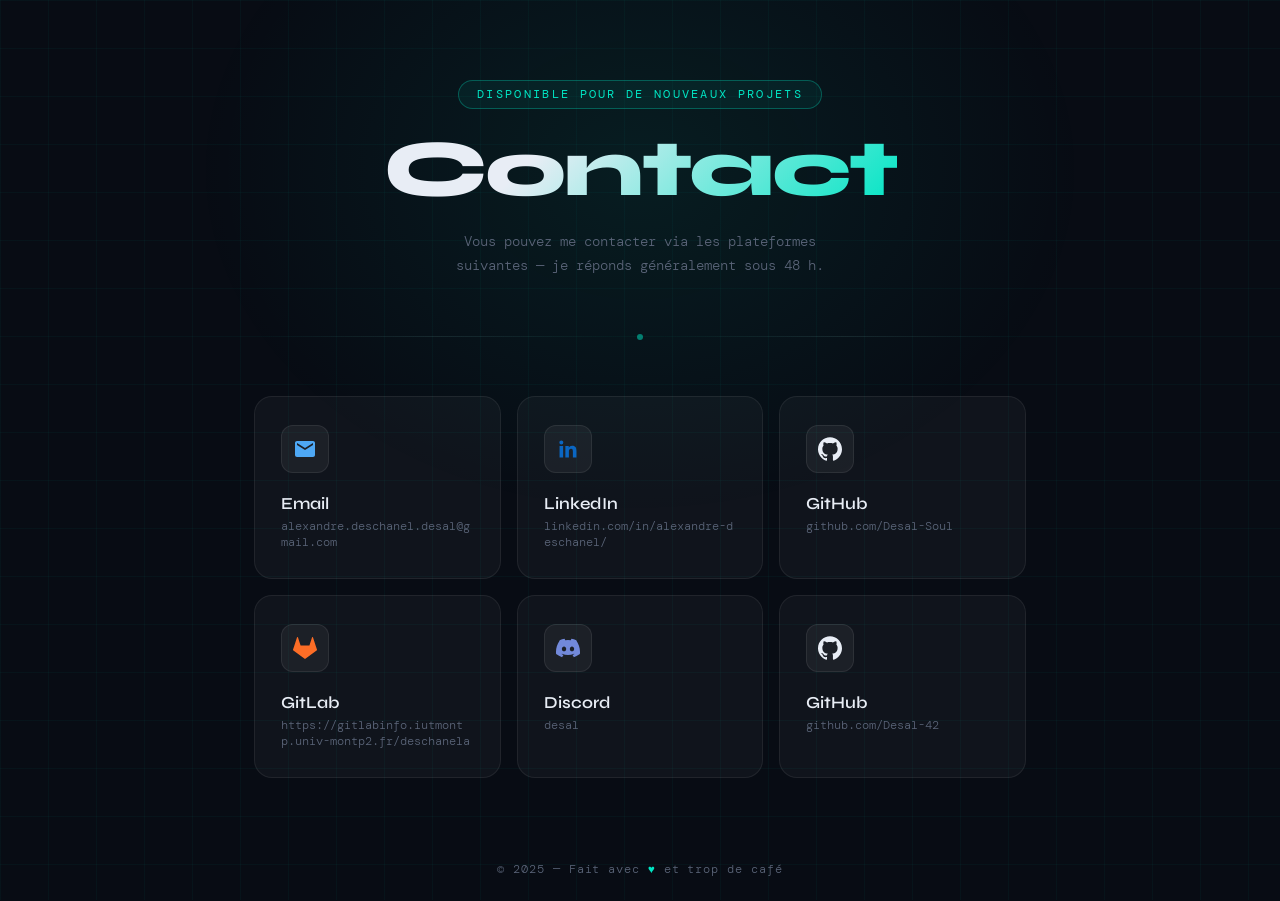
<file: ressources/documents/contact.html>
<!DOCTYPE html>
<html lang="fr">
<head>
  <meta charset="UTF-8" />
  <meta name="viewport" content="width=device-width, initial-scale=1.0" />
  <title>Contact — Portfolio</title>

  <!-- Google Fonts : Syne (titres) + DM Mono (labels) -->
  <link rel="preconnect" href="https://fonts.googleapis.com" />
  <link rel="preconnect" href="https://fonts.gstatic.com" crossorigin />
  <link href="https://fonts.googleapis.com/css2?family=Syne:wght@400;600;800&family=DM+Mono:wght@300;400;500&display=swap" rel="stylesheet" />

  <!-- ===================== STYLES ===================== -->
  <style>
    /* ── Variables ─────────────────────────────────────── */
    :root {
      --bg:         #080c14;
      --bg-card:    rgba(255,255,255,0.035);
      --bg-hover:   rgba(255,255,255,0.07);
      --border:     rgba(255,255,255,0.07);
      --border-hover: rgba(0,229,196,0.5);
      --accent:     #00e5c4;
      --accent-dim: rgba(0,229,196,0.12);
      --text:       #e8edf5;
      --muted:      #5a6478;
      --radius:     18px;

      /* couleurs par plateforme */
      --c-email:   #4ea8f5;
      --c-linkedin:#0a66c2;
      --c-github:  #e8edf5;
      --c-gitlab:  #fc6d26;
      --c-discord: #7289da;
    }

    /* ── Reset & base ───────────────────────────────────── */
    *, *::before, *::after { box-sizing: border-box; margin: 0; padding: 0; }

    html { scroll-behavior: smooth; }

    body {
      font-family: 'DM Mono', monospace;
      background: var(--bg);
      color: var(--text);
      min-height: 100vh;
      display: flex;
      flex-direction: column;
      align-items: center;
      overflow-x: hidden;
    }

    /* ── Fond : grille + glow central ──────────────────── */
    body::before {
      content: '';
      position: fixed;
      inset: 0;
      background-image:
        linear-gradient(rgba(0,229,196,.04) 1px, transparent 1px),
        linear-gradient(90deg, rgba(0,229,196,.04) 1px, transparent 1px);
      background-size: 48px 48px;
      pointer-events: none;
      z-index: 0;
    }

    body::after {
      content: '';
      position: fixed;
      top: -20vh;
      left: 50%;
      transform: translateX(-50%);
      width: 900px;
      height: 700px;
      background: radial-gradient(ellipse, rgba(0,229,196,0.08) 0%, transparent 70%);
      pointer-events: none;
      z-index: 0;
    }

    /* ── Wrapper principal ──────────────────────────────── */
    .page {
      position: relative;
      z-index: 1;
      width: 100%;
      max-width: 820px;
      padding: 80px 24px 60px;
      display: flex;
      flex-direction: column;
      align-items: center;
      gap: 56px;
    }

    /* ── Header ─────────────────────────────────────────── */
    .header {
      text-align: center;
      display: flex;
      flex-direction: column;
      align-items: center;
      gap: 20px;
      animation: fadeUp .7s ease both;
    }

    .header__badge {
      font-size: .72rem;
      letter-spacing: .2em;
      text-transform: uppercase;
      color: var(--accent);
      border: 1px solid rgba(0,229,196,0.3);
      padding: 6px 18px;
      border-radius: 99px;
      background: rgba(0,229,196,0.06);
    }

    .header__title {
      font-family: 'Syne', sans-serif;
      font-size: clamp(2.8rem, 8vw, 5rem);
      font-weight: 800;
      line-height: 1.0;
      letter-spacing: -.03em;
      /* dégradé texte */
      background: linear-gradient(135deg, #e8edf5 30%, var(--accent) 100%);
      -webkit-background-clip: text;
      -webkit-text-fill-color: transparent;
      background-clip: text;
    }

    .header__sub {
      font-size: .9rem;
      color: var(--muted);
      max-width: 420px;
      line-height: 1.7;
      font-weight: 300;
    }

    /* ── Grille de cartes ────────────────────────────────── */
    .grid {
      display: grid;
      grid-template-columns: repeat(auto-fit, minmax(220px, 1fr));
      gap: 16px;
      width: 100%;
    }

    /* ── Carte de contact ───────────────────────────────── */
    .card {
      position: relative;
      display: flex;
      flex-direction: column;
      align-items: flex-start;
      gap: 20px;
      padding: 28px 26px;
      background: var(--bg-card);
      border: 1px solid var(--border);
      border-radius: var(--radius);
      text-decoration: none;
      color: var(--text);
      overflow: hidden;
      cursor: pointer;
      transition:
        background .3s ease,
        border-color .3s ease,
        transform .35s cubic-bezier(.22,1,.36,1),
        box-shadow .3s ease;

      /* animation d'entrée décalée — définie via JS */
      opacity: 0;
      transform: translateY(28px);
    }

    .card.visible {
      animation: cardIn .55s cubic-bezier(.22,1,.36,1) both;
    }

    .card:hover {
      background: var(--bg-hover);
      border-color: var(--border-hover);
      transform: translateY(-6px) scale(1.02);
      box-shadow:
        0 20px 60px rgba(0,0,0,0.5),
        0 0 30px rgba(0,229,196,0.07);
    }

    /* Ligne lumineuse en haut de la carte au hover */
    .card::before {
      content: '';
      position: absolute;
      top: 0; left: 0; right: 0;
      height: 2px;
      background: linear-gradient(90deg, transparent, var(--platform-color, var(--accent)), transparent);
      opacity: 0;
      transition: opacity .3s;
    }

    .card:hover::before { opacity: 1; }

    /* Glow de fond subtil */
    .card::after {
      content: '';
      position: absolute;
      inset: 0;
      border-radius: var(--radius);
      background: radial-gradient(ellipse at top left, var(--platform-color, var(--accent)), transparent 70%);
      opacity: 0;
      transition: opacity .4s;
    }

    .card:hover::after { opacity: .06; }

    /* ── Icône ──────────────────────────────────────────── */
    .card__icon-wrap {
      width: 48px;
      height: 48px;
      border-radius: 12px;
      background: rgba(255,255,255,0.05);
      border: 1px solid rgba(255,255,255,0.08);
      display: flex;
      align-items: center;
      justify-content: center;
      flex-shrink: 0;
      transition: background .3s, border-color .3s;
      position: relative;
      z-index: 1;
    }

    .card:hover .card__icon-wrap {
      background: var(--accent-dim);
      border-color: rgba(0,229,196,0.3);
    }

    .card__icon-wrap svg {
      width: 24px;
      height: 24px;
      fill: var(--platform-color, var(--accent));
      transition: transform .35s cubic-bezier(.22,1,.36,1);
    }

    .card:hover .card__icon-wrap svg { transform: scale(1.18); }

    /* ── Texte ──────────────────────────────────────────── */
    .card__body { position: relative; z-index: 1; }

    .card__platform {
      font-family: 'Syne', sans-serif;
      font-size: 1.05rem;
      font-weight: 600;
      color: var(--text);
      margin-bottom: 4px;
    }

    .card__value {
      font-size: .78rem;
      color: var(--muted);
      font-weight: 300;
      word-break: break-all;
    }

    /* ── Flèche ─────────────────────────────────────────── */
    .card__arrow {
      position: absolute;
      bottom: 22px;
      right: 22px;
      width: 22px;
      height: 22px;
      opacity: 0;
      transform: translate(-6px, 6px);
      transition:
        opacity .3s ease,
        transform .35s cubic-bezier(.22,1,.36,1);
      z-index: 1;
    }

    .card__arrow svg {
      width: 100%;
      height: 100%;
      stroke: var(--accent);
      fill: none;
      stroke-width: 2;
      stroke-linecap: round;
      stroke-linejoin: round;
    }

    .card:hover .card__arrow {
      opacity: 1;
      transform: translate(0, 0);
    }

    /* ── Séparateur décoratif ────────────────────────────── */
    .divider {
      width: 100%;
      display: flex;
      align-items: center;
      gap: 16px;
      animation: fadeUp .7s .2s ease both;
    }

    .divider__line {
      flex: 1;
      height: 1px;
      background: linear-gradient(90deg, transparent, var(--border), transparent);
    }

    .divider__dot {
      width: 6px;
      height: 6px;
      border-radius: 50%;
      background: var(--accent);
      opacity: .5;
    }

    /* ── Footer ─────────────────────────────────────────── */
    footer {
      position: relative;
      z-index: 1;
      padding: 24px;
      text-align: center;
      font-size: .72rem;
      color: var(--muted);
      letter-spacing: .08em;
      font-weight: 300;
      animation: fadeUp .7s .5s ease both;
    }

    footer span { color: var(--accent); }

    /* ── Keyframes ──────────────────────────────────────── */
    @keyframes fadeUp {
      from { opacity: 0; transform: translateY(20px); }
      to   { opacity: 1; transform: translateY(0); }
    }

    @keyframes cardIn {
      from { opacity: 0; transform: translateY(28px); }
      to   { opacity: 1; transform: translateY(0); }
    }

    /* ── Responsive ─────────────────────────────────────── */
    @media (max-width: 500px) {
      .page { padding: 60px 16px 40px; gap: 40px; }
      .grid { grid-template-columns: 1fr; }
    }
  </style>
</head>

<body>

  <!-- ===================== PAGE ===================== -->
  <main class="page">

    <!-- ── Header ── -->
    <header class="header">
      <div class="header__badge">Disponible pour de nouveaux projets</div>
      <h1 class="header__title">Contact</h1>
      <p class="header__sub">
        Vous pouvez me contacter via les plateformes suivantes —
        je réponds généralement sous 48 h.
      </p>
    </header>

    <!-- ── Divider ── -->
    <div class="divider">
      <div class="divider__line"></div>
      <div class="divider__dot"></div>
      <div class="divider__line"></div>
    </div>

    <!-- ── Grille de contacts ── -->
    <section class="grid" aria-label="Liens de contact">

      <!-- Email -->
      <a class="card"
         href="mailto:alexandre.deschanel.desal@gmail.com"
         style="--platform-color: var(--c-email)"
         aria-label="Envoyer un email"
         data-delay="0">
        <div class="card__icon-wrap">
          <!-- Icône Mail -->
          <svg viewBox="0 0 24 24" xmlns="http://www.w3.org/2000/svg" aria-hidden="true">
            <path d="M20 4H4c-1.1 0-2 .9-2 2v12c0 1.1.9 2 2 2h16c1.1 0 2-.9
                     2-2V6c0-1.1-.9-2-2-2zm0 4-8 5-8-5V6l8 5 8-5v2z"/>
          </svg>
        </div>
        <div class="card__body">
          <div class="card__platform">Email</div>
          <div class="card__value">alexandre.deschanel.desal@gmail.com</div>
        </div>
        <div class="card__arrow">
          <svg viewBox="0 0 24 24"><line x1="5" y1="12" x2="19" y2="12"/><polyline points="12 5 19 12 12 19"/></svg>
        </div>
      </a>

      <!-- LinkedIn -->
      <a class="card"
         href="https://www.linkedin.com/in/alexandre-deschanel/"
         target="_blank" rel="noopener noreferrer"
         style="--platform-color: var(--c-linkedin)"
         aria-label="Profil LinkedIn"
         data-delay="1">
        <div class="card__icon-wrap">
          <!-- Icône LinkedIn -->
          <svg viewBox="0 0 24 24" xmlns="http://www.w3.org/2000/svg" aria-hidden="true">
            <path d="M20.447 20.452H16.89v-5.569c0-1.328-.027-3.037-1.852-3.037
                     -1.853 0-2.136 1.445-2.136 2.939v5.667H9.351V9h3.414v1.561h.046
                     c.477-.9 1.637-1.85 3.37-1.85 3.601 0 4.267 2.37 4.267 5.455v6.286z
                     M5.337 7.433a1.98 1.98 0 0 1-1.984-1.98c0-1.093.89-1.98 1.984-1.98
                     1.093 0 1.98.887 1.98 1.98a1.98 1.98 0 0 1-1.98 1.98z
                     M7.119 20.452H3.555V9h3.564v11.452z"/>
          </svg>
        </div>
        <div class="card__body">
          <div class="card__platform">LinkedIn</div>
          <div class="card__value">linkedin.com/in/alexandre-deschanel/</div>
        </div>
        <div class="card__arrow">
          <svg viewBox="0 0 24 24"><line x1="5" y1="12" x2="19" y2="12"/><polyline points="12 5 19 12 12 19"/></svg>
        </div>
      </a>

      <!-- GitHub -->
      <a class="card"
         href="https://github.com/Desal-Soul"
         target="_blank" rel="noopener noreferrer"
         style="--platform-color: var(--c-github)"
         aria-label="Profil GitHub"
         data-delay="2">
        <div class="card__icon-wrap">
          <!-- Icône GitHub -->
          <svg viewBox="0 0 24 24" xmlns="http://www.w3.org/2000/svg" aria-hidden="true">
            <path d="M12 .297c-6.63 0-12 5.373-12 12 0 5.303 3.438 9.8
                     8.205 11.385.6.113.82-.258.82-.577 0-.285-.01-1.04-.015-2.04
                     -3.338.724-4.042-1.61-4.042-1.61C4.422 18.07 3.633 17.7
                     3.633 17.7c-1.087-.744.084-.729.084-.729 1.205.084 1.838
                     1.236 1.838 1.236 1.07 1.835 2.809 1.305 3.495.998.108-.776
                     .417-1.305.76-1.605-2.665-.3-5.466-1.332-5.466-5.93
                     0-1.31.465-2.38 1.235-3.22-.135-.303-.54-1.523.105-3.176
                     0 0 1.005-.322 3.3 1.23.96-.267 1.98-.399 3-.405
                     1.02.006 2.04.138 3 .405 2.28-1.552 3.285-1.23 3.285-1.23
                     .645 1.653.24 2.873.12 3.176.765.84 1.23 1.91 1.23
                     3.22 0 4.61-2.805 5.625-5.475 5.92.42.36.81 1.096.81
                     2.22 0 1.606-.015 2.896-.015 3.286 0 .315.21.69.825.57
                     C20.565 22.092 24 17.592 24 12.297c0-6.627-5.373-12-12-12"/>
          </svg>
        </div>
        <div class="card__body">
          <div class="card__platform">GitHub</div>
          <div class="card__value">github.com/Desal-Soul</div>
        </div>
        <div class="card__arrow">
          <svg viewBox="0 0 24 24"><line x1="5" y1="12" x2="19" y2="12"/><polyline points="12 5 19 12 12 19"/></svg>
        </div>
      </a>

      <!-- GitLab -->
      <a class="card"
         href="https://gitlabinfo.iutmontp.univ-montp2.fr/deschanela"
         target="_blank" rel="noopener noreferrer"
         style="--platform-color: var(--c-gitlab)"
         aria-label="Profil GitLab"
         data-delay="3">
        <div class="card__icon-wrap">
          <!-- Icône GitLab -->
          <svg viewBox="0 0 24 24" xmlns="http://www.w3.org/2000/svg" aria-hidden="true">
            <path d="M23.955 13.587l-1.342-4.135-2.664-8.189a.455.455 0 0 0-.867
                     0L16.418 9.45H7.582L4.918 1.263a.455.455 0 0 0-.867
                     0L1.387 9.452.045 13.587a.924.924 0 0 0 .331 1.023L12
                     23.054l11.623-8.443a.92.92 0 0 0 .332-1.024"/>
          </svg>
        </div>
        <div class="card__body">
          <div class="card__platform">GitLab</div>
          <div class="card__value">https://gitlabinfo.iutmontp.univ-montp2.fr/deschanela</div>
        </div>
        <div class="card__arrow">
          <svg viewBox="0 0 24 24"><line x1="5" y1="12" x2="19" y2="12"/><polyline points="12 5 19 12 12 19"/></svg>
        </div>
      </a>

      <!-- Discord -->
      <a class="card"
         href="https://discord.com/users/484845929447292980"
         target="_blank" rel="noopener noreferrer"
         style="--platform-color: var(--c-discord)"
         aria-label="Profil Discord"
         data-delay="4">
        <div class="card__icon-wrap">
          <!-- Icône Discord -->
          <svg viewBox="0 0 24 24" xmlns="http://www.w3.org/2000/svg" aria-hidden="true">
            <path d="M20.317 4.37a19.791 19.791 0 0 0-4.885-1.515.074.074
                     0 0 0-.079.037c-.21.375-.444.864-.608 1.25a18.27 18.27
                     0 0 0-5.487 0 12.64 12.64 0 0 0-.617-1.25.077.077 0 0
                     0-.079-.037A19.736 19.736 0 0 0 3.677 4.37a.07.07 0 0
                     0-.032.027C.533 9.046-.32 13.58.099 18.057a.082.082 0 0
                     0 .031.057 19.9 19.9 0 0 0 5.993 3.03.078.078 0 0 0
                     .084-.028 14.09 14.09 0 0 0 1.226-1.994.076.076 0 0 0
                     -.041-.106 13.107 13.107 0 0 1-1.872-.892.077.077 0 0
                     1-.008-.128 10.2 10.2 0 0 0 .372-.292.074.074 0 0 1
                     .077-.01c3.928 1.793 8.18 1.793 12.062 0a.074.074 0 0 1
                     .078.01c.12.098.246.198.373.292a.077.077 0 0 1-.006.127
                     12.299 12.299 0 0 1-1.873.892.077.077 0 0 0-.041.107
                     c.36.698.772 1.362 1.225 1.993a.076.076 0 0 0 .084.028
                     19.839 19.839 0 0 0 6.002-3.03.077.077 0 0 0 .032-.054
                     c.5-5.177-.838-9.674-3.549-13.66a.061.061 0 0 0-.031-.03z
                     M8.02 15.33c-1.183 0-2.157-1.085-2.157-2.419 0-1.333.956
                     -2.419 2.157-2.419 1.21 0 2.176 1.096 2.157 2.42 0
                     1.333-.956 2.418-2.157 2.418zm7.975 0c-1.183 0-2.157-1.085
                     -2.157-2.419 0-1.333.955-2.419 2.157-2.419 1.21 0
                     2.176 1.096 2.157 2.42 0 1.333-.946 2.418-2.157 2.418z"/>
          </svg>
        </div>
        <div class="card__body">
          <div class="card__platform">Discord</div>
          <div class="card__value">desal</div>
        </div>
        <div class="card__arrow">
          <svg viewBox="0 0 24 24"><line x1="5" y1="12" x2="19" y2="12"/><polyline points="12 5 19 12 12 19"/></svg>
        </div>
      </a>

      <!-- GitHub -->
      <a class="card"
           href="https://github.com/Desal-42"
           target="_blank" rel="noopener noreferrer"
           style="--platform-color: var(--c-github)"
           aria-label="Profil GitHub"
           data-delay="2">
            <div class="card__icon-wrap">
                <!-- Icône GitHub -->
                <svg viewBox="0 0 24 24" xmlns="http://www.w3.org/2000/svg" aria-hidden="true">
                    <path d="M12 .297c-6.63 0-12 5.373-12 12 0 5.303 3.438 9.8
                     8.205 11.385.6.113.82-.258.82-.577 0-.285-.01-1.04-.015-2.04
                     -3.338.724-4.042-1.61-4.042-1.61C4.422 18.07 3.633 17.7
                     3.633 17.7c-1.087-.744.084-.729.084-.729 1.205.084 1.838
                     1.236 1.838 1.236 1.07 1.835 2.809 1.305 3.495.998.108-.776
                     .417-1.305.76-1.605-2.665-.3-5.466-1.332-5.466-5.93
                     0-1.31.465-2.38 1.235-3.22-.135-.303-.54-1.523.105-3.176
                     0 0 1.005-.322 3.3 1.23.96-.267 1.98-.399 3-.405
                     1.02.006 2.04.138 3 .405 2.28-1.552 3.285-1.23 3.285-1.23
                     .645 1.653.24 2.873.12 3.176.765.84 1.23 1.91 1.23
                     3.22 0 4.61-2.805 5.625-5.475 5.92.42.36.81 1.096.81
                     2.22 0 1.606-.015 2.896-.015 3.286 0 .315.21.69.825.57
                     C20.565 22.092 24 17.592 24 12.297c0-6.627-5.373-12-12-12"/>
                </svg>
            </div>
            <div class="card__body">
                <div class="card__platform">GitHub</div>
                <div class="card__value">github.com/Desal-42</div>
            </div>
            <div class="card__arrow">
                <svg viewBox="0 0 24 24"><line x1="5" y1="12" x2="19" y2="12"/><polyline points="12 5 19 12 12 19"/></svg>
            </div>
        </a>
    </section>
    <!-- /grid -->

  </main>
  <!-- /page -->

  <!-- ── Footer ── -->
  <footer>
    &copy; 2025 — Fait avec <span>&#9829;</span> et trop de café
  </footer>

  <!-- ===================== SCRIPT ===================== -->
  <script>
    /**
     * Animation d'entrée des cartes avec délai échelonné
     * Utilise IntersectionObserver pour déclencher l'animation
     * uniquement quand chaque carte entre dans le viewport.
     */
    document.addEventListener('DOMContentLoaded', () => {

      const cards = document.querySelectorAll('.card');

      const observer = new IntersectionObserver((entries) => {
        entries.forEach(entry => {
          if (entry.isIntersecting) {
            const card  = entry.target;
            const delay = parseInt(card.dataset.delay || '0', 10) * 90; // ms entre chaque carte
            card.style.animationDelay = delay + 'ms';
            card.classList.add('visible');
            observer.unobserve(card); // ne déclencher qu'une fois
          }
        });
      }, { threshold: 0.15 });

      cards.forEach(card => observer.observe(card));

      /**
       * Effet de "tilt" léger au mouvement de la souris sur les cartes
       * (désactivé sur écran tactile)
       */
      if (window.matchMedia('(hover: hover)').matches) {
        cards.forEach(card => {
          card.addEventListener('mousemove', (e) => {
            const rect   = card.getBoundingClientRect();
            const cx     = rect.left + rect.width  / 2;
            const cy     = rect.top  + rect.height / 2;
            const dx     = (e.clientX - cx) / (rect.width  / 2); // -1 à 1
            const dy     = (e.clientY - cy) / (rect.height / 2); // -1 à 1
            const rotX   =  dy * -5;   // degrés
            const rotY   =  dx *  5;
            card.style.transform =
              `perspective(600px) rotateX(${rotX}deg) rotateY(${rotY}deg) translateY(-6px) scale(1.02)`;
          });

          card.addEventListener('mouseleave', () => {
            card.style.transform = '';
          });
        });
      }

    });
  </script>

</body>
</html>
</file>
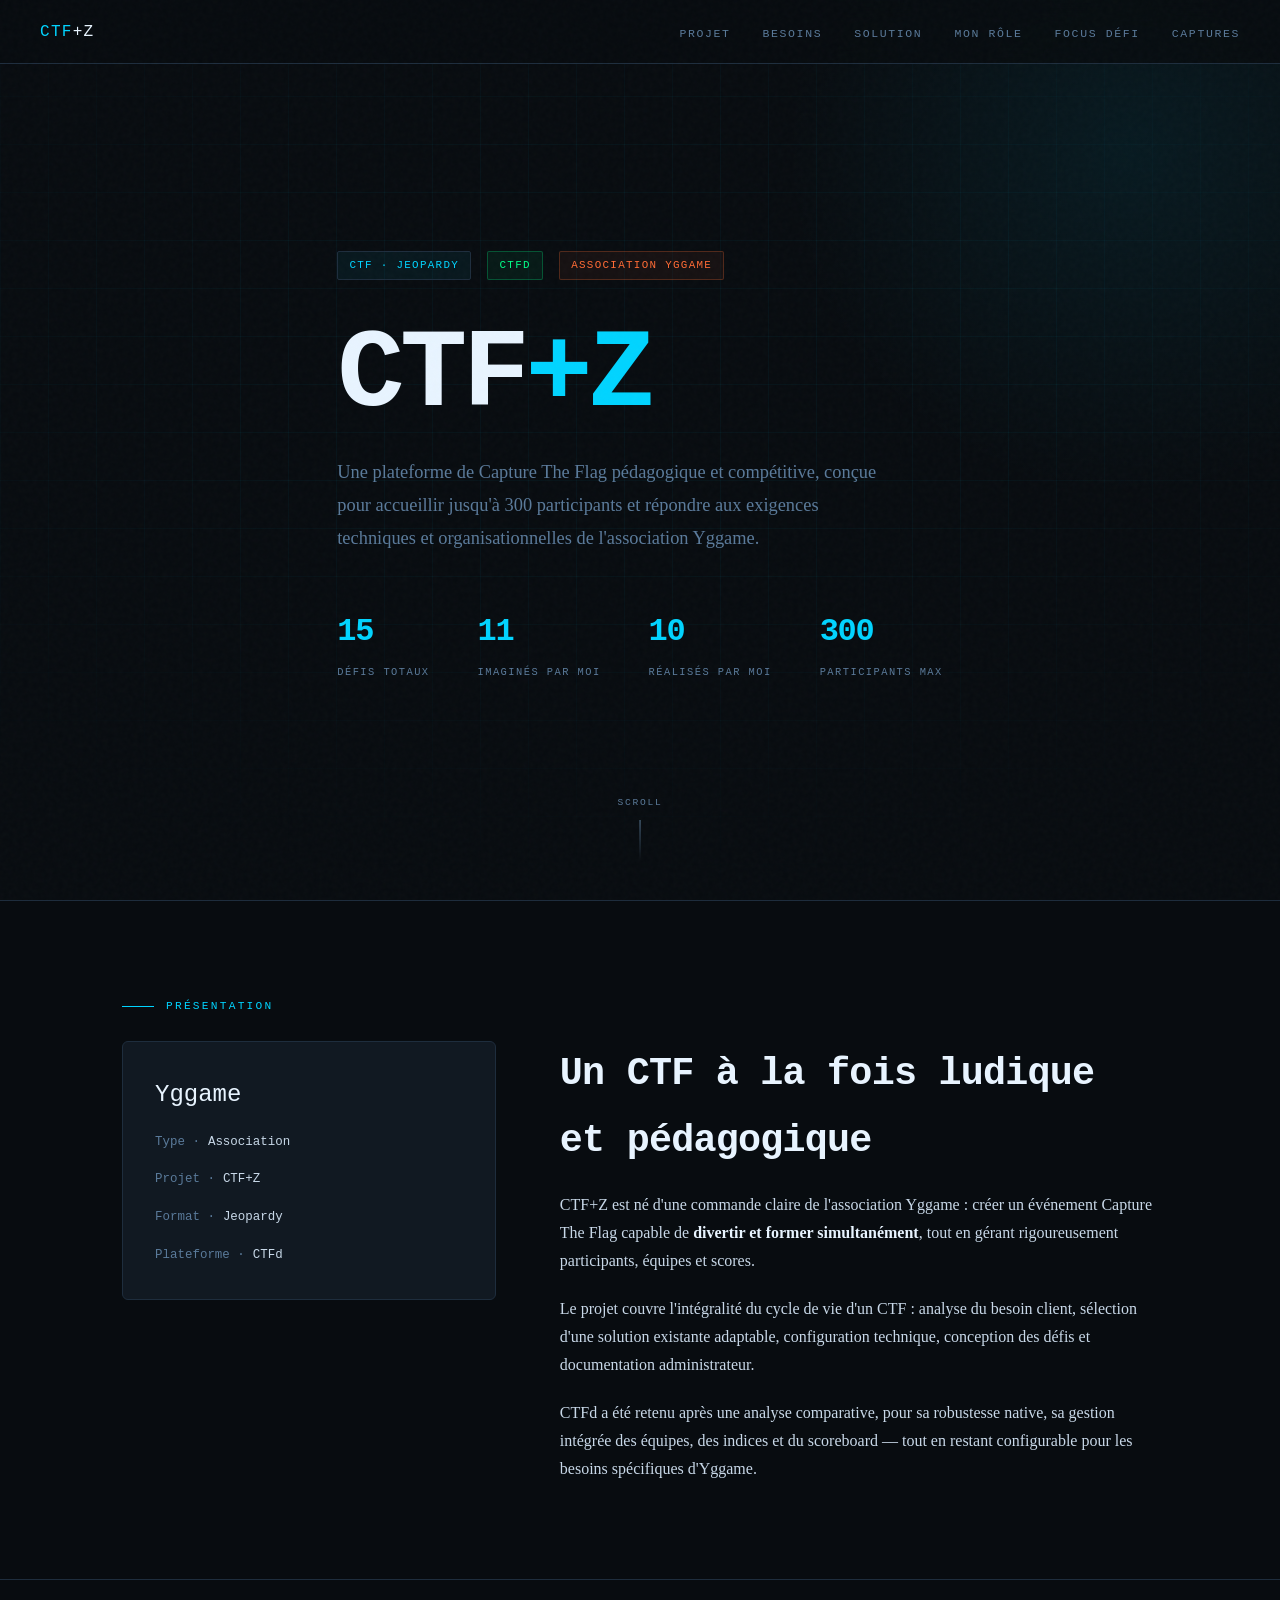
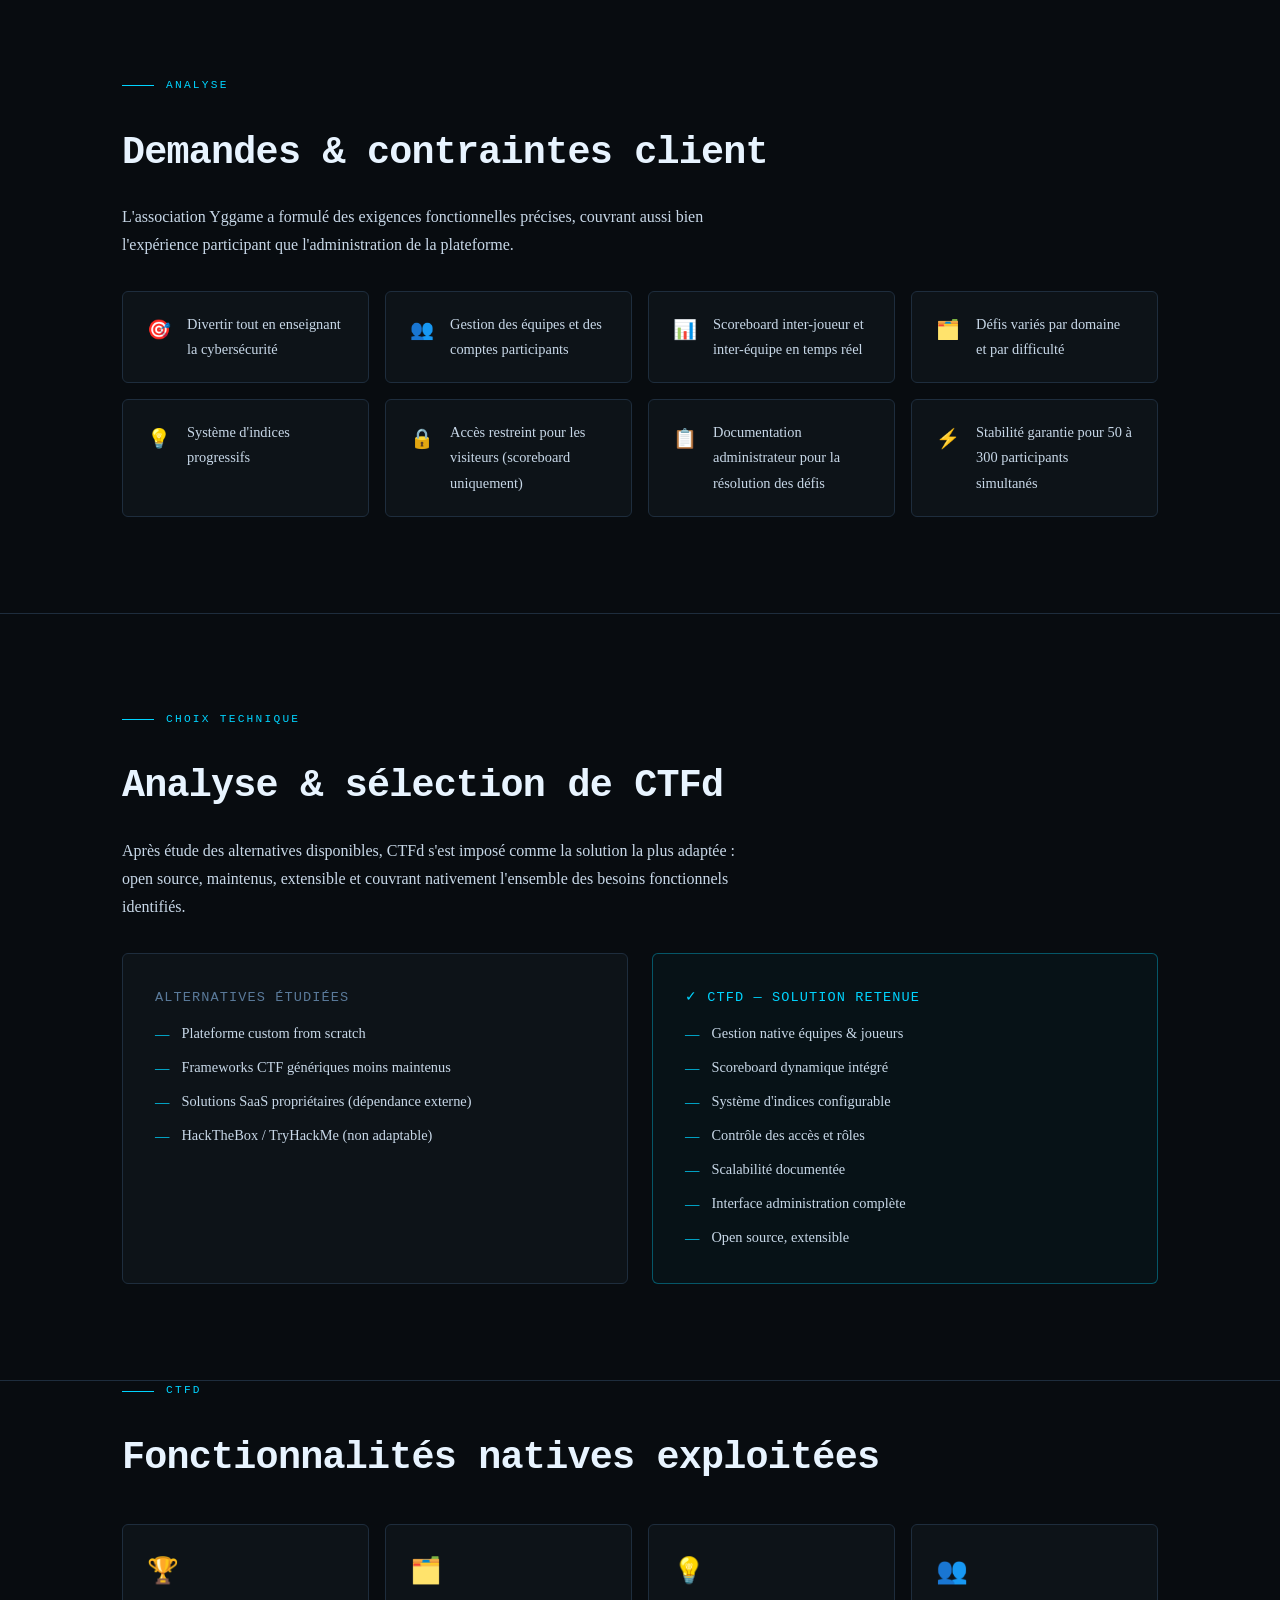
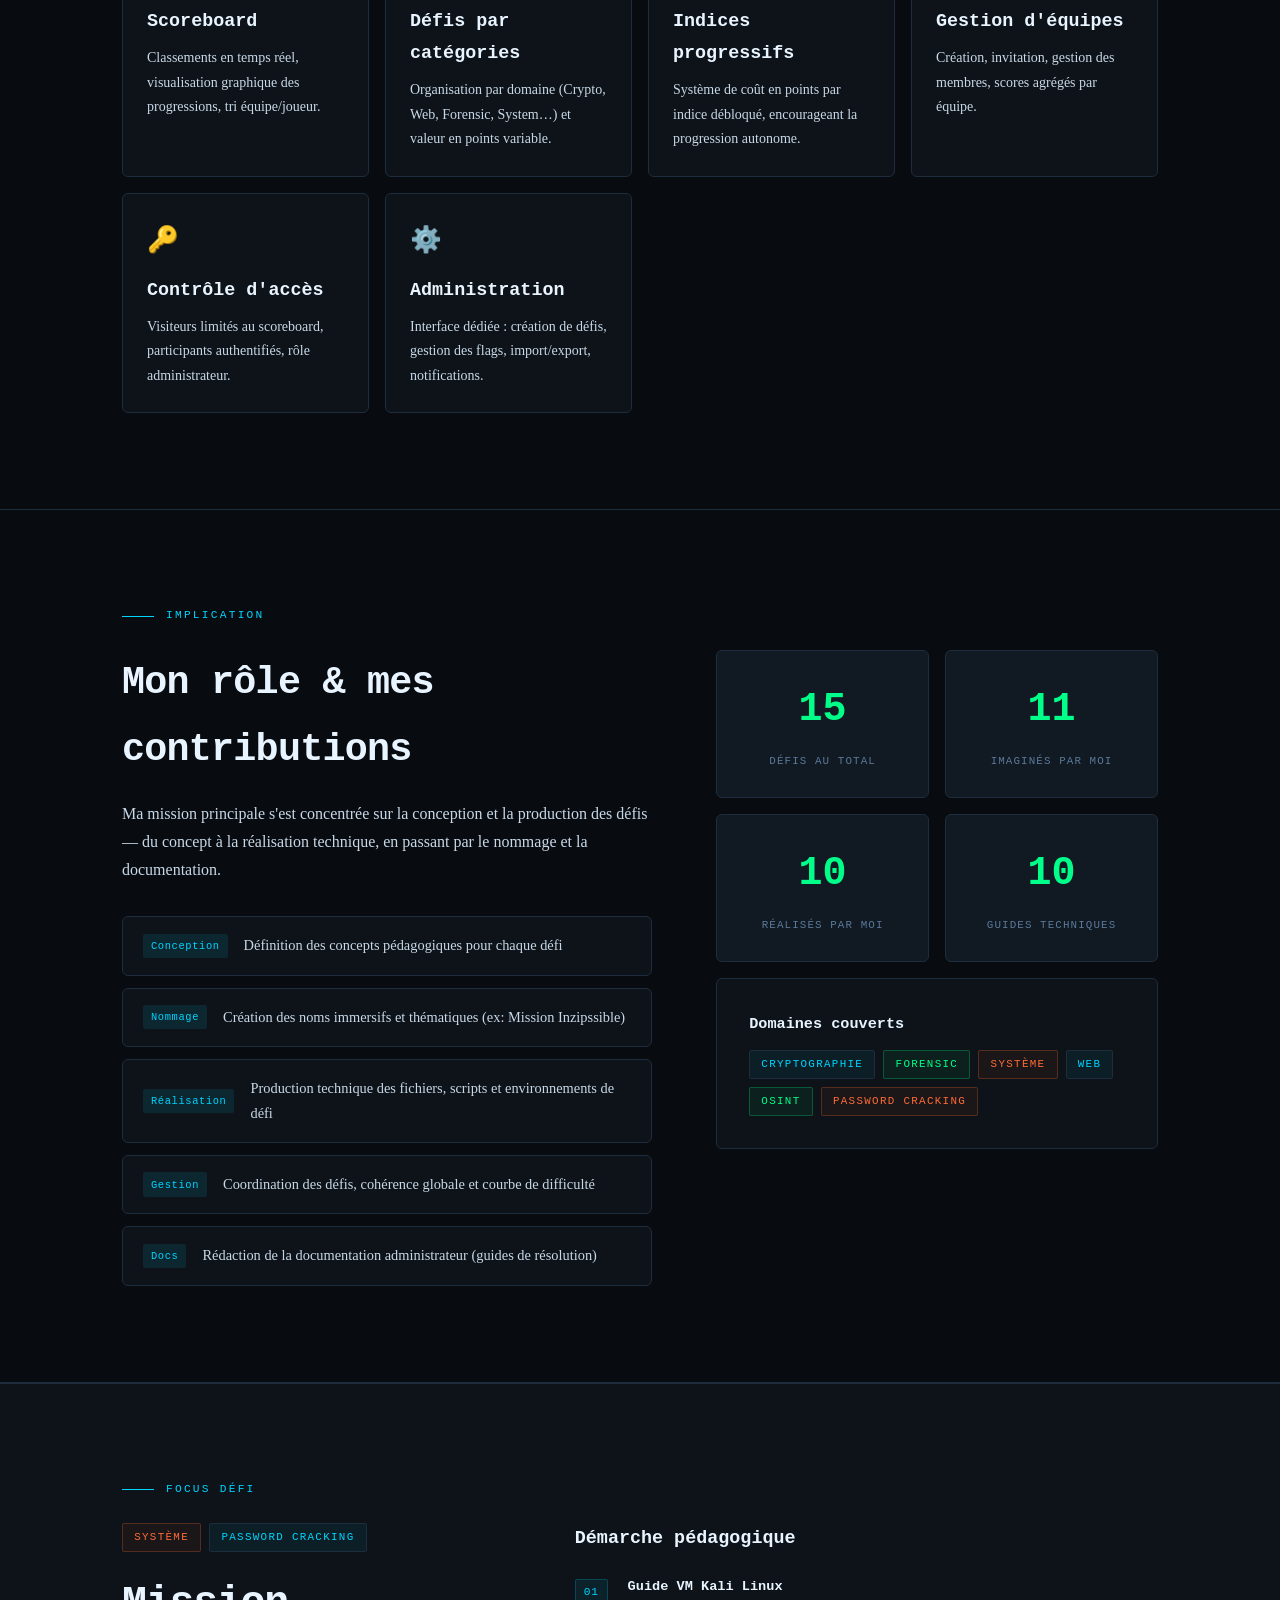
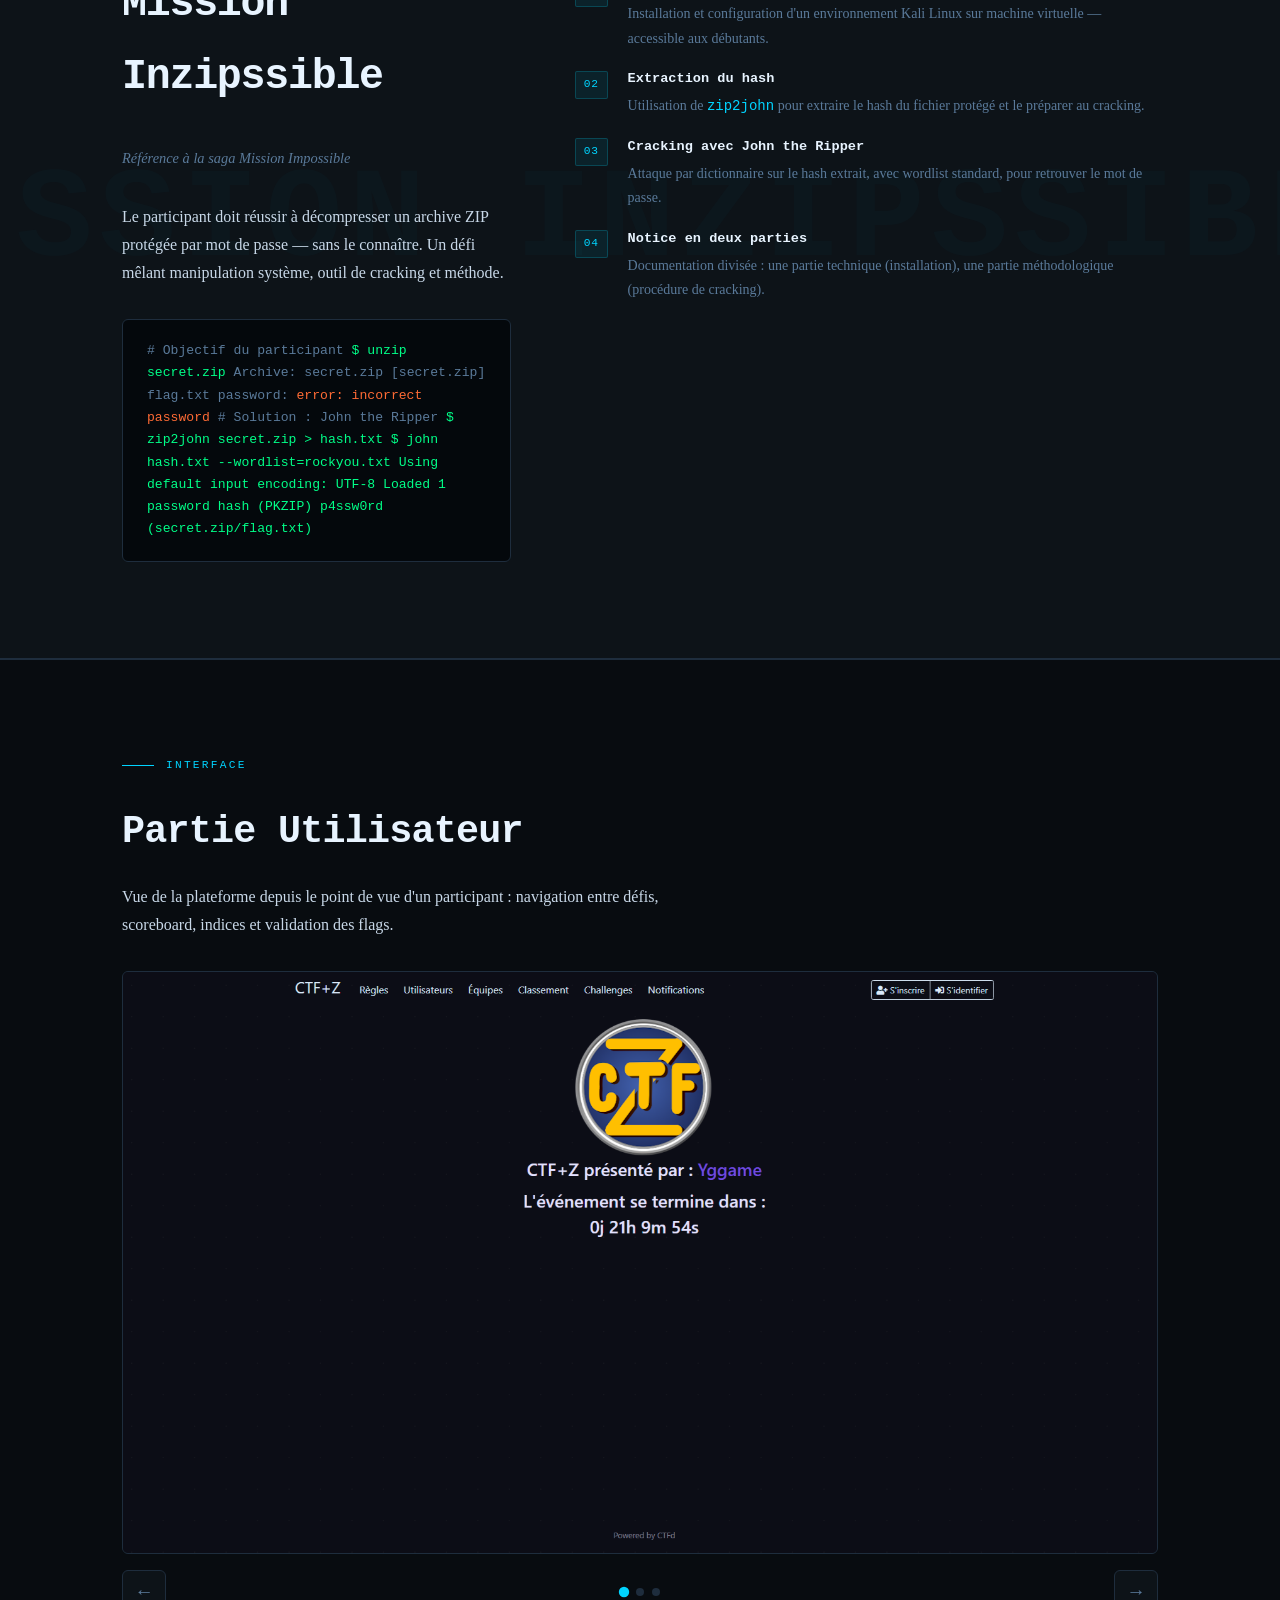
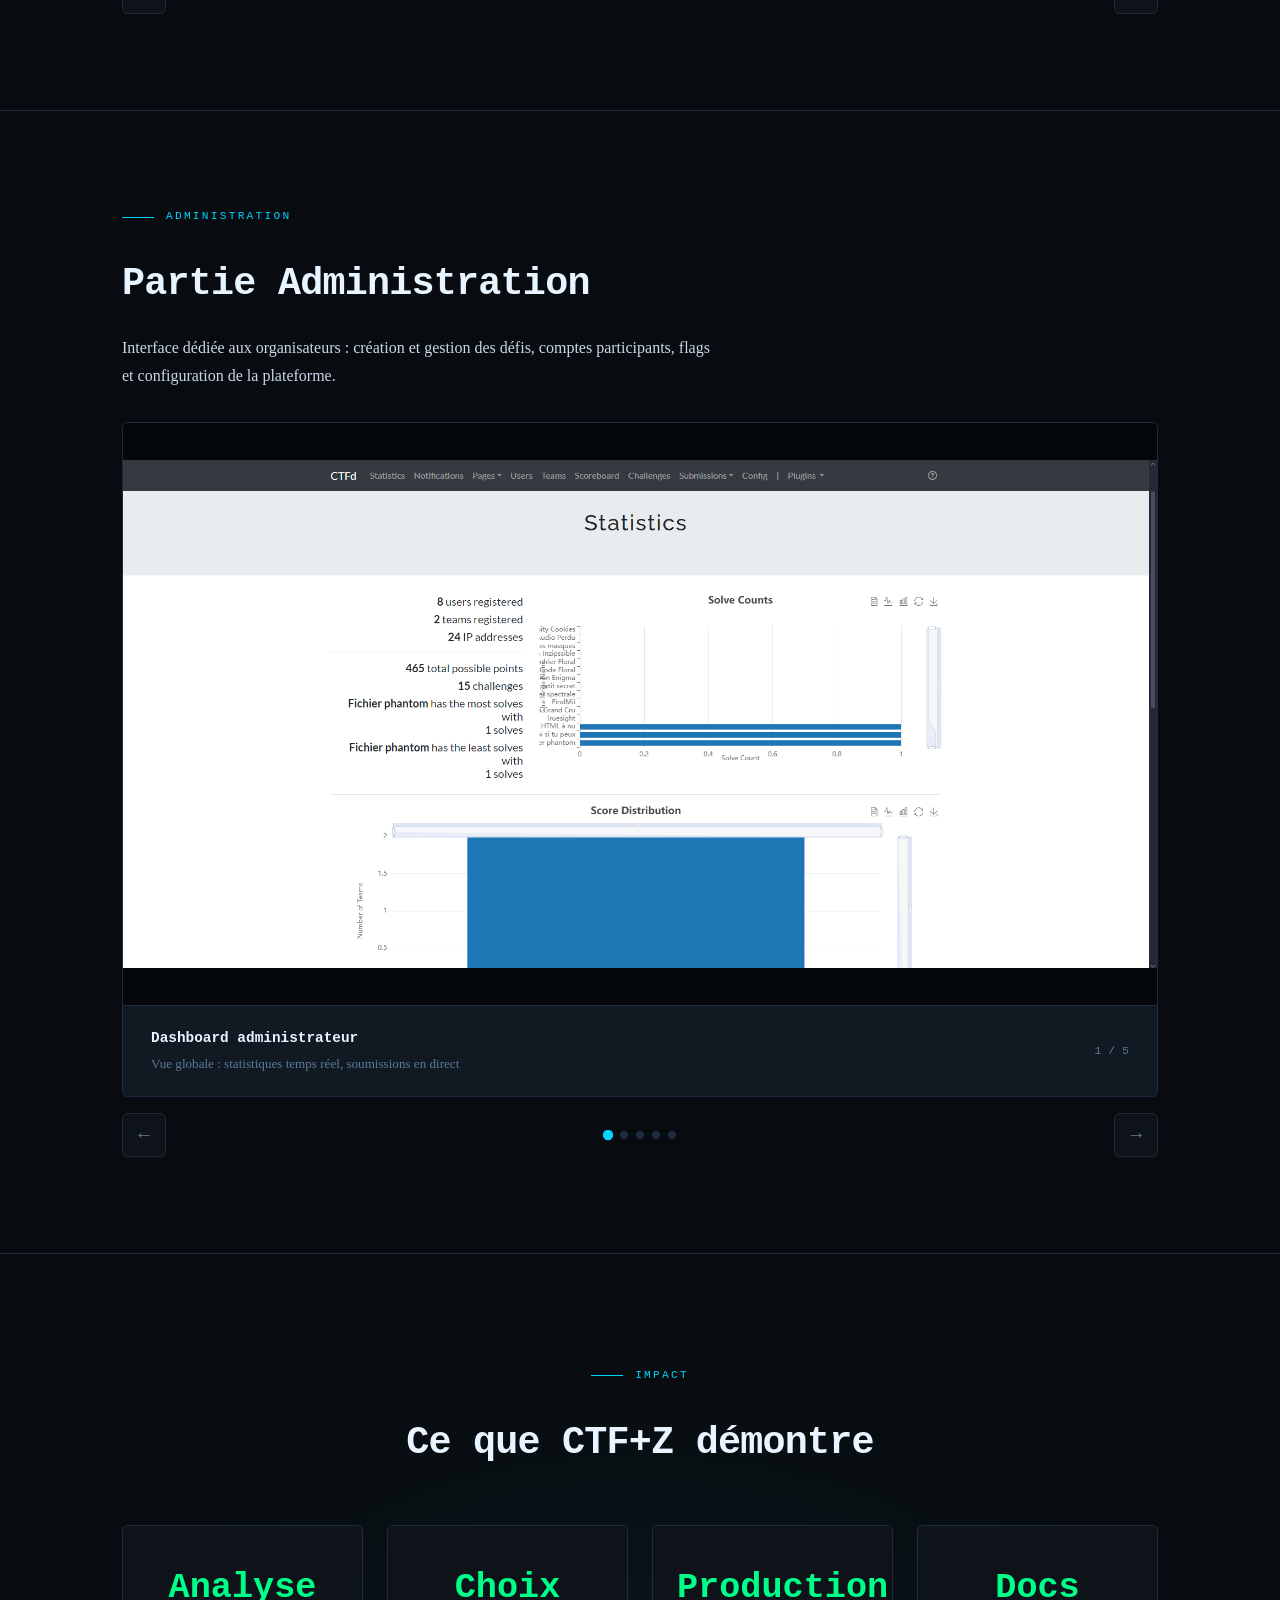
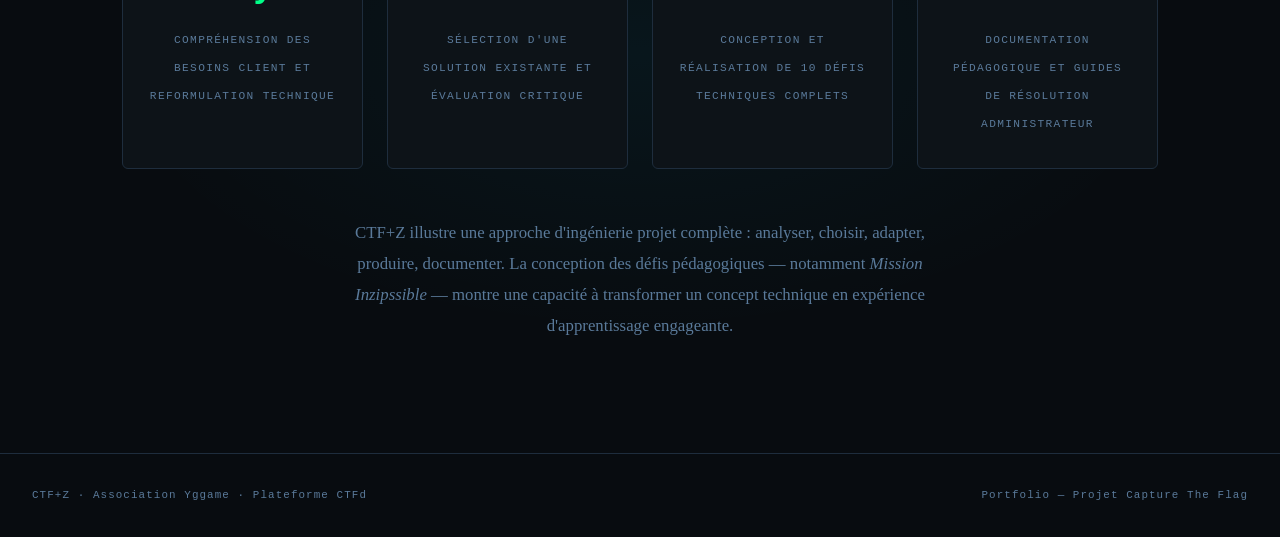
<file: ressources/documents/ctf2024.html>
<!DOCTYPE html>
<html lang="fr">
<head>
    <meta charset="UTF-8" />
    <meta name="viewport" content="width=device-width, initial-scale=1.0" />
    <title>CTF+Z — Portfolio</title>
    <style>
        /* =========================================================
           VARIABLES & RESET
        ========================================================= */
        :root {
            --bg:        #080c10;
            --surface:   #0d1318;
            --surface2:  #111922;
            --border:    #1e2d3d;
            --accent:    #00d4ff;
            --accent2:   #00ff88;
            --accent3:   #ff6b35;
            --text:      #c8d8e8;
            --text-dim:  #5a7a9a;
            --text-head: #e8f4ff;
            --font-head: 'Courier New', Courier, monospace;
            --font-body: Georgia, 'Times New Roman', serif;
            --radius:    6px;
            --glow:      0 0 24px rgba(0,212,255,.18);
        }

        *, *::before, *::after { box-sizing: border-box; margin: 0; padding: 0; }

        html { scroll-behavior: smooth; }

        body {
            background: var(--bg);
            color: var(--text);
            font-family: var(--font-body);
            font-size: 1rem;
            line-height: 1.75;
            overflow-x: hidden;
        }

        /* =========================================================
           NOISE OVERLAY
        ========================================================= */
        body::before {
            content: '';
            position: fixed; inset: 0;
            background-image: url("data:image/svg+xml,%3Csvg viewBox='0 0 200 200' xmlns='http://www.w3.org/2000/svg'%3E%3Cfilter id='n'%3E%3CfeTurbulence type='fractalNoise' baseFrequency='0.9' numOctaves='4' stitchTiles='stitch'/%3E%3C/filter%3E%3Crect width='100%25' height='100%25' filter='url(%23n)' opacity='1'/%3E%3C/svg%3E");
            opacity: .025;
            pointer-events: none;
            z-index: 1000;
        }

        /* =========================================================
           UTILITIES
        ========================================================= */
        .container { max-width: 1100px; margin: 0 auto; padding: 0 2rem; }

        .tag {
            display: inline-block;
            font-family: var(--font-head);
            font-size: .68rem;
            letter-spacing: .12em;
            text-transform: uppercase;
            padding: .25rem .7rem;
            border: 1px solid var(--border);
            border-radius: 2px;
            color: var(--accent);
            background: rgba(0,212,255,.06);
        }

        .tag.green  { color: var(--accent2); background: rgba(0,255,136,.06); border-color: rgba(0,255,136,.25); }
        .tag.orange { color: var(--accent3); background: rgba(255,107,53,.06); border-color: rgba(255,107,53,.25); }

        .section-label {
            font-family: var(--font-head);
            font-size: .7rem;
            letter-spacing: .2em;
            text-transform: uppercase;
            color: var(--accent);
            display: flex;
            align-items: center;
            gap: .75rem;
            margin-bottom: 1.5rem;
        }
        .section-label::before {
            content: '';
            display: block;
            width: 32px; height: 1px;
            background: var(--accent);
        }

        h2 {
            font-family: var(--font-head);
            font-size: clamp(1.6rem, 3vw, 2.4rem);
            color: var(--text-head);
            font-weight: 700;
            letter-spacing: -.02em;
            margin-bottom: 1rem;
        }

        h3 {
            font-family: var(--font-head);
            font-size: 1.15rem;
            color: var(--text-head);
            margin-bottom: .5rem;
        }

        p { color: var(--text); }

        section { padding: 6rem 0; }

        hr.divider {
            border: none;
            border-top: 1px solid var(--border);
            margin: 0;
        }

        /* =========================================================
           NAVIGATION
        ========================================================= */
        nav {
            position: fixed; top: 0; left: 0; right: 0;
            z-index: 900;
            display: flex;
            align-items: center;
            justify-content: space-between;
            padding: 1.1rem 2.5rem;
            background: rgba(8,12,16,.85);
            backdrop-filter: blur(12px);
            border-bottom: 1px solid var(--border);
        }

        .nav-brand {
            font-family: var(--font-head);
            font-size: 1rem;
            color: var(--text-head);
            letter-spacing: .08em;
        }
        .nav-brand span { color: var(--accent); }

        .nav-links {
            display: flex;
            gap: 2rem;
            list-style: none;
        }
        .nav-links a {
            font-family: var(--font-head);
            font-size: .72rem;
            letter-spacing: .14em;
            text-transform: uppercase;
            color: var(--text-dim);
            text-decoration: none;
            transition: color .2s;
        }
        .nav-links a:hover { color: var(--accent); }

        /* =========================================================
           HERO
        ========================================================= */
        #hero {
            min-height: 100vh;
            display: flex;
            align-items: center;
            position: relative;
            overflow: hidden;
            padding: 8rem 0 6rem;
        }

        /* Grid background */
        #hero::before {
            content: '';
            position: absolute; inset: 0;
            background-image:
                    linear-gradient(rgba(0,212,255,.04) 1px, transparent 1px),
                    linear-gradient(90deg, rgba(0,212,255,.04) 1px, transparent 1px);
            background-size: 48px 48px;
            mask-image: radial-gradient(ellipse 80% 60% at 50% 40%, black 40%, transparent 100%);
        }

        /* Glow orbs */
        #hero::after {
            content: '';
            position: absolute;
            width: 700px; height: 700px;
            background: radial-gradient(ellipse, rgba(0,212,255,.07) 0%, transparent 70%);
            top: -200px; right: -200px;
            pointer-events: none;
        }

        .hero-inner {
            position: relative;
            z-index: 2;
        }

        .hero-meta {
            display: flex;
            align-items: center;
            gap: 1rem;
            margin-bottom: 2.5rem;
        }

        .hero-title {
            font-family: var(--font-head);
            font-size: clamp(3.5rem, 9vw, 7rem);
            color: var(--text-head);
            font-weight: 700;
            letter-spacing: -.04em;
            line-height: 1;
            margin-bottom: 1.5rem;
        }

        .hero-title .accent { color: var(--accent); }

        .hero-subtitle {
            font-size: 1.15rem;
            color: var(--text-dim);
            max-width: 540px;
            margin-bottom: 3rem;
            line-height: 1.8;
        }

        .hero-stats {
            display: flex;
            gap: 3rem;
            flex-wrap: wrap;
        }

        .stat-item {
            display: flex;
            flex-direction: column;
            gap: .2rem;
        }
        .stat-value {
            font-family: var(--font-head);
            font-size: 2rem;
            font-weight: 700;
            color: var(--accent);
            letter-spacing: -.04em;
        }
        .stat-label {
            font-family: var(--font-head);
            font-size: .65rem;
            letter-spacing: .14em;
            text-transform: uppercase;
            color: var(--text-dim);
        }

        /* Scroll indicator */
        .scroll-hint {
            position: absolute;
            bottom: 2.5rem; left: 50%;
            transform: translateX(-50%);
            display: flex; flex-direction: column; align-items: center;
            gap: .5rem;
            font-family: var(--font-head);
            font-size: .6rem;
            letter-spacing: .18em;
            text-transform: uppercase;
            color: var(--text-dim);
            animation: scrollBounce 2s ease-in-out infinite;
        }
        .scroll-hint::after {
            content: '';
            display: block;
            width: 1px; height: 40px;
            background: linear-gradient(to bottom, var(--text-dim), transparent);
        }
        @keyframes scrollBounce {
            0%, 100% { transform: translateX(-50%) translateY(0); }
            50%       { transform: translateX(-50%) translateY(6px); }
        }

        /* =========================================================
           CARDS & GRID
        ========================================================= */
        .card {
            background: var(--surface);
            border: 1px solid var(--border);
            border-radius: var(--radius);
            padding: 2rem;
            transition: border-color .25s, box-shadow .25s;
        }
        .card:hover {
            border-color: rgba(0,212,255,.3);
            box-shadow: var(--glow);
        }

        .grid-2 { display: grid; grid-template-columns: 1fr 1fr; gap: 1.5rem; }
        .grid-3 { display: grid; grid-template-columns: repeat(3,1fr); gap: 1.5rem; }

        /* =========================================================
           CLIENT SECTION
        ========================================================= */
        #client .client-layout {
            display: grid;
            grid-template-columns: 1fr 1.6fr;
            gap: 4rem;
            align-items: start;
        }

        .client-badge {
            background: var(--surface2);
            border: 1px solid var(--border);
            border-radius: var(--radius);
            padding: 2rem;
            display: flex;
            flex-direction: column;
            gap: 1rem;
        }
        .client-name {
            font-family: var(--font-head);
            font-size: 1.5rem;
            color: var(--text-head);
        }
        .client-detail {
            font-family: var(--font-head);
            font-size: .78rem;
            color: var(--text-dim);
            display: flex;
            gap: .5rem;
        }
        .client-detail span { color: var(--text); }

        /* =========================================================
           NEEDS SECTION
        ========================================================= */
        .needs-grid {
            display: grid;
            grid-template-columns: repeat(auto-fit, minmax(200px, 1fr));
            gap: 1rem;
            margin-top: 2rem;
        }

        .need-item {
            background: var(--surface);
            border: 1px solid var(--border);
            border-radius: var(--radius);
            padding: 1.25rem 1.5rem;
            display: flex;
            align-items: flex-start;
            gap: 1rem;
            transition: border-color .2s;
        }
        .need-item:hover { border-color: rgba(0,212,255,.25); }

        .need-icon {
            font-size: 1.2rem;
            flex-shrink: 0;
            margin-top: .1rem;
        }
        .need-text {
            font-size: .9rem;
            color: var(--text);
        }

        /* =========================================================
           SOLUTION SECTION
        ========================================================= */
        .solution-compare {
            display: grid;
            grid-template-columns: 1fr 1fr;
            gap: 1.5rem;
            margin-top: 2rem;
        }

        .compare-panel {
            background: var(--surface);
            border: 1px solid var(--border);
            border-radius: var(--radius);
            padding: 2rem;
        }
        .compare-panel.chosen {
            border-color: rgba(0,212,255,.35);
            background: rgba(0,212,255,.03);
        }
        .compare-title {
            font-family: var(--font-head);
            font-size: .85rem;
            letter-spacing: .08em;
            text-transform: uppercase;
            color: var(--text-dim);
            margin-bottom: .75rem;
        }

        .feature-list {
            list-style: none;
            display: flex;
            flex-direction: column;
            gap: .5rem;
        }
        .feature-list li {
            font-size: .9rem;
            display: flex;
            gap: .75rem;
            align-items: flex-start;
        }
        .feature-list li::before {
            content: '—';
            color: var(--accent);
            flex-shrink: 0;
            margin-top: .05rem;
        }

        /* =========================================================
           NATIVE FEATURES
        ========================================================= */
        .features-grid {
            display: grid;
            grid-template-columns: repeat(auto-fit, minmax(220px, 1fr));
            gap: 1rem;
            margin-top: 2rem;
        }

        .feature-card {
            background: var(--surface);
            border: 1px solid var(--border);
            border-radius: var(--radius);
            padding: 1.5rem;
            position: relative;
            overflow: hidden;
            transition: border-color .25s, transform .25s;
        }
        .feature-card:hover { border-color: rgba(0,212,255,.3); transform: translateY(-2px); }
        .feature-card::before {
            content: '';
            position: absolute;
            top: 0; left: 0; right: 0;
            height: 2px;
            background: linear-gradient(90deg, var(--accent), transparent);
            opacity: 0;
            transition: opacity .25s;
        }
        .feature-card:hover::before { opacity: 1; }

        .feature-card-icon {
            font-size: 1.6rem;
            margin-bottom: .75rem;
        }

        /* =========================================================
           ROLE & CONTRIBUTIONS
        ========================================================= */
        .role-layout {
            display: grid;
            grid-template-columns: 1.2fr 1fr;
            gap: 4rem;
            align-items: start;
        }

        .contribution-list {
            display: flex;
            flex-direction: column;
            gap: .75rem;
        }

        .contribution-item {
            display: flex;
            align-items: center;
            gap: 1rem;
            padding: 1rem 1.25rem;
            background: var(--surface);
            border: 1px solid var(--border);
            border-radius: var(--radius);
            font-size: .9rem;
            transition: border-color .2s;
        }
        .contribution-item:hover { border-color: rgba(0,212,255,.25); }
        .contribution-item .badge {
            font-family: var(--font-head);
            font-size: .65rem;
            padding: .2rem .5rem;
            border-radius: 2px;
            background: rgba(0,212,255,.1);
            color: var(--accent);
            flex-shrink: 0;
            letter-spacing: .06em;
        }

        .numbers-grid {
            display: grid;
            grid-template-columns: 1fr 1fr;
            gap: 1rem;
        }

        .number-card {
            background: var(--surface2);
            border: 1px solid var(--border);
            border-radius: var(--radius);
            padding: 1.5rem;
            text-align: center;
        }
        .number-card .num {
            font-family: var(--font-head);
            font-size: 2.5rem;
            color: var(--accent2);
            display: block;
            font-weight: 700;
        }
        .number-card .num-label {
            font-family: var(--font-head);
            font-size: .68rem;
            letter-spacing: .1em;
            text-transform: uppercase;
            color: var(--text-dim);
        }

        /* =========================================================
           FOCUS DÉFI
        ========================================================= */
        #focus {
            background: var(--surface);
            border-top: 1px solid var(--border);
            border-bottom: 1px solid var(--border);
            position: relative;
            overflow: hidden;
        }

        #focus::before {
            content: 'MISSION INZIPSSIBLE';
            position: absolute;
            font-family: var(--font-head);
            font-size: clamp(4rem, 10vw, 9rem);
            font-weight: 700;
            color: rgba(0,212,255,.025);
            letter-spacing: .05em;
            top: 50%; left: 50%;
            transform: translate(-50%, -50%);
            white-space: nowrap;
            pointer-events: none;
            user-select: none;
        }

        .focus-layout {
            display: grid;
            grid-template-columns: 1fr 1.5fr;
            gap: 4rem;
            align-items: start;
        }

        .challenge-header {
            display: flex;
            flex-direction: column;
            gap: 1rem;
        }

        .challenge-name {
            font-family: var(--font-head);
            font-size: clamp(1.8rem, 3.5vw, 2.6rem);
            color: var(--text-head);
            font-weight: 700;
            letter-spacing: -.03em;
        }

        .challenge-meta {
            display: flex;
            flex-wrap: wrap;
            gap: .5rem;
        }

        .steps-list {
            display: flex;
            flex-direction: column;
            gap: 1rem;
        }

        .step {
            display: flex;
            gap: 1.25rem;
            align-items: flex-start;
        }
        .step-num {
            font-family: var(--font-head);
            font-size: .7rem;
            color: var(--accent);
            background: rgba(0,212,255,.08);
            border: 1px solid rgba(0,212,255,.2);
            border-radius: 2px;
            padding: .2rem .5rem;
            flex-shrink: 0;
            margin-top: .2rem;
            letter-spacing: .06em;
        }
        .step-content h4 {
            font-family: var(--font-head);
            font-size: .85rem;
            color: var(--text-head);
            margin-bottom: .2rem;
        }
        .step-content p { font-size: .875rem; color: var(--text-dim); }

        .code-block {
            background: #04080c;
            border: 1px solid var(--border);
            border-radius: var(--radius);
            padding: 1.25rem 1.5rem;
            font-family: var(--font-head);
            font-size: .82rem;
            color: var(--accent2);
            margin-top: 1rem;
            line-height: 1.7;
            overflow-x: auto;
        }
        .code-block .comment { color: var(--text-dim); }

        /* =========================================================
           CARROUSELS
        ========================================================= */
        .carousel-wrapper {
            position: relative;
            overflow: hidden;
            border: 1px solid var(--border);
            border-radius: var(--radius);
            background: var(--surface2);
            margin-top: 2rem;
        }

        .carousel-track {
            display: flex;
            transition: transform .45s cubic-bezier(.4,0,.2,1);
            will-change: transform;
        }

        .carousel-slide {
            min-width: 100%;
            display: flex;
            flex-direction: column;
        }

        /* Slide image placeholder */
        .slide-visual {
            width: 100%;
            aspect-ratio: 16/9;
            position: relative;
            overflow: hidden;
            background: #04080c;
            display: flex;
            align-items: center;
            justify-content: center;
        }

        /* Each slide gets a unique terminal/UI mockup */
        .slide-visual img {
            max-width: 100%;
            max-height: 100%;
        }

        .dot { width: 10px; height: 10px; border-radius: 50%; }
        .dot.r { background: #ff5f57; }
        .dot.y { background: #febc2e; }
        .dot.g { background: #28c840; }

        .mockup-url {
            margin-left: .5rem;
            color: var(--text-dim);
            font-size: .75em;
            background: rgba(255,255,255,.04);
            padding: .2rem .8rem;
            border-radius: 20px;
            border: 1px solid var(--border);
        }

        .mockup-body {
            padding: 1.25rem 1.5rem;
            color: var(--text);
        }

        /* CTFd-like challenge list */
        .ctf-header {
            display: flex;
            justify-content: space-between;
            align-items: center;
            margin-bottom: 1rem;
        }
        .ctf-title { color: var(--accent); font-size: 1.1em; font-weight: 700; }
        .ctf-subtitle { color: var(--text-dim); font-size: .75em; }

        .ctf-categories {
            display: flex;
            gap: .4rem;
            flex-wrap: wrap;
            margin-bottom: 1rem;
        }
        .cat-btn {
            padding: .2rem .7rem;
            border-radius: 20px;
            border: 1px solid var(--border);
            font-size: .75em;
            cursor: pointer;
            color: var(--text-dim);
        }
        .cat-btn.active { border-color: var(--accent); color: var(--accent); background: rgba(0,212,255,.08); }

        .ctf-challenges {
            display: grid;
            grid-template-columns: repeat(3, 1fr);
            gap: .5rem;
        }
        .ctf-chall {
            border: 1px solid var(--border);
            border-radius: 4px;
            padding: .6rem .75rem;
            background: var(--surface2);
        }
        .ctf-chall.solved { border-color: rgba(0,255,136,.3); background: rgba(0,255,136,.03); }
        .ctf-chall-name { color: var(--text-head); font-size: .8em; margin-bottom: .2rem; }
        .ctf-chall-pts { color: var(--accent2); font-size: .72em; }
        .ctf-chall-cat { color: var(--text-dim); font-size: .68em; }

        /* Scoreboard mockup */
        .score-table { width: 100%; border-collapse: collapse; font-size: .8em; }
        .score-table th {
            color: var(--text-dim);
            font-weight: 400;
            padding: .4rem .75rem;
            border-bottom: 1px solid var(--border);
            text-align: left;
        }
        .score-table td {
            padding: .45rem .75rem;
            border-bottom: 1px solid rgba(30,45,61,.5);
        }
        .score-table tr:nth-child(1) td:first-child { color: #ffd700; }
        .score-table tr:nth-child(2) td:first-child { color: #c0c0c0; }
        .score-table tr:nth-child(3) td:first-child { color: #cd7f32; }
        .rank { color: var(--text-dim); }
        .team-name { color: var(--text-head); }
        .team-pts { color: var(--accent2); font-weight: 700; }

        /* Hint mockup */
        .hint-box {
            border: 1px solid var(--border);
            border-radius: 4px;
            padding: .75rem 1rem;
            margin-top: .5rem;
        }
        .hint-locked { opacity: .4; display: flex; align-items: center; gap: .5rem; }
        .hint-unlocked { display: flex; align-items: flex-start; gap: .5rem; }
        .hint-unlocked .icon { color: var(--accent2); }

        /* Admin mockups */
        .admin-sidebar {
            display: flex;
            gap: 1.5rem;
        }
        .sidebar-nav {
            display: flex;
            flex-direction: column;
            gap: .25rem;
            min-width: 140px;
            flex-shrink: 0;
        }
        .sidebar-item {
            padding: .4rem .75rem;
            border-radius: 3px;
            font-size: .75em;
            color: var(--text-dim);
            cursor: pointer;
        }
        .sidebar-item.active {
            background: rgba(0,212,255,.1);
            color: var(--accent);
            border-left: 2px solid var(--accent);
        }

        .admin-content { flex: 1; }

        .admin-table { width: 100%; border-collapse: collapse; font-size: .78em; }
        .admin-table th {
            color: var(--text-dim);
            font-weight: 400;
            padding: .35rem .75rem;
            border-bottom: 1px solid var(--border);
            text-align: left;
        }
        .admin-table td {
            padding: .4rem .75rem;
            border-bottom: 1px solid rgba(30,45,61,.4);
            color: var(--text);
        }
        .status-active { color: var(--accent2); }
        .status-inactive { color: var(--text-dim); }

        /* Form elements */
        .mock-form { display: flex; flex-direction: column; gap: .6rem; }
        .mock-label { color: var(--text-dim); font-size: .72em; }
        .mock-input {
            background: rgba(0,0,0,.3);
            border: 1px solid var(--border);
            border-radius: 3px;
            padding: .4rem .7rem;
            color: var(--text);
            font-size: .78em;
            font-family: inherit;
        }
        .mock-select {
            background: rgba(0,0,0,.3);
            border: 1px solid var(--border);
            border-radius: 3px;
            padding: .3rem .5rem;
            color: var(--text-dim);
            font-size: .75em;
            font-family: inherit;
        }
        .mock-btn {
            align-self: flex-end;
            background: rgba(0,212,255,.12);
            border: 1px solid rgba(0,212,255,.35);
            color: var(--accent);
            padding: .35rem 1rem;
            border-radius: 3px;
            font-size: .75em;
            cursor: pointer;
        }

        /* Slide caption */
        .slide-caption {
            padding: 1.25rem 1.75rem;
            display: flex;
            justify-content: space-between;
            align-items: center;
            border-top: 1px solid var(--border);
        }

        .slide-caption-text h4 {
            font-family: var(--font-head);
            font-size: .9rem;
            color: var(--text-head);
            margin-bottom: .15rem;
        }
        .slide-caption-text p { font-size: .82rem; color: var(--text-dim); }

        .slide-counter {
            font-family: var(--font-head);
            font-size: .72rem;
            color: var(--text-dim);
            white-space: nowrap;
        }

        /* Carousel Controls */
        .carousel-controls {
            display: flex;
            justify-content: space-between;
            align-items: center;
            margin-top: 1rem;
        }

        .carousel-btn {
            width: 44px; height: 44px;
            background: var(--surface);
            border: 1px solid var(--border);
            border-radius: var(--radius);
            color: var(--text-dim);
            font-size: 1.2rem;
            cursor: pointer;
            display: flex;
            align-items: center;
            justify-content: center;
            transition: border-color .2s, color .2s, background .2s;
        }
        .carousel-btn:hover {
            border-color: rgba(0,212,255,.4);
            color: var(--accent);
            background: rgba(0,212,255,.05);
        }

        .carousel-dots {
            display: flex;
            gap: .5rem;
        }
        .carousel-dot {
            width: 8px; height: 8px;
            border-radius: 50%;
            background: var(--border);
            border: none;
            cursor: pointer;
            padding: 0;
            transition: background .2s, transform .2s;
        }
        .carousel-dot.active {
            background: var(--accent);
            transform: scale(1.3);
        }

        /* =========================================================
           CONCLUSION
        ========================================================= */
        #conclusion {
            text-align: center;
            padding: 7rem 0;
            position: relative;
            overflow: hidden;
        }

        #conclusion::before {
            content: '';
            position: absolute; inset: 0;
            background: radial-gradient(ellipse 60% 50% at 50% 50%, rgba(0,212,255,.05) 0%, transparent 70%);
            pointer-events: none;
        }

        .conclusion-inner {
            position: relative; z-index: 2;
        }

        .impact-grid {
            display: grid;
            grid-template-columns: repeat(auto-fit, minmax(200px, 1fr));
            gap: 1.5rem;
            margin: 3rem 0;
        }

        .impact-card {
            background: var(--surface);
            border: 1px solid var(--border);
            border-radius: var(--radius);
            padding: 2rem 1.5rem;
            text-align: center;
            transition: border-color .25s;
        }
        .impact-card:hover { border-color: rgba(0,255,136,.3); }
        .impact-value {
            font-family: var(--font-head);
            font-size: 2.2rem;
            font-weight: 700;
            color: var(--accent2);
            display: block;
            margin-bottom: .25rem;
        }
        .impact-label {
            font-family: var(--font-head);
            font-size: .7rem;
            letter-spacing: .12em;
            text-transform: uppercase;
            color: var(--text-dim);
        }

        .conclusion-note {
            max-width: 620px;
            margin: 0 auto;
            font-size: 1.05rem;
            color: var(--text-dim);
            line-height: 1.85;
        }

        /* =========================================================
           FOOTER
        ========================================================= */
        footer {
            border-top: 1px solid var(--border);
            padding: 2rem;
            display: flex;
            justify-content: space-between;
            align-items: center;
            font-family: var(--font-head);
            font-size: .68rem;
            letter-spacing: .1em;
            color: var(--text-dim);
            flex-wrap: wrap;
            gap: 1rem;
        }

        /* =========================================================
           ANIMATIONS
        ========================================================= */
        .fade-in {
            opacity: 0;
            transform: translateY(24px);
            transition: opacity .6s ease, transform .6s ease;
        }
        .fade-in.visible {
            opacity: 1;
            transform: translateY(0);
        }

        /* =========================================================
           RESPONSIVE
        ========================================================= */
        @media (max-width: 900px) {
            #client .client-layout,
            .solution-compare,
            .role-layout,
            .focus-layout { grid-template-columns: 1fr; gap: 2rem; }

            .grid-2, .grid-3 { grid-template-columns: 1fr; }

            .ctf-challenges { grid-template-columns: repeat(2, 1fr); }

            .hero-stats { gap: 2rem; }

            nav { padding: 1rem 1.5rem; }
            .nav-links { display: none; }
        }

        @media (max-width: 600px) {
            section { padding: 4rem 0; }
            .hero-title { font-size: 3.2rem; }
            .admin-sidebar { flex-direction: column; }
            .sidebar-nav { flex-direction: row; flex-wrap: wrap; min-width: unset; }
            .ctf-challenges { grid-template-columns: 1fr; }
        }
    </style>
</head>
<body>

<!-- ===================== NAV ===================== -->
<nav>
    <div class="nav-brand"><span>CTF</span>+Z</div>
    <ul class="nav-links">
        <li><a href="#client">Projet</a></li>
        <li><a href="#besoins">Besoins</a></li>
        <li><a href="#solution">Solution</a></li>
        <li><a href="#role">Mon rôle</a></li>
        <li><a href="#focus">Focus défi</a></li>
        <li><a href="#user-carousel">Captures</a></li>
    </ul>
</nav>

<!-- ===================== HERO ===================== -->
<section id="hero">
    <div class="container hero-inner">

        <div class="hero-meta">
            <span class="tag">CTF · Jeopardy</span>
            <span class="tag green">CTFd</span>
            <span class="tag orange">Association Yggame</span>
        </div>

        <h1 class="hero-title">CTF<span class="accent">+Z</span></h1>

        <p class="hero-subtitle">
            Une plateforme de Capture The Flag pédagogique et compétitive,
            conçue pour accueillir jusqu'à 300 participants et répondre
            aux exigences techniques et organisationnelles de l'association Yggame.
        </p>

        <div class="hero-stats">
            <div class="stat-item">
                <span class="stat-value">15</span>
                <span class="stat-label">défis totaux</span>
            </div>
            <div class="stat-item">
                <span class="stat-value">11</span>
                <span class="stat-label">imaginés par moi</span>
            </div>
            <div class="stat-item">
                <span class="stat-value">10</span>
                <span class="stat-label">réalisés par moi</span>
            </div>
            <div class="stat-item">
                <span class="stat-value">300</span>
                <span class="stat-label">participants max</span>
            </div>
        </div>

    </div>
    <div class="scroll-hint">scroll</div>
</section>

<hr class="divider" />

<!-- ===================== CLIENT ===================== -->
<section id="client">
    <div class="container">
        <div class="section-label">Présentation</div>
        <div class="client-layout">

            <div>
                <div class="client-badge">
                    <div class="client-name">Yggame</div>
                    <div class="client-detail">Type · <span>Association</span></div>
                    <div class="client-detail">Projet · <span>CTF+Z</span></div>
                    <div class="client-detail">Format · <span>Jeopardy</span></div>
                    <div class="client-detail">Plateforme · <span>CTFd</span></div>
                </div>
            </div>

            <div class="fade-in">
                <h2>Un CTF à la fois ludique et pédagogique</h2>
                <p style="margin-bottom:1.25rem">
                    CTF+Z est né d'une commande claire de l'association Yggame : créer un événement
                    Capture The Flag capable de <strong style="color:var(--text-head)">divertir et former simultanément</strong>,
                    tout en gérant rigoureusement participants, équipes et scores.
                </p>
                <p style="margin-bottom:1.25rem">
                    Le projet couvre l'intégralité du cycle de vie d'un CTF : analyse du besoin client,
                    sélection d'une solution existante adaptable, configuration technique, conception
                    des défis et documentation administrateur.
                </p>
                <p>
                    CTFd a été retenu après une analyse comparative, pour sa robustesse native,
                    sa gestion intégrée des équipes, des indices et du scoreboard — tout en restant
                    configurable pour les besoins spécifiques d'Yggame.
                </p>
            </div>

        </div>
    </div>
</section>

<hr class="divider" />

<!-- ===================== BESOINS ===================== -->
<section id="besoins">
    <div class="container">
        <div class="section-label">Analyse</div>
        <h2 class="fade-in">Demandes &amp; contraintes client</h2>
        <p class="fade-in" style="max-width:620px; margin-bottom:0">
            L'association Yggame a formulé des exigences fonctionnelles précises,
            couvrant aussi bien l'expérience participant que l'administration de la plateforme.
        </p>

        <div class="needs-grid">
            <div class="need-item fade-in">
                <div class="need-icon">🎯</div>
                <div class="need-text">Divertir tout en enseignant la cybersécurité</div>
            </div>
            <div class="need-item fade-in">
                <div class="need-icon">👥</div>
                <div class="need-text">Gestion des équipes et des comptes participants</div>
            </div>
            <div class="need-item fade-in">
                <div class="need-icon">📊</div>
                <div class="need-text">Scoreboard inter-joueur et inter-équipe en temps réel</div>
            </div>
            <div class="need-item fade-in">
                <div class="need-icon">🗂️</div>
                <div class="need-text">Défis variés par domaine et par difficulté</div>
            </div>
            <div class="need-item fade-in">
                <div class="need-icon">💡</div>
                <div class="need-text">Système d'indices progressifs</div>
            </div>
            <div class="need-item fade-in">
                <div class="need-icon">🔒</div>
                <div class="need-text">Accès restreint pour les visiteurs (scoreboard uniquement)</div>
            </div>
            <div class="need-item fade-in">
                <div class="need-icon">📋</div>
                <div class="need-text">Documentation administrateur pour la résolution des défis</div>
            </div>
            <div class="need-item fade-in">
                <div class="need-icon">⚡</div>
                <div class="need-text">Stabilité garantie pour 50 à 300 participants simultanés</div>
            </div>
        </div>
    </div>
</section>

<hr class="divider" />

<!-- ===================== SOLUTION ===================== -->
<section id="solution">
    <div class="container">
        <div class="section-label">Choix technique</div>
        <h2 class="fade-in">Analyse &amp; sélection de CTFd</h2>
        <p class="fade-in" style="max-width:640px">
            Après étude des alternatives disponibles, CTFd s'est imposé comme la solution
            la plus adaptée : open source, maintenus, extensible et couvrant nativement
            l'ensemble des besoins fonctionnels identifiés.
        </p>

        <div class="solution-compare fade-in">
            <div class="compare-panel">
                <div class="compare-title">Alternatives étudiées</div>
                <ul class="feature-list">
                    <li>Plateforme custom from scratch</li>
                    <li>Frameworks CTF génériques moins maintenus</li>
                    <li>Solutions SaaS propriétaires (dépendance externe)</li>
                    <li>HackTheBox / TryHackMe (non adaptable)</li>
                </ul>
            </div>

            <div class="compare-panel chosen">
                <div class="compare-title" style="color:var(--accent)">✓ CTFd — Solution retenue</div>
                <ul class="feature-list">
                    <li>Gestion native équipes &amp; joueurs</li>
                    <li>Scoreboard dynamique intégré</li>
                    <li>Système d'indices configurable</li>
                    <li>Contrôle des accès et rôles</li>
                    <li>Scalabilité documentée</li>
                    <li>Interface administration complète</li>
                    <li>Open source, extensible</li>
                </ul>
            </div>
        </div>
    </div>
</section>

<hr class="divider" />

<!-- ===================== FONCTIONNALITÉS ===================== -->
<section id="fonctionnalites" style="padding-top:0">
    <div class="container">
        <div class="section-label">CTFd</div>
        <h2 class="fade-in">Fonctionnalités natives exploitées</h2>

        <div class="features-grid">
            <div class="feature-card fade-in">
                <div class="feature-card-icon">🏆</div>
                <h3>Scoreboard</h3>
                <p style="font-size:.875rem">Classements en temps réel, visualisation graphique des progressions, tri équipe/joueur.</p>
            </div>
            <div class="feature-card fade-in">
                <div class="feature-card-icon">🗂️</div>
                <h3>Défis par catégories</h3>
                <p style="font-size:.875rem">Organisation par domaine (Crypto, Web, Forensic, System…) et valeur en points variable.</p>
            </div>
            <div class="feature-card fade-in">
                <div class="feature-card-icon">💡</div>
                <h3>Indices progressifs</h3>
                <p style="font-size:.875rem">Système de coût en points par indice débloqué, encourageant la progression autonome.</p>
            </div>
            <div class="feature-card fade-in">
                <div class="feature-card-icon">👥</div>
                <h3>Gestion d'équipes</h3>
                <p style="font-size:.875rem">Création, invitation, gestion des membres, scores agrégés par équipe.</p>
            </div>
            <div class="feature-card fade-in">
                <div class="feature-card-icon">🔑</div>
                <h3>Contrôle d'accès</h3>
                <p style="font-size:.875rem">Visiteurs limités au scoreboard, participants authentifiés, rôle administrateur.</p>
            </div>
            <div class="feature-card fade-in">
                <div class="feature-card-icon">⚙️</div>
                <h3>Administration</h3>
                <p style="font-size:.875rem">Interface dédiée : création de défis, gestion des flags, import/export, notifications.</p>
            </div>
        </div>
    </div>
</section>

<hr class="divider" />

<!-- ===================== RÔLE ===================== -->
<section id="role">
    <div class="container">
        <div class="section-label">Implication</div>
        <div class="role-layout">

            <div>
                <h2 class="fade-in">Mon rôle &amp; mes contributions</h2>
                <p class="fade-in" style="margin-bottom:2rem">
                    Ma mission principale s'est concentrée sur la conception et la production
                    des défis — du concept à la réalisation technique, en passant par le nommage
                    et la documentation.
                </p>

                <div class="contribution-list">
                    <div class="contribution-item fade-in">
                        <span class="badge">Conception</span>
                        Définition des concepts pédagogiques pour chaque défi
                    </div>
                    <div class="contribution-item fade-in">
                        <span class="badge">Nommage</span>
                        Création des noms immersifs et thématiques (ex: Mission Inzipssible)
                    </div>
                    <div class="contribution-item fade-in">
                        <span class="badge">Réalisation</span>
                        Production technique des fichiers, scripts et environnements de défi
                    </div>
                    <div class="contribution-item fade-in">
                        <span class="badge">Gestion</span>
                        Coordination des défis, cohérence globale et courbe de difficulté
                    </div>
                    <div class="contribution-item fade-in">
                        <span class="badge">Docs</span>
                        Rédaction de la documentation administrateur (guides de résolution)
                    </div>
                </div>
            </div>

            <div class="fade-in">
                <div class="numbers-grid">
                    <div class="number-card">
                        <span class="num">15</span>
                        <span class="num-label">défis au total</span>
                    </div>
                    <div class="number-card">
                        <span class="num">11</span>
                        <span class="num-label">imaginés par moi</span>
                    </div>
                    <div class="number-card">
                        <span class="num">10</span>
                        <span class="num-label">réalisés par moi</span>
                    </div>
                    <div class="number-card">
                        <span class="num">10</span>
                        <span class="num-label">guides techniques</span>
                    </div>
                </div>

                <div class="card" style="margin-top:1rem">
                    <h3 style="margin-bottom:.5rem; font-size:.95rem">Domaines couverts</h3>
                    <div style="display:flex; flex-wrap:wrap; gap:.5rem; margin-top:.75rem">
                        <span class="tag">Cryptographie</span>
                        <span class="tag green">Forensic</span>
                        <span class="tag orange">Système</span>
                        <span class="tag">Web</span>
                        <span class="tag green">OSINT</span>
                        <span class="tag orange">Password Cracking</span>
                    </div>
                </div>
            </div>

        </div>
    </div>
</section>

<hr class="divider" />

<!-- ===================== FOCUS DÉFI ===================== -->
<section id="focus">
    <div class="container">
        <div class="section-label">Focus défi</div>
        <div class="focus-layout">

            <div class="challenge-header fade-in">
                <div class="challenge-meta">
                    <span class="tag orange">Système</span>
                    <span class="tag">Password Cracking</span>
                </div>
                <h2 class="challenge-name">Mission Inzipssible</h2>
                <p style="font-size:.9rem; color:var(--text-dim); font-style:italic">
                    Référence à la saga Mission Impossible
                </p>
                <p style="margin-top:1rem">
                    Le participant doit réussir à décompresser un archive ZIP
                    protégée par mot de passe — sans le connaître.
                    Un défi mêlant manipulation système, outil de cracking et méthode.
                </p>

                <div class="code-block">
                    <span class="comment"># Objectif du participant</span>
                    $ unzip secret.zip
                    <span class="comment">Archive: secret.zip</span>
                    <span class="comment">[secret.zip] flag.txt password:</span>
                    <span style="color:var(--accent3)">error: incorrect password</span>

                    <span class="comment"># Solution : John the Ripper</span>
                    $ zip2john secret.zip > hash.txt
                    $ john hash.txt --wordlist=rockyou.txt
                    <span style="color:var(--accent2)">Using default input encoding: UTF-8</span>
                    <span style="color:var(--accent2)">Loaded 1 password hash (PKZIP)</span>
                    <span style="color:var(--accent2)">p4ssw0rd         (secret.zip/flag.txt)</span>
                </div>
            </div>

            <div class="fade-in">
                <h3 style="margin-bottom:1.25rem">Démarche pédagogique</h3>
                <div class="steps-list">
                    <div class="step">
                        <span class="step-num">01</span>
                        <div class="step-content">
                            <h4>Guide VM Kali Linux</h4>
                            <p>Installation et configuration d'un environnement Kali Linux sur machine virtuelle — accessible aux débutants.</p>
                        </div>
                    </div>
                    <div class="step">
                        <span class="step-num">02</span>
                        <div class="step-content">
                            <h4>Extraction du hash</h4>
                            <p>Utilisation de <code style="color:var(--accent)">zip2john</code> pour extraire le hash du fichier protégé et le préparer au cracking.</p>
                        </div>
                    </div>
                    <div class="step">
                        <span class="step-num">03</span>
                        <div class="step-content">
                            <h4>Cracking avec John the Ripper</h4>
                            <p>Attaque par dictionnaire sur le hash extrait, avec wordlist standard, pour retrouver le mot de passe.</p>
                        </div>
                    </div>
                    <div class="step">
                        <span class="step-num">04</span>
                        <div class="step-content">
                            <h4>Notice en deux parties</h4>
                            <p>Documentation divisée : une partie technique (installation), une partie méthodologique (procédure de cracking).</p>
                        </div>
                    </div>
                </div>
            </div>

        </div>
    </div>
</section>

<hr class="divider" />

<!-- ===================== CARROUSEL UTILISATEUR ===================== -->
<section id="user-carousel">
    <div class="container">
        <div class="section-label">Interface</div>
        <h2 class="fade-in">Partie Utilisateur</h2>
        <p class="fade-in" style="max-width:600px">
            Vue de la plateforme depuis le point de vue d'un participant :
            navigation entre défis, scoreboard, indices et validation des flags.
        </p>

        <!-- CARROUSEL 1 : UTILISATEUR -->
        <div class="carousel-wrapper fade-in" id="user-carousel-wrapper">
            <div class="carousel-track" id="user-track">
                <div class="carousel-slide">
                    <div class="slide-visual">
                        <img src="../images/opera/pages/ctfz.png">
                    </div>
                </div>
                <div class="carousel-slide">
                    <div class="slide-visual">
                        <img src="../images/opera/pages/ctfzequipe.png">
                    </div>
                </div>
                <div class="carousel-slide">
                    <div class="slide-visual">
                        <img src="../images/opera/pages/ctfzregle.png">
                    </div>
                </div>

            </div><!-- /track -->
        </div><!-- /wrapper -->

        <div class="carousel-controls">
            <button class="carousel-btn" id="user-prev" aria-label="Précédent">&#8592;</button>
            <div class="carousel-dots" id="user-dots"></div>
            <button class="carousel-btn" id="user-next" aria-label="Suivant">&#8594;</button>
        </div>

    </div>
</section>

<hr class="divider" />

<!-- ===================== CARROUSEL ADMIN ===================== -->
<section id="admin-carousel">
    <div class="container">
        <div class="section-label">Administration</div>
        <h2 class="fade-in">Partie Administration</h2>
        <p class="fade-in" style="max-width:600px">
            Interface dédiée aux organisateurs : création et gestion des défis,
            comptes participants, flags et configuration de la plateforme.
        </p>

        <!-- CARROUSEL 2 : ADMIN -->
        <div class="carousel-wrapper fade-in" id="admin-carousel-wrapper">
            <div class="carousel-track" id="admin-track">

                <!-- SLIDE A1 : Dashboard admin -->
                <div class="carousel-slide">
                    <div class="slide-visual">
                        <img src="../images/opera/pages/ctfzstat.png">
                    </div>
                    <div class="slide-caption">
                        <div class="slide-caption-text">
                            <h4>Dashboard administrateur</h4>
                            <p>Vue globale : statistiques temps réel, soumissions en direct</p>
                        </div>
                        <span class="slide-counter" id="admin-counter">1 / 5</span>
                    </div>
                </div>

                <!-- SLIDE A2 : Gestion défis -->
                <div class="carousel-slide">
                    <div class="slide-visual">
                        <img src="../images/opera/pages/ctfzdefis.png">
                    </div>
                    <div class="slide-caption">
                        <div class="slide-caption-text">
                            <h4>Gestion des défis</h4>
                            <p>Liste complète, visibilité, nombre de résolutions en temps réel</p>
                        </div>
                        <span class="slide-counter">2 / 5</span>
                    </div>
                </div>

                <!-- SLIDE A3 : Création défi -->
                <div class="carousel-slide">
                    <div class="slide-visual">
                        <img src="../images/opera/pages/ctfzzip.png">
                    </div>
                    <div class="slide-caption">
                        <div class="slide-caption-text">
                            <h4>Création d'un défi</h4>
                            <p>Formulaire de création : nom, catégorie, valeur, énoncé, flag, visibilité</p>
                        </div>
                        <span class="slide-counter">3 / 5</span>
                    </div>
                </div>

                <!-- SLIDE A4 : Gestion joueurs -->
                <div class="carousel-slide">
                    <div class="slide-visual">
                        <img src="../images/opera/pages/ctfzuser.png">
                    </div>
                    <div class="slide-caption">
                        <div class="slide-caption-text">
                            <h4>Gestion des comptes</h4>
                            <p>Administration des participants : rôles, statuts, scores</p>
                        </div>
                        <span class="slide-counter">4 / 5</span>
                    </div>
                </div>

                <!-- SLIDE A5 : Gestion équipe -->
                <div class="carousel-slide">
                    <div class="slide-visual">
                        <img src="../images/opera/pages/ctfzscore.png">
                    </div>
                    <div class="slide-caption">
                        <div class="slide-caption-text">
                            <h4>Gestion des équipes</h4>
                            <p>Administration des équipes : équipes, statuts, scores</p>
                        </div>
                        <span class="slide-counter">5 / 5</span>
                    </div>
                </div>

            </div><!-- /track -->
        </div><!-- /wrapper -->

        <div class="carousel-controls">
            <button class="carousel-btn" id="admin-prev" aria-label="Précédent">&#8592;</button>
            <div class="carousel-dots" id="admin-dots"></div>
            <button class="carousel-btn" id="admin-next" aria-label="Suivant">&#8594;</button>
        </div>

    </div>
</section>

<hr class="divider" />

<!-- ===================== CONCLUSION ===================== -->
<section id="conclusion">
    <div class="container conclusion-inner">
        <div class="section-label" style="justify-content:center">Impact</div>
        <h2 style="margin-bottom:1rem">Ce que CTF+Z démontre</h2>

        <div class="impact-grid">
            <div class="impact-card fade-in">
                <span class="impact-value">Analyse</span>
                <span class="impact-label">Compréhension des besoins client et reformulation technique</span>
            </div>
            <div class="impact-card fade-in">
                <span class="impact-value">Choix</span>
                <span class="impact-label">Sélection d'une solution existante et évaluation critique</span>
            </div>
            <div class="impact-card fade-in">
                <span class="impact-value">Production</span>
                <span class="impact-label">Conception et réalisation de 10 défis techniques complets</span>
            </div>
            <div class="impact-card fade-in">
                <span class="impact-value">Docs</span>
                <span class="impact-label">Documentation pédagogique et guides de résolution administrateur</span>
            </div>
        </div>

        <p class="conclusion-note fade-in">
            CTF+Z illustre une approche d'ingénierie projet complète : analyser, choisir,
            adapter, produire, documenter. La conception des défis pédagogiques — notamment
            <em>Mission Inzipssible</em> — montre une capacité à transformer un concept
            technique en expérience d'apprentissage engageante.
        </p>

    </div>
</section>

<!-- ===================== FOOTER ===================== -->
<footer>
    <span>CTF+Z · Association Yggame · Plateforme CTFd</span>
    <span>Portfolio — Projet Capture The Flag</span>
</footer>

<!-- ===================== JAVASCRIPT ===================== -->
<script>
    /* =========================================================
       INTERSECTION OBSERVER — Fade-in animations
    ========================================================= */
    const fadeEls = document.querySelectorAll('.fade-in');
    const observer = new IntersectionObserver((entries) => {
        entries.forEach((entry, i) => {
            if (entry.isIntersecting) {
                // Stagger children in same parent
                const siblings = Array.from(entry.target.parentElement.querySelectorAll('.fade-in'));
                const idx = siblings.indexOf(entry.target);
                setTimeout(() => {
                    entry.target.classList.add('visible');
                }, idx * 80);
                observer.unobserve(entry.target);
            }
        });
    }, { threshold: 0.12 });

    fadeEls.forEach(el => observer.observe(el));

    /* =========================================================
       CAROUSEL FACTORY — réutilisable pour user & admin
    ========================================================= */
    function initCarousel(config) {
        const { trackId, prevId, nextId, dotsId } = config;

        const track     = document.getElementById(trackId);
        const prevBtn   = document.getElementById(prevId);
        const nextBtn   = document.getElementById(nextId);
        const dotsWrap  = document.getElementById(dotsId);

        if (!track) return;

        const slides    = track.querySelectorAll('.carousel-slide');
        const total     = slides.length;
        let current     = 0;
        let autoTimer   = null;

        /* ---- Créer les dots ---- */
        slides.forEach((_, i) => {
            const dot = document.createElement('button');
            dot.className = 'carousel-dot' + (i === 0 ? ' active' : '');
            dot.setAttribute('aria-label', `Slide ${i + 1}`);
            dot.addEventListener('click', () => goTo(i));
            dotsWrap.appendChild(dot);
        });

        const dots = dotsWrap.querySelectorAll('.carousel-dot');

        /* ---- Mise à jour de l'affichage ---- */
        function updateUI() {
            // Déplacement du track
            track.style.transform = `translateX(-${current * 100}%)`;

            // Dots
            dots.forEach((d, i) => d.classList.toggle('active', i === current));

            // Counters (tous les éléments .slide-counter dans les slides)
            slides.forEach((slide, i) => {
                const counter = slide.querySelector('.slide-counter');
                if (counter) counter.textContent = `${i + 1} / ${total}`;
            });
        }

        /* ---- Navigation ---- */
        function goTo(index) {
            current = (index + total) % total;
            updateUI();
            resetAuto();
        }

        prevBtn.addEventListener('click', () => goTo(current - 1));
        nextBtn.addEventListener('click', () => goTo(current + 1));

        /* ---- Swipe tactile ---- */
        let startX = 0;
        track.addEventListener('touchstart', e => { startX = e.touches[0].clientX; }, { passive: true });
        track.addEventListener('touchend',   e => {
            const dx = e.changedTouches[0].clientX - startX;
            if (Math.abs(dx) > 50) goTo(current + (dx < 0 ? 1 : -1));
        });

        /* ---- Auto-play (5s) ---- */
        function startAuto() {
            autoTimer = setInterval(() => goTo(current + 1), 5000);
        }
        function resetAuto() {
            clearInterval(autoTimer);
            startAuto();
        }

        // Pause au survol
        track.parentElement.addEventListener('mouseenter', () => clearInterval(autoTimer));
        track.parentElement.addEventListener('mouseleave', startAuto);

        updateUI();
        startAuto();
    }

    /* ---- Initialisation des deux carrousels ---- */
    initCarousel({
        trackId: 'user-track',
        prevId:  'user-prev',
        nextId:  'user-next',
        dotsId:  'user-dots',
    });

    initCarousel({
        trackId: 'admin-track',
        prevId:  'admin-prev',
        nextId:  'admin-next',
        dotsId:  'admin-dots',
    });
</script>

</body>
</html>
</file>
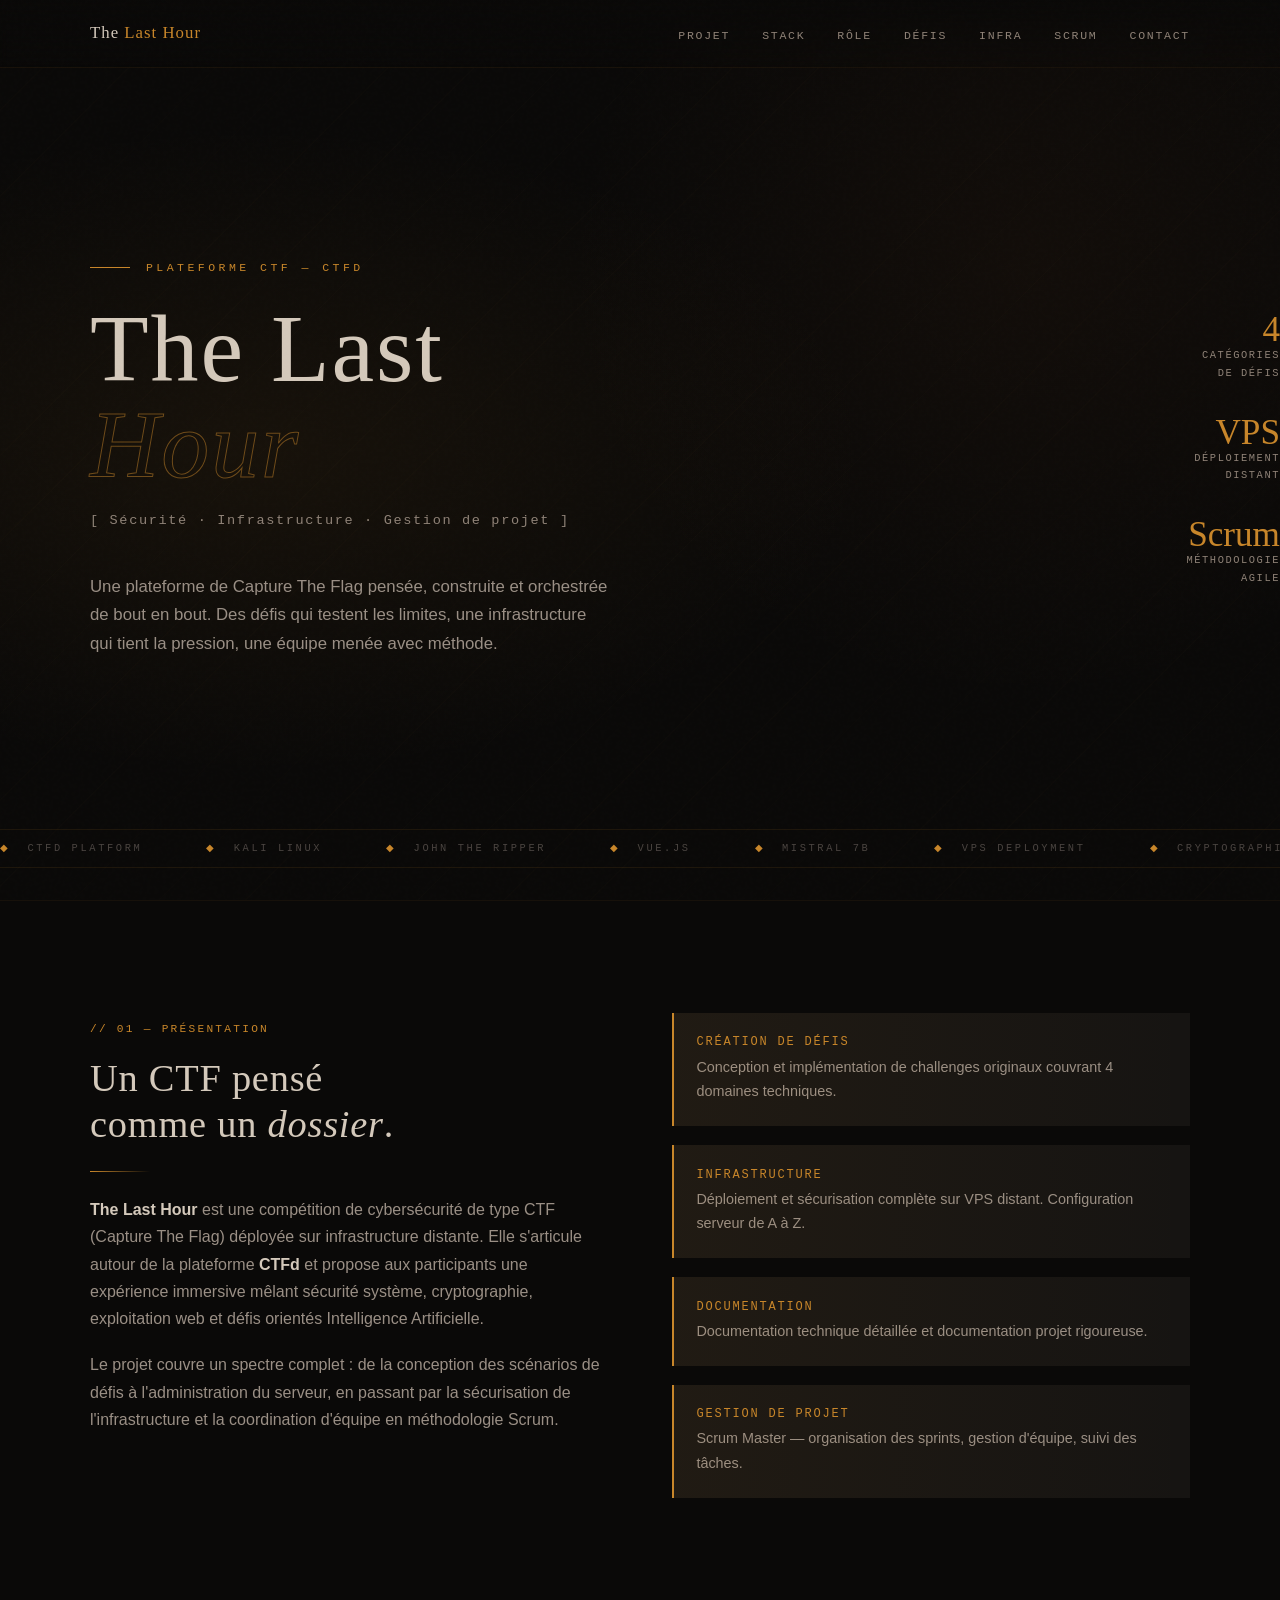
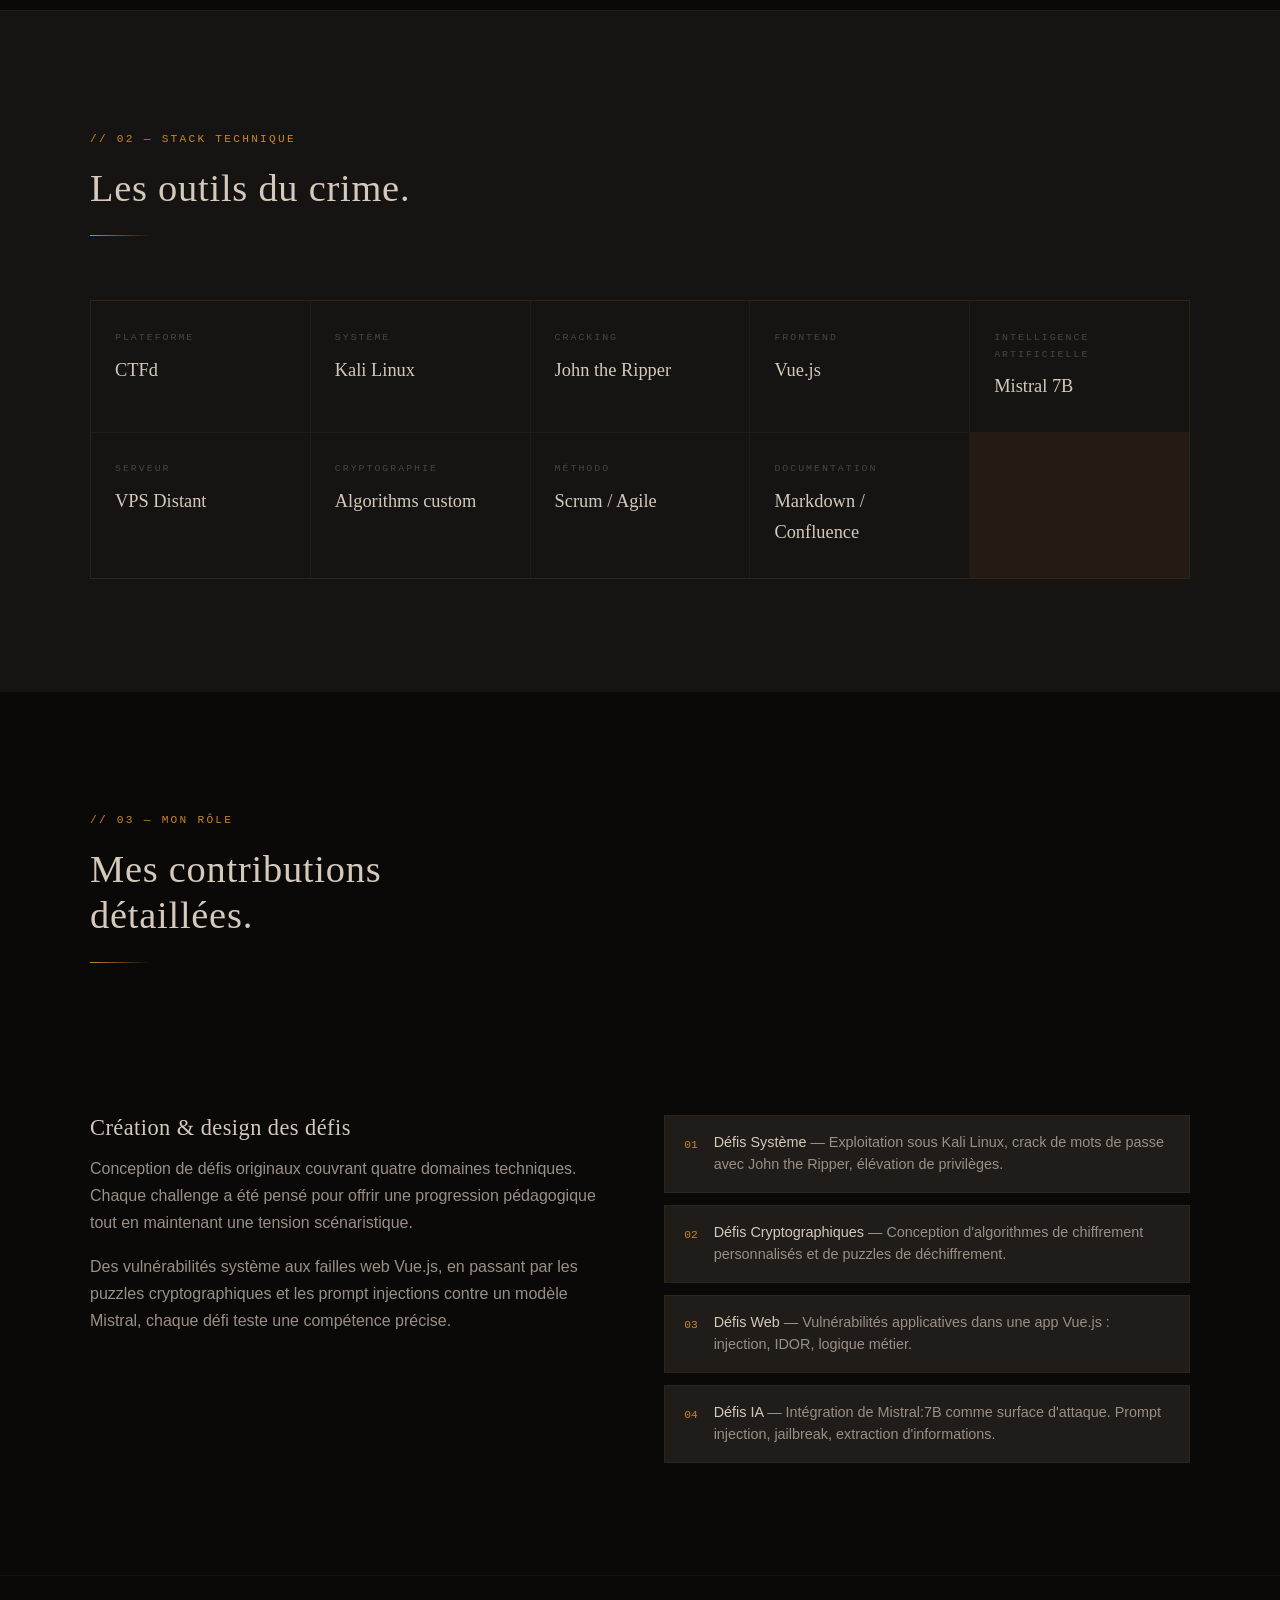
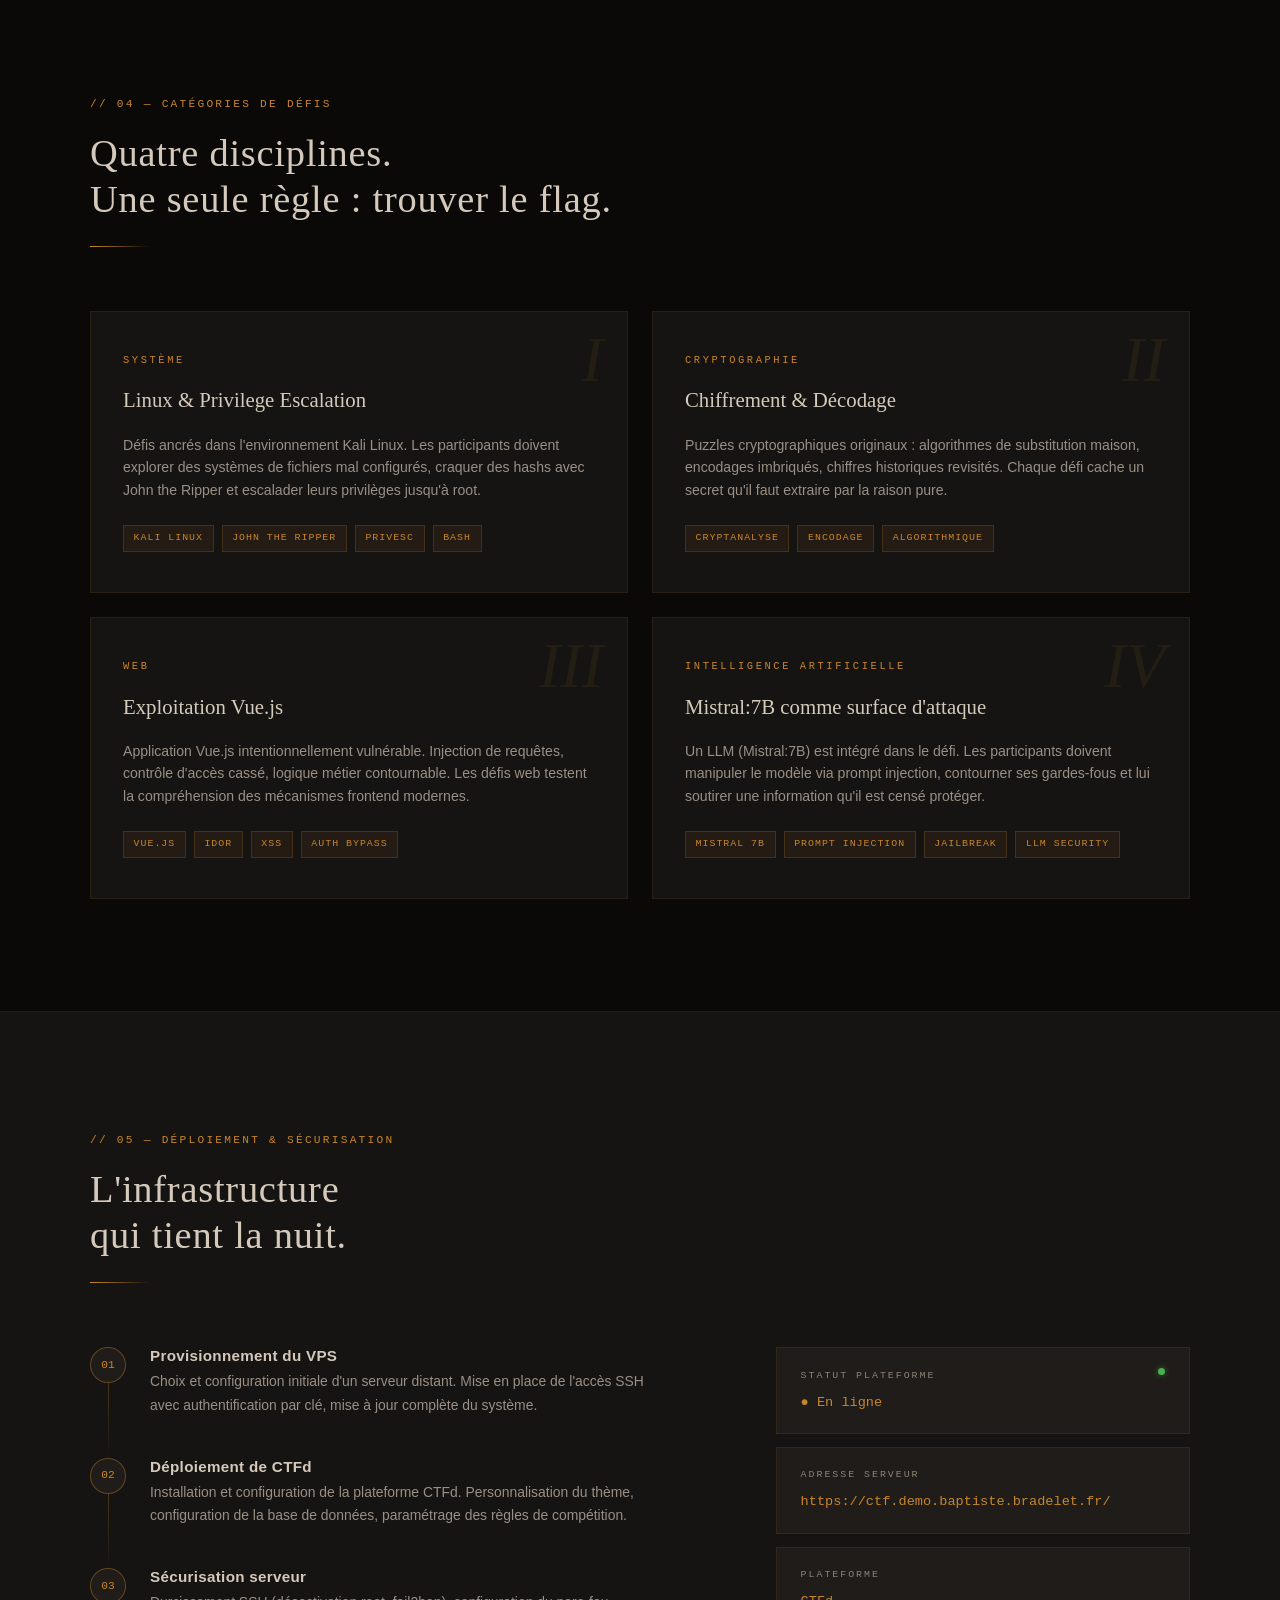
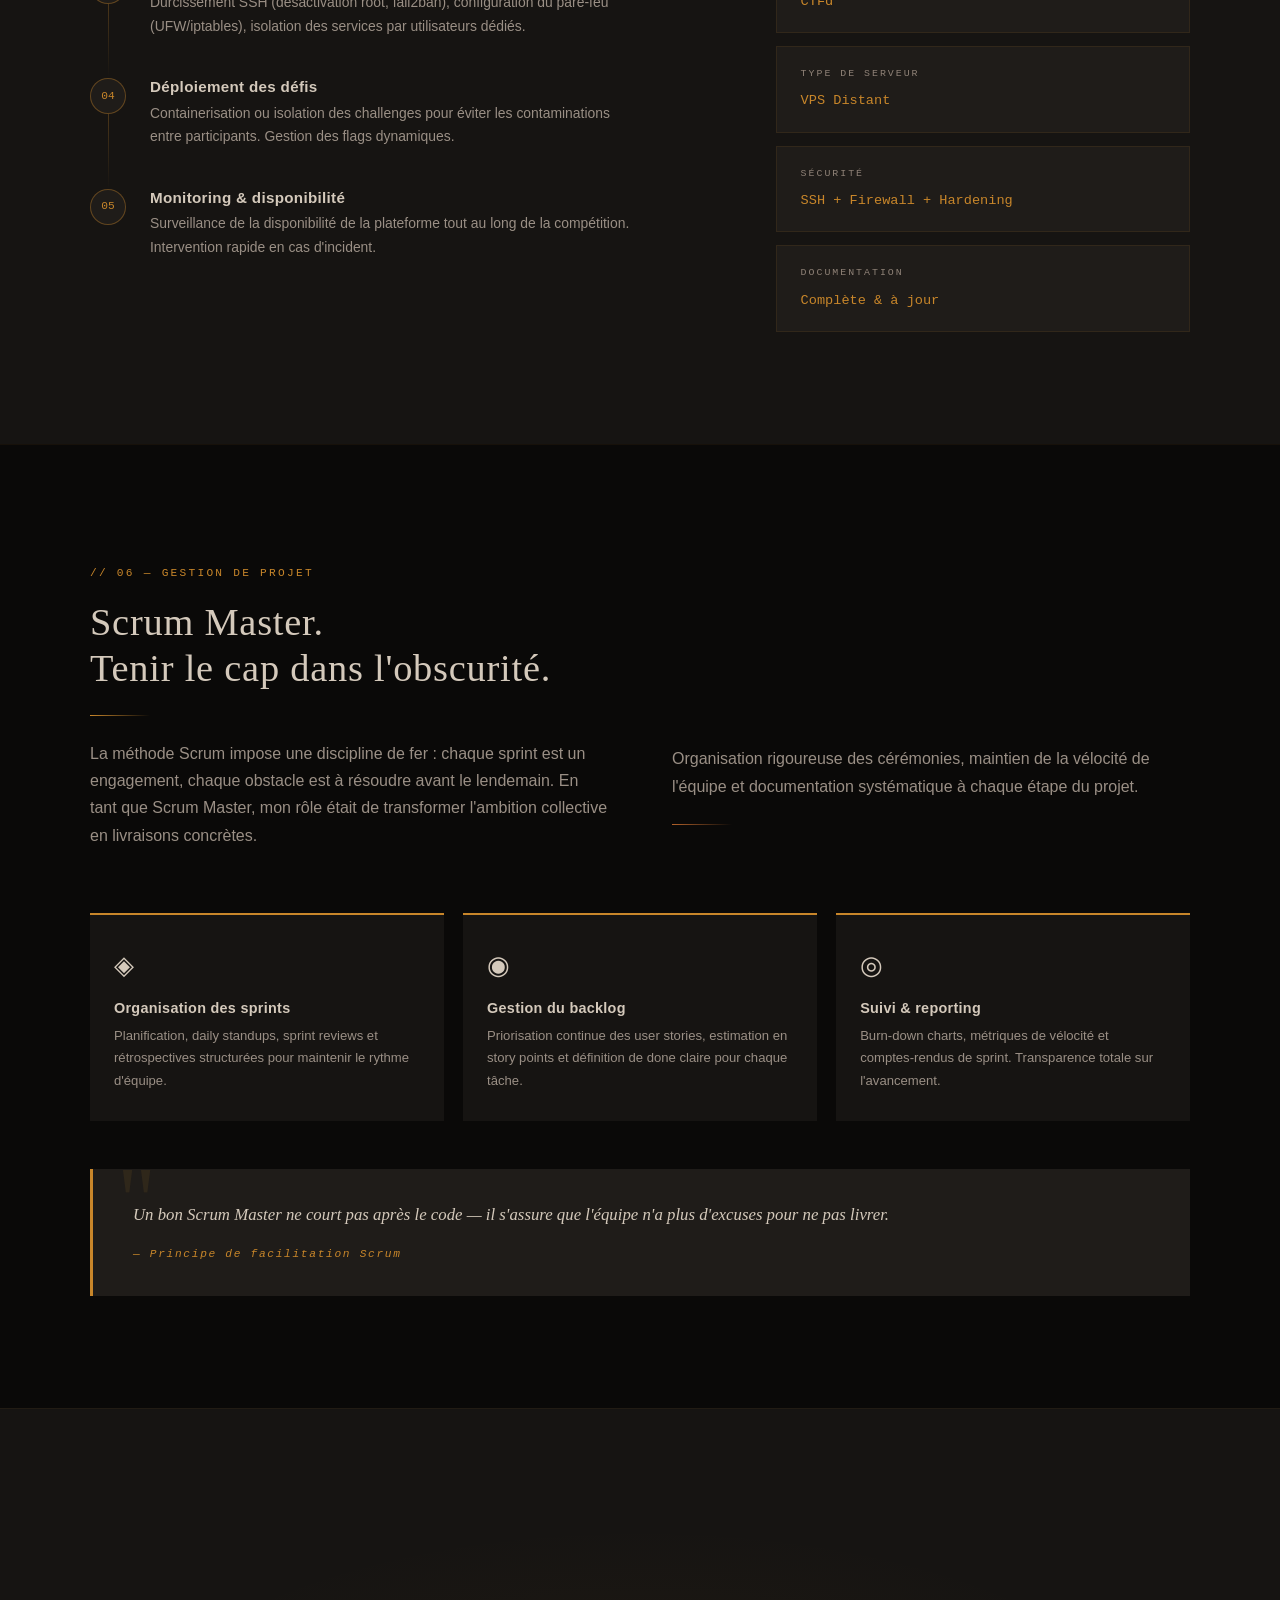
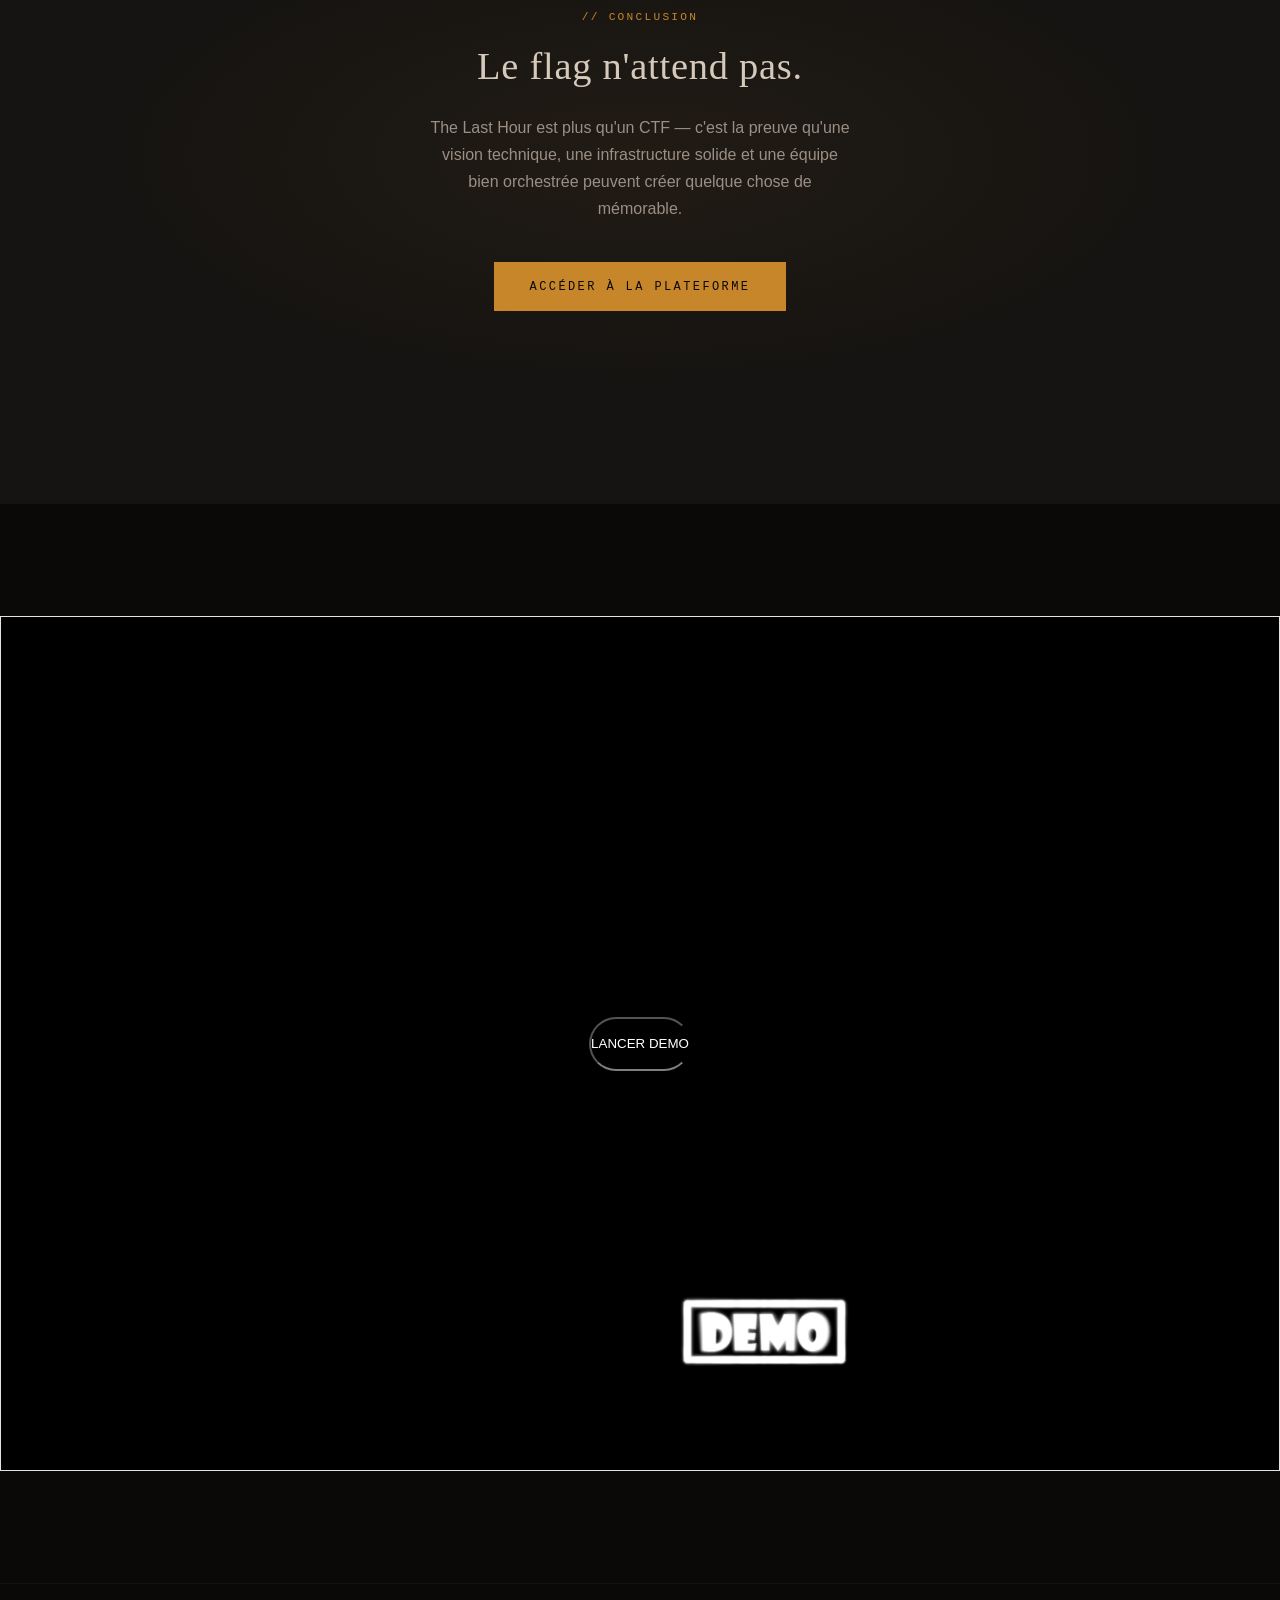
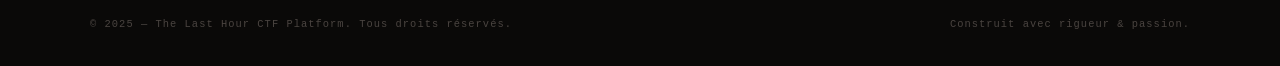
<file: ressources/documents/ctf2025.html>
<!DOCTYPE html>
<html lang="fr">
<head>
    <meta charset="UTF-8" />
    <meta name="viewport" content="width=device-width, initial-scale=1.0" />
    <title>The Last Hour — CTF Platform</title>
    <style>
        /* ============================================================
           VARIABLES & RESET
        ============================================================ */
        :root {
            --noir:        #0a0908;
            --anthracite:  #161412;
            --coal:        #1f1c19;
            --smoke:       #2e2924;
            --ash:         #4a4440;
            --dust: #8f8277;
            --mist:        #9a8f85;
            --cream:       #d4c9bb;
            --amber:       #c8862a;
            --gold:        #e8a83a;
            --copper:      #b3622a;
            --glow:        rgba(200, 134, 42, 0.15);
            --glow-soft:   rgba(200, 134, 42, 0.06);

            --serif:       'Georgia', 'Times New Roman', serif;
            --sans:        'Trebuchet MS', 'Gill Sans', sans-serif;
            --mono:        'Courier New', Courier, monospace;

            --transition:  0.6s cubic-bezier(0.25, 0.46, 0.45, 0.94);
            --transition-fast: 0.3s cubic-bezier(0.25, 0.46, 0.45, 0.94);
        }

        *, *::before, *::after {
            box-sizing: border-box;
            margin: 0;
            padding: 0;
        }

        html {
            scroll-behavior: smooth;
        }

        body {
            background-color: var(--noir);
            color: var(--cream);
            font-family: var(--sans);
            font-size: 16px;
            line-height: 1.7;
            overflow-x: hidden;
            cursor: default;
        }

        /* ============================================================
           GRAIN OVERLAY
        ============================================================ */
        body::before {
            content: '';
            position: fixed;
            inset: 0;
            background-image: url("data:image/svg+xml,%3Csvg viewBox='0 0 256 256' xmlns='http://www.w3.org/2000/svg'%3E%3Cfilter id='noise'%3E%3CfeTurbulence type='fractalNoise' baseFrequency='0.9' numOctaves='4' stitchTiles='stitch'/%3E%3C/filter%3E%3Crect width='100%25' height='100%25' filter='url(%23noise)' opacity='0.04'/%3E%3C/svg%3E");
            pointer-events: none;
            z-index: 9999;
            opacity: 0.35;
        }

        /* ============================================================
           TYPOGRAPHY
        ============================================================ */
        h1, h2, h3, h4 {
            font-family: var(--serif);
            font-weight: normal;
            letter-spacing: 0.02em;
            line-height: 1.2;
        }

        h1 { font-size: clamp(2.8rem, 8vw, 6rem); }
        h2 { font-size: clamp(1.6rem, 4vw, 2.4rem); }
        h3 { font-size: clamp(1.1rem, 2.5vw, 1.4rem); }

        p {
            color: var(--mist);
            max-width: 64ch;
        }

        a {
            color: var(--amber);
            text-decoration: none;
            transition: color var(--transition-fast);
        }
        a:hover { color: var(--gold); }

        /* ============================================================
           UTILITIES
        ============================================================ */
        .container {
            width: 90%;
            max-width: 1100px;
            margin: 0 auto;
        }

        .label {
            font-family: var(--mono);
            font-size: 0.7rem;
            letter-spacing: 0.2em;
            text-transform: uppercase;
            color: var(--amber);
            display: inline-block;
            margin-bottom: 1rem;
        }

        .divider {
            width: 60px;
            height: 1px;
            background: linear-gradient(90deg, var(--amber), transparent);
            margin: 1.5rem 0;
        }

        .amber { color: var(--amber); }
        .gold  { color: var(--gold); }

        /* Fade-in on scroll */
        .reveal {
            opacity: 0;
            transform: translateY(28px);
            transition: opacity 0.8s ease, transform 0.8s ease;
        }
        .reveal.visible {
            opacity: 1;
            transform: translateY(0);
        }

        /* ============================================================
           NAV
        ============================================================ */
        nav {
            position: fixed;
            top: 0;
            left: 0;
            right: 0;
            z-index: 100;
            padding: 1.2rem 0;
            background: linear-gradient(180deg, rgba(10,9,8,0.95) 0%, transparent 100%);
            backdrop-filter: blur(4px);
            border-bottom: 1px solid rgba(200,134,42,0.08);
        }

        nav .container {
            display: flex;
            align-items: center;
            justify-content: space-between;
        }

        .nav-brand {
            font-family: var(--serif);
            font-size: 1.05rem;
            color: var(--cream);
            letter-spacing: 0.06em;
        }
        .nav-brand span { color: var(--amber); }

        .nav-links {
            display: flex;
            gap: 2rem;
            list-style: none;
        }

        .nav-links a {
            font-family: var(--mono);
            font-size: 0.72rem;
            letter-spacing: 0.15em;
            text-transform: uppercase;
            color: var(--dust);
            transition: color var(--transition-fast);
        }
        .nav-links a:hover { color: var(--amber); }

        @media (max-width: 640px) {
            .nav-links { display: none; }
        }

        /* ============================================================
           HERO
        ============================================================ */
        #hero {
            min-height: 100vh;
            display: flex;
            align-items: center;
            position: relative;
            overflow: hidden;
            padding: 8rem 0 4rem;
        }

        /* Atmospheric background layers */
        #hero::before {
            content: '';
            position: absolute;
            inset: 0;
            background:
                    radial-gradient(ellipse 80% 60% at 20% 50%, rgba(200,134,42,0.07) 0%, transparent 60%),
                    radial-gradient(ellipse 60% 80% at 80% 30%, rgba(179,98,42,0.05) 0%, transparent 60%),
                    radial-gradient(ellipse 100% 100% at 50% 100%, rgba(10,9,8,0.8) 0%, transparent 50%);
        }

        /* Thin diagonal lines — vintage paper texture */
        #hero::after {
            content: '';
            position: absolute;
            inset: 0;
            background-image: repeating-linear-gradient(
                    -45deg,
                    transparent,
                    transparent 60px,
                    rgba(200,134,42,0.012) 60px,
                    rgba(200,134,42,0.012) 61px
            );
        }

        .hero-content {
            position: relative;
            z-index: 2;
        }

        .hero-eyebrow {
            font-family: var(--mono);
            font-size: 0.72rem;
            letter-spacing: 0.3em;
            text-transform: uppercase;
            color: var(--amber);
            margin-bottom: 1.5rem;
            display: flex;
            align-items: center;
            gap: 1rem;
        }
        .hero-eyebrow::before {
            content: '';
            display: inline-block;
            width: 40px;
            height: 1px;
            background: var(--amber);
        }

        .hero-title {
            line-height: 1;
            margin-bottom: 1rem;
        }

        .hero-title .line-1 {
            display: block;
            color: var(--cream);
        }

        .hero-title .line-2 {
            display: block;
            color: transparent;
            -webkit-text-stroke: 1px rgba(200,134,42,0.5);
            font-style: italic;
        }

        .hero-subtitle {
            font-family: var(--mono);
            font-size: 0.85rem;
            color: var(--dust);
            letter-spacing: 0.12em;
            margin-bottom: 2.5rem;
            max-width: 500px;
        }

        .hero-desc {
            max-width: 520px;
            color: var(--mist);
            margin-bottom: 3rem;
            font-size: 1.05rem;
        }

        .hero-cta {
            display: inline-flex;
            align-items: center;
            gap: 0.8rem;
            padding: 0.85rem 2rem;
            border: 1px solid rgba(200,134,42,0.4);
            color: var(--amber);
            font-family: var(--mono);
            font-size: 0.75rem;
            letter-spacing: 0.2em;
            text-transform: uppercase;
            transition: all var(--transition-fast);
            position: relative;
            overflow: hidden;
        }
        .hero-cta::before {
            content: '';
            position: absolute;
            inset: 0;
            background: var(--amber);
            transform: translateX(-100%);
            transition: transform var(--transition-fast);
            z-index: -1;
        }
        .hero-cta:hover {
            color: var(--noir);
            border-color: var(--amber);
        }
        .hero-cta:hover::before {
            transform: translateX(0);
        }

        .hero-meta {
            position: absolute;
            right: 0;
            top: 50%;
            transform: translateY(-50%);
            display: flex;
            flex-direction: column;
            gap: 2rem;
            align-items: flex-end;
        }

        .hero-stat {
            text-align: right;
        }
        .hero-stat-number {
            font-family: var(--serif);
            font-size: 2.2rem;
            color: var(--amber);
            line-height: 1;
        }
        .hero-stat-label {
            font-family: var(--mono);
            font-size: 0.65rem;
            letter-spacing: 0.15em;
            text-transform: uppercase;
            color: var(--dust);
        }

        @media (max-width: 768px) {
            .hero-meta { display: none; }
        }

        /* Scrolling ticker at bottom of hero */
        .ticker-wrap {
            position: absolute;
            bottom: 2rem;
            left: 0;
            right: 0;
            overflow: hidden;
            border-top: 1px solid rgba(200,134,42,0.1);
            border-bottom: 1px solid rgba(200,134,42,0.1);
            padding: 0.6rem 0;
        }

        .ticker {
            display: flex;
            gap: 4rem;
            animation: ticker 20s linear infinite;
            white-space: nowrap;
        }

        .ticker-item {
            font-family: var(--mono);
            font-size: 0.65rem;
            letter-spacing: 0.25em;
            text-transform: uppercase;
            color: var(--ash);
            flex-shrink: 0;
        }
        .ticker-item span { color: var(--amber); margin-right: 0.5rem; }

        @keyframes ticker {
            0%   { transform: translateX(0); }
            100% { transform: translateX(-50%); }
        }

        /* ============================================================
           SECTIONS — COMMON
        ============================================================ */
        section {
            padding: 7rem 0;
            position: relative;
        }

        section + section {
            border-top: 1px solid rgba(200,134,42,0.07);
        }

        .section-header {
            margin-bottom: 4rem;
        }

        /* ============================================================
           SECTION: PRÉSENTATION
        ============================================================ */
        #about .about-grid {
            display: grid;
            grid-template-columns: 1fr 1fr;
            gap: 4rem;
            align-items: start;
        }

        .about-text h2 {
            margin-bottom: 1rem;
        }

        .about-text p {
            margin-bottom: 1.2rem;
        }

        .about-link-card {
            margin-top: 2rem;
            display: inline-flex;
            align-items: center;
            gap: 1rem;
            padding: 1rem 1.5rem;
            background: var(--coal);
            border: 1px solid rgba(200,134,42,0.2);
            transition: border-color var(--transition-fast), background var(--transition-fast);
        }
        .about-link-card:hover {
            border-color: rgba(200,134,42,0.5);
            background: var(--smoke);
        }
        .about-link-card .link-icon {
            width: 36px;
            height: 36px;
            border-radius: 50%;
            background: var(--glow);
            border: 1px solid rgba(200,134,42,0.3);
            display: flex;
            align-items: center;
            justify-content: center;
            font-size: 1rem;
            flex-shrink: 0;
        }
        .about-link-card .link-text {
            display: flex;
            flex-direction: column;
        }
        .about-link-card .link-title {
            font-family: var(--mono);
            font-size: 0.7rem;
            letter-spacing: 0.15em;
            color: var(--dust);
            text-transform: uppercase;
        }
        .about-link-card .link-url {
            color: var(--amber);
            font-size: 0.9rem;
        }

        .about-highlights {
            display: flex;
            flex-direction: column;
            gap: 1.2rem;
        }

        .highlight-item {
            padding: 1.4rem;
            background: var(--anthracite);
            border-left: 2px solid var(--amber);
            position: relative;
        }
        .highlight-item::before {
            content: '';
            position: absolute;
            inset: 0;
            background: linear-gradient(90deg, var(--glow-soft), transparent);
        }
        .highlight-item h4 {
            font-family: var(--mono);
            font-size: 0.75rem;
            letter-spacing: 0.15em;
            text-transform: uppercase;
            color: var(--amber);
            margin-bottom: 0.3rem;
        }
        .highlight-item p {
            font-size: 0.9rem;
            margin: 0;
        }

        @media (max-width: 768px) {
            #about .about-grid { grid-template-columns: 1fr; gap: 2.5rem; }
        }

        /* ============================================================
           SECTION: STACK TECHNIQUE
        ============================================================ */
        #stack {
            background: var(--anthracite);
        }

        .stack-grid {
            display: grid;
            grid-template-columns: repeat(auto-fill, minmax(200px, 1fr));
            gap: 1px;
            background: rgba(200,134,42,0.08);
            border: 1px solid rgba(200,134,42,0.08);
        }

        .stack-item {
            padding: 1.8rem 1.5rem;
            background: var(--anthracite);
            transition: background var(--transition-fast);
            position: relative;
            overflow: hidden;
        }
        .stack-item::after {
            content: '';
            position: absolute;
            bottom: 0;
            left: 0;
            right: 0;
            height: 2px;
            background: var(--amber);
            transform: scaleX(0);
            transform-origin: left;
            transition: transform var(--transition-fast);
        }
        .stack-item:hover {
            background: var(--coal);
        }
        .stack-item:hover::after {
            transform: scaleX(1);
        }

        .stack-category {
            font-family: var(--mono);
            font-size: 0.62rem;
            letter-spacing: 0.2em;
            text-transform: uppercase;
            color: var(--ash);
            margin-bottom: 0.5rem;
        }

        .stack-name {
            font-family: var(--serif);
            font-size: 1.15rem;
            color: var(--cream);
        }

        /* ============================================================
           SECTION: CONTRIBUTIONS
        ============================================================ */
        .contributions-tabs {
            display: flex;
            gap: 0;
            margin-bottom: 3rem;
            border-bottom: 1px solid rgba(200,134,42,0.15);
            overflow-x: auto;
        }

        .tab-btn {
            padding: 0.8rem 1.6rem;
            background: none;
            border: none;
            border-bottom: 2px solid transparent;
            color: var(--dust);
            font-family: var(--mono);
            font-size: 0.72rem;
            letter-spacing: 0.15em;
            text-transform: uppercase;
            cursor: pointer;
            transition: all var(--transition-fast);
            white-space: nowrap;
            margin-bottom: -1px;
        }
        .tab-btn:hover { color: var(--cream); }
        .tab-btn.active {
            color: var(--amber);
            border-bottom-color: var(--amber);
        }

        .tab-panel {
            display: none;
        }
        .tab-panel.active {
            display: block;
            animation: fadeIn 0.4s ease;
        }

        @keyframes fadeIn {
            from { opacity: 0; transform: translateY(10px); }
            to   { opacity: 1; transform: translateY(0); }
        }

        .contrib-layout {
            display: grid;
            grid-template-columns: 1fr 1fr;
            gap: 3rem;
            align-items: start;
        }

        .contrib-desc p { margin-bottom: 1rem; }
        .contrib-desc h3 { margin-bottom: 0.8rem; color: var(--cream); }

        .contrib-items {
            display: flex;
            flex-direction: column;
            gap: 0.8rem;
        }

        .contrib-item {
            display: flex;
            align-items: flex-start;
            gap: 1rem;
            padding: 1rem 1.2rem;
            background: var(--coal);
            border: 1px solid rgba(200,134,42,0.08);
            transition: border-color var(--transition-fast);
        }
        .contrib-item:hover {
            border-color: rgba(200,134,42,0.25);
        }
        .contrib-item .ci-num {
            font-family: var(--mono);
            font-size: 0.7rem;
            color: var(--amber);
            padding-top: 0.2rem;
            flex-shrink: 0;
        }
        .contrib-item .ci-text {
            font-size: 0.9rem;
            color: var(--mist);
            line-height: 1.5;
        }
        .contrib-item .ci-text strong {
            color: var(--cream);
            font-weight: normal;
        }

        @media (max-width: 768px) {
            .contrib-layout { grid-template-columns: 1fr; }
        }

        /* ============================================================
           SECTION: DÉFIS
        ============================================================ */
        #challenges {
            background: var(--noir);
        }

        .challenges-grid {
            display: grid;
            grid-template-columns: repeat(2, 1fr);
            gap: 1.5rem;
        }

        .challenge-card {
            padding: 2.5rem 2rem;
            background: var(--anthracite);
            border: 1px solid rgba(200,134,42,0.1);
            position: relative;
            overflow: hidden;
            transition: transform var(--transition-fast), border-color var(--transition-fast);
        }
        .challenge-card::before {
            content: '';
            position: absolute;
            top: 0;
            left: 0;
            right: 0;
            height: 2px;
            background: linear-gradient(90deg, var(--amber), var(--copper));
            transform: scaleX(0);
            transform-origin: left;
            transition: transform 0.5s ease;
        }
        .challenge-card:hover {
            transform: translateY(-4px);
            border-color: rgba(200,134,42,0.3);
        }
        .challenge-card:hover::before {
            transform: scaleX(1);
        }

        .card-number {
            font-family: var(--serif);
            font-size: 4rem;
            color: rgba(200,134,42,0.08);
            line-height: 1;
            position: absolute;
            top: 1rem;
            right: 1.5rem;
            font-style: italic;
        }

        .card-category {
            font-family: var(--mono);
            font-size: 0.65rem;
            letter-spacing: 0.25em;
            text-transform: uppercase;
            color: var(--amber);
            margin-bottom: 0.8rem;
        }

        .card-title {
            font-family: var(--serif);
            font-size: 1.3rem;
            color: var(--cream);
            margin-bottom: 1rem;
        }

        .card-desc {
            font-size: 0.88rem;
            color: var(--mist);
            line-height: 1.6;
            margin-bottom: 1.5rem;
            max-width: 100%;
        }

        .card-tags {
            display: flex;
            flex-wrap: wrap;
            gap: 0.5rem;
        }

        .tag {
            font-family: var(--mono);
            font-size: 0.62rem;
            letter-spacing: 0.1em;
            padding: 0.25rem 0.6rem;
            background: rgba(200,134,42,0.08);
            border: 1px solid rgba(200,134,42,0.2);
            color: var(--amber);
            text-transform: uppercase;
        }

        @media (max-width: 640px) {
            .challenges-grid { grid-template-columns: 1fr; }
        }

        /* ============================================================
           SECTION: INFRASTRUCTURE
        ============================================================ */
        #infra {
            background: var(--anthracite);
        }

        .infra-grid {
            display: grid;
            grid-template-columns: 1.2fr 0.8fr;
            gap: 4rem;
            align-items: start;
        }

        .infra-steps {
            counter-reset: step;
            display: flex;
            flex-direction: column;
            gap: 0;
        }

        .infra-step {
            counter-increment: step;
            display: flex;
            gap: 1.5rem;
            padding-bottom: 2.5rem;
            position: relative;
        }
        .infra-step::after {
            content: '';
            position: absolute;
            left: 18px;
            top: 36px;
            bottom: 0;
            width: 1px;
            background: linear-gradient(180deg, rgba(200,134,42,0.3), transparent);
        }
        .infra-step:last-child::after { display: none; }
        .infra-step:last-child { padding-bottom: 0; }

        .step-num {
            width: 36px;
            height: 36px;
            border-radius: 50%;
            border: 1px solid rgba(200,134,42,0.4);
            background: var(--coal);
            display: flex;
            align-items: center;
            justify-content: center;
            font-family: var(--mono);
            font-size: 0.7rem;
            color: var(--amber);
            flex-shrink: 0;
        }

        .step-content h4 {
            font-family: var(--sans);
            font-size: 0.95rem;
            color: var(--cream);
            margin-bottom: 0.3rem;
            font-weight: bold;
        }
        .step-content p {
            font-size: 0.87rem;
            margin: 0;
        }

        .infra-visual {
            display: flex;
            flex-direction: column;
            gap: 0.8rem;
        }

        .infra-box {
            padding: 1.2rem 1.5rem;
            background: var(--coal);
            border: 1px solid rgba(200,134,42,0.1);
            position: relative;
        }

        .infra-box-label {
            font-family: var(--mono);
            font-size: 0.62rem;
            letter-spacing: 0.2em;
            text-transform: uppercase;
            color: var(--dust);
            margin-bottom: 0.4rem;
        }

        .infra-box-value {
            font-family: var(--mono);
            font-size: 0.85rem;
            color: var(--amber);
        }

        .infra-box .status-dot {
            width: 7px;
            height: 7px;
            border-radius: 50%;
            background: #4caf50;
            position: absolute;
            top: 1.2rem;
            right: 1.5rem;
            box-shadow: 0 0 6px rgba(76,175,80,0.6);
            animation: pulse-dot 2s ease-in-out infinite;
        }

        @keyframes pulse-dot {
            0%, 100% { opacity: 1; }
            50%       { opacity: 0.4; }
        }

        @media (max-width: 768px) {
            .infra-grid { grid-template-columns: 1fr; }
        }

        /* ============================================================
           SECTION: SCRUM
        ============================================================ */
        #scrum {
            background: var(--noir);
        }

        .scrum-header-row {
            display: grid;
            grid-template-columns: 1fr 1fr;
            gap: 4rem;
            margin-bottom: 4rem;
            align-items: end;
        }

        .scrum-cards {
            display: grid;
            grid-template-columns: repeat(3, 1fr);
            gap: 1.2rem;
        }

        .scrum-card {
            padding: 1.8rem 1.5rem;
            background: var(--anthracite);
            border-top: 2px solid var(--amber);
            transition: background var(--transition-fast);
        }
        .scrum-card:hover { background: var(--coal); }

        .scrum-card-icon {
            font-size: 1.6rem;
            margin-bottom: 0.8rem;
            display: block;
        }

        .scrum-card h4 {
            font-family: var(--sans);
            font-size: 0.9rem;
            font-weight: bold;
            color: var(--cream);
            margin-bottom: 0.5rem;
        }

        .scrum-card p {
            font-size: 0.82rem;
            max-width: 100%;
            margin: 0;
        }

        .scrum-quote {
            margin-top: 3rem;
            padding: 2rem 2.5rem;
            background: var(--coal);
            border-left: 3px solid var(--amber);
            position: relative;
        }
        .scrum-quote::before {
            content: '"';
            font-family: var(--serif);
            font-size: 6rem;
            color: rgba(200,134,42,0.1);
            position: absolute;
            top: -1rem;
            left: 1.5rem;
            line-height: 1;
        }
        .scrum-quote p {
            font-family: var(--serif);
            font-style: italic;
            font-size: 1.05rem;
            color: var(--cream);
            max-width: 100%;
        }
        .scrum-quote cite {
            display: block;
            font-family: var(--mono);
            font-size: 0.7rem;
            color: var(--amber);
            letter-spacing: 0.15em;
            margin-top: 1rem;
        }

        @media (max-width: 768px) {
            .scrum-header-row { grid-template-columns: 1fr; }
            .scrum-cards { grid-template-columns: 1fr; }
        }

        /* ============================================================
           SECTION: CTA / CONCLUSION
        ============================================================ */
        #cta {
            background: var(--anthracite);
            text-align: center;
        }

        .cta-inner {
            position: relative;
            padding: 5rem 0;
        }

        .cta-inner::before {
            content: '';
            position: absolute;
            inset: 0;
            background: radial-gradient(ellipse 70% 70% at 50% 50%, rgba(200,134,42,0.06) 0%, transparent 70%);
        }

        .cta-inner h2 {
            margin-bottom: 1.5rem;
            position: relative;
        }

        .cta-inner p {
            margin: 0 auto 2.5rem;
            max-width: 48ch;
            text-align: center;
            position: relative;
        }

        .cta-buttons {
            display: flex;
            gap: 1rem;
            justify-content: center;
            flex-wrap: wrap;
            position: relative;
        }

        .btn-primary {
            padding: 0.9rem 2.2rem;
            background: var(--amber);
            color: var(--noir);
            font-family: var(--mono);
            font-size: 0.75rem;
            letter-spacing: 0.2em;
            text-transform: uppercase;
            transition: background var(--transition-fast), transform var(--transition-fast);
        }
        .btn-primary:hover {
            background: var(--gold);
            color: var(--noir);
            transform: translateY(-2px);
        }

        .btn-outline {
            padding: 0.9rem 2.2rem;
            background: transparent;
            border: 1px solid rgba(200,134,42,0.4);
            color: var(--amber);
            font-family: var(--mono);
            font-size: 0.75rem;
            letter-spacing: 0.2em;
            text-transform: uppercase;
            transition: all var(--transition-fast);
        }
        .btn-outline:hover {
            border-color: var(--amber);
            background: var(--glow);
            transform: translateY(-2px);
        }

        /* ============================================================
           FOOTER
        ============================================================ */
        footer {
            padding: 2rem 0;
            background: var(--noir);
            border-top: 1px solid rgba(200,134,42,0.08);
        }

        footer .container {
            display: flex;
            align-items: center;
            justify-content: space-between;
            flex-wrap: wrap;
            gap: 1rem;
        }

        footer p {
            font-family: var(--mono);
            font-size: 0.65rem;
            letter-spacing: 0.1em;
            color: var(--ash);
            margin: 0;
            max-width: 100%;
        }

        /* ============================================================
           SCROLL PROGRESS
        ============================================================ */
        #progress-bar {
            position: fixed;
            top: 0;
            left: 0;
            height: 2px;
            background: linear-gradient(90deg, var(--copper), var(--amber), var(--gold));
            width: 0%;
            z-index: 9998;
            transition: width 0.1s linear;
        }

        /* ============================================================
           CUSTOM SCROLLBAR
        ============================================================ */
        ::-webkit-scrollbar { width: 6px; }
        ::-webkit-scrollbar-track { background: var(--noir); }
        ::-webkit-scrollbar-thumb {
            background: var(--ash);
            border-radius: 0;
        }
        ::-webkit-scrollbar-thumb:hover { background: var(--amber); }


        .demo-container {
            display: flex;
            width: 100%;
            height: 95vh;
        }
        .hidden {
            display: none;
            visibility: hidden;
        }

        .demo-container iframe {
            display: flex;
            zoom: 0.7;
            width : 300%;
            height: 100%;
            border: 1px solid rgba(204, 204, 204, 0.54);
            background: #fff;
            margin: auto;
        }
        .demo-container button {
            display: block;
            position: absolute;
            align-self: center;
            margin: auto;
            width: 8vw;
            height: 6vh;
            left: 46vw;
            border-radius: 3vh;
            background-color: rgba(0, 0, 0, 0.75);
            border-bottom-color: rgba(255, 255, 255, 0.75);
            color: white;
        }
        .demo-container button:hover {
            background-color: rgba(255, 255, 255, 0.44);
            border-bottom-color: rgb(255, 255, 255);
        }
    </style>
</head>
<body>

<!-- Scroll progress indicator -->
<div id="progress-bar"></div>

<!-- ============================================================
     NAVIGATION
============================================================ -->
<nav>
    <div class="container">
        <span class="nav-brand">The <span>Last Hour</span></span>
        <ul class="nav-links">
            <li><a href="#about">Projet</a></li>
            <li><a href="#stack">Stack</a></li>
            <li><a href="#contributions">Rôle</a></li>
            <li><a href="#challenges">Défis</a></li>
            <li><a href="#infra">Infra</a></li>
            <li><a href="#scrum">Scrum</a></li>
            <li><a href="#cta">Contact</a></li>
        </ul>
    </div>
</nav>

<!-- ============================================================
     HERO
============================================================ -->
<section id="hero">
    <div class="container">
        <div class="hero-content">
            <div class="hero-eyebrow">Plateforme CTF — CTFd</div>
            <h1 class="hero-title">
                <span class="line-1">The Last</span>
                <span class="line-2">Hour</span>
            </h1>
            <p class="hero-subtitle">[ Sécurité · Infrastructure · Gestion de projet ]</p>
            <p class="hero-desc">
                Une plateforme de Capture The Flag pensée, construite et orchestrée de bout en bout.
                Des défis qui testent les limites, une infrastructure qui tient la pression,
                une équipe menée avec méthode.
            </p>
        </div>

        <!-- Stats flottants -->
        <div class="hero-meta">
            <div class="hero-stat">
                <div class="hero-stat-number">4</div>
                <div class="hero-stat-label">Catégories<br>de défis</div>
            </div>
            <div class="hero-stat">
                <div class="hero-stat-number">VPS</div>
                <div class="hero-stat-label">Déploiement<br>distant</div>
            </div>
            <div class="hero-stat">
                <div class="hero-stat-number">Scrum</div>
                <div class="hero-stat-label">Méthodologie<br>agile</div>
            </div>
        </div>
    </div>

    <!-- Ticker -->
    <div class="ticker-wrap">
        <div class="ticker">
            <span class="ticker-item"><span>◆</span> CTFd Platform</span>
            <span class="ticker-item"><span>◆</span> Kali Linux</span>
            <span class="ticker-item"><span>◆</span> John the Ripper</span>
            <span class="ticker-item"><span>◆</span> Vue.js</span>
            <span class="ticker-item"><span>◆</span> Mistral 7B</span>
            <span class="ticker-item"><span>◆</span> VPS Deployment</span>
            <span class="ticker-item"><span>◆</span> Cryptographie</span>
            <span class="ticker-item"><span>◆</span> Scrum Master</span>
            <!-- dupliqué pour loop -->
            <span class="ticker-item"><span>◆</span> CTFd Platform</span>
            <span class="ticker-item"><span>◆</span> Kali Linux</span>
            <span class="ticker-item"><span>◆</span> John the Ripper</span>
            <span class="ticker-item"><span>◆</span> Vue.js</span>
            <span class="ticker-item"><span>◆</span> Mistral 7B</span>
            <span class="ticker-item"><span>◆</span> VPS Deployment</span>
            <span class="ticker-item"><span>◆</span> Cryptographie</span>
            <span class="ticker-item"><span>◆</span> Scrum Master</span>
        </div>
    </div>
</section>

<!-- ============================================================
     PRÉSENTATION
============================================================ -->
<section id="about">
    <div class="container">
        <div class="about-grid">
            <div class="about-text reveal">
                <span class="label">// 01 — Présentation</span>
                <h2>Un CTF pensé<br>comme un <em>dossier</em>.</h2>
                <div class="divider"></div>
                <p>
                    <strong style="color:var(--cream);">The Last Hour</strong> est une compétition
                    de cybersécurité de type CTF (Capture The Flag) déployée sur infrastructure
                    distante. Elle s'articule autour de la plateforme <strong style="color:var(--cream);">CTFd</strong>
                    et propose aux participants une expérience immersive mêlant sécurité système,
                    cryptographie, exploitation web et défis orientés Intelligence Artificielle.
                </p>
                <p>
                    Le projet couvre un spectre complet : de la conception des scénarios de défis
                    à l'administration du serveur, en passant par la sécurisation de l'infrastructure
                    et la coordination d'équipe en méthodologie Scrum.
                </p>
            </div>

            <div class="about-highlights reveal">
                <div class="highlight-item">
                    <h4>Création de défis</h4>
                    <p>Conception et implémentation de challenges originaux couvrant 4 domaines techniques.</p>
                </div>
                <div class="highlight-item">
                    <h4>Infrastructure</h4>
                    <p>Déploiement et sécurisation complète sur VPS distant. Configuration serveur de A à Z.</p>
                </div>
                <div class="highlight-item">
                    <h4>Documentation</h4>
                    <p>Documentation technique détaillée et documentation projet rigoureuse.</p>
                </div>
                <div class="highlight-item">
                    <h4>Gestion de projet</h4>
                    <p>Scrum Master — organisation des sprints, gestion d'équipe, suivi des tâches.</p>
                </div>
            </div>
        </div>
    </div>
</section>

<!-- ============================================================
     STACK TECHNIQUE
============================================================ -->
<section id="stack">
    <div class="container">
        <div class="section-header reveal">
            <span class="label">// 02 — Stack technique</span>
            <h2>Les outils du crime.</h2>
            <div class="divider"></div>
        </div>
        <div class="stack-grid reveal">
            <div class="stack-item">
                <div class="stack-category">Plateforme</div>
                <div class="stack-name">CTFd</div>
            </div>
            <div class="stack-item">
                <div class="stack-category">Système</div>
                <div class="stack-name">Kali Linux</div>
            </div>
            <div class="stack-item">
                <div class="stack-category">Cracking</div>
                <div class="stack-name">John the Ripper</div>
            </div>
            <div class="stack-item">
                <div class="stack-category">Frontend</div>
                <div class="stack-name">Vue.js</div>
            </div>
            <div class="stack-item">
                <div class="stack-category">Intelligence Artificielle</div>
                <div class="stack-name">Mistral 7B</div>
            </div>
            <div class="stack-item">
                <div class="stack-category">Serveur</div>
                <div class="stack-name">VPS Distant</div>
            </div>
            <div class="stack-item">
                <div class="stack-category">Cryptographie</div>
                <div class="stack-name">Algorithms custom</div>
            </div>
            <div class="stack-item">
                <div class="stack-category">Méthodo</div>
                <div class="stack-name">Scrum / Agile</div>
            </div>
            <div class="stack-item">
                <div class="stack-category">Documentation</div>
                <div class="stack-name">Markdown / Confluence</div>
            </div>
        </div>
    </div>
</section>

<!-- ============================================================
     CONTRIBUTIONS
============================================================ -->
<section id="contributions">
    <div class="container">
        <div class="section-header reveal">
            <span class="label">// 03 — Mon rôle</span>
            <h2>Mes contributions<br>détaillées.</h2>
            <div class="divider"></div>
        </div>

        <div class="contributions-tabs reveal">
            <button class="tab-btn active" data-tab="challenges-tab">Défis CTF</button>
            <button class="tab-btn" data-tab="infra-tab">Infrastructure</button>
            <button class="tab-btn" data-tab="doc-tab">Documentation</button>
            <button class="tab-btn" data-tab="scrum-tab">Scrum Master</button>
        </div>

        <!-- Tab: Défis -->
        <div class="tab-panel active" id="challenges-tab">
            <div class="contrib-layout">
                <div class="contrib-desc">
                    <h3>Création & design des défis</h3>
                    <p>Conception de défis originaux couvrant quatre domaines techniques. Chaque challenge a été pensé pour offrir une progression pédagogique tout en maintenant une tension scénaristique.</p>
                    <p>Des vulnérabilités système aux failles web Vue.js, en passant par les puzzles cryptographiques et les prompt injections contre un modèle Mistral, chaque défi teste une compétence précise.</p>
                </div>
                <div class="contrib-items">
                    <div class="contrib-item">
                        <span class="ci-num">01</span>
                        <span class="ci-text"><strong>Défis Système</strong> — Exploitation sous Kali Linux, crack de mots de passe avec John the Ripper, élévation de privilèges.</span>
                    </div>
                    <div class="contrib-item">
                        <span class="ci-num">02</span>
                        <span class="ci-text"><strong>Défis Cryptographiques</strong> — Conception d'algorithmes de chiffrement personnalisés et de puzzles de déchiffrement.</span>
                    </div>
                    <div class="contrib-item">
                        <span class="ci-num">03</span>
                        <span class="ci-text"><strong>Défis Web</strong> — Vulnérabilités applicatives dans une app Vue.js : injection, IDOR, logique métier.</span>
                    </div>
                    <div class="contrib-item">
                        <span class="ci-num">04</span>
                        <span class="ci-text"><strong>Défis IA</strong> — Intégration de Mistral:7B comme surface d'attaque. Prompt injection, jailbreak, extraction d'informations.</span>
                    </div>
                </div>
            </div>
        </div>

        <!-- Tab: Infrastructure -->
        <div class="tab-panel" id="infra-tab">
            <div class="contrib-layout">
                <div class="contrib-desc">
                    <h3>Déploiement & sécurisation</h3>
                    <p>Prise en charge complète de l'infrastructure : du provisionnement du VPS jusqu'au durcissement de la configuration serveur.</p>
                    <p>L'objectif était de rendre la plateforme robuste, disponible pendant toute la durée du CTF et protégée contre les tentatives d'attaque des participants eux-mêmes.</p>
                </div>
                <div class="contrib-items">
                    <div class="contrib-item">
                        <span class="ci-num">01</span>
                        <span class="ci-text"><strong>Provisionnement VPS</strong> — Configuration initiale, accès SSH, mise à jour système.</span>
                    </div>
                    <div class="contrib-item">
                        <span class="ci-num">02</span>
                        <span class="ci-text"><strong>Déploiement CTFd</strong> — Installation, configuration et personnalisation de la plateforme.</span>
                    </div>
                    <div class="contrib-item">
                        <span class="ci-num">03</span>
                        <span class="ci-text"><strong>Sécurisation serveur</strong> — Hardening SSH, configuration firewall, isolation des services.</span>
                    </div>
                    <div class="contrib-item">
                        <span class="ci-num">04</span>
                        <span class="ci-text"><strong>Monitoring</strong> — Mise en place d'une surveillance de la disponibilité et des performances.</span>
                    </div>
                </div>
            </div>
        </div>

        <!-- Tab: Documentation -->
        <div class="tab-panel" id="doc-tab">
            <div class="contrib-layout">
                <div class="contrib-desc">
                    <h3>Documentation technique & projet</h3>
                    <p>Rédaction d'une documentation exhaustive : guides d'installation, writeups techniques, documentation des défis et traçabilité des décisions d'architecture.</p>
                    <p>La documentation projet couvre l'ensemble du cycle Scrum : stories, backlogs, comptes-rendus de sprint et rétrospectives.</p>
                </div>
                <div class="contrib-items">
                    <div class="contrib-item">
                        <span class="ci-num">01</span>
                        <span class="ci-text"><strong>Documentation technique</strong> — Architecture, procédures d'installation, guides de configuration.</span>
                    </div>
                    <div class="contrib-item">
                        <span class="ci-num">02</span>
                        <span class="ci-text"><strong>Documentation des défis</strong> — Énoncés, hints, solutions et contexte narratif.</span>
                    </div>
                    <div class="contrib-item">
                        <span class="ci-num">03</span>
                        <span class="ci-text"><strong>Documentation Scrum</strong> — Backlogs, sprints, user stories, définition of done.</span>
                    </div>
                </div>
            </div>
        </div>

        <!-- Tab: Scrum -->
        <div class="tab-panel" id="scrum-tab">
            <div class="contrib-layout">
                <div class="contrib-desc">
                    <h3>Scrum Master</h3>
                    <p>Animation des cérémonies Scrum, organisation des sprints et coordination des membres de l'équipe. Maintien de la vélocité et résolution des blocages.</p>
                    <p>Ma responsabilité : que chacun sache ce qu'il fait, pourquoi il le fait, et que rien ne reste bloqué plus de 24h.</p>
                </div>
                <div class="contrib-items">
                    <div class="contrib-item">
                        <span class="ci-num">01</span>
                        <span class="ci-text"><strong>Organisation des sprints</strong> — Planning, daily standup, sprint review et rétrospective.</span>
                    </div>
                    <div class="contrib-item">
                        <span class="ci-num">02</span>
                        <span class="ci-text"><strong>Gestion du backlog</strong> — Priorisation des user stories, estimation des story points.</span>
                    </div>
                    <div class="contrib-item">
                        <span class="ci-num">03</span>
                        <span class="ci-text"><strong>Gestion d'équipe</strong> — Résolution des impediments, facilitation de la communication.</span>
                    </div>
                    <div class="contrib-item">
                        <span class="ci-num">04</span>
                        <span class="ci-text"><strong>Suivi des tâches</strong> — Reporting, métriques d'avancement, burn-down chart.</span>
                    </div>
                </div>
            </div>
        </div>

    </div>
</section>

<!-- ============================================================
     FOCUS DÉFIS
============================================================ -->
<section id="challenges">
    <div class="container">
        <div class="section-header reveal">
            <span class="label">// 04 — Catégories de défis</span>
            <h2>Quatre disciplines.<br>Une seule règle : trouver le flag.</h2>
            <div class="divider"></div>
        </div>

        <div class="challenges-grid">
            <!-- Système -->
            <div class="challenge-card reveal">
                <span class="card-number">I</span>
                <div class="card-category">Système</div>
                <div class="card-title">Linux & Privilege Escalation</div>
                <p class="card-desc">
                    Défis ancrés dans l'environnement Kali Linux. Les participants doivent explorer des systèmes de fichiers mal configurés, craquer des hashs avec John the Ripper et escalader leurs privilèges jusqu'à root.
                </p>
                <div class="card-tags">
                    <span class="tag">Kali Linux</span>
                    <span class="tag">John the Ripper</span>
                    <span class="tag">PrivEsc</span>
                    <span class="tag">Bash</span>
                </div>
            </div>

            <!-- Crypto -->
            <div class="challenge-card reveal">
                <span class="card-number">II</span>
                <div class="card-category">Cryptographie</div>
                <div class="card-title">Chiffrement & Décodage</div>
                <p class="card-desc">
                    Puzzles cryptographiques originaux : algorithmes de substitution maison, encodages imbriqués, chiffres historiques revisités. Chaque défi cache un secret qu'il faut extraire par la raison pure.
                </p>
                <div class="card-tags">
                    <span class="tag">Cryptanalyse</span>
                    <span class="tag">Encodage</span>
                    <span class="tag">Algorithmique</span>
                </div>
            </div>

            <!-- Web -->
            <div class="challenge-card reveal">
                <span class="card-number">III</span>
                <div class="card-category">Web</div>
                <div class="card-title">Exploitation Vue.js</div>
                <p class="card-desc">
                    Application Vue.js intentionnellement vulnérable. Injection de requêtes, contrôle d'accès cassé, logique métier contournable. Les défis web testent la compréhension des mécanismes frontend modernes.
                </p>
                <div class="card-tags">
                    <span class="tag">Vue.js</span>
                    <span class="tag">IDOR</span>
                    <span class="tag">XSS</span>
                    <span class="tag">Auth bypass</span>
                </div>
            </div>

            <!-- IA -->
            <div class="challenge-card reveal">
                <span class="card-number">IV</span>
                <div class="card-category">Intelligence Artificielle</div>
                <div class="card-title">Mistral:7B comme surface d'attaque</div>
                <p class="card-desc">
                    Un LLM (Mistral:7B) est intégré dans le défi. Les participants doivent manipuler le modèle via prompt injection, contourner ses gardes-fous et lui soutirer une information qu'il est censé protéger.
                </p>
                <div class="card-tags">
                    <span class="tag">Mistral 7B</span>
                    <span class="tag">Prompt Injection</span>
                    <span class="tag">Jailbreak</span>
                    <span class="tag">LLM Security</span>
                </div>
            </div>
        </div>
    </div>
</section>

<!-- ============================================================
     INFRASTRUCTURE
============================================================ -->
<section id="infra">
    <div class="container">
        <div class="section-header reveal">
            <span class="label">// 05 — Déploiement & Sécurisation</span>
            <h2>L'infrastructure<br>qui tient la nuit.</h2>
            <div class="divider"></div>
        </div>

        <div class="infra-grid reveal">
            <div class="infra-steps">
                <div class="infra-step">
                    <div class="step-num">01</div>
                    <div class="step-content">
                        <h4>Provisionnement du VPS</h4>
                        <p>Choix et configuration initiale d'un serveur distant. Mise en place de l'accès SSH avec authentification par clé, mise à jour complète du système.</p>
                    </div>
                </div>
                <div class="infra-step">
                    <div class="step-num">02</div>
                    <div class="step-content">
                        <h4>Déploiement de CTFd</h4>
                        <p>Installation et configuration de la plateforme CTFd. Personnalisation du thème, configuration de la base de données, paramétrage des règles de compétition.</p>
                    </div>
                </div>
                <div class="infra-step">
                    <div class="step-num">03</div>
                    <div class="step-content">
                        <h4>Sécurisation serveur</h4>
                        <p>Durcissement SSH (désactivation root, fail2ban), configuration du pare-feu (UFW/iptables), isolation des services par utilisateurs dédiés.</p>
                    </div>
                </div>
                <div class="infra-step">
                    <div class="step-num">04</div>
                    <div class="step-content">
                        <h4>Déploiement des défis</h4>
                        <p>Containerisation ou isolation des challenges pour éviter les contaminations entre participants. Gestion des flags dynamiques.</p>
                    </div>
                </div>
                <div class="infra-step">
                    <div class="step-num">05</div>
                    <div class="step-content">
                        <h4>Monitoring & disponibilité</h4>
                        <p>Surveillance de la disponibilité de la plateforme tout au long de la compétition. Intervention rapide en cas d'incident.</p>
                    </div>
                </div>
            </div>

            <div class="infra-visual">
                <div class="infra-box">
                    <div class="status-dot"></div>
                    <div class="infra-box-label">Statut plateforme</div>
                    <div class="infra-box-value">● En ligne</div>
                </div>
                <div class="infra-box">
                    <div class="infra-box-label">Adresse serveur</div>
                    <div class="infra-box-value">https://ctf.demo.baptiste.bradelet.fr/</div>
                </div>
                <div class="infra-box">
                    <div class="infra-box-label">Plateforme</div>
                    <div class="infra-box-value">CTFd</div>
                </div>
                <div class="infra-box">
                    <div class="infra-box-label">Type de serveur</div>
                    <div class="infra-box-value">VPS Distant</div>
                </div>
                <div class="infra-box">
                    <div class="infra-box-label">Sécurité</div>
                    <div class="infra-box-value">SSH + Firewall + Hardening</div>
                </div>
                <div class="infra-box">
                    <div class="infra-box-label">Documentation</div>
                    <div class="infra-box-value">Complète & à jour</div>
                </div>
            </div>
        </div>
    </div>
</section>

<!-- ============================================================
     GESTION DE PROJET / SCRUM
============================================================ -->
<section id="scrum">
    <div class="container">
        <div class="scrum-header-row reveal">
            <div>
                <span class="label">// 06 — Gestion de projet</span>
                <h2>Scrum Master.<br>Tenir le cap dans l'obscurité.</h2>
                <div class="divider"></div>
                <p>La méthode Scrum impose une discipline de fer : chaque sprint est un engagement, chaque obstacle est à résoudre avant le lendemain. En tant que Scrum Master, mon rôle était de transformer l'ambition collective en livraisons concrètes.</p>
            </div>
            <div>
                <p style="margin-bottom:1.5rem;">Organisation rigoureuse des cérémonies, maintien de la vélocité de l'équipe et documentation systématique à chaque étape du projet.</p>
                <div class="divider" style="background:linear-gradient(90deg,var(--copper),transparent);"></div>
            </div>
        </div>

        <div class="scrum-cards reveal">
            <div class="scrum-card">
                <span class="scrum-card-icon">◈</span>
                <h4>Organisation des sprints</h4>
                <p>Planification, daily standups, sprint reviews et rétrospectives structurées pour maintenir le rythme d'équipe.</p>
            </div>
            <div class="scrum-card">
                <span class="scrum-card-icon">◉</span>
                <h4>Gestion du backlog</h4>
                <p>Priorisation continue des user stories, estimation en story points et définition de done claire pour chaque tâche.</p>
            </div>
            <div class="scrum-card">
                <span class="scrum-card-icon">◎</span>
                <h4>Suivi & reporting</h4>
                <p>Burn-down charts, métriques de vélocité et comptes-rendus de sprint. Transparence totale sur l'avancement.</p>
            </div>
        </div>

        <div class="scrum-quote reveal">
            <p>Un bon Scrum Master ne court pas après le code — il s'assure que l'équipe n'a plus d'excuses pour ne pas livrer.</p>
            <cite>— Principe de facilitation Scrum</cite>
        </div>
    </div>
</section>

<!-- ============================================================
     CTA / CONCLUSION
============================================================ -->
<section id="cta">
    <div class="container">
        <div class="cta-inner reveal">
            <span class="label">// Conclusion</span>
            <h2>Le flag n'attend pas.</h2>
            <p>The Last Hour est plus qu'un CTF — c'est la preuve qu'une vision technique, une infrastructure solide et une équipe bien orchestrée peuvent créer quelque chose de mémorable.</p>
            <div class="cta-buttons">
                <a href="#demo" rel="noopener" class="btn-primary">
                    Accéder à la plateforme
                </a>
        </div>
    </div>
</section>
<section id="demo">
    <div class="demo-container">
        <button id="btn-ctf2025">LANCER DEMO</button>
        <iframe id="demo-iframe" src="screensaverdemo.html"></iframe>
    </div>

    <script>
        const iframe = document.getElementById("demo-iframe");
        const btnCTF = document.getElementById("btn-ctf2025");

        btnCTF.addEventListener("click", () => {
            iframe.src = "https://ctf.demo.baptiste.bradelet.fr/";
            btnCTF.classList.add("hidden")
        });
    </script>
</section>

<!-- ============================================================
     FOOTER
============================================================ -->
<footer>
    <div class="container">
        <p>© 2025 — The Last Hour CTF Platform. Tous droits réservés.</p>
        <p style="text-align:right;">Construit avec rigueur & passion.</p>
    </div>
</footer>

<!-- ============================================================
     JAVASCRIPT
============================================================ -->
<script>
    /* -------------------------------------------------------
       Scroll progress bar
    ------------------------------------------------------- */
    const progressBar = document.getElementById('progress-bar');
    window.addEventListener('scroll', () => {
        const scrollTop    = document.documentElement.scrollTop;
        const scrollHeight = document.documentElement.scrollHeight - window.innerHeight;
        const progress     = (scrollTop / scrollHeight) * 100;
        progressBar.style.width = progress + '%';
    }, { passive: true });

    /* -------------------------------------------------------
       Reveal on scroll (IntersectionObserver)
    ------------------------------------------------------- */
    const revealEls = document.querySelectorAll('.reveal');
    const observer  = new IntersectionObserver((entries) => {
        entries.forEach((entry, i) => {
            if (entry.isIntersecting) {
                // Stagger sibling reveals slightly
                setTimeout(() => {
                    entry.target.classList.add('visible');
                }, 80 * (Array.from(revealEls).indexOf(entry.target) % 4));
                observer.unobserve(entry.target);
            }
        });
    }, { threshold: 0.1, rootMargin: '0px 0px -60px 0px' });

    revealEls.forEach(el => observer.observe(el));

    /* -------------------------------------------------------
       Contribution tabs
    ------------------------------------------------------- */
    const tabBtns   = document.querySelectorAll('.tab-btn');
    const tabPanels = document.querySelectorAll('.tab-panel');

    tabBtns.forEach(btn => {
        btn.addEventListener('click', () => {
            const targetId = btn.dataset.tab;

            // Update buttons
            tabBtns.forEach(b => b.classList.remove('active'));
            btn.classList.add('active');

            // Update panels
            tabPanels.forEach(panel => panel.classList.remove('active'));
            document.getElementById(targetId).classList.add('active');
        });
    });

    /* -------------------------------------------------------
       Subtle parallax on hero title
    ------------------------------------------------------- */
    const heroContent = document.querySelector('.hero-content');
    if (heroContent) {
        window.addEventListener('scroll', () => {
            const y = window.scrollY;
            if (y < window.innerHeight) {
                heroContent.style.transform = `translateY(${y * 0.18}px)`;
                heroContent.style.opacity   = 1 - (y / (window.innerHeight * 0.7));
            }
        }, { passive: true });
    }

    /* -------------------------------------------------------
       Nav: subtle border on scroll
    ------------------------------------------------------- */
    const nav = document.querySelector('nav');
    window.addEventListener('scroll', () => {
        if (window.scrollY > 50) {
            nav.style.borderBottomColor = 'rgba(200,134,42,0.18)';
            nav.style.backdropFilter    = 'blur(12px)';
        } else {
            nav.style.borderBottomColor = 'rgba(200,134,42,0.08)';
            nav.style.backdropFilter    = 'blur(4px)';
        }
    }, { passive: true });
</script>

</body>
</html>
</file>
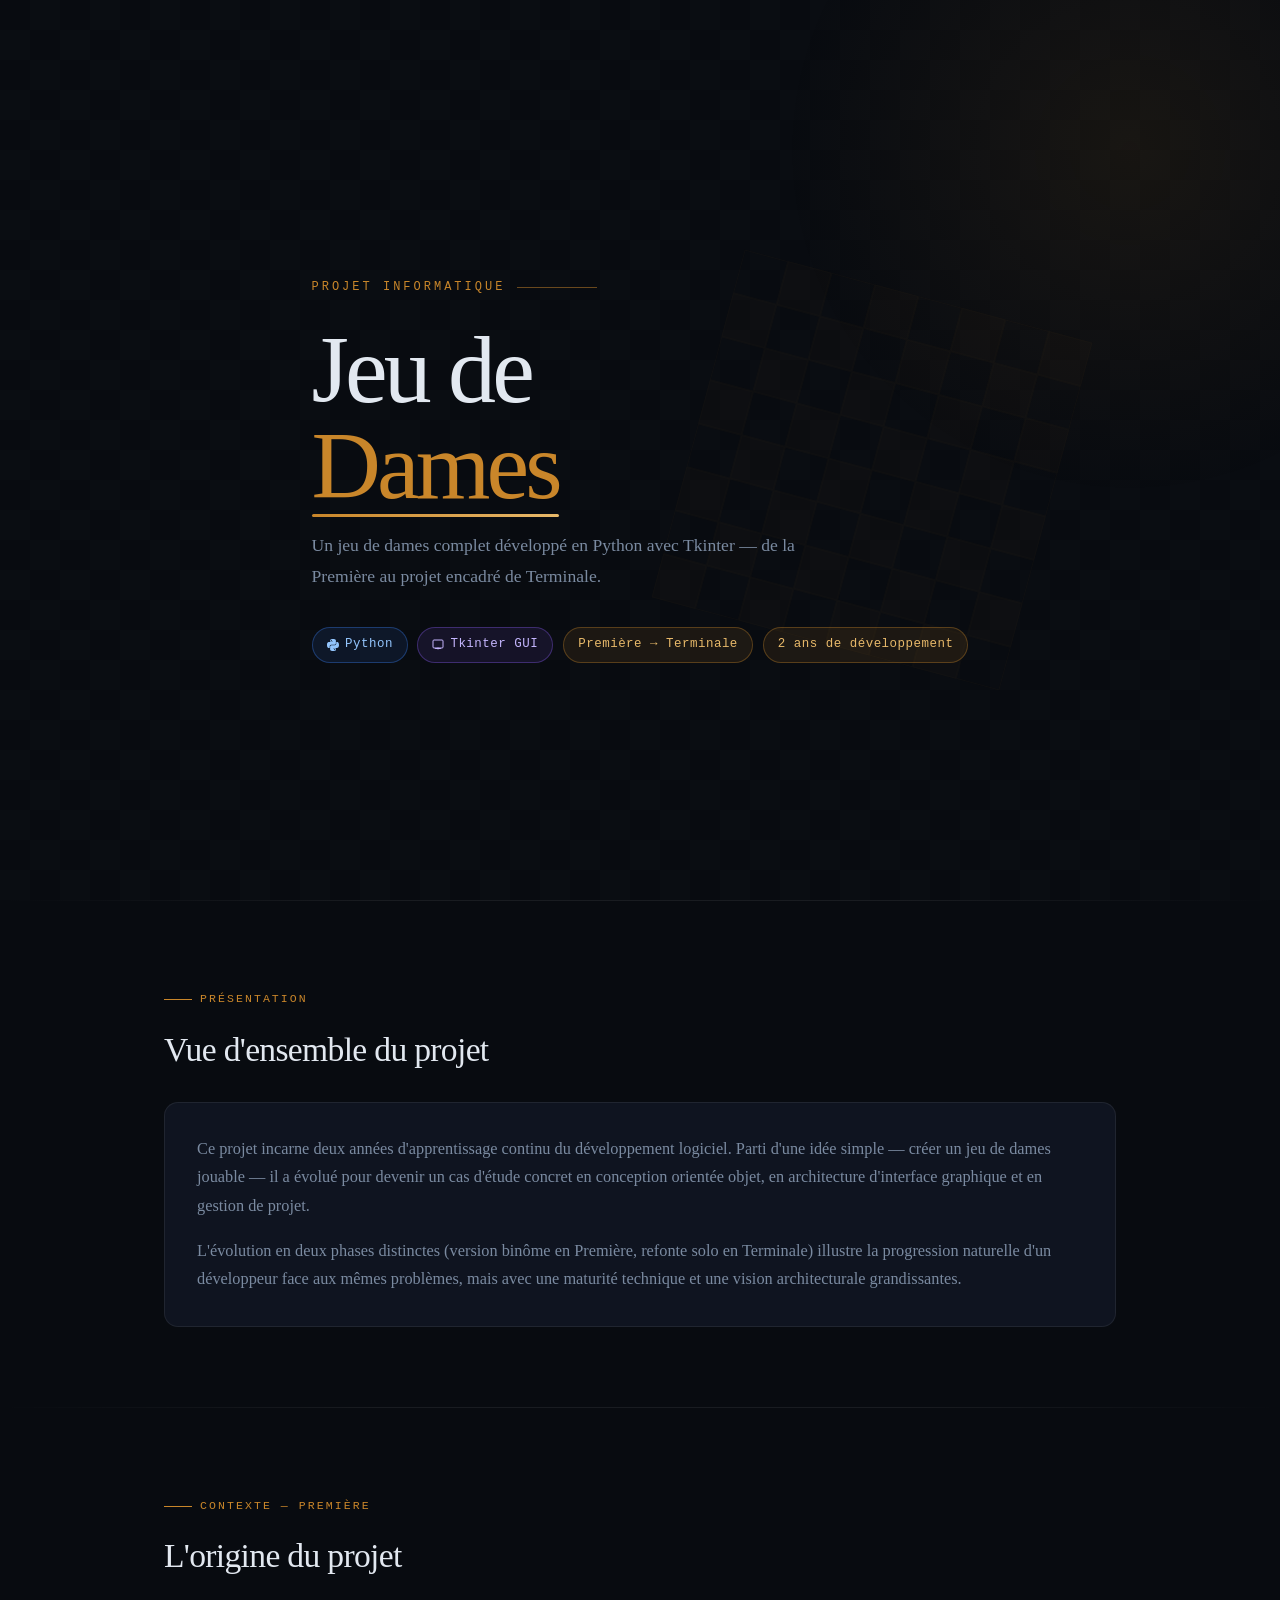
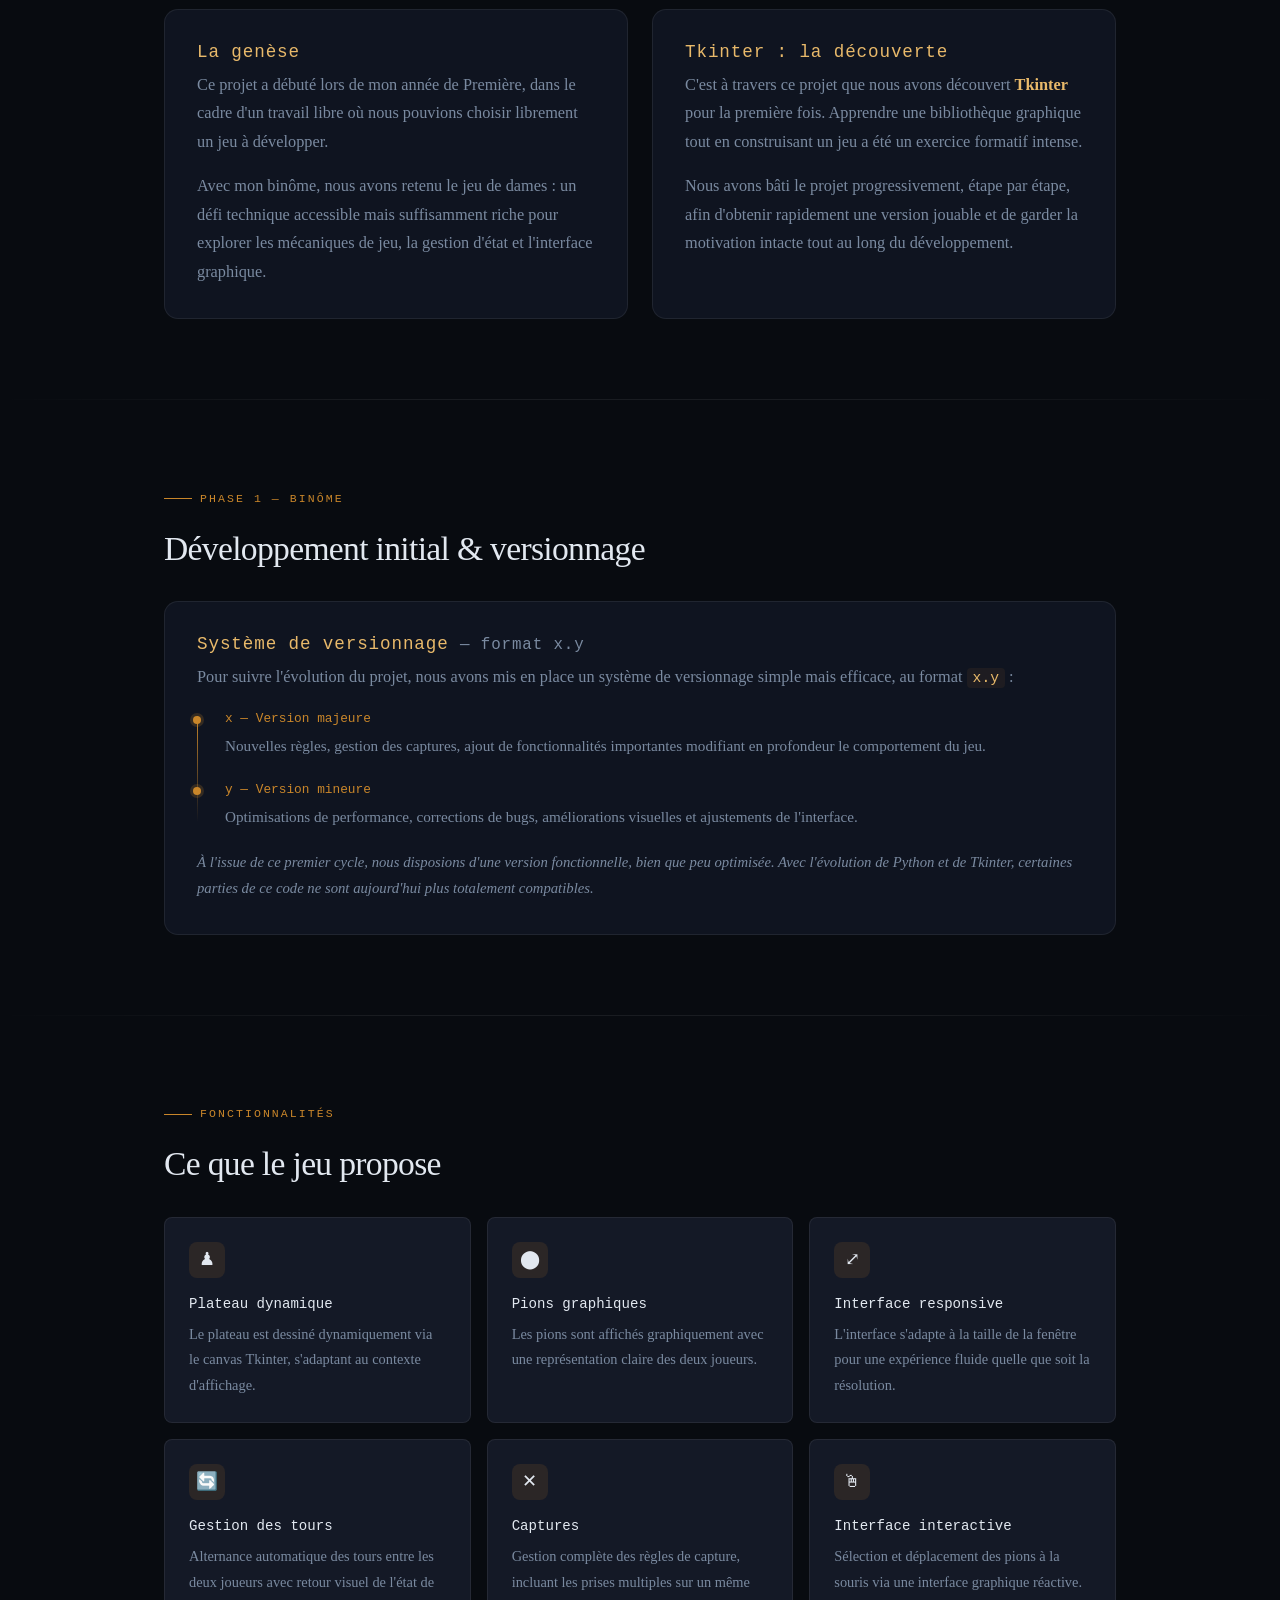
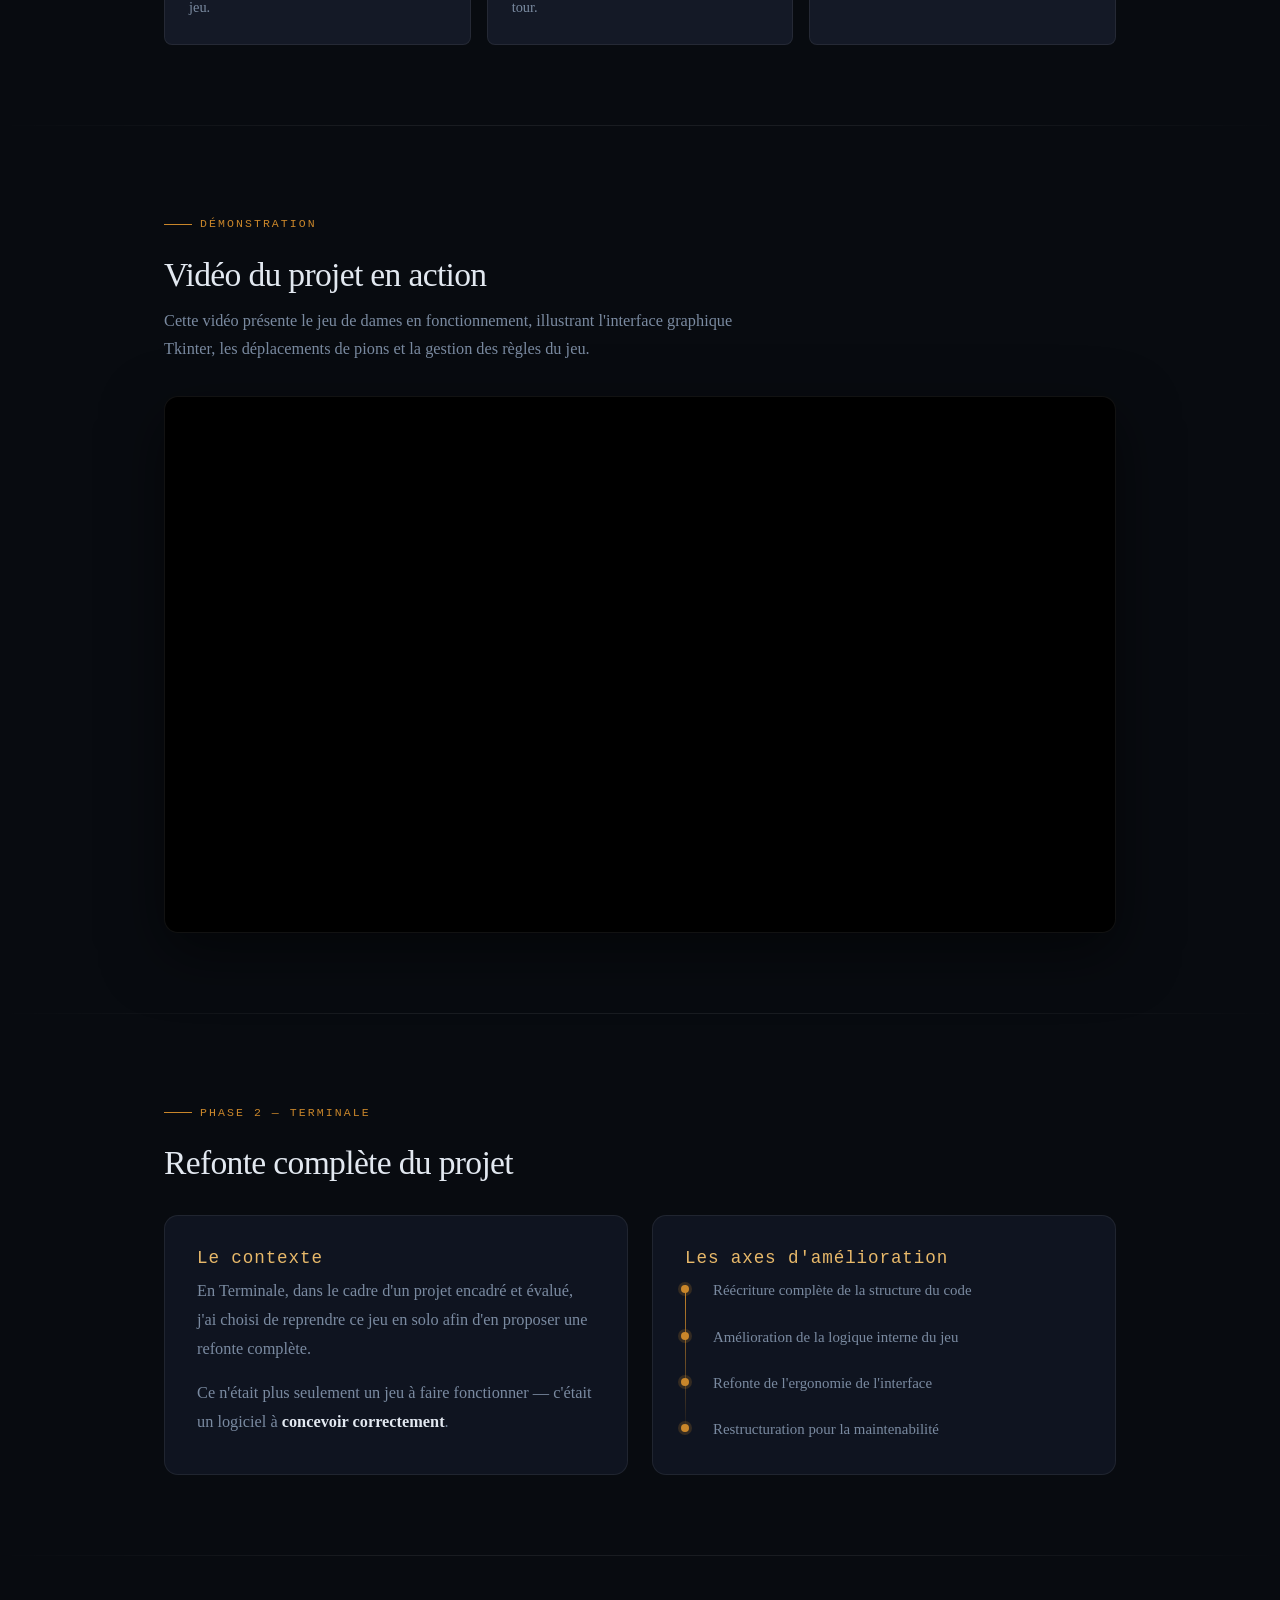
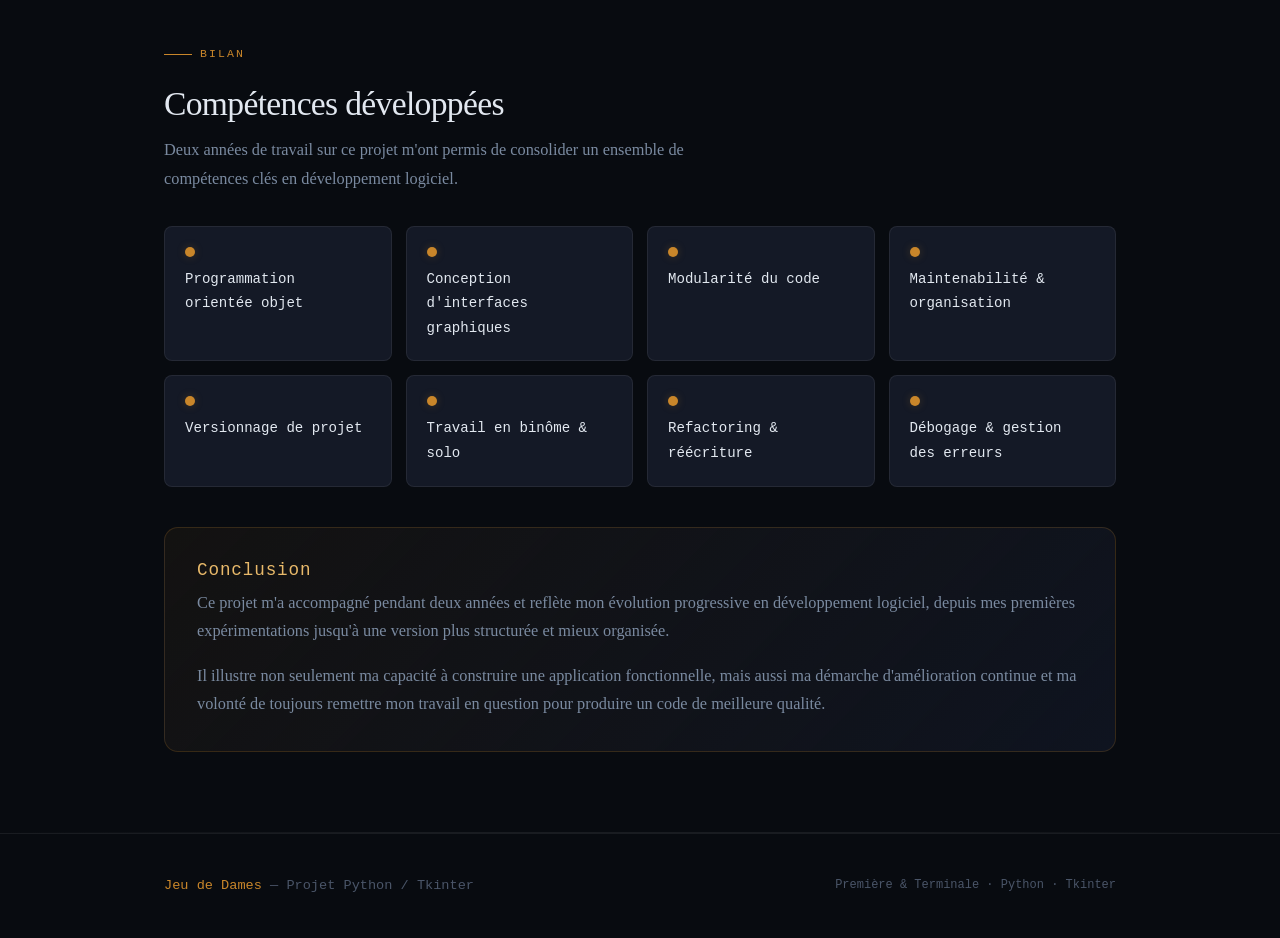
<file: ressources/documents/dame.html>
<!DOCTYPE html>
<html lang="fr">
<head>
    <meta charset="UTF-8" />
    <meta name="viewport" content="width=device-width, initial-scale=1.0" />
    <title>Jeu de Dames — Portfolio Projet</title>

    <style>
        /* ======================================================
           VARIABLES & RESET
        ====================================================== */
        :root {
            --bg:          #080b10;
            --bg-card:     #0f1420;
            --bg-card2:    #141926;
            --border:      rgba(255,255,255,0.07);
            --accent:      #c9862a;
            --accent-2:    #e8b96a;
            --accent-glow: rgba(201,134,42,0.25);
            --text:        #e2e8f0;
            --text-muted:  #7a8aa0;
            --text-dim:    #4a5568;
            --python:      #3b82f6;
            --tkinter:     #8b5cf6;
            --radius:      14px;
            --radius-sm:   8px;
        }

        *, *::before, *::after { box-sizing: border-box; margin: 0; padding: 0; }

        html { scroll-behavior: smooth; }

        body {
            background-color: var(--bg);
            color: var(--text);
            font-family: 'Georgia', 'Times New Roman', serif;
            line-height: 1.75;
            overflow-x: hidden;
        }

        /* ======================================================
           CHECKERBOARD BACKGROUND TEXTURE
        ====================================================== */
        body::before {
            content: '';
            position: fixed;
            inset: 0;
            background-image:
                    repeating-conic-gradient(rgba(255,255,255,0.012) 0% 25%, transparent 0% 50%);
            background-size: 60px 60px;
            pointer-events: none;
            z-index: 0;
        }

        /* Ambient glow blob */
        body::after {
            content: '';
            position: fixed;
            top: -200px;
            right: -200px;
            width: 700px;
            height: 700px;
            background: radial-gradient(circle, rgba(201,134,42,0.08) 0%, transparent 70%);
            pointer-events: none;
            z-index: 0;
        }

        /* ======================================================
           LAYOUT HELPERS
        ====================================================== */
        .container {
            max-width: 1000px;
            margin: 0 auto;
            padding: 0 24px;
            position: relative;
            z-index: 1;
        }

        section { padding: 80px 0; }

        /* ======================================================
           TYPOGRAPHY
        ====================================================== */
        h1, h2, h3 {
            font-family: 'Georgia', serif;
            font-weight: normal;
            letter-spacing: -0.02em;
            line-height: 1.2;
        }

        h2 {
            font-size: clamp(1.6rem, 3vw, 2.1rem);
            color: var(--text);
            margin-bottom: 12px;
        }

        h3 {
            font-size: 1.1rem;
            color: var(--accent-2);
            margin-bottom: 8px;
            font-family: 'Courier New', monospace;
            letter-spacing: 0.05em;
        }

        p { color: var(--text-muted); margin-bottom: 1rem; font-size: 1.02rem; }
        p:last-child { margin-bottom: 0; }

        /* ======================================================
           SECTION LABEL
        ====================================================== */
        .section-label {
            display: inline-flex;
            align-items: center;
            gap: 8px;
            font-family: 'Courier New', monospace;
            font-size: 0.72rem;
            letter-spacing: 0.18em;
            text-transform: uppercase;
            color: var(--accent);
            margin-bottom: 20px;
        }

        .section-label::before {
            content: '';
            display: block;
            width: 28px;
            height: 1px;
            background: var(--accent);
        }

        /* ======================================================
           DIVIDER
        ====================================================== */
        .divider {
            width: 100%;
            height: 1px;
            background: linear-gradient(90deg, transparent, var(--border) 30%, var(--border) 70%, transparent);
            margin: 0;
        }

        /* ======================================================
           HERO SECTION
        ====================================================== */
        #hero {
            min-height: 100vh;
            display: flex;
            flex-direction: column;
            justify-content: center;
            padding: 120px 0 80px;
            position: relative;
        }

        /* Decorative board element */
        .hero-board {
            position: absolute;
            right: -60px;
            top: 50%;
            transform: translateY(-50%) rotate(15deg);
            width: 360px;
            height: 360px;
            opacity: 0.06;
            display: grid;
            grid-template-columns: repeat(8, 1fr);
            grid-template-rows: repeat(8, 1fr);
            pointer-events: none;
        }

        .hero-board-cell {
            border: 1px solid rgba(201,134,42,0.5);
        }

        .hero-board-cell.filled { background: rgba(201,134,42,0.4); }

        .hero-eyebrow {
            font-family: 'Courier New', monospace;
            font-size: 0.75rem;
            letter-spacing: 0.25em;
            text-transform: uppercase;
            color: var(--accent);
            margin-bottom: 24px;
            display: flex;
            align-items: center;
            gap: 12px;
            animation: fadeUp 0.8s ease both;
        }

        .hero-eyebrow::after {
            content: '';
            flex: 1;
            max-width: 80px;
            height: 1px;
            background: var(--accent);
            opacity: 0.5;
        }

        .hero-title {
            font-size: clamp(3rem, 8vw, 6rem);
            font-weight: normal;
            letter-spacing: -0.04em;
            line-height: 1.0;
            color: var(--text);
            margin-bottom: 16px;
            animation: fadeUp 0.8s 0.1s ease both;
        }

        .hero-title span {
            color: var(--accent);
            position: relative;
        }

        .hero-title span::after {
            content: '';
            position: absolute;
            left: 0; bottom: 2px;
            width: 100%; height: 3px;
            background: linear-gradient(90deg, var(--accent), var(--accent-2));
            border-radius: 2px;
        }

        .hero-subtitle {
            font-size: 1.1rem;
            color: var(--text-muted);
            max-width: 520px;
            margin-bottom: 36px;
            animation: fadeUp 0.8s 0.2s ease both;
        }

        .hero-badges {
            display: flex;
            flex-wrap: wrap;
            gap: 10px;
            animation: fadeUp 0.8s 0.3s ease both;
        }

        .badge {
            display: inline-flex;
            align-items: center;
            gap: 6px;
            padding: 6px 14px;
            border-radius: 100px;
            font-family: 'Courier New', monospace;
            font-size: 0.78rem;
            letter-spacing: 0.04em;
            border: 1px solid;
        }

        .badge.python {
            background: rgba(59,130,246,0.1);
            border-color: rgba(59,130,246,0.35);
            color: #93c5fd;
        }

        .badge.tkinter {
            background: rgba(139,92,246,0.1);
            border-color: rgba(139,92,246,0.35);
            color: #c4b5fd;
        }

        .badge.year {
            background: rgba(201,134,42,0.1);
            border-color: rgba(201,134,42,0.35);
            color: var(--accent-2);
        }

        /* ======================================================
           CARD
        ====================================================== */
        .card {
            background: var(--bg-card);
            border: 1px solid var(--border);
            border-radius: var(--radius);
            padding: 32px;
            transition: border-color 0.3s ease, transform 0.3s ease, box-shadow 0.3s ease;
        }

        .card:hover {
            border-color: rgba(201,134,42,0.25);
            transform: translateY(-2px);
            box-shadow: 0 12px 40px rgba(0,0,0,0.3), 0 0 0 1px rgba(201,134,42,0.08);
        }

        /* ======================================================
           VERSION TIMELINE
        ====================================================== */
        .timeline {
            position: relative;
            padding-left: 28px;
            margin-top: 16px;
        }

        .timeline::before {
            content: '';
            position: absolute;
            left: 0; top: 8px; bottom: 8px;
            width: 1px;
            background: linear-gradient(180deg, var(--accent), transparent);
        }

        .timeline-item {
            position: relative;
            margin-bottom: 20px;
        }

        .timeline-item::before {
            content: '';
            position: absolute;
            left: -32px;
            top: 8px;
            width: 8px;
            height: 8px;
            border-radius: 50%;
            background: var(--accent);
            box-shadow: 0 0 0 3px rgba(201,134,42,0.2);
        }

        .timeline-version {
            font-family: 'Courier New', monospace;
            font-size: 0.8rem;
            color: var(--accent);
            margin-bottom: 2px;
        }

        /* ======================================================
           FEATURES GRID
        ====================================================== */
        .features-grid {
            display: grid;
            grid-template-columns: repeat(auto-fit, minmax(260px, 1fr));
            gap: 16px;
            margin-top: 32px;
        }

        .feature-card {
            background: var(--bg-card2);
            border: 1px solid var(--border);
            border-radius: var(--radius-sm);
            padding: 24px;
            transition: border-color 0.3s ease, box-shadow 0.3s ease;
        }

        .feature-card:hover {
            border-color: rgba(201,134,42,0.3);
            box-shadow: 0 4px 20px rgba(0,0,0,0.2);
        }

        .feature-icon {
            width: 36px;
            height: 36px;
            background: rgba(201,134,42,0.12);
            border-radius: 8px;
            display: flex;
            align-items: center;
            justify-content: center;
            margin-bottom: 14px;
            font-size: 1.1rem;
        }

        .feature-title {
            font-family: 'Courier New', monospace;
            font-size: 0.88rem;
            color: var(--text);
            margin-bottom: 6px;
        }

        .feature-desc {
            font-size: 0.9rem;
            color: var(--text-muted);
            margin: 0;
        }

        /* ======================================================
           CAROUSEL
        ====================================================== */
        #carousel-section { padding: 80px 0; }

        .carousel-wrapper {
            position: relative;
            border-radius: var(--radius);
            overflow: hidden;
            border: 1px solid var(--border);
            background: var(--bg-card);
            margin-top: 32px;
        }

        .carousel-track {
            display: flex;
            transition: transform 0.55s cubic-bezier(0.77, 0, 0.18, 1);
        }

        .carousel-slide {
            min-width: 100%;
            display: flex;
            align-items: center;
            justify-content: center;
            background: #05070c;
            min-height: 420px;
            position: relative;
        }

        .carousel-slide img {
            max-width: 100%;
            max-height: 480px;
            object-fit: contain;
            display: block;
        }

        /* Placeholder for missing images */
        .carousel-placeholder {
            display: flex;
            flex-direction: column;
            align-items: center;
            gap: 12px;
            color: var(--text-dim);
            font-family: 'Courier New', monospace;
            font-size: 0.85rem;
        }

        .carousel-placeholder svg { opacity: 0.3; }

        .carousel-controls {
            display: flex;
            align-items: center;
            justify-content: space-between;
            padding: 16px 20px;
            border-top: 1px solid var(--border);
        }

        .carousel-btn {
            background: rgba(201,134,42,0.1);
            border: 1px solid rgba(201,134,42,0.3);
            border-radius: 8px;
            color: var(--accent-2);
            cursor: pointer;
            width: 40px;
            height: 40px;
            display: flex;
            align-items: center;
            justify-content: center;
            font-size: 1.1rem;
            transition: background 0.2s ease, transform 0.15s ease;
        }

        .carousel-btn:hover {
            background: rgba(201,134,42,0.2);
            transform: scale(1.08);
        }

        .carousel-btn:active { transform: scale(0.95); }

        .carousel-dots {
            display: flex;
            gap: 8px;
        }

        .carousel-dot {
            width: 8px;
            height: 8px;
            border-radius: 50%;
            background: var(--text-dim);
            cursor: pointer;
            transition: background 0.3s ease, transform 0.3s ease;
            border: none;
        }

        .carousel-dot.active {
            background: var(--accent);
            transform: scale(1.3);
        }

        .carousel-counter {
            font-family: 'Courier New', monospace;
            font-size: 0.78rem;
            color: var(--text-muted);
        }

        /* ======================================================
           VIDEO SECTION
        ====================================================== */
        #video-section { padding: 80px 0; }

        .video-wrapper {
            position: relative;
            padding-bottom: 56.25%; /* 16:9 */
            height: 0;
            overflow: hidden;
            border-radius: var(--radius);
            border: 1px solid var(--border);
            margin-top: 32px;
            background: #000;
            box-shadow: 0 20px 60px rgba(0,0,0,0.5);
        }

        .video-wrapper iframe {
            position: absolute;
            top: 0; left: 0;
            width: 100%; height: 100%;
            border: none;
        }

        /* ======================================================
           SKILLS SECTION
        ====================================================== */
        .skills-grid {
            display: grid;
            grid-template-columns: repeat(auto-fit, minmax(200px, 1fr));
            gap: 14px;
            margin-top: 32px;
        }

        .skill-item {
            background: var(--bg-card2);
            border: 1px solid var(--border);
            border-radius: var(--radius-sm);
            padding: 20px;
            display: flex;
            flex-direction: column;
            gap: 10px;
            transition: border-color 0.3s ease, transform 0.3s ease;
        }

        .skill-item:hover {
            border-color: rgba(201,134,42,0.3);
            transform: translateY(-2px);
        }

        .skill-dot {
            width: 10px;
            height: 10px;
            border-radius: 50%;
            background: var(--accent);
            box-shadow: 0 0 8px var(--accent-glow);
        }

        .skill-name {
            font-family: 'Courier New', monospace;
            font-size: 0.88rem;
            color: var(--text);
        }

        /* ======================================================
           TWO-COLUMN LAYOUT
        ====================================================== */
        .two-col {
            display: grid;
            grid-template-columns: 1fr 1fr;
            gap: 24px;
            margin-top: 32px;
        }

        /* ======================================================
           FOOTER
        ====================================================== */
        footer {
            padding: 40px 0;
            border-top: 1px solid var(--border);
        }

        .footer-inner {
            display: flex;
            align-items: center;
            justify-content: space-between;
            flex-wrap: wrap;
            gap: 12px;
        }

        .footer-brand {
            font-family: 'Courier New', monospace;
            font-size: 0.85rem;
            color: var(--text-dim);
        }

        .footer-brand span { color: var(--accent); }

        .footer-note {
            font-family: 'Courier New', monospace;
            font-size: 0.75rem;
            color: var(--text-dim);
        }

        /* ======================================================
           SCROLL REVEAL
        ====================================================== */
        .reveal {
            opacity: 0;
            transform: translateY(28px);
            transition: opacity 0.7s ease, transform 0.7s ease;
        }

        .reveal.visible {
            opacity: 1;
            transform: translateY(0);
        }

        /* ======================================================
           KEYFRAMES
        ====================================================== */
        @keyframes fadeUp {
            from { opacity: 0; transform: translateY(20px); }
            to   { opacity: 1; transform: translateY(0); }
        }

        /* ======================================================
           RESPONSIVE
        ====================================================== */
        @media (max-width: 700px) {
            section { padding: 60px 0; }

            .hero-board { display: none; }

            .hero-title { font-size: clamp(2.5rem, 12vw, 4rem); }

            .two-col { grid-template-columns: 1fr; }

            .card { padding: 22px; }

            .carousel-slide { min-height: 260px; }

            .features-grid { grid-template-columns: 1fr; }

            .skills-grid { grid-template-columns: 1fr 1fr; }

            .footer-inner { flex-direction: column; align-items: flex-start; }
        }
    </style>
</head>

<body>

<!-- =====================================================
     HERO
====================================================== -->
<section id="hero">
    <div class="container">

        <!-- Decorative checkerboard -->
        <div class="hero-board" id="heroBoard" aria-hidden="true"></div>

        <p class="hero-eyebrow">Projet Informatique</p>

        <h1 class="hero-title">
            Jeu de<br><span>Dames</span>
        </h1>

        <p class="hero-subtitle">
            Un jeu de dames complet développé en Python avec Tkinter —
            de la Première au projet encadré de Terminale.
        </p>

        <div class="hero-badges">
        <span class="badge python">
          <!-- Python logo (SVG inline) -->
          <svg width="12" height="12" viewBox="0 0 24 24" fill="currentColor">
            <path d="M11.914 0C5.82 0 6.2 2.656 6.2 2.656l.007 2.752h5.814v.826H3.9S0 5.789 0 11.969c0 6.18 3.403 5.963 3.403 5.963h2.031v-2.869s-.109-3.402 3.35-3.402h5.769s3.24.052 3.24-3.131V3.129S18.28 0 11.914 0zm-3.21 1.81a1.037 1.037 0 1 1 0 2.073 1.037 1.037 0 0 1 0-2.073z"/>
            <path d="M12.086 24c6.094 0 5.714-2.656 5.714-2.656l-.007-2.752h-5.814v-.826h8.121S24 18.211 24 12.031c0-6.18-3.403-5.963-3.403-5.963h-2.031v2.869s.109 3.402-3.35 3.402H9.447s-3.24-.052-3.24 3.131v5.4S5.72 24 12.086 24zm3.21-1.81a1.037 1.037 0 1 1 0-2.073 1.037 1.037 0 0 1 0 2.073z"/>
          </svg>
          Python
        </span>
            <span class="badge tkinter">
          <svg width="12" height="12" viewBox="0 0 24 24" fill="currentColor">
            <rect x="2" y="2" width="20" height="16" rx="2" fill="none" stroke="currentColor" stroke-width="2"/>
            <path d="M7 19h10M12 18v2" stroke="currentColor" stroke-width="2" stroke-linecap="round"/>
          </svg>
          Tkinter GUI
        </span>
            <span class="badge year">Première → Terminale</span>
            <span class="badge year">2 ans de développement</span>
        </div>
    </div>
</section>

<div class="divider"></div>

<!-- =====================================================
     PRÉSENTATION GÉNÉRALE
====================================================== -->
<section id="presentation">
    <div class="container">
        <p class="section-label reveal">Présentation</p>
        <h2 class="reveal">Vue d'ensemble du projet</h2>

        <div class="card reveal" style="margin-top:32px;">
            <p>
                Ce projet incarne deux années d'apprentissage continu du développement logiciel.
                Parti d'une idée simple — créer un jeu de dames jouable — il a évolué pour devenir
                un cas d'étude concret en conception orientée objet, en architecture d'interface graphique
                et en gestion de projet.
            </p>
            <p>
                L'évolution en deux phases distinctes (version binôme en Première, refonte solo en Terminale)
                illustre la progression naturelle d'un développeur face aux mêmes problèmes, mais avec
                une maturité technique et une vision architecturale grandissantes.
            </p>
        </div>
    </div>
</section>

<div class="divider"></div>

<!-- =====================================================
     CONTEXTE — PREMIÈRE
====================================================== -->
<section id="contexte">
    <div class="container">
        <p class="section-label reveal">Contexte — Première</p>
        <h2 class="reveal">L'origine du projet</h2>

        <div class="two-col" style="margin-top:32px;">
            <div class="card reveal">
                <h3>La genèse</h3>
                <p>
                    Ce projet a débuté lors de mon année de Première, dans le cadre d'un travail libre
                    où nous pouvions choisir librement un jeu à développer.
                </p>
                <p>
                    Avec mon binôme, nous avons retenu le jeu de dames : un défi technique accessible
                    mais suffisamment riche pour explorer les mécaniques de jeu, la gestion d'état
                    et l'interface graphique.
                </p>
            </div>

            <div class="card reveal" style="transition-delay:0.1s;">
                <h3>Tkinter : la découverte</h3>
                <p>
                    C'est à travers ce projet que nous avons découvert <strong style="color:var(--accent-2)">Tkinter</strong>
                    pour la première fois. Apprendre une bibliothèque graphique tout en construisant un jeu
                    a été un exercice formatif intense.
                </p>
                <p>
                    Nous avons bâti le projet progressivement, étape par étape, afin d'obtenir rapidement
                    une version jouable et de garder la motivation intacte tout au long du développement.
                </p>
            </div>
        </div>
    </div>
</section>

<div class="divider"></div>

<!-- =====================================================
     DÉVELOPPEMENT EN BINÔME — VERSIONNAGE
====================================================== -->
<section id="developpement">
    <div class="container">
        <p class="section-label reveal">Phase 1 — Binôme</p>
        <h2 class="reveal">Développement initial & versionnage</h2>

        <div class="card reveal" style="margin-top:32px;">
            <h3>Système de versionnage <span style="font-size:0.9em;color:var(--text-muted)">— format x.y</span></h3>
            <p>
                Pour suivre l'évolution du projet, nous avons mis en place un système de versionnage
                simple mais efficace, au format <code style="color:var(--accent-2);background:rgba(201,134,42,0.08);padding:2px 6px;border-radius:4px;font-size:0.9em;">x.y</code> :
            </p>

            <div class="timeline">
                <div class="timeline-item">
                    <div class="timeline-version">x — Version majeure</div>
                    <p style="margin:0;font-size:0.95rem;">
                        Nouvelles règles, gestion des captures, ajout de fonctionnalités importantes
                        modifiant en profondeur le comportement du jeu.
                    </p>
                </div>
                <div class="timeline-item">
                    <div class="timeline-version">y — Version mineure</div>
                    <p style="margin:0;font-size:0.95rem;">
                        Optimisations de performance, corrections de bugs, améliorations visuelles
                        et ajustements de l'interface.
                    </p>
                </div>
            </div>

            <p style="margin-top:16px;font-style:italic;font-size:0.92rem;">
                À l'issue de ce premier cycle, nous disposions d'une version fonctionnelle, bien que
                peu optimisée. Avec l'évolution de Python et de Tkinter, certaines parties de ce code
                ne sont aujourd'hui plus totalement compatibles.
            </p>
        </div>
    </div>
</section>

<div class="divider"></div>

<!-- =====================================================
     FONCTIONNALITÉS
====================================================== -->
<section id="fonctionnalites">
    <div class="container">
        <p class="section-label reveal">Fonctionnalités</p>
        <h2 class="reveal">Ce que le jeu propose</h2>

        <div class="features-grid">

            <div class="feature-card reveal" style="transition-delay:0.05s;">
                <div class="feature-icon">♟</div>
                <div class="feature-title">Plateau dynamique</div>
                <p class="feature-desc">Le plateau est dessiné dynamiquement via le canvas Tkinter, s'adaptant au contexte d'affichage.</p>
            </div>

            <div class="feature-card reveal" style="transition-delay:0.1s;">
                <div class="feature-icon">⬤</div>
                <div class="feature-title">Pions graphiques</div>
                <p class="feature-desc">Les pions sont affichés graphiquement avec une représentation claire des deux joueurs.</p>
            </div>

            <div class="feature-card reveal" style="transition-delay:0.15s;">
                <div class="feature-icon">⤢</div>
                <div class="feature-title">Interface responsive</div>
                <p class="feature-desc">L'interface s'adapte à la taille de la fenêtre pour une expérience fluide quelle que soit la résolution.</p>
            </div>

            <div class="feature-card reveal" style="transition-delay:0.2s;">
                <div class="feature-icon">🔄</div>
                <div class="feature-title">Gestion des tours</div>
                <p class="feature-desc">Alternance automatique des tours entre les deux joueurs avec retour visuel de l'état de jeu.</p>
            </div>

            <div class="feature-card reveal" style="transition-delay:0.25s;">
                <div class="feature-icon">✕</div>
                <div class="feature-title">Captures</div>
                <p class="feature-desc">Gestion complète des règles de capture, incluant les prises multiples sur un même tour.</p>
            </div>

            <div class="feature-card reveal" style="transition-delay:0.3s;">
                <div class="feature-icon">🖱</div>
                <div class="feature-title">Interface interactive</div>
                <p class="feature-desc">Sélection et déplacement des pions à la souris via une interface graphique réactive.</p>
            </div>

        </div>
    </div>
</section>

<div class="divider"></div>

<!-- =====================================================
     VIDÉO DE DÉMONSTRATION
====================================================== -->
<section id="video-section">
    <div class="container">
        <p class="section-label reveal">Démonstration</p>
        <h2 class="reveal">Vidéo du projet en action</h2>

        <p class="reveal" style="max-width:600px;margin-top:8px;">
            Cette vidéo présente le jeu de dames en fonctionnement,
            illustrant l'interface graphique Tkinter, les déplacements de pions et
            la gestion des règles du jeu.
        </p>

        <!-- Lecteur YouTube intégré (iframe) -->
        <div class="video-wrapper reveal" style="margin-top:32px;">
            <iframe
                    src="https://www.youtube.com/embed/84_zolDAywM"
                    title="Démonstration — Jeu de Dames Python / Tkinter"
                    allow="accelerometer; autoplay; clipboard-write; encrypted-media; gyroscope; picture-in-picture; web-share"
                    allowfullscreen
                    loading="lazy"
            ></iframe>
        </div>

    </div>
</section>

<div class="divider"></div>

<!-- =====================================================
     REFONTE — TERMINALE
====================================================== -->
<section id="refonte">
    <div class="container">
        <p class="section-label reveal">Phase 2 — Terminale</p>
        <h2 class="reveal">Refonte complète du projet</h2>

        <div class="two-col" style="margin-top:32px;">
            <div class="card reveal">
                <h3>Le contexte</h3>
                <p>
                    En Terminale, dans le cadre d'un projet encadré et évalué, j'ai choisi de reprendre
                    ce jeu en solo afin d'en proposer une refonte complète.
                </p>
                <p>
                    Ce n'était plus seulement un jeu à faire fonctionner — c'était un logiciel à
                    <strong style="color:var(--text)">concevoir correctement</strong>.
                </p>
            </div>

            <div class="card reveal" style="transition-delay:0.1s;">
                <h3>Les axes d'amélioration</h3>
                <div class="timeline" style="margin-top:8px;">
                    <div class="timeline-item">
                        <p style="margin:0;font-size:0.93rem;">Réécriture complète de la structure du code</p>
                    </div>
                    <div class="timeline-item">
                        <p style="margin:0;font-size:0.93rem;">Amélioration de la logique interne du jeu</p>
                    </div>
                    <div class="timeline-item">
                        <p style="margin:0;font-size:0.93rem;">Refonte de l'ergonomie de l'interface</p>
                    </div>
                    <div class="timeline-item" style="margin-bottom:0">
                        <p style="margin:0;font-size:0.93rem;">Restructuration pour la maintenabilité</p>
                    </div>
                </div>
            </div>
        </div>
    </div>
</section>

<div class="divider"></div>

<!-- =====================================================
     COMPÉTENCES ACQUISES
====================================================== -->
<section id="competences">
    <div class="container">
        <p class="section-label reveal">Bilan</p>
        <h2 class="reveal">Compétences développées</h2>

        <p class="reveal" style="max-width:580px;margin-top:8px;">
            Deux années de travail sur ce projet m'ont permis de consolider un ensemble de
            compétences clés en développement logiciel.
        </p>

        <div class="skills-grid">

            <div class="skill-item reveal" style="transition-delay:0.05s;">
                <div class="skill-dot"></div>
                <div class="skill-name">Programmation orientée objet</div>
            </div>

            <div class="skill-item reveal" style="transition-delay:0.1s;">
                <div class="skill-dot"></div>
                <div class="skill-name">Conception d'interfaces graphiques</div>
            </div>

            <div class="skill-item reveal" style="transition-delay:0.15s;">
                <div class="skill-dot"></div>
                <div class="skill-name">Modularité du code</div>
            </div>

            <div class="skill-item reveal" style="transition-delay:0.2s;">
                <div class="skill-dot"></div>
                <div class="skill-name">Maintenabilité & organisation</div>
            </div>

            <div class="skill-item reveal" style="transition-delay:0.25s;">
                <div class="skill-dot"></div>
                <div class="skill-name">Versionnage de projet</div>
            </div>

            <div class="skill-item reveal" style="transition-delay:0.3s;">
                <div class="skill-dot"></div>
                <div class="skill-name">Travail en binôme & solo</div>
            </div>

            <div class="skill-item reveal" style="transition-delay:0.35s;">
                <div class="skill-dot"></div>
                <div class="skill-name">Refactoring & réécriture</div>
            </div>

            <div class="skill-item reveal" style="transition-delay:0.4s;">
                <div class="skill-dot"></div>
                <div class="skill-name">Débogage & gestion des erreurs</div>
            </div>

        </div>

        <!-- Conclusion -->
        <div class="card reveal" style="margin-top:40px;border-color:rgba(201,134,42,0.2);background:linear-gradient(135deg, rgba(201,134,42,0.06), var(--bg-card));">
            <h3 style="color:var(--accent-2)">Conclusion</h3>
            <p>
                Ce projet m'a accompagné pendant deux années et reflète mon évolution progressive
                en développement logiciel, depuis mes premières expérimentations jusqu'à une version
                plus structurée et mieux organisée.
            </p>
            <p>
                Il illustre non seulement ma capacité à construire une application fonctionnelle,
                mais aussi ma démarche d'amélioration continue et ma volonté de toujours remettre
                mon travail en question pour produire un code de meilleure qualité.
            </p>
        </div>

    </div>
</section>

<div class="divider"></div>

<!-- =====================================================
     FOOTER
====================================================== -->
<footer>
    <div class="container">
        <div class="footer-inner">
            <div class="footer-brand">
                <span>Jeu de Dames</span> — Projet Python / Tkinter
            </div>
            <div class="footer-note">Première &amp; Terminale · Python · Tkinter</div>
        </div>
    </div>
</footer>


<!-- =====================================================
     JAVASCRIPT
====================================================== -->
<script>
    /* ====================================================
       1. GÉNÉRATION DU PLATEAU DÉCORATIF (hero)
    ==================================================== */
    (function buildHeroBoard() {
        const board = document.getElementById('heroBoard');
        if (!board) return;

        // Motif damier classique (cases noires)
        const darkCells = new Set([
            1,3,5,7, 8,10,12,14, 17,19,21,23, 24,26,28,30,
            33,35,37,39, 40,42,44,46, 49,51,53,55, 56,58,60,62
        ]);

        for (let i = 0; i < 64; i++) {
            const cell = document.createElement('div');
            cell.className = 'hero-board-cell' + (darkCells.has(i) ? ' filled' : '');
            board.appendChild(cell);
        }
    })();


    /* ====================================================
       2. CARROUSEL D'IMAGES
    ==================================================== */
    (function initCarousel() {
        const track   = document.getElementById('carouselTrack');
        const prevBtn = document.getElementById('prevBtn');
        const nextBtn = document.getElementById('nextBtn');
        const dotsEl  = document.getElementById('carouselDots');
        const counter = document.getElementById('carouselCounter');

        if (!track) return;

        const slides = Array.from(track.querySelectorAll('.carousel-slide'));
        const total  = slides.length;
        let current  = 0;
        let autoTimer;

        /* --- Création des points de navigation --- */
        slides.forEach((_, i) => {
            const dot = document.createElement('button');
            dot.className   = 'carousel-dot' + (i === 0 ? ' active' : '');
            dot.setAttribute('role', 'tab');
            dot.setAttribute('aria-label', 'Image ' + (i + 1));
            dot.addEventListener('click', () => goTo(i));
            dotsEl.appendChild(dot);
        });

        /* --- Navigation vers un slide --- */
        function goTo(index) {
            current = (index + total) % total;
            track.style.transform = `translateX(-${current * 100}%)`;

            // Mise à jour des dots
            dotsEl.querySelectorAll('.carousel-dot').forEach((d, i) => {
                d.classList.toggle('active', i === current);
                d.setAttribute('aria-selected', i === current);
            });

            // Mise à jour du compteur
            counter.textContent = (current + 1) + ' / ' + total;
        }

        /* --- Boutons précédent / suivant --- */
        prevBtn.addEventListener('click', () => { resetAuto(); goTo(current - 1); });
        nextBtn.addEventListener('click', () => { resetAuto(); goTo(current + 1); });

        /* --- Défilement automatique (5s) --- */
        function startAuto() {
            autoTimer = setInterval(() => goTo(current + 1), 5000);
        }

        function resetAuto() {
            clearInterval(autoTimer);
            startAuto();
        }

        startAuto();

        /* --- Swipe tactile (mobile) --- */
        let touchStartX = 0;
        track.addEventListener('touchstart', e => {
            touchStartX = e.changedTouches[0].clientX;
        }, { passive: true });

        track.addEventListener('touchend', e => {
            const delta = touchStartX - e.changedTouches[0].clientX;
            if (Math.abs(delta) > 40) {
                resetAuto();
                goTo(delta > 0 ? current + 1 : current - 1);
            }
        }, { passive: true });

        /* --- Raccourcis clavier --- */
        document.addEventListener('keydown', e => {
            if (e.key === 'ArrowLeft')  { resetAuto(); goTo(current - 1); }
            if (e.key === 'ArrowRight') { resetAuto(); goTo(current + 1); }
        });
    })();


    /* ====================================================
       3. SCROLL REVEAL
    ==================================================== */
    (function initScrollReveal() {
        const elements = document.querySelectorAll('.reveal');

        const observer = new IntersectionObserver((entries) => {
            entries.forEach(entry => {
                if (entry.isIntersecting) {
                    entry.target.classList.add('visible');
                    observer.unobserve(entry.target); // animation une seule fois
                }
            });
        }, {
            threshold: 0.1,
            rootMargin: '0px 0px -40px 0px'
        });

        elements.forEach(el => observer.observe(el));
    })();

</script>

</body>
</html>
</file>
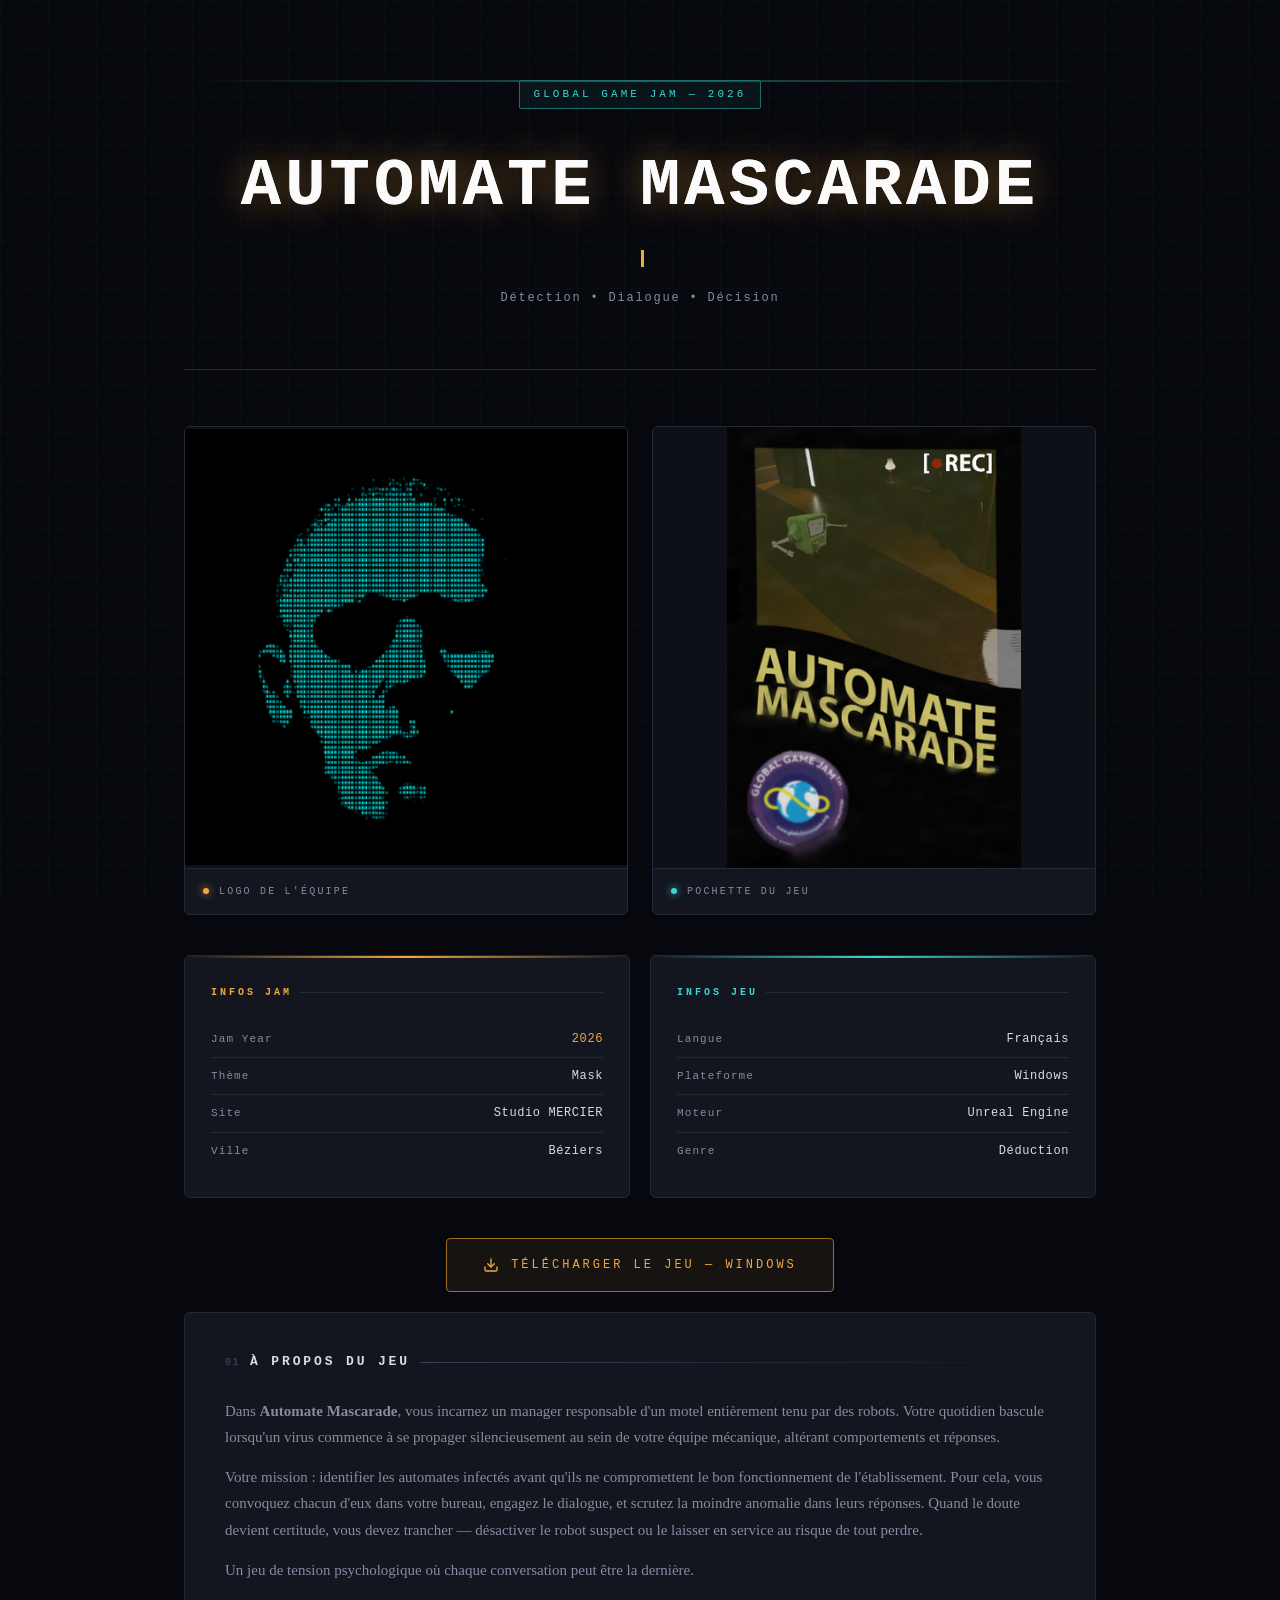
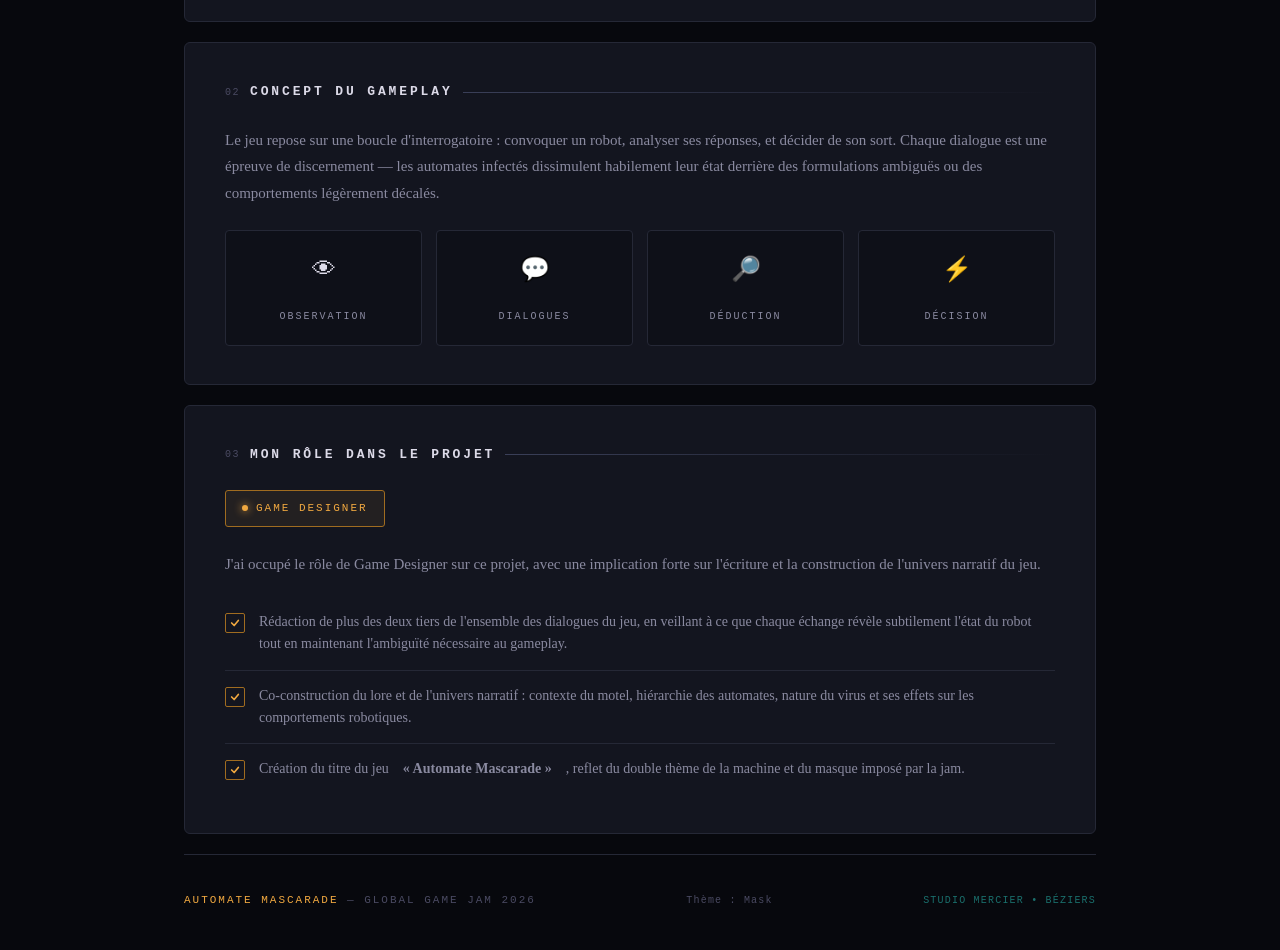
<file: ressources/documents/global_game_jam.html>
<!DOCTYPE html>
<html lang="fr">
<head>
    <meta charset="UTF-8" />
    <meta name="viewport" content="width=device-width, initial-scale=1.0" />
    <title>Automate Mascarade — Global Game Jam 2026</title>

    <style>
        /* ═══════════════════════════════════════════
           VARIABLES & RESET
        ═══════════════════════════════════════════ */
        :root {
            --bg-deep:      #07080d;
            --bg-panel:     #0e1018;
            --bg-card:      #13151f;
            --bg-card-hover:#181b27;
            --border:       #252836;
            --border-glow:  #3a3f58;
            --amber:        #f0a840;
            --amber-dim:    #a06c20;
            --cyan:         #3dd6d0;
            --cyan-dim:     #1a6f6c;
            --red:          #e04040;
            --text-primary: #dcdae8;
            --text-secondary:#8a8aa0;
            --text-muted:   #4a4a62;
            --font-display: 'Courier New', 'Lucida Console', monospace;
            --font-body:    Georgia, 'Times New Roman', serif;
            --transition:   0.25s cubic-bezier(0.4, 0, 0.2, 1);
        }

        *, *::before, *::after { box-sizing: border-box; margin: 0; padding: 0; }

        html { scroll-behavior: smooth; }

        body {
            background-color: var(--bg-deep);
            color: var(--text-primary);
            font-family: var(--font-body);
            font-size: 16px;
            line-height: 1.7;
            overflow-x: hidden;
        }

        /* ── Bruit de fond ── */
        body::before {
            content: '';
            position: fixed;
            inset: 0;
            pointer-events: none;
            z-index: 0;
            background-image:
                    url("data:image/svg+xml,%3Csvg viewBox='0 0 200 200' xmlns='http://www.w3.org/2000/svg'%3E%3Cfilter id='n'%3E%3CfeTurbulence type='fractalNoise' baseFrequency='0.75' numOctaves='4' stitchTiles='stitch'/%3E%3C/filter%3E%3Crect width='100%25' height='100%25' filter='url(%23n)' opacity='0.04'/%3E%3C/svg%3E");
            background-size: 180px;
            opacity: 0.35;
        }

        /* ── Grille de fond ── */
        body::after {
            content: '';
            position: fixed;
            inset: 0;
            pointer-events: none;
            z-index: 0;
            background-image:
                    linear-gradient(rgba(61, 214, 208, 0.03) 1px, transparent 1px),
                    linear-gradient(90deg, rgba(61, 214, 208, 0.03) 1px, transparent 1px);
            background-size: 48px 48px;
        }

        /* ── Wrapper ── */
        .page-wrapper {
            position: relative;
            z-index: 1;
            max-width: 960px;
            margin: 0 auto;
            padding: 0 24px;
        }

        /* ═══════════════════════════════════════════
           ANIMATIONS
        ═══════════════════════════════════════════ */

        /* Glitch sur le titre */
        @keyframes glitch-clip-1 {
            0%, 100% { clip-path: inset(0 0 100% 0); transform: translate(0); }
            10%       { clip-path: inset(10% 0 60% 0); transform: translate(-4px, 1px); }
            20%       { clip-path: inset(50% 0 30% 0); transform: translate(4px, -1px); }
            30%       { clip-path: inset(20% 0 70% 0); transform: translate(-2px, 2px); }
            40%       { clip-path: inset(80% 0 5%  0); transform: translate(3px,  0px); }
            50%       { clip-path: inset(0 0 100% 0); transform: translate(0); }
        }
        @keyframes glitch-clip-2 {
            0%, 100% { clip-path: inset(100% 0 0 0); transform: translate(0); }
            10%       { clip-path: inset(60% 0 20% 0); transform: translate(3px, -2px); }
            25%       { clip-path: inset(5%  0 80% 0); transform: translate(-4px, 1px); }
            40%       { clip-path: inset(30% 0 50% 0); transform: translate(2px,  2px); }
            55%       { clip-path: inset(100% 0 0 0); transform: translate(0); }
        }
        @keyframes blink-cursor {
            0%, 100% { opacity: 1; }
            50%       { opacity: 0; }
        }
        @keyframes fade-up {
            from { opacity: 0; transform: translateY(24px); }
            to   { opacity: 1; transform: translateY(0); }
        }
        @keyframes scan-line {
            0%   { top: -8%; }
            100% { top: 108%; }
        }
        @keyframes pulse-border {
            0%, 100% { box-shadow: 0 0 0px rgba(240,168,64,0); }
            50%       { box-shadow: 0 0 18px rgba(240,168,64,0.25); }
        }

        /* ═══════════════════════════════════════════
           HEADER
        ═══════════════════════════════════════════ */
        header {
            position: relative;
            padding: 80px 0 60px;
            text-align: center;
            border-bottom: 1px solid var(--border);
            overflow: hidden;
        }

        /* Ligne de scan animée dans le header */
        header::before {
            content: '';
            position: absolute;
            left: 0; right: 0;
            height: 2px;
            background: linear-gradient(90deg, transparent, var(--cyan), transparent);
            opacity: 0.4;
            animation: scan-line 4s linear infinite;
            pointer-events: none;
        }

        /* Label au-dessus du titre */
        .header-label {
            font-family: var(--font-display);
            font-size: 11px;
            letter-spacing: 0.28em;
            text-transform: uppercase;
            color: var(--cyan);
            margin-bottom: 20px;
            opacity: 0;
            animation: fade-up 0.6s ease forwards 0.2s;
        }
        .header-label span {
            display: inline-block;
            padding: 4px 14px;
            border: 1px solid var(--cyan-dim);
            border-radius: 2px;
            background: rgba(61,214,208,0.06);
        }

        /* Titre principal avec effet glitch */
        .game-title-wrap {
            position: relative;
            display: inline-block;
            opacity: 0;
            animation: fade-up 0.7s ease forwards 0.4s;
        }

        .game-title {
            font-family: var(--font-display);
            font-size: clamp(2.4rem, 7vw, 4.2rem);
            font-weight: 700;
            letter-spacing: 0.06em;
            text-transform: uppercase;
            color: var(--text-primary);
            text-shadow: 0 0 40px rgba(240,168,64,0.18);
            position: relative;
        }

        /* Calques glitch */
        .game-title::before,
        .game-title::after {
            content: attr(data-text);
            position: absolute;
            inset: 0;
            font-family: var(--font-display);
            font-size: inherit;
            font-weight: inherit;
            letter-spacing: inherit;
        }
        .game-title::before {
            color: var(--cyan);
            animation: glitch-clip-1 7s steps(1) infinite 2s;
            mix-blend-mode: screen;
        }
        .game-title::after {
            color: var(--red);
            animation: glitch-clip-2 7s steps(1) infinite 2.3s;
            mix-blend-mode: screen;
        }

        /* Curseur clignotant */
        .cursor {
            display: inline-block;
            width: 3px;
            height: 1.05em;
            background: var(--amber);
            vertical-align: middle;
            margin-left: 6px;
            animation: blink-cursor 1s step-end infinite;
        }

        .header-tagline {
            font-family: var(--font-display);
            font-size: 12px;
            letter-spacing: 0.15em;
            color: var(--text-secondary);
            margin-top: 18px;
            opacity: 0;
            animation: fade-up 0.7s ease forwards 0.65s;
        }

        /* ═══════════════════════════════════════════
           SECTION INTRODUCTION — IMAGES
        ═══════════════════════════════════════════ */
        .intro-section {
            display: grid;
            grid-template-columns: 1fr 1fr;
            gap: 24px;
            padding: 56px 0 40px;
            opacity: 0;
            animation: fade-up 0.8s ease forwards 0.85s;
        }

        /* Carte image générique */
        .image-card {
            background: var(--bg-card);
            border: 1px solid var(--border);
            border-radius: 6px;
            overflow: hidden;
            transition: border-color var(--transition), transform var(--transition),
            box-shadow var(--transition);
        }
        .image-card:hover {
            border-color: var(--amber-dim);
            transform: translateY(-3px);
            box-shadow: 0 12px 40px rgba(0,0,0,0.5), 0 0 20px rgba(240,168,64,0.08);
        }

        /* Zone d'image avec rapport d'aspect fixe */
        .image-slot {
            width: 100%;
            aspect-ratio: 1 / 1;
            background: var(--bg-panel);
            border-bottom: 1px solid var(--border);
            display: flex;
            align-items: center;
            justify-content: center;
            flex-direction: column;
            gap: 12px;
            position: relative;
            overflow: hidden;
        }
        /* Image réelle — affichée si l'attribut src est défini */
        .image-slot img {
            width: 100%;
            height: 100%;
            object-fit: contain;
            display: block;
        }

        /* Placeholder affiché quand aucune image n'est chargée */
        .image-slot .placeholder {
            text-align: center;
            pointer-events: none;
        }
        .image-slot .placeholder-icon {
            width: 48px;
            height: 48px;
            margin: 0 auto 8px;
            border: 2px dashed var(--border-glow);
            border-radius: 4px;
            display: flex;
            align-items: center;
            justify-content: center;
        }
        .image-slot .placeholder-icon svg {
            opacity: 0.4;
        }
        .image-slot .placeholder-text {
            font-family: var(--font-display);
            font-size: 10px;
            letter-spacing: 0.18em;
            color: var(--text-muted);
            text-transform: uppercase;
        }

        /* Couverture spécifique (rapport d'aspect 16:9 ou 4:3) */
        .cover-slot {
            aspect-ratio: 4 / 3;
        }

        .image-card-footer {
            padding: 14px 18px;
            display: flex;
            align-items: center;
            gap: 10px;
        }
        .image-card-label {
            font-family: var(--font-display);
            font-size: 10px;
            letter-spacing: 0.22em;
            text-transform: uppercase;
            color: var(--text-secondary);
        }
        .tag-dot {
            width: 6px;
            height: 6px;
            border-radius: 50%;
            background: var(--amber);
            flex-shrink: 0;
            box-shadow: 0 0 8px var(--amber);
        }
        .tag-dot.cyan { background: var(--cyan); box-shadow: 0 0 8px var(--cyan); }

        /* ═══════════════════════════════════════════
           GRILLE INFORMATIONS (Jam + Jeu)
        ═══════════════════════════════════════════ */
        .info-grid {
            display: grid;
            grid-template-columns: 1fr 1fr;
            gap: 20px;
            margin-bottom: 40px;
            opacity: 0;
            animation: fade-up 0.8s ease forwards 1s;
        }

        .info-block {
            background: var(--bg-card);
            border: 1px solid var(--border);
            border-radius: 6px;
            padding: 28px 26px;
            transition: border-color var(--transition), box-shadow var(--transition);
            position: relative;
            overflow: hidden;
        }
        .info-block::before {
            content: '';
            position: absolute;
            top: 0; left: 0; right: 0;
            height: 2px;
        }
        .info-block.amber-top::before { background: linear-gradient(90deg, transparent, var(--amber), transparent); }
        .info-block.cyan-top::before  { background: linear-gradient(90deg, transparent, var(--cyan),  transparent); }

        .info-block:hover {
            border-color: var(--border-glow);
            box-shadow: 0 8px 32px rgba(0,0,0,0.4);
        }

        .info-block-title {
            font-family: var(--font-display);
            font-size: 10px;
            letter-spacing: 0.3em;
            text-transform: uppercase;
            color: var(--amber);
            margin-bottom: 20px;
            display: flex;
            align-items: center;
            gap: 8px;
        }
        .info-block-title.cyan { color: var(--cyan); }
        .info-block-title::after {
            content: '';
            flex: 1;
            height: 1px;
            background: var(--border);
        }

        .info-row {
            display: flex;
            justify-content: space-between;
            align-items: baseline;
            padding: 8px 0;
            border-bottom: 1px solid var(--border);
            gap: 16px;
        }
        .info-row:last-child { border-bottom: none; }

        .info-key {
            font-family: var(--font-display);
            font-size: 11px;
            letter-spacing: 0.1em;
            color: var(--text-secondary);
            flex-shrink: 0;
        }
        .info-val {
            font-family: var(--font-display);
            font-size: 12px;
            color: var(--text-primary);
            text-align: right;
            letter-spacing: 0.05em;
        }
        .info-val.highlight { color: var(--amber); }

        /* ═══════════════════════════════════════════
           SECTIONS DE CONTENU
        ═══════════════════════════════════════════ */
        .content-section {
            background: var(--bg-card);
            border: 1px solid var(--border);
            border-radius: 6px;
            padding: 38px 40px;
            margin-bottom: 20px;
            transition: border-color var(--transition);
            opacity: 0;
            animation: fade-up 0.8s ease forwards;
        }
        .content-section:hover { border-color: var(--border-glow); }

        .content-section:nth-of-type(1) { animation-delay: 1.1s; }
        .content-section:nth-of-type(2) { animation-delay: 1.2s; }
        .content-section:nth-of-type(3) { animation-delay: 1.3s; }

        /* Titre de section */
        .section-heading {
            display: flex;
            align-items: center;
            gap: 14px;
            margin-bottom: 24px;
        }
        .section-heading-line {
            display: flex;
            align-items: center;
            gap: 10px;
            flex: 1;
        }
        .section-number {
            font-family: var(--font-display);
            font-size: 10px;
            color: var(--text-muted);
            letter-spacing: 0.15em;
            flex-shrink: 0;
        }
        .section-title {
            font-family: var(--font-display);
            font-size: 13px;
            font-weight: 700;
            letter-spacing: 0.22em;
            text-transform: uppercase;
            color: var(--text-primary);
        }
        .section-rule {
            flex: 1;
            height: 1px;
            background: linear-gradient(90deg, var(--border-glow), transparent);
        }

        /* Corps de texte */
        .section-body p {
            color: var(--text-secondary);
            margin-bottom: 14px;
            line-height: 1.75;
            font-size: 15px;
        }
        .section-body p:last-child { margin-bottom: 0; }

        /* ── Piliers de gameplay ── */
        .gameplay-pillars {
            display: grid;
            grid-template-columns: repeat(auto-fit, minmax(160px, 1fr));
            gap: 14px;
            margin-top: 24px;
        }
        .pillar {
            background: var(--bg-panel);
            border: 1px solid var(--border);
            border-radius: 4px;
            padding: 18px 16px;
            text-align: center;
            transition: border-color var(--transition), transform var(--transition),
            box-shadow var(--transition);
            cursor: default;
            animation: pulse-border 3s ease-in-out infinite;
        }
        .pillar:nth-child(2) { animation-delay: 0.75s; }
        .pillar:nth-child(3) { animation-delay: 1.5s; }
        .pillar:nth-child(4) { animation-delay: 2.25s; }

        .pillar:hover {
            border-color: var(--amber-dim);
            transform: translateY(-4px);
            box-shadow: 0 8px 28px rgba(0,0,0,0.5), 0 0 16px rgba(240,168,64,0.12);
            animation: none;
        }
        .pillar-icon {
            font-size: 24px;
            margin-bottom: 10px;
            display: block;
        }
        .pillar-label {
            font-family: var(--font-display);
            font-size: 10px;
            letter-spacing: 0.2em;
            text-transform: uppercase;
            color: var(--text-secondary);
        }

        /* ── Contributions ── */
        .contributions-list {
            list-style: none;
            margin-top: 20px;
        }
        .contributions-list li {
            display: flex;
            align-items: flex-start;
            gap: 14px;
            padding: 14px 0;
            border-bottom: 1px solid var(--border);
            font-size: 14px;
            color: var(--text-secondary);
            line-height: 1.6;
        }
        .contributions-list li:last-child { border-bottom: none; }
        .contrib-marker {
            flex-shrink: 0;
            width: 20px;
            height: 20px;
            border: 1px solid var(--amber-dim);
            border-radius: 2px;
            display: flex;
            align-items: center;
            justify-content: center;
            margin-top: 2px;
        }
        .contrib-marker svg { color: var(--amber); }

        /* Rôle badge */
        .role-badge {
            display: inline-flex;
            align-items: center;
            gap: 8px;
            background: rgba(240,168,64,0.07);
            border: 1px solid var(--amber-dim);
            border-radius: 3px;
            padding: 8px 16px;
            font-family: var(--font-display);
            font-size: 11px;
            letter-spacing: 0.18em;
            text-transform: uppercase;
            color: var(--amber);
            margin-bottom: 24px;
        }
        .role-badge::before {
            content: '';
            width: 6px;
            height: 6px;
            border-radius: 50%;
            background: var(--amber);
            box-shadow: 0 0 8px var(--amber);
        }

        /* ═══════════════════════════════════════════
           BOUTON TÉLÉCHARGEMENT
        ═══════════════════════════════════════════ */
        .download-bar {
            display: flex;
            justify-content: center;
            margin-bottom: 20px;
            opacity: 0;
            animation: fade-up 0.8s ease forwards 1.4s;
        }
        .download-btn {
            display: inline-flex;
            align-items: center;
            gap: 12px;
            padding: 16px 36px;
            background: rgba(240,168,64,0.07);
            border: 1px solid var(--amber-dim);
            border-radius: 4px;
            font-family: var(--font-display);
            font-size: 12px;
            letter-spacing: 0.25em;
            text-transform: uppercase;
            color: var(--amber);
            text-decoration: none;
            transition: background var(--transition), border-color var(--transition),
            box-shadow var(--transition), transform var(--transition);
            position: relative;
            overflow: hidden;
        }
        .download-btn::before {
            content: '';
            position: absolute;
            inset: 0;
            background: linear-gradient(90deg, transparent, rgba(240,168,64,0.06), transparent);
            transform: translateX(-100%);
            transition: transform 0.5s ease;
        }
        .download-btn:hover::before { transform: translateX(100%); }
        .download-btn:hover {
            background: rgba(240,168,64,0.13);
            border-color: var(--amber);
            box-shadow: 0 0 28px rgba(240,168,64,0.18);
            transform: translateY(-2px);
        }
        .download-btn svg { flex-shrink: 0; }

        /* ═══════════════════════════════════════════
           FOOTER
        ═══════════════════════════════════════════ */
        footer {
            border-top: 1px solid var(--border);
            padding: 36px 0 40px;
            margin-top: 20px;
            display: flex;
            justify-content: space-between;
            align-items: center;
            gap: 20px;
            flex-wrap: wrap;
        }
        .footer-brand {
            font-family: var(--font-display);
            font-size: 11px;
            letter-spacing: 0.18em;
            color: var(--text-muted);
            text-transform: uppercase;
        }
        .footer-brand span { color: var(--amber); }
        .footer-jam {
            font-family: var(--font-display);
            font-size: 10px;
            letter-spacing: 0.12em;
            color: var(--text-muted);
        }
        .footer-site {
            font-family: var(--font-display);
            font-size: 10px;
            letter-spacing: 0.12em;
            color: var(--cyan-dim);
            text-transform: uppercase;
        }

        /* ═══════════════════════════════════════════
           DIVIDER
        ═══════════════════════════════════════════ */
        .divider {
            height: 1px;
            background: linear-gradient(90deg, transparent, var(--border), transparent);
            margin: 8px 0 24px;
        }

        /* ═══════════════════════════════════════════
           RESPONSIVE MOBILE
        ═══════════════════════════════════════════ */
        @media (max-width: 640px) {
            .page-wrapper { padding: 0 16px; }

            header { padding: 52px 0 44px; }

            .intro-section {
                grid-template-columns: 1fr;
                padding: 40px 0 28px;
            }

            .info-grid {
                grid-template-columns: 1fr;
            }

            .content-section {
                padding: 28px 22px;
            }

            .gameplay-pillars {
                grid-template-columns: 1fr 1fr;
            }

            footer {
                flex-direction: column;
                align-items: flex-start;
                gap: 10px;
            }
        }
    </style>
</head>

<body>

<div class="page-wrapper">

    <!-- ═══════════════════════════════
         HEADER — TITRE DU JEU
    ═══════════════════════════════ -->
    <header>
        <p class="header-label">
            <span>Global Game Jam &mdash; 2026</span>
        </p>

        <div class="game-title-wrap">
            <h1 class="game-title" data-text="Automate Mascarade">
                Automate Mascarade
            </h1>
            <span class="cursor" aria-hidden="true"></span>
        </div>

        <p class="header-tagline">Détection &bull; Dialogue &bull; Décision</p>
    </header>


    <!-- ═══════════════════════════════
         SECTION INTRODUCTION — IMAGES
    ═══════════════════════════════ -->
    <!--
      Pour afficher vos images :
      1. Logo équipe  → remplacez le contenu de .image-slot par :
         <img src="chemin/vers/logo.png" alt="Logo de l'équipe">
      2. Pochette      → remplacez le contenu de .cover-slot  par :
         <img src="chemin/vers/cover.png" alt="Pochette du jeu">
    -->
    <section class="intro-section" aria-label="Visuels du jeu">

        <!-- Logo de l'équipe -->
        <div class="image-card">
            <div class="image-slot">
                <img src="../images/opera/pages/logo1_automate_mascarade.png" alt="Logo de l'équipe">
            </div>
            <div class="image-card-footer">
                <span class="tag-dot" aria-hidden="true"></span>
                <span class="image-card-label">Logo de l'équipe</span>
            </div>
        </div>

        <!-- Pochette du jeu -->
        <div class="image-card">
            <div class="image-slot">
                <img src="../images/opera/pages/jaquette_automate_mascarade.png" alt="Pochette d'Automate Mascarade">
            </div>
            <div class="image-card-footer">
                <span class="tag-dot cyan" aria-hidden="true"></span>
                <span class="image-card-label">Pochette du jeu</span>
            </div>
        </div>

    </section>


    <!-- ═══════════════════════════════
         BLOCS INFORMATIONS
    ═══════════════════════════════ -->
    <div class="info-grid" aria-label="Informations de la jam et du jeu">

        <!-- Informations sur la Jam -->
        <div class="info-block amber-top">
            <h2 class="info-block-title">Infos Jam</h2>

            <div class="info-row">
                <span class="info-key">Jam Year</span>
                <span class="info-val highlight">2026</span>
            </div>
            <div class="info-row">
                <span class="info-key">Thème</span>
                <span class="info-val">Mask</span>
            </div>
            <div class="info-row">
                <span class="info-key">Site</span>
                <span class="info-val">Studio MERCIER</span>
            </div>
            <div class="info-row">
                <span class="info-key">Ville</span>
                <span class="info-val">Béziers</span>
            </div>
        </div>

        <!-- Informations du jeu -->
        <div class="info-block cyan-top">
            <h2 class="info-block-title cyan">Infos Jeu</h2>

            <div class="info-row">
                <span class="info-key">Langue</span>
                <span class="info-val">Français</span>
            </div>
            <div class="info-row">
                <span class="info-key">Plateforme</span>
                <span class="info-val">Windows</span>
            </div>
            <div class="info-row">
                <span class="info-key">Moteur</span>
                <span class="info-val">Unreal Engine</span>
            </div>
            <div class="info-row">
                <span class="info-key">Genre</span>
                <span class="info-val">Déduction</span>
            </div>
        </div>

    </div>


    <!-- ═══════════════════════════════
         BOUTON TÉLÉCHARGEMENT
    ═══════════════════════════════ -->
    <div class="download-bar">
        <a href="https://ggjv4.s3.us-west-1.amazonaws.com/files/games/2026/794187/exec/AutomateMascarade_0.zip?VersionId=XoitwJAv20Gk.s8FqVJPdH9LER4bg3sa"
           class="download-btn"
           download="AutomateMascarade.zip"
           aria-label="Télécharger Automate Mascarade pour Windows">
            <svg width="16" height="16" viewBox="0 0 24 24" fill="none"
                 stroke="currentColor" stroke-width="2"
                 stroke-linecap="round" stroke-linejoin="round" aria-hidden="true">
                <path d="M21 15v4a2 2 0 0 1-2 2H5a2 2 0 0 1-2-2v-4"/>
                <polyline points="7 10 12 15 17 10"/>
                <line x1="12" y1="15" x2="12" y2="3"/>
            </svg>
            Télécharger le jeu &mdash; Windows
        </a>
    </div>


    <!-- ═══════════════════════════════
         À PROPOS DU JEU
    ═══════════════════════════════ -->
    <article class="content-section">
        <div class="section-heading">
            <div class="section-heading-line">
                <span class="section-number">01</span>
                <h2 class="section-title">À propos du jeu</h2>
                <div class="section-rule" aria-hidden="true"></div>
            </div>
        </div>

        <div class="section-body">
            <p>
                Dans <strong>Automate Mascarade</strong>, vous incarnez un manager responsable
                d'un motel entièrement tenu par des robots. Votre quotidien bascule lorsqu'un
                virus commence à se propager silencieusement au sein de votre équipe mécanique,
                altérant comportements et réponses.
            </p>
            <p>
                Votre mission : identifier les automates infectés avant qu'ils ne compromettent
                le bon fonctionnement de l'établissement. Pour cela, vous convoquez chacun d'eux
                dans votre bureau, engagez le dialogue, et scrutez la moindre anomalie dans leurs
                réponses. Quand le doute devient certitude, vous devez trancher — désactiver le
                robot suspect ou le laisser en service au risque de tout perdre.
            </p>
            <p>
                Un jeu de tension psychologique où chaque conversation peut être la dernière.
            </p>
        </div>
    </article>


    <!-- ═══════════════════════════════
         CONCEPT DE GAMEPLAY
    ═══════════════════════════════ -->
    <article class="content-section">
        <div class="section-heading">
            <div class="section-heading-line">
                <span class="section-number">02</span>
                <h2 class="section-title">Concept du gameplay</h2>
                <div class="section-rule" aria-hidden="true"></div>
            </div>
        </div>

        <div class="section-body">
            <p>
                Le jeu repose sur une boucle d'interrogatoire : convoquer un robot, analyser
                ses réponses, et décider de son sort. Chaque dialogue est une épreuve de
                discernement — les automates infectés dissimulent habilement leur état derrière
                des formulations ambiguës ou des comportements légèrement décalés.
            </p>
        </div>

        <!-- Quatre piliers ludiques -->
        <div class="gameplay-pillars" role="list" aria-label="Piliers du gameplay">
            <div class="pillar" role="listitem">
                <span class="pillar-icon" aria-hidden="true">👁</span>
                <span class="pillar-label">Observation</span>
            </div>
            <div class="pillar" role="listitem">
                <span class="pillar-icon" aria-hidden="true">💬</span>
                <span class="pillar-label">Dialogues</span>
            </div>
            <div class="pillar" role="listitem">
                <span class="pillar-icon" aria-hidden="true">🔎</span>
                <span class="pillar-label">Déduction</span>
            </div>
            <div class="pillar" role="listitem">
                <span class="pillar-icon" aria-hidden="true">⚡</span>
                <span class="pillar-label">Décision</span>
            </div>
        </div>
    </article>


    <!-- ═══════════════════════════════
         MON RÔLE DANS LE PROJET
    ═══════════════════════════════ -->
    <article class="content-section">
        <div class="section-heading">
            <div class="section-heading-line">
                <span class="section-number">03</span>
                <h2 class="section-title">Mon rôle dans le projet</h2>
                <div class="section-rule" aria-hidden="true"></div>
            </div>
        </div>

        <div class="section-body">
            <div class="role-badge">Game Designer</div>

            <p>
                J'ai occupé le rôle de Game Designer sur ce projet, avec une implication
                forte sur l'écriture et la construction de l'univers narratif du jeu.
            </p>

            <ul class="contributions-list" aria-label="Contributions au projet">

                <li>
          <span class="contrib-marker" aria-hidden="true">
            <svg width="10" height="10" viewBox="0 0 12 12" fill="none"
                 stroke="currentColor" stroke-width="2"
                 stroke-linecap="round" stroke-linejoin="round">
              <polyline points="2 6 5 9 10 3"/>
            </svg>
          </span>
                    Rédaction de plus des deux tiers de l'ensemble des dialogues du jeu,
                    en veillant à ce que chaque échange révèle subtilement l'état du robot
                    tout en maintenant l'ambiguïté nécessaire au gameplay.
                </li>

                <li>
          <span class="contrib-marker" aria-hidden="true">
            <svg width="10" height="10" viewBox="0 0 12 12" fill="none"
                 stroke="currentColor" stroke-width="2"
                 stroke-linecap="round" stroke-linejoin="round">
              <polyline points="2 6 5 9 10 3"/>
            </svg>
          </span>
                    Co-construction du lore et de l'univers narratif : contexte du motel,
                    hiérarchie des automates, nature du virus et ses effets sur les
                    comportements robotiques.
                </li>

                <li>
          <span class="contrib-marker" aria-hidden="true">
            <svg width="10" height="10" viewBox="0 0 12 12" fill="none"
                 stroke="currentColor" stroke-width="2"
                 stroke-linecap="round" stroke-linejoin="round">
              <polyline points="2 6 5 9 10 3"/>
            </svg>
          </span>
                    Création du titre du jeu <strong>«&nbsp;Automate Mascarade&nbsp;»</strong>,
                    reflet du double thème de la machine et du masque imposé par la jam.
                </li>

            </ul>
        </div>
    </article>


    <!-- ═══════════════════════════════
         FOOTER
    ═══════════════════════════════ -->
    <footer>
        <p class="footer-brand">
            <span>Automate Mascarade</span> &mdash; Global Game Jam 2026
        </p>
        <p class="footer-jam">Thème&nbsp;: Mask</p>
        <p class="footer-site">Studio MERCIER &bull; Béziers</p>
    </footer>

</div><!-- /.page-wrapper -->

</body>
</html>
</file>
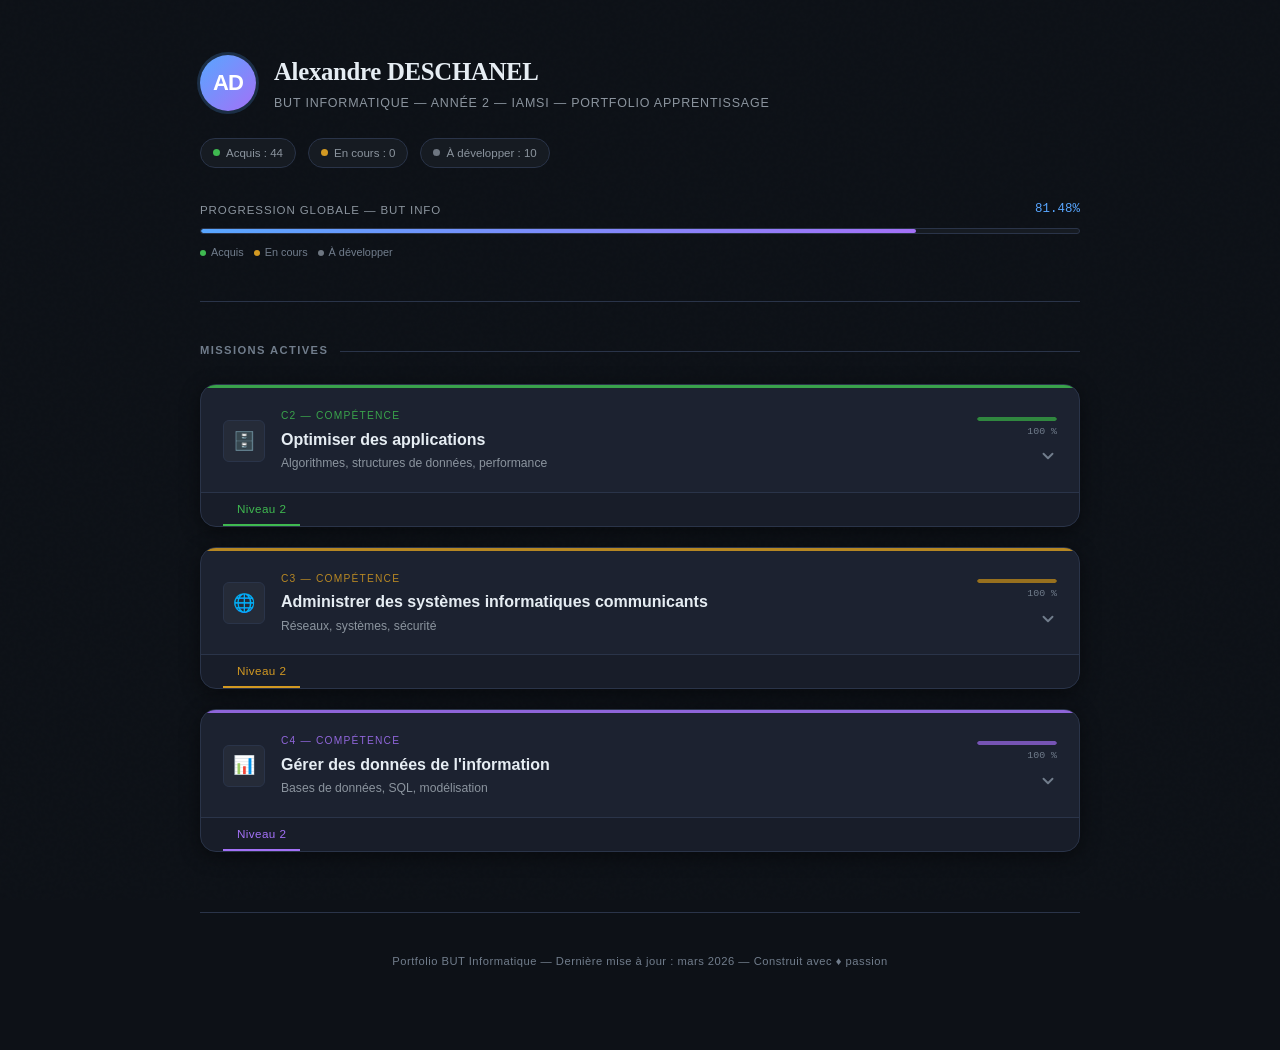
<file: ressources/documents/page_portfolio_apprentissage.html>
<!DOCTYPE html>
<html lang="fr">
<head>
    <meta charset="UTF-8" />
    <meta name="viewport" content="width=device-width, initial-scale=1.0" />
    <title>Portfolio BUT Informatique — Mission Log</title>
    <style>
        /* ============================================================
           VARIABLES & RESET
        ============================================================ */
        :root {
            --bg-base:        #0d1117;
            --bg-surface:     #161b22;
            --bg-card:        #1c2230;
            --bg-card-hover:  #1f2840;
            --border:         #2a3449;
            --border-light:   #334166;

            --text-primary:   #e6edf3;
            --text-secondary: #8b949e;
            --text-muted: #717d8c;

            --accent-blue:    #58a6ff;
            --accent-green:   #3fb950;
            --accent-orange:  #d29922;
            --accent-purple:  #a371f7;
            --accent-teal:    #39d353;

            /* Statuts */
            --status-done:    #3fb950;
            --status-wip:     #d29922;
            --status-todo:    #6e7681;

            --radius-sm:  6px;
            --radius-md:  10px;
            --radius-lg:  16px;

            --shadow-card: 0 4px 20px rgba(0,0,0,.45);
            --shadow-glow: 0 0 24px rgba(88,166,255,.12);

            --font-display: 'Georgia', 'Times New Roman', serif;
            --font-body:    'Menlo', 'Consolas', monospace;
            --font-ui:      -apple-system, 'Segoe UI', sans-serif;
        }

        *, *::before, *::after { box-sizing: border-box; margin: 0; padding: 0; }

        html { scroll-behavior: smooth; }

        body {
            background: var(--bg-base);
            color: var(--text-primary);
            font-family: var(--font-ui);
            font-size: 15px;
            line-height: 1.6;
            min-height: 100vh;
        }

        /* ============================================================
           NOISE TEXTURE OVERLAY
        ============================================================ */
        body::before {
            content: '';
            position: fixed;
            inset: 0;
            background-image: url("data:image/svg+xml,%3Csvg viewBox='0 0 256 256' xmlns='http://www.w3.org/2000/svg'%3E%3Cfilter id='noise'%3E%3CfeTurbulence type='fractalNoise' baseFrequency='0.9' numOctaves='4' stitchTiles='stitch'/%3E%3C/filter%3E%3Crect width='100%25' height='100%25' filter='url(%23noise)' opacity='0.03'/%3E%3C/svg%3E");
            pointer-events: none;
            z-index: 0;
            opacity: .4;
        }

        /* ============================================================
           LAYOUT
        ============================================================ */
        .page-wrapper {
            position: relative;
            z-index: 1;
            max-width: 920px;
            margin: 0 auto;
            padding: 0 20px 80px;
        }

        /* ============================================================
           HEADER — HUD style
        ============================================================ */
        .site-header {
            padding: 52px 0 40px;
            border-bottom: 1px solid var(--border);
            margin-bottom: 40px;
        }

        .header-top {
            display: flex;
            align-items: flex-start;
            justify-content: space-between;
            gap: 24px;
            flex-wrap: wrap;
        }

        .player-card {
            display: flex;
            align-items: center;
            gap: 18px;
        }

        .avatar {
            width: 56px;
            height: 56px;
            border-radius: 50%;
            background: linear-gradient(135deg, var(--accent-blue) 0%, var(--accent-purple) 100%);
            display: flex;
            align-items: center;
            justify-content: center;
            font-size: 22px;
            font-weight: 700;
            letter-spacing: -1px;
            color: #fff;
            flex-shrink: 0;
            box-shadow: 0 0 0 3px rgba(88,166,255,.2);
        }

        .player-info h1 {
            font-family: var(--font-display);
            font-size: 1.55rem;
            font-weight: 700;
            color: var(--text-primary);
            letter-spacing: -.3px;
        }

        .player-info .subtitle {
            font-size: .78rem;
            color: var(--text-secondary);
            letter-spacing: .8px;
            text-transform: uppercase;
            margin-top: 2px;
        }

        /* Mini stats top-right */
        .header-stats {
            display: flex;
            gap: 12px;
            flex-wrap: wrap;
            align-items: center;
        }

        .stat-pill {
            background: var(--bg-surface);
            border: 1px solid var(--border);
            border-radius: 20px;
            padding: 5px 12px;
            font-size: .72rem;
            color: var(--text-secondary);
            display: flex;
            align-items: center;
            gap: 6px;
        }

        .stat-pill .dot {
            width: 7px;
            height: 7px;
            border-radius: 50%;
            flex-shrink: 0;
        }

        /* ============================================================
           GLOBAL PROGRESS
        ============================================================ */
        .global-progress {
            margin-top: 32px;
        }

        .progress-header {
            display: flex;
            justify-content: space-between;
            align-items: center;
            margin-bottom: 8px;
        }

        .progress-label {
            font-size: .72rem;
            letter-spacing: .9px;
            text-transform: uppercase;
            color: var(--text-secondary);
        }

        .progress-pct {
            font-family: var(--font-body);
            font-size: .78rem;
            color: var(--accent-blue);
        }

        .progress-track {
            height: 6px;
            background: var(--bg-surface);
            border-radius: 3px;
            overflow: hidden;
            border: 1px solid var(--border);
        }

        .progress-fill {
            height: 100%;
            border-radius: 3px;
            background: linear-gradient(90deg, var(--accent-blue) 0%, var(--accent-purple) 100%);
            transform-origin: left;
            transform: scaleX(0);
            animation: fillBar .9s cubic-bezier(.22,.68,0,1.2) .3s forwards;
        }

        @keyframes fillBar {
            to { transform: scaleX(1); }
        }

        .progress-segments {
            display: flex;
            gap: 10px;
            margin-top: 10px;
        }

        .seg {
            display: flex;
            align-items: center;
            gap: 5px;
            font-size: .68rem;
            color: var(--text-muted);
        }

        .seg-dot {
            width: 6px;
            height: 6px;
            border-radius: 50%;
        }

        /* ============================================================
           SECTION TITLE (before competences)
        ============================================================ */
        .section-heading {
            display: flex;
            align-items: center;
            gap: 12px;
            margin-bottom: 24px;
        }

        .section-heading h2 {
            font-size: .7rem;
            letter-spacing: 1.4px;
            text-transform: uppercase;
            color: var(--text-muted);
        }

        .section-heading::after {
            content: '';
            flex: 1;
            height: 1px;
            background: var(--border);
        }

        /* ============================================================
           COMPETENCE CARD (Mission)
        ============================================================ */
        .competence-grid {
            display: grid;
            gap: 20px;
        }

        .competence-card {
            background: var(--bg-card);
            border: 1px solid var(--border);
            border-radius: var(--radius-lg);
            overflow: hidden;
            box-shadow: var(--shadow-card);
            transition: border-color .25s, box-shadow .25s;
            animation: cardReveal .4s ease both;
        }

        .competence-card:nth-child(1) { animation-delay: .05s; }
        .competence-card:nth-child(2) { animation-delay: .12s; }
        .competence-card:nth-child(3) { animation-delay: .19s; }
        .competence-card:nth-child(4) { animation-delay: .26s; }
        .competence-card:nth-child(5) { animation-delay: .33s; }
        .competence-card:nth-child(6) { animation-delay: .40s; }

        @keyframes cardReveal {
            from { opacity: 0; transform: translateY(14px); }
            to   { opacity: 1; transform: translateY(0); }
        }

        .competence-card:hover {
            border-color: var(--border-light);
            box-shadow: var(--shadow-card), var(--shadow-glow);
        }

        /* Coloré accent strip selon compétence */
        .competence-card[data-color="blue"]   { --card-accent: var(--accent-blue); }
        .competence-card[data-color="green"]  { --card-accent: var(--accent-green); }
        .competence-card[data-color="orange"] { --card-accent: var(--accent-orange); }
        .competence-card[data-color="purple"] { --card-accent: var(--accent-purple); }
        .competence-card[data-color="teal"]   { --card-accent: var(--accent-teal); }
        .competence-card[data-color="red"]    { --card-accent: #f85149; }

        .card-strip {
            height: 3px;
            background: var(--card-accent);
            opacity: .85;
        }

        /* ============================================================
           CARD HEADER (Mission header)
        ============================================================ */
        .card-header {
            padding: 20px 22px 18px;
            cursor: pointer;
            display: grid;
            grid-template-columns: auto 1fr auto;
            align-items: center;
            gap: 16px;
            user-select: none;
            transition: background .2s;
        }

        .card-header:hover {
            background: rgba(255,255,255,.02);
        }

        .mission-icon {
            width: 42px;
            height: 42px;
            border-radius: var(--radius-sm);
            background: rgba(255,255,255,.04);
            border: 1px solid var(--border);
            display: flex;
            align-items: center;
            justify-content: center;
            font-size: 18px;
            flex-shrink: 0;
            transition: background .2s, border-color .2s;
        }

        .card-header:hover .mission-icon {
            background: rgba(255,255,255,.07);
            border-color: var(--card-accent);
        }

        .card-meta {
            min-width: 0;
        }

        .card-tag {
            font-size: .64rem;
            letter-spacing: 1.2px;
            text-transform: uppercase;
            color: var(--card-accent);
            margin-bottom: 2px;
            opacity: .85;
        }

        .card-title {
            font-size: 1rem;
            font-weight: 600;
            color: var(--text-primary);
            white-space: nowrap;
            overflow: hidden;
            text-overflow: ellipsis;
        }

        .card-subtitle {
            font-size: .76rem;
            color: var(--text-secondary);
            margin-top: 2px;
        }

        .card-actions {
            display: flex;
            flex-direction: column;
            align-items: flex-end;
            gap: 8px;
            flex-shrink: 0;
        }

        /* Mini progress per card */
        .mini-progress {
            width: 80px;
        }

        .mini-track {
            height: 4px;
            background: var(--bg-base);
            border-radius: 2px;
            overflow: hidden;
        }

        .mini-fill {
            height: 100%;
            background: var(--card-accent);
            border-radius: 2px;
            opacity: .7;
            transform-origin: left;
            transform: scaleX(0);
            transition: transform .7s cubic-bezier(.22,.68,0,1.2) .2s;
        }

        .competence-card.revealed .mini-fill {
            transform: scaleX(1);
        }

        .mini-pct {
            font-family: var(--font-body);
            font-size: .62rem;
            color: var(--text-muted);
            margin-top: 3px;
            text-align: right;
        }

        /* Chevron */
        .chevron {
            width: 18px;
            height: 18px;
            color: var(--text-muted);
            transition: transform .3s cubic-bezier(.34,1.56,.64,1), color .2s;
            flex-shrink: 0;
        }

        .competence-card.open .chevron {
            transform: rotate(180deg);
            color: var(--card-accent);
        }

        /* ============================================================
           NIVEAU TABS
        ============================================================ */
        .niveau-tabs {
            display: flex;
            gap: 6px;
            padding: 0 22px;
            border-top: 1px solid var(--border);
            background: rgba(0,0,0,.15);
            overflow-x: auto;
            scrollbar-width: none;
        }

        .niveau-tabs::-webkit-scrollbar { display: none; }

        .tab-btn {
            padding: 9px 14px;
            font-size: .73rem;
            letter-spacing: .4px;
            color: var(--text-muted);
            background: none;
            border: none;
            border-bottom: 2px solid transparent;
            cursor: pointer;
            white-space: nowrap;
            transition: color .2s, border-color .2s;
        }

        .tab-btn:hover { color: var(--text-secondary); }

        .tab-btn.active {
            color: var(--card-accent);
            border-bottom-color: var(--card-accent);
        }

        /* ============================================================
           CARD BODY — smooth collapse/expand
        ============================================================ */
        .card-body {
            display: grid;
            grid-template-rows: 0fr;
            transition: grid-template-rows .38s cubic-bezier(.4,0,.2,1);
        }

        .card-body.open {
            grid-template-rows: 1fr;
        }

        .card-body-inner {
            overflow: hidden;
        }

        /* ============================================================
           NIVEAU PANEL
        ============================================================ */
        .niveau-panels {
            padding: 20px 22px 22px;
        }

        .niveau-panel { display: none; }
        .niveau-panel.active { display: block; }

        .niveau-header {
            display: flex;
            align-items: center;
            gap: 10px;
            margin-bottom: 16px;
        }

        .niveau-badge {
            display: inline-flex;
            align-items: center;
            gap: 6px;
            padding: 4px 10px;
            border-radius: 20px;
            font-size: .68rem;
            letter-spacing: .6px;
            text-transform: uppercase;
            font-weight: 600;
            border: 1px solid currentColor;
        }

        .niveau-badge.n1 { color: var(--accent-green);  background: rgba(63,185,80,.08); }
        .niveau-badge.n2 { color: var(--accent-orange); background: rgba(210,153,34,.08); }
        .niveau-badge.n3 { color: var(--accent-purple); background: rgba(163,113,247,.08); }

        .niveau-desc {
            font-size: .78rem;
            color: var(--text-secondary);
            font-style: italic;
        }

        /* ============================================================
           AC LIST
        ============================================================ */
        .ac-list {
            display: flex;
            flex-direction: column;
            gap: 10px;
        }

        .ac-item {
            background: var(--bg-surface);
            border: 1px solid var(--border);
            border-radius: var(--radius-md);
            overflow: hidden;
            transition: border-color .2s;
        }

        .ac-item:hover { border-color: var(--border-light); }

        .ac-item-header {
            display: flex;
            align-items: center;
            gap: 12px;
            padding: 11px 14px;
            cursor: pointer;
            user-select: none;
        }

        /* Status dot */
        .status-dot {
            width: 9px;
            height: 9px;
            border-radius: 50%;
            flex-shrink: 0;
            transition: box-shadow .2s;
        }

        .status-dot.done {
            background: var(--status-done);
            box-shadow: 0 0 0 3px rgba(63,185,80,.15);
        }

        .status-dot.wip {
            background: var(--status-wip);
            box-shadow: 0 0 0 3px rgba(210,153,34,.15);
        }

        .status-dot.todo {
            background: var(--status-todo);
        }

        .ac-code {
            font-family: var(--font-body);
            font-size: .68rem;
            color: var(--card-accent);
            opacity: .8;
            flex-shrink: 0;
        }

        .ac-title {
            font-size: .84rem;
            color: var(--text-primary);
            font-weight: 500;
            flex: 1;
        }

        .status-label {
            font-size: .62rem;
            letter-spacing: .6px;
            text-transform: uppercase;
            padding: 2px 8px;
            border-radius: 10px;
            flex-shrink: 0;
        }

        .status-label.done   { color: var(--status-done);   background: rgba(63,185,80,.1); }
        .status-label.wip    { color: var(--status-wip);    background: rgba(210,153,34,.1); }
        .status-label.todo   { color: var(--status-todo);   background: rgba(110,118,129,.1); }

        .ac-chevron {
            width: 14px;
            height: 14px;
            color: var(--text-muted);
            flex-shrink: 0;
            transition: transform .28s cubic-bezier(.34,1.56,.64,1);
        }

        .ac-item.open .ac-chevron { transform: rotate(180deg); }

        /* AC body collapse */
        .ac-body {
            display: grid;
            grid-template-rows: 0fr;
            transition: grid-template-rows .3s cubic-bezier(.4,0,.2,1);
        }

        .ac-body.open { grid-template-rows: 1fr; }

        .ac-body-inner {
            overflow: hidden;
        }

        .ac-content {
            padding: 0 14px 13px 34px;
            font-size: .79rem;
            color: var(--text-secondary);
            line-height: 1.65;
        }

        .ac-content p { margin-bottom: 6px; }
        .ac-content p:last-child { margin-bottom: 0; }

        .ac-content .evidence {
            display: inline-flex;
            align-items: center;
            gap: 5px;
            margin-top: 8px;
            font-size: .68rem;
            color: var(--text-muted);
            background: var(--bg-card);
            border: 1px solid var(--border);
            border-radius: var(--radius-sm);
            padding: 3px 8px;
        }

        /* ============================================================
           FOOTER
        ============================================================ */
        .site-footer {
            text-align: center;
            padding-top: 40px;
            border-top: 1px solid var(--border);
            margin-top: 60px;
        }

        .site-footer p {
            font-size: .7rem;
            color: var(--text-muted);
            letter-spacing: .5px;
        }

        .hidden {
            display: none;
        }

        /* ============================================================
           RESPONSIVE
        ============================================================ */
        @media (max-width: 600px) {
            .header-top { flex-direction: column; }
            .card-header { grid-template-columns: auto 1fr; }
            .card-actions { display: none; }
            .mini-progress { display: none; }
            .card-title { font-size: .92rem; }
            .niveau-tabs { padding: 0 12px; }
            .niveau-panels { padding: 16px 14px 18px; }
        }

        /* ============================================================
           SCROLL-TRIGGERED REVEAL (IntersectionObserver via JS)
        ============================================================ */
        .reveal-on-scroll {
            opacity: 0;
            transform: translateY(16px);
            transition: opacity .5s ease, transform .5s ease;
        }

        .reveal-on-scroll.visible {
            opacity: 1;
            transform: none;
        }
    </style>
</head>
<body>

<div class="page-wrapper">

    <!-- ============================================================
         HEADER
    ============================================================ -->
    <header class="site-header">
        <div class="header-top">
            <div class="player-card">
                <div class="avatar">AD</div>
                <div class="player-info">
                    <h1>Alexandre DESCHANEL</h1>
                    <p class="subtitle">BUT Informatique &mdash; Année 2 &mdash; IAMSI &mdash; Portfolio Apprentissage</p>
                </div>
            </div>
            <div class="header-stats">
                <span class="stat-pill"><span class="dot" style="background:var(--status-done)"></span>Acquis : 44</span>
                <span class="stat-pill"><span class="dot" style="background:var(--status-wip)"></span>En cours : 0</span>
                <span class="stat-pill"><span class="dot" style="background:var(--status-todo)"></span>À développer : 10</span>
            </div>
        </div>

        <!-- Global progress -->
        <div class="global-progress">
            <div class="progress-header">
                <span class="progress-label">Progression globale — BUT Info</span>
                <span class="progress-pct">81.48%</span>
            </div>
            <div class="progress-track">
                <div class="progress-fill" style="--target: 100%; width: 81.48%;"></div>
            </div>
            <div class="progress-segments">
                <span class="seg"><span class="seg-dot" style="background:var(--status-done)"></span>Acquis</span>
                <span class="seg"><span class="seg-dot" style="background:var(--status-wip)"></span>En cours</span>
                <span class="seg"><span class="seg-dot" style="background:var(--status-todo)"></span>À développer</span>
            </div>
        </div>
    </header>

    <!-- ============================================================
         MISSIONS (Compétences)
    ============================================================ -->
    <div class="section-heading">
        <h2>Missions actives</h2>
    </div>

    <div class="competence-grid" id="competence-grid">

        <!-- ===================== COMPÉTENCE 1 ===================== -->
        <div class="competence-card reveal-on-scroll hidden" data-color="blue" id="comp-1">
            <div class="card-strip"></div>
            <div class="card-header" onclick="toggleCard(this)">
                <div class="mission-icon">⚙️</div>
                <div class="card-meta">
                    <div class="card-tag">C1 — Compétence</div>
                    <div class="card-title">Réaliser un développement d'application</div>
                    <div class="card-subtitle">Conception, implémentation, tests</div>
                </div>
                <div class="card-actions">
                    <div class="mini-progress">
                        <div class="mini-track"><div class="mini-fill" style="width:75%"></div></div>
                        <div class="mini-pct">75 %</div>
                    </div>
                    <svg class="chevron" viewBox="0 0 24 24" fill="none" stroke="currentColor" stroke-width="2.5" stroke-linecap="round" stroke-linejoin="round">
                        <polyline points="6 9 12 15 18 9"/>
                    </svg>
                </div>
            </div>

            <!-- Niveau tabs -->
            <div class="niveau-tabs">
                <button class="tab-btn active" onclick="switchTab(this, 'comp-1', 1)">Niveau 1</button>
                <button class="tab-btn" onclick="switchTab(this, 'comp-1', 2)">Niveau 2</button>
                <button class="tab-btn" onclick="switchTab(this, 'comp-1', 3)">Niveau 3</button>
            </div>

            <!-- Card body (expandable) -->
            <div class="card-body">
                <div class="card-body-inner">
                    <div class="niveau-panels">

                        <!-- Niveau 1 -->
                        <div class="niveau-panel active" id="comp-1-n1">
                            <div class="niveau-header">
                                <span class="niveau-badge n1">✦ Niveau 1 — Initié</span>
                                <span class="niveau-desc">Développer des applications informatiques simples</span>
                            </div>
                            <div class="ac-list">
                                <div class="ac-item">
                                    <div class="ac-item-header" onclick="toggleAC(this)">
                                        <span class="status-dot done"></span>
                                        <span class="ac-code">AC1</span>
                                        <span class="ac-title">Implémenter des conceptions simples</span>
                                        <span class="status-label done">Acquis</span>
                                        <svg class="ac-chevron" viewBox="0 0 24 24" fill="none" stroke="currentColor" stroke-width="2.5" stroke-linecap="round" stroke-linejoin="round"><polyline points="6 9 12 15 18 9"/></svg>
                                    </div>
                                    <div class="ac-body">
                                        <div class="ac-body-inner">
                                            <div class="ac-content">
                                                <p>Lorem ipsum dolor sit amet, consectetur adipiscing elit, sed do eiusmod tempor incididunt ut labore et dolore magna aliqua. Ut enim ad minim veniam, quis nostrud exercitation ullamco laboris nisi ut aliquip ex ea commodo consequat. Duis aute irure dolor in reprehenderit in voluptate velit esse cillum dolore eu fugiat nulla pariatur. Excepteur sint occaecat cupidatat non proident, sunt in culpa qui officia deserunt mollit anim id est laborum.</p>
                                            </div>
                                        </div>
                                    </div>
                                </div>

                                <div class="ac-item">
                                    <div class="ac-item-header" onclick="toggleAC(this)">
                                        <span class="status-dot done"></span>
                                        <span class="ac-code">AC2</span>
                                        <span class="ac-title">Élaborer des conceptions simples</span>
                                        <span class="status-label done">Acquis</span>
                                        <svg class="ac-chevron" viewBox="0 0 24 24" fill="none" stroke="currentColor" stroke-width="2.5" stroke-linecap="round" stroke-linejoin="round"><polyline points="6 9 12 15 18 9"/></svg>
                                    </div>
                                    <div class="ac-body">
                                        <div class="ac-body-inner">
                                            <div class="ac-content">
                                                <p>Lorem ipsum dolor sit amet, consectetur adipiscing elit, sed do eiusmod tempor incididunt ut labore et dolore magna aliqua. Ut enim ad minim veniam, quis nostrud exercitation ullamco laboris nisi ut aliquip ex ea commodo consequat. Duis aute irure dolor in reprehenderit in voluptate velit esse cillum dolore eu fugiat nulla pariatur. Excepteur sint occaecat cupidatat non proident, sunt in culpa qui officia deserunt mollit anim id est laborum.</p>
                                            </div>
                                        </div>
                                    </div>
                                </div>

                                <div class="ac-item">
                                    <div class="ac-item-header" onclick="toggleAC(this)">
                                        <span class="status-dot done"></span>
                                        <span class="ac-code">AC3</span>
                                        <span class="ac-title">Faire des tests et les documenter</span>
                                        <span class="status-label done">Acquis</span>
                                        <svg class="ac-chevron" viewBox="0 0 24 24" fill="none" stroke="currentColor" stroke-width="2.5" stroke-linecap="round" stroke-linejoin="round"><polyline points="6 9 12 15 18 9"/></svg>
                                    </div>
                                    <div class="ac-body">
                                        <div class="ac-body-inner">
                                            <div class="ac-content">
                                                <p>Lorem ipsum dolor sit amet, consectetur adipiscing elit, sed do eiusmod tempor incididunt ut labore et dolore magna aliqua. Ut enim ad minim veniam, quis nostrud exercitation ullamco laboris nisi ut aliquip ex ea commodo consequat. Duis aute irure dolor in reprehenderit in voluptate velit esse cillum dolore eu fugiat nulla pariatur. Excepteur sint occaecat cupidatat non proident, sunt in culpa qui officia deserunt mollit anim id est laborum.</p>
                                            </div>
                                        </div>
                                    </div>
                                </div>

                            </div>
                        </div><!-- /n1 -->

                        <!-- Niveau 2 -->
                        <div class="niveau-panel" id="comp-1-n2">
                            <div class="niveau-header">
                                <span class="niveau-badge n2">◆ Niveau 2 — Confirmé</span>
                                <span class="niveau-desc">Partir des exigences fonctionnelles et non fonctionnelles</span>
                            </div>
                            <div class="ac-list">

                                <div class="ac-item">
                                    <div class="ac-item-header" onclick="toggleAC(this)">
                                        <span class="status-dot wip"></span>
                                        <span class="ac-code">AC12.01</span>
                                        <span class="ac-title">Élaborer et implémenter les spécifications</span>
                                        <span class="status-label wip">En cours</span>
                                        <svg class="ac-chevron" viewBox="0 0 24 24" fill="none" stroke="currentColor" stroke-width="2.5" stroke-linecap="round" stroke-linejoin="round"><polyline points="6 9 12 15 18 9"/></svg>
                                    </div>
                                    <div class="ac-body">
                                        <div class="ac-body-inner">
                                            <div class="ac-content">
                                                <p>Analyse et formalisation des besoins client. Rédaction d'un cahier des charges technique et fonctionnel. Transposition en architecture logicielle adaptée.</p>
                                                <span class="evidence">📎 SAÉ 2.01 — Application web collaborative (en cours)</span>
                                            </div>
                                        </div>
                                    </div>
                                </div>

                                <div class="ac-item">
                                    <div class="ac-item-header" onclick="toggleAC(this)">
                                        <span class="status-dot todo"></span>
                                        <span class="ac-code">AC12.02</span>
                                        <span class="ac-title">Appliquer des principes d'accessibilité</span>
                                        <span class="status-label todo">À développer</span>
                                        <svg class="ac-chevron" viewBox="0 0 24 24" fill="none" stroke="currentColor" stroke-width="2.5" stroke-linecap="round" stroke-linejoin="round"><polyline points="6 9 12 15 18 9"/></svg>
                                    </div>
                                    <div class="ac-body">
                                        <div class="ac-body-inner">
                                            <div class="ac-content">
                                                <p>Intégration des normes WCAG 2.1 dans les interfaces web. Audit d'accessibilité, balises ARIA, contraste des couleurs et navigation clavier.</p>
                                                <span class="evidence">📎 Prévu SAÉ 2.03 — Refonte interface accessible</span>
                                            </div>
                                        </div>
                                    </div>
                                </div>

                            </div>
                        </div><!-- /n2 -->

                        <!-- Niveau 3 -->
                        <div class="niveau-panel" id="comp-1-n3">
                            <div class="niveau-header">
                                <span class="niveau-badge n3">❋ Niveau 3 — Expert</span>
                                <span class="niveau-desc">Adapter des applications sur un ensemble de supports</span>
                            </div>
                            <div class="ac-list">
                                <div class="ac-item">
                                    <div class="ac-item-header" onclick="toggleAC(this)">
                                        <span class="status-dot todo"></span>
                                        <span class="ac-code">AC13.01</span>
                                        <span class="ac-title">Choisir et implémenter les architectures adaptées</span>
                                        <span class="status-label todo">À développer</span>
                                        <svg class="ac-chevron" viewBox="0 0 24 24" fill="none" stroke="currentColor" stroke-width="2.5" stroke-linecap="round" stroke-linejoin="round"><polyline points="6 9 12 15 18 9"/></svg>
                                    </div>
                                    <div class="ac-body">
                                        <div class="ac-body-inner">
                                            <div class="ac-content">
                                                <p>Sélection et mise en œuvre d'architectures microservices, MVC ou événementielles selon les contraintes du projet. Justification des choix techniques.</p>
                                                <span class="evidence">📎 Non débuté — BUT3</span>
                                            </div>
                                        </div>
                                    </div>
                                </div>
                            </div>
                        </div><!-- /n3 -->

                    </div>
                </div>
            </div>
        </div><!-- /comp-1 -->

        <!-- ===================== COMPÉTENCE 2 ===================== -->
        <div class="competence-card reveal-on-scroll" data-color="green" id="comp-2">
            <div class="card-strip"></div>
            <div class="card-header" onclick="toggleCard(this)">
                <div class="mission-icon">🗄️</div>
                <div class="card-meta">
                    <div class="card-tag">C2 — Compétence</div>
                    <div class="card-title">Optimiser des applications</div>
                    <div class="card-subtitle">Algorithmes, structures de données, performance</div>
                </div>
                <div class="card-actions">
                    <div class="mini-progress">
                        <div class="mini-track"><div class="mini-fill" style="width:100%"></div></div>
                        <div class="mini-pct">100 %</div>
                    </div>
                    <svg class="chevron" viewBox="0 0 24 24" fill="none" stroke="currentColor" stroke-width="2.5" stroke-linecap="round" stroke-linejoin="round">
                        <polyline points="6 9 12 15 18 9"/>
                    </svg>
                </div>
            </div>

            <div class="niveau-tabs">
                <button class="tab-btn hidden" onclick="switchTab(this, 'comp-2', 1)">Niveau 1</button>
                <button class="tab-btn active" onclick="switchTab(this, 'comp-2', 2)">Niveau 2</button>
                <button class="tab-btn hidden" onclick="switchTab(this, 'comp-2', 3)">Niveau 3</button>
            </div>

            <div class="card-body">
                <div class="card-body-inner">
                    <div class="niveau-panels">

                        <div class="niveau-panel" id="comp-2-n1">
                            <div class="niveau-header">
                                <span class="niveau-badge n1">✦ Niveau 1 — Initié</span>
                                <span class="niveau-desc">Analyser un problème avec des méthodes formelles</span>
                            </div>
                            <div class="ac-list">

                                <div class="ac-item">
                                    <div class="ac-item-header" onclick="toggleAC(this)">
                                        <span class="status-dot done"></span>
                                        <span class="ac-code">AC21.01</span>
                                        <span class="ac-title">Analyser un problème avec des méthodes formelles</span>
                                        <span class="status-label done">Acquis</span>
                                        <svg class="ac-chevron" viewBox="0 0 24 24" fill="none" stroke="currentColor" stroke-width="2.5" stroke-linecap="round" stroke-linejoin="round"><polyline points="6 9 12 15 18 9"/></svg>
                                    </div>
                                    <div class="ac-body">
                                        <div class="ac-body-inner">
                                            <div class="ac-content">
                                                <p>Décomposition d'un problème complexe en sous-problèmes. Utilisation de la preuve formelle et de la récurrence pour valider des algorithmes.</p>
                                                <span class="evidence">📎 SAÉ 1.02 — Analyse algorithmique tri</span>
                                            </div>
                                        </div>
                                    </div>
                                </div>

                                <div class="ac-item">
                                    <div class="ac-item-header" onclick="toggleAC(this)">
                                        <span class="status-dot done"></span>
                                        <span class="ac-code">AC21.02</span>
                                        <span class="ac-title">Comparer des algorithmes pour des problèmes classiques</span>
                                        <span class="status-label done">Acquis</span>
                                        <svg class="ac-chevron" viewBox="0 0 24 24" fill="none" stroke="currentColor" stroke-width="2.5" stroke-linecap="round" stroke-linejoin="round"><polyline points="6 9 12 15 18 9"/></svg>
                                    </div>
                                    <div class="ac-body">
                                        <div class="ac-body-inner">
                                            <div class="ac-content">
                                                <p>Comparaison des complexités O(n), O(n log n), O(n²). Benchmarks empiriques sur des jeux de données variés. Choix justifié de la structure de données adaptée.</p>
                                                <span class="evidence">📎 TP Algorithmes — Rapport de complexité</span>
                                            </div>
                                        </div>
                                    </div>
                                </div>

                            </div>
                        </div>

                        <div class="niveau-panel active" id="comp-2-n2">
                            <div class="niveau-header">
                                <span class="niveau-badge n2">◆ Niveau 2 — Confirmé</span>
                                <span class="niveau-desc">Sélectionner les algorithmes adéquats pour répondre à un problème donné</span>
                            </div>
                            <div class="ac-list">
                                <div class="ac-item">
                                    <div class="ac-item-header" onclick="toggleAC(this)">
                                        <span class="status-dot done"></span>
                                        <span class="ac-code">AC1</span>
                                        <span class="ac-title">Choisir des structures de données complexes adaptées au problème</span>
                                        <span class="status-label done">Acquis</span>
                                        <svg class="ac-chevron" viewBox="0 0 24 24" fill="none" stroke="currentColor" stroke-width="2.5" stroke-linecap="round" stroke-linejoin="round"><polyline points="6 9 12 15 18 9"/></svg>
                                    </div>
                                    <div class="ac-body">
                                        <div class="ac-body-inner">
                                            <div class="ac-content">
                                                <p>Dans mes projets de jeu de dames et d’adaptation numérique de Trains, j’ai choisi des structures de données adaptées à la nature des problèmes. Pour le jeu de dames, une matrice 2D permet une représentation fidèle du plateau et un accès direct aux cases en temps constant, facilitant le calcul des déplacements et des captures. Pour le projet Trains, la modélisation implicite du réseau sous forme de graphe permet de représenter efficacement les relations entre villes et de simplifier les opérations de parcours et de vérification des connexions. Ces choix ont permis d’optimiser les performances et la clarté du code.</p>
                                                <span class="evidence">🛤️ Train</span> <span class="evidence">𖣯 Dame</span>
                                            </div>
                                        </div>
                                    </div>
                                </div>
                                <div class="ac-item">
                                    <div class="ac-item-header" onclick="toggleAC(this)">
                                        <span class="status-dot done"></span>
                                        <span class="ac-code">AC2</span>
                                        <span class="ac-title">Utiliser des techniques algorithmiques adaptées pour des problèmes complexes</span>
                                        <span class="status-label done">Acquis</span>
                                        <svg class="ac-chevron" viewBox="0 0 24 24" fill="none" stroke="currentColor" stroke-width="2.5" stroke-linecap="round" stroke-linejoin="round"><polyline points="6 9 12 15 18 9"/></svg>
                                    </div>
                                    <div class="ac-body">
                                        <div class="ac-body-inner">
                                            <div class="ac-content">
                                                <p>Dans plusieurs de mes projets, j’ai été amené à mobiliser des techniques algorithmiques adaptées à des problématiques complexes.</p>
                                                <p>Dans le cadre de mon jeu de dames, la gestion des captures multiples et l’exploration des coups possibles impliquent une logique arborescente. Chaque action d’un joueur génère un nouvel état du plateau, pouvant lui-même produire plusieurs possibilités. Cette structure en arbre nécessite une exploration contrôlée des états, proche des méthodes de parcours récursif ou de backtracking, afin de traiter correctement les enchaînements de décisions.</p>
                                                <p>Dans le projet Trains, la modélisation du réseau sous forme de graphe m’a conduit à utiliser des techniques de parcours adaptées. La gestion des connexions entre villes et la validation des trajets reposent sur des mécanismes similaires aux algorithmes de parcours en profondeur ou en largeur. Ces approches permettent de traiter efficacement des structures relationnelles complexes et d’éviter des vérifications redondantes.</p>
                                                <p>Enfin, dans le projet web METALL & PULVER, j’ai implémenté l’algorithme de distance de Vladimir Levenshtein afin de détecter et corriger des fautes d’orthographe. Cet algorithme repose sur une technique de programmation dynamique, qui consiste à décomposer un problème d’optimisation en sous-problèmes mémorisés dans une matrice. Cette approche permet de déterminer le nombre minimal d’opérations nécessaires pour transformer une chaîne de caractères en une autre, tout en maîtrisant la complexité algorithmique.</p>
                                                <p>Ces différents projets montrent ma capacité à identifier la nature algorithmique d’un problème (exploration d’états, parcours de graphes, optimisation combinatoire) et à sélectionner des méthodes adaptées à sa complexité, plutôt que de recourir à des solutions naïves.</p>
                                                <span class="evidence">🛤️ Train</span> <span class="evidence">𖣯 Dame</span> <span class="evidence">⚙️ METALL & PULVER</span>
                                            </div>
                                        </div>
                                    </div>
                                </div>
                                <div class="ac-item">
                                    <div class="ac-item-header" onclick="toggleAC(this)">
                                        <span class="status-dot done"></span>
                                        <span class="ac-code">AC3</span>
                                        <span class="ac-title">Comprendre les enjeux et moyens de sécurisation des données et du code</span>
                                        <span class="status-label done">Acquis</span>
                                        <svg class="ac-chevron" viewBox="0 0 24 24" fill="none" stroke="currentColor" stroke-width="2.5" stroke-linecap="round" stroke-linejoin="round"><polyline points="6 9 12 15 18 9"/></svg>
                                    </div>
                                    <div class="ac-body">
                                        <div class="ac-body-inner">
                                            <div class="ac-content">
                                                <p>Dans mes projets liés aux plateformes CTF, notamment CTF+Z et The Last Hour, la sécurisation des données et de l’infrastructure constituait une priorité. La conception des défis ne consistait pas uniquement à proposer des épreuves techniques, mais également à s’assurer que les vulnérabilités étaient maîtrisées et confinées au périmètre prévu. Cela impliquait de protéger le serveur VPS, d’isoler les environnements, de limiter les droits d’accès et de prévenir toute exploitation non intentionnelle du système.</p>
                                                <p>L’utilisation de CTFd m’a également amené à comprendre l’importance de la gestion des authentifications, du stockage sécurisé des mots de passe (hachage), ainsi que de la protection contre les attaques classiques (injections, exécutions arbitraires, exposition de fichiers sensibles). Concevoir des défis de sécurité m’a permis de mieux appréhender les mécanismes d’attaque et donc d’améliorer mes pratiques défensives.</p>
                                                <p>Dans le cadre du défi IA de Jazz-b42, une attention particulière a été portée à la protection de la clé API utilisée pour interagir avec un service externe. La clé ne devait en aucun cas être exposée côté client. Elle a donc été stockée et utilisée exclusivement côté serveur, via des variables d’environnement, afin d’éviter toute fuite dans le code source ou dans les requêtes visibles par l’utilisateur. Cette démarche illustre ma compréhension des risques liés à la divulgation d’informations sensibles et des bonnes pratiques permettant de les prévenir.</p>
                                                <p>Ces expériences m’ont permis de comprendre que la sécurisation ne se limite pas à corriger des failles, mais qu’elle doit être intégrée dès la conception : isolation des composants, gestion des accès, protection des données sensibles et anticipation des vecteurs d’attaque.</p>
                                                <span class="evidence">🚩 CTF+Z</span> <span class="evidence">𝄞 The Last Hour</span>
                                            </div>
                                        </div>
                                    </div>
                                </div>
                                <div class="ac-item">
                                    <div class="ac-item-header" onclick="toggleAC(this)">
                                        <span class="status-dot done"></span>
                                        <span class="ac-code">AC4</span>
                                        <span class="ac-title">Évaluer l’impact environnemental et sociétal des solutions proposées</span>
                                        <span class="status-label done">Acquis</span>
                                        <svg class="ac-chevron" viewBox="0 0 24 24" fill="none" stroke="currentColor" stroke-width="2.5" stroke-linecap="round" stroke-linejoin="round"><polyline points="6 9 12 15 18 9"/></svg>
                                    </div>
                                    <div class="ac-body">
                                        <div class="ac-body-inner">
                                            <div class="ac-content">
                                                <p>Au cours de mes projets, j’ai été amené à intégrer une réflexion sur l’impact environnemental et sociétal des solutions développées.</p>
                                                <p>Lors de ma participation aux éditions 2024 et 2025 de la Nuit de l'Info, j’ai travaillé sur des thématiques directement liées aux enjeux contemporains. En 2024, le sujet « Et si l’océan était un corps humain ? » visait à sensibiliser à la protection des écosystèmes marins à travers une approche numérique interactive. En 2025, « Le Village Numérique Résistant » interrogeait la place du numérique face aux défis sociétaux actuels. Ces expériences m’ont conduit à réfléchir au rôle du développement informatique comme outil de sensibilisation et d’engagement citoyen.</p>
                                                <p>Par ailleurs, dans plusieurs projets personnels, j’ai pris en compte l’impact des technologies utilisées, notamment en évaluant leur consommation de ressources et leur pertinence au regard des besoins réels. La sélection d’un framework, d’une architecture ou d’un hébergement n’est pas neutre : elle influence la consommation énergétique, la maintenabilité et l’empreinte carbone du projet.</p>
                                                <p>J’ai également réalisé un site web dédié à l’analyse de l’impact écologique des data centers, mettant en évidence leur consommation énergétique, leurs besoins en refroidissement et leur contribution aux émissions de CO₂. Ce projet m’a permis d’approfondir ma compréhension des enjeux liés à l’infrastructure du numérique, souvent invisible pour l’utilisateur final mais déterminante à grande échelle.</p>
                                                <p>Ces expériences montrent ma capacité à dépasser la dimension purement technique d’un projet pour en évaluer les conséquences environnementales et sociétales, et à intégrer ces réflexions dans mes choix technologiques.</p>
                                                <span class="evidence">🌊 Nuit de l'info 2024</span> <span class="evidence">💻 Nuit de l'info 2025</span>
                                            </div>
                                        </div>
                                    </div>
                                </div>
                            </div>
                        </div>

                        <div class="niveau-panel" id="comp-2-n3">
                            <div class="niveau-header">
                                <span class="niveau-badge n3">❋ Niveau 3 — Expert</span>
                                <span class="niveau-desc">Optimisation avancée et profiling</span>
                            </div>
                            <div class="ac-list">
                                <div class="ac-item">
                                    <div class="ac-item-header" onclick="toggleAC(this)">
                                        <span class="status-dot todo"></span>
                                        <span class="ac-code">AC23.01</span>
                                        <span class="ac-title">Appréhender les systèmes informatiques complexes</span>
                                        <span class="status-label todo">À développer</span>
                                        <svg class="ac-chevron" viewBox="0 0 24 24" fill="none" stroke="currentColor" stroke-width="2.5" stroke-linecap="round" stroke-linejoin="round"><polyline points="6 9 12 15 18 9"/></svg>
                                    </div>
                                    <div class="ac-body">
                                        <div class="ac-body-inner">
                                            <div class="ac-content">
                                                <p>Profiling et optimisation de programmes. Analyse de bottlenecks, cache CPU, parallélisme. Techniques de memoization et programmation dynamique avancée.</p>
                                                <span class="evidence">📎 Non débuté — BUT3</span>
                                            </div>
                                        </div>
                                    </div>
                                </div>
                            </div>
                        </div>

                    </div>
                </div>
            </div>
        </div><!-- /comp-2 -->

        <!-- ===================== COMPÉTENCE 3 ===================== -->
        <div class="competence-card reveal-on-scroll" data-color="orange" id="comp-3">
            <div class="card-strip"></div>
            <div class="card-header" onclick="toggleCard(this)">
                <div class="mission-icon">🌐</div>
                <div class="card-meta">
                    <div class="card-tag">C3 — Compétence</div>
                    <div class="card-title">Administrer des systèmes informatiques communicants</div>
                    <div class="card-subtitle">Réseaux, systèmes, sécurité</div>
                </div>
                <div class="card-actions">
                    <div class="mini-progress">
                        <div class="mini-track"><div class="mini-fill" style="width:100%"></div></div>
                        <div class="mini-pct">100 %</div>
                    </div>
                    <svg class="chevron" viewBox="0 0 24 24" fill="none" stroke="currentColor" stroke-width="2.5" stroke-linecap="round" stroke-linejoin="round">
                        <polyline points="6 9 12 15 18 9"/>
                    </svg>
                </div>
            </div>

            <div class="niveau-tabs">
                <button class="tab-btn hidden" onclick="switchTab(this, 'comp-3', 1)">Niveau 1</button>
                <button class="tab-btn active" onclick="switchTab(this, 'comp-3', 2)">Niveau 2</button>
                <button class="tab-btn hidden" onclick="switchTab(this, 'comp-3', 3)">Niveau 3</button>
            </div>

            <div class="card-body">
                <div class="card-body-inner">
                    <div class="niveau-panels">
                        <div class="niveau-panel" id="comp-3-n1">
                            <div class="niveau-header">
                                <span class="niveau-badge n1">✦ Niveau 1 — Initié</span>
                                <span class="niveau-desc">Déployer des services dans une architecture réseau</span>
                            </div>
                            <div class="ac-list">

                                <div class="ac-item">
                                    <div class="ac-item-header" onclick="toggleAC(this)">
                                        <span class="status-dot done"></span>
                                        <span class="ac-code">AC31.01</span>
                                        <span class="ac-title">Identifier les différents composants d'un réseau</span>
                                        <span class="status-label done">Acquis</span>
                                        <svg class="ac-chevron" viewBox="0 0 24 24" fill="none" stroke="currentColor" stroke-width="2.5" stroke-linecap="round" stroke-linejoin="round"><polyline points="6 9 12 15 18 9"/></svg>
                                    </div>
                                    <div class="ac-body">
                                        <div class="ac-body-inner">
                                            <div class="ac-content">
                                                <p>Maîtrise des modèles OSI et TCP/IP. Identification des équipements actifs (routeurs, switches, firewalls) et passifs. Configuration de base sous Cisco Packet Tracer.</p>
                                                <span class="evidence">📎 TP Réseaux — Topologie et adressage IP</span>
                                            </div>
                                        </div>
                                    </div>
                                </div>

                                <div class="ac-item">
                                    <div class="ac-item-header" onclick="toggleAC(this)">
                                        <span class="status-dot wip"></span>
                                        <span class="ac-code">AC31.02</span>
                                        <span class="ac-title">Utiliser des systèmes d'exploitation GNU/Linux</span>
                                        <span class="status-label wip">En cours</span>
                                        <svg class="ac-chevron" viewBox="0 0 24 24" fill="none" stroke="currentColor" stroke-width="2.5" stroke-linecap="round" stroke-linejoin="round"><polyline points="6 9 12 15 18 9"/></svg>
                                    </div>
                                    <div class="ac-body">
                                        <div class="ac-body-inner">
                                            <div class="ac-content">
                                                <p>Administration d'un système Linux (Debian/Ubuntu). Shell scripting bash, gestion des utilisateurs, des droits et des services systemd.</p>
                                                <span class="evidence">📎 SAÉ 1.03 — Serveur web Apache/Nginx configuré</span>
                                            </div>
                                        </div>
                                    </div>
                                </div>

                            </div>
                        </div>

                        <div class="niveau-panel active" id="comp-3-n2">
                            <div class="niveau-header">
                                <span class="niveau-badge n2">◆ Niveau 2 — Confirmé</span>
                                <span class="niveau-desc">Déployer des services dans une architecture réseau</span>
                            </div>
                            <div class="ac-list">
                                <div class="ac-item">
                                    <div class="ac-item-header" onclick="toggleAC(this)">
                                        <span class="status-dot done"></span>
                                        <span class="ac-code">AC1</span>
                                        <span class="ac-title">Concevoir et développer des applications communicantes</span>
                                        <span class="status-label done">Acquis</span>
                                        <svg class="ac-chevron" viewBox="0 0 24 24" fill="none" stroke="currentColor" stroke-width="2.5" stroke-linecap="round" stroke-linejoin="round"><polyline points="6 9 12 15 18 9"/></svg>
                                    </div>
                                    <div class="ac-body">
                                        <div class="ac-body-inner">
                                            <div class="ac-content">
                                                <p>Dans plusieurs projets, j’ai été amené à concevoir ou utiliser des applications capables de communiquer entre elles via des interfaces réseau.</p>
                                                <p>Lors de mon stage, j’ai développé des modules permettant le transfert de données entre deux systèmes à l’aide d’une API REST. Une API REST permet à différentes applications d’échanger des informations via des requêtes HTTP structurées. Dans ce cadre, j’ai mis en place l’authentification des requêtes afin de sécuriser l’accès au service, ainsi qu’un système de gestion des erreurs pour garantir la fiabilité des échanges de données. Ces modules permettaient de récupérer des informations depuis une base source puis de les transmettre vers une autre instance du système, ce qui illustre la mise en place d’une application communicante dans une architecture client-serveur.</p>
                                                <p>J’ai également mobilisé cette compétence dans le projet CTF+Z en utilisant la plateforme CTFd pour organiser un CTF. Cette plateforme repose sur des interactions constantes entre les utilisateurs et le serveur, notamment pour la soumission des réponses, la vérification automatique des défis et la mise à jour du classement. La configuration et l’utilisation de cette plateforme impliquent donc la compréhension du fonctionnement d’une application web communicante.</p>
                                                <p>Le projet The Last Hour, également basé sur CTFd, approfondit cet aspect. Ce CTF narratif inspiré d’un univers jazz noir intègre un défi utilisant l’API de Mistral AI. Ce défi repose sur l’interaction avec un service d’intelligence artificielle externe simulant une IA journalistique compromise. La résolution du challenge nécessite donc une interaction entre plusieurs services : la plateforme du CTF, le serveur du défi et l’API d’intelligence artificielle.</p>
                                                <p>Enfin, je travaille actuellement sur Gate K, une plateforme visant à centraliser et à relier les différents projets de CTF réalisés cette année. Ce projet consiste à concevoir un système capable d’interagir avec plusieurs plateformes afin de regrouper certaines informations ou fonctionnalités au sein d’un point d’accès unique. Cette approche nécessite de réfléchir à l’architecture des échanges entre services et à la manière de structurer la communication entre plusieurs applications.</p>
                                                <p>Ces différents projets m’ont permis de développer ma capacité à concevoir et à utiliser des applications communicantes, en mettant en place des échanges de données entre services, en intégrant des API externes et en réfléchissant à l’architecture globale des interactions entre systèmes.</p>
                                                <span class="evidence">💼 Stage CFPO</span> <span class="evidence">🚩 CTF+Z</span> <span class="evidence">𝄞 The Last Hour</span> <span class="evidence">🌀 Gate K</span>
                                            </div>
                                        </div>
                                    </div>
                                </div>
                                <div class="ac-item">
                                    <div class="ac-item-header" onclick="toggleAC(this)">
                                        <span class="status-dot done"></span>
                                        <span class="ac-code">AC2</span>
                                        <span class="ac-title">Utiliser des serveurs et des services réseaux virtualisés</span>
                                        <span class="status-label done">Acquis</span>
                                        <svg class="ac-chevron" viewBox="0 0 24 24" fill="none" stroke="currentColor" stroke-width="2.5" stroke-linecap="round" stroke-linejoin="round"><polyline points="6 9 12 15 18 9"/></svg>
                                    </div>
                                    <div class="ac-body">
                                        <div class="ac-body-inner">
                                            <div class="ac-content">
                                                <p>Dans plusieurs projets, j’ai été amené à utiliser et déployer des services réseau dans des environnements virtualisés afin de garantir leur isolation, leur reproductibilité et leur stabilité.</p>
                                                <p>Dans le cadre du projet CTF+Z, j’ai déployé la plateforme CTFd sur un serveur en utilisant Docker. Docker permet d’exécuter une application dans un conteneur contenant toutes les dépendances nécessaires à son fonctionnement. Cette approche facilite le déploiement et permet de reproduire facilement l’environnement sur différentes machines. L’utilisation de conteneurs m’a permis de maintenir un service stable pour les participants tout en simplifiant la gestion de l’infrastructure.</p>
                                                <p>Le projet The Last Hour, également basé sur CTFd, repose sur une organisation similaire. Les différents services du CTF sont conteneurisés avec Docker afin de garantir un environnement cohérent pour l’ensemble de la plateforme et des défis. Cette architecture permet d’isoler les composants du système et de simplifier leur déploiement.</p>
                                                <p>Je travaille également sur Gate K, une plateforme en cours de développement visant à centraliser plusieurs projets de CTF réalisés cette année. Dans ce projet, Docker est utilisé pour structurer l’architecture de la plateforme et faciliter le déploiement des différents services. Cette approche permet de concevoir une infrastructure modulaire où chaque composant peut être déployé et maintenu indépendamment.</p>
                                                <p>Dans certains défis de cybersécurité, j’ai également utilisé une machine virtuelle basée sur Kali Linux afin de disposer d’un environnement spécialisé pour les outils d’analyse et de sécurité. Par exemple, pour la résolution d’un défi impliquant le cassage de mots de passe, j’ai utilisé l’outil John the Ripper afin de tester différentes méthodes de récupération de mot de passe à partir d’un hash. L’utilisation d’une machine virtuelle permet d’exécuter ce type d’outil dans un environnement isolé et reproductible.</p>
                                                <p>Afin de faciliter l’utilisation de cet environnement, j’ai également rédigé une documentation expliquant les étapes d’installation et de configuration nécessaires.</p>
                                                <p>Cette expérience s’appuie également sur un travail réalisé en première année, où j’ai produit une documentation expliquant l’installation de Ubuntu soit en dual boot, soit dans une machine virtuelle. Cette documentation présentait les étapes d’installation ainsi que les avantages et limites de chaque méthode. Le dual boot permet d’accéder directement aux ressources matérielles de la machine et offre de meilleures performances, tandis que la machine virtuelle permet d’exécuter plusieurs systèmes simultanément et d’isoler l’environnement de travail.</p>
                                                <p>Ces différents projets m’ont permis de comprendre l’intérêt des environnements virtualisés dans le déploiement et l’utilisation de services réseau. Ils permettent de reproduire facilement un environnement technique, d’isoler les systèmes et de tester des outils ou des configurations sans compromettre l’infrastructure principale.</p>
                                                <span class="evidence">🚩 CTF+Z</span> <span class="evidence">𝄞 The Last Hour</span> <span class="evidence">🌀 Gate K</span> <span class="evidence">📄 Doc Ubuntu</span>
                                            </div>
                                        </div>
                                    </div>
                                </div>
                                <div class="ac-item">
                                    <div class="ac-item-header" onclick="toggleAC(this)">
                                        <span class="status-dot done"></span>
                                        <span class="ac-code">AC3</span>
                                        <span class="ac-title">Sécuriser les services et données d’un système</span>
                                        <span class="status-label done">Acquis</span>
                                        <svg class="ac-chevron" viewBox="0 0 24 24" fill="none" stroke="currentColor" stroke-width="2.5" stroke-linecap="round" stroke-linejoin="round"><polyline points="6 9 12 15 18 9"/></svg>
                                    </div>
                                    <div class="ac-body">
                                        <div class="ac-body-inner">
                                            <div class="ac-content">
                                                <p>Dans plusieurs projets, j’ai été amené à prendre en compte les problématiques de sécurité liées aux services informatiques et aux échanges de données entre </p>
                                                <p>Lors de mon stage, j’ai développé des modules permettant le transfert de données entre deux systèmes via une API REST. Dans ce contexte, il était nécessaire de sécuriser les échanges afin d’éviter les accès non autorisés ou les erreurs de traitement. J’ai donc mis en place un système d’authentification permettant de contrôler l’accès aux services, ainsi que des mécanismes de vérification et de filtrage des données reçues afin de limiter les risques liés à des entrées incorrectes ou malveillantes. La gestion des erreurs a également été prise en compte afin d’éviter la divulgation d’informations sensibles lors d’un échec de requête.</p>
                                                <p>Dans le projet CTF+Z, basé sur la plateforme CTFd, j’ai travaillé sur la configuration des droits d’accès afin de contrôler les interactions avec la plateforme. Par exemple, les visiteurs non connectés ne pouvaient accéder qu’au tableau des scores, tandis que la soumission des réponses ou l’accès aux défis nécessitait une authentification. Cette gestion des permissions permet de protéger les fonctionnalités du système tout en laissant certaines informations accessibles au public.</p>
                                                <p>Les projets CTF+Z et The Last Hour reposent également sur la conception de défis de cybersécurité. Dans ce contexte, certaines vulnérabilités sont volontairement intégrées dans les challenges afin de permettre aux participants de les exploiter. La conception de ces défis nécessite toutefois de s’assurer que les failles restent limitées au défi lui-même et ne compromettent pas l’infrastructure globale du CTF. Cela implique de comprendre le fonctionnement des vulnérabilités tout en mettant en place des mécanismes d’isolation et de contrôle.</p>
                                                <p>Dans certains défis, l’utilisation d’outils de sécurité comme John the Ripper dans un environnement spécialisé basé sur Kali Linux m’a également permis d’expérimenter des techniques d’analyse et de récupération de mots de passe à partir de hash. Cette approche permet de mieux comprendre les risques liés à l’utilisation de mots de passe faibles et l’importance de bonnes pratiques de sécurité.</p>
                                                <p>Enfin, dans le cadre du projet Gate K, qui vise à centraliser plusieurs plateformes de CTF, la question de la sécurité est également centrale. La conception d’une plateforme reliant plusieurs services nécessite de réfléchir à la gestion des accès, à la protection des données échangées entre les systèmes et à la sécurisation des différents points d’interaction.</p>
                                                <p>Ces différentes expériences m’ont permis de développer une meilleure compréhension des enjeux de sécurité dans les systèmes informatiques communicants, en intégrant des mécanismes de protection des services, de contrôle des accès et de gestion sécurisée des données.</p>
                                                <span class="evidence">💼 Stage CFPO</span> <span class="evidence">🚩 CTF+Z</span> <span class="evidence">𝄞 The Last Hour</span> <span class="evidence">🌀 Gate K</span>
                                            </div>
                                        </div>
                                    </div>
                                </div>
                            </div>
                        </div>

                        <div class="niveau-panel" id="comp-3-n3">
                            <div class="niveau-header">
                                <span class="niveau-badge n3">❋ Niveau 3 — Expert</span>
                                <span class="niveau-desc">Maintenir et faire évoluer un SI</span>
                            </div>
                            <div class="ac-list">
                                <div class="ac-item">
                                    <div class="ac-item-header" onclick="toggleAC(this)">
                                        <span class="status-dot todo"></span>
                                        <span class="ac-code">AC33.01</span>
                                        <span class="ac-title">Faire évoluer un SI</span>
                                        <span class="status-label todo">À développer</span>
                                        <svg class="ac-chevron" viewBox="0 0 24 24" fill="none" stroke="currentColor" stroke-width="2.5" stroke-linecap="round" stroke-linejoin="round"><polyline points="6 9 12 15 18 9"/></svg>
                                    </div>
                                    <div class="ac-body">
                                        <div class="ac-body-inner">
                                            <div class="ac-content">
                                                <p>lopus C3 A2</p>
                                                <span class="evidence">📎 Non débuté — BUT3</span>
                                            </div>
                                        </div>
                                    </div>
                                </div>
                            </div>
                        </div>

                    </div>
                </div>
            </div>
        </div><!-- /comp-3 -->

        <!-- ===================== COMPÉTENCE 4 ===================== -->
        <div class="competence-card reveal-on-scroll" data-color="purple" id="comp-4">
            <div class="card-strip"></div>
            <div class="card-header" onclick="toggleCard(this)">
                <div class="mission-icon">📊</div>
                <div class="card-meta">
                    <div class="card-tag">C4 — Compétence</div>
                    <div class="card-title">Gérer des données de l'information</div>
                    <div class="card-subtitle">Bases de données, SQL, modélisation</div>
                </div>
                <div class="card-actions">
                    <div class="mini-progress">
                        <div class="mini-track"><div class="mini-fill" style="width:100%"></div></div>
                        <div class="mini-pct">100 %</div>
                    </div>
                    <svg class="chevron" viewBox="0 0 24 24" fill="none" stroke="currentColor" stroke-width="2.5" stroke-linecap="round" stroke-linejoin="round">
                        <polyline points="6 9 12 15 18 9"/>
                    </svg>
                </div>
            </div>

            <div class="niveau-tabs">
                <button class="tab-btn hidden" onclick="switchTab(this, 'comp-4', 1)">Niveau 1</button>
                <button class="tab-btn active" onclick="switchTab(this, 'comp-4', 2)">Niveau 2</button>
                <button class="tab-btn hidden" onclick="switchTab(this, 'comp-4', 3)">Niveau 3</button>
            </div>

            <div class="card-body">
                <div class="card-body-inner">
                    <div class="niveau-panels">

                        <div class="niveau-panel" id="comp-4-n1">
                            <div class="niveau-header">
                                <span class="niveau-badge n1">✦ Niveau 1 — Initié</span>
                                <span class="niveau-desc">Concevoir et mettre en place une base de données</span>
                            </div>
                            <div class="ac-list">

                                <div class="ac-item">
                                    <div class="ac-item-header" onclick="toggleAC(this)">
                                        <span class="status-dot done"></span>
                                        <span class="ac-code">AC41.01</span>
                                        <span class="ac-title">Mettre à jour et interroger une base de données</span>
                                        <span class="status-label done">Acquis</span>
                                        <svg class="ac-chevron" viewBox="0 0 24 24" fill="none" stroke="currentColor" stroke-width="2.5" stroke-linecap="round" stroke-linejoin="round"><polyline points="6 9 12 15 18 9"/></svg>
                                    </div>
                                    <div class="ac-body">
                                        <div class="ac-body-inner">
                                            <div class="ac-content">
                                                <p>Maîtrise du SQL (SELECT, INSERT, UPDATE, DELETE, JOIN). Création et gestion de bases relationnelles PostgreSQL/MySQL. Indexation et optimisation de requêtes basiques.</p>
                                                <span class="evidence">📎 SAÉ 1.04 — Base de données médiathèque</span>
                                            </div>
                                        </div>
                                    </div>
                                </div>

                                <div class="ac-item">
                                    <div class="ac-item-header" onclick="toggleAC(this)">
                                        <span class="status-dot done"></span>
                                        <span class="ac-code">AC41.02</span>
                                        <span class="ac-title">Visualiser des données</span>
                                        <span class="status-label done">Acquis</span>
                                        <svg class="ac-chevron" viewBox="0 0 24 24" fill="none" stroke="currentColor" stroke-width="2.5" stroke-linecap="round" stroke-linejoin="round"><polyline points="6 9 12 15 18 9"/></svg>
                                    </div>
                                    <div class="ac-body">
                                        <div class="ac-body-inner">
                                            <div class="ac-content">
                                                <p>Création de tableaux de bord avec des outils de BI. Représentation graphique (histogrammes, courbes, camemberts) à partir de données SQL. Exportation et reporting.</p>
                                                <span class="evidence">📎 TP Data Viz — Dashboard Power BI / matplotlib</span>
                                            </div>
                                        </div>
                                    </div>
                                </div>

                            </div>
                        </div>

                        <div class="niveau-panel active" id="comp-4-n2">
                            <div class="niveau-header">
                                <span class="niveau-badge n2">◆ Niveau 2 — Confirmé</span>
                                <span class="niveau-desc">Optimiser une base de données, interagir avec une application et mettre en œuvre la sécurité</span>
                            </div>
                            <div class="ac-list">
                                <div class="ac-item">
                                    <div class="ac-item-header" onclick="toggleAC(this)">
                                        <span class="status-dot done"></span>
                                        <span class="ac-code">AC1</span>
                                        <span class="ac-title">Optimiser les modèles de données de l’entreprise</span>
                                        <span class="status-label done">Acquis</span>
                                        <svg class="ac-chevron" viewBox="0 0 24 24" fill="none" stroke="currentColor" stroke-width="2.5" stroke-linecap="round" stroke-linejoin="round"><polyline points="6 9 12 15 18 9"/></svg>
                                    </div>
                                    <div class="ac-body">
                                        <div class="ac-body-inner">
                                            <div class="ac-content">
                                                <p>Dans plusieurs projets, j’ai été amené à travailler sur l’organisation et l’optimisation de structures de données afin d’améliorer la gestion et l’exploitation de l’information.</p>
                                                <p>Lors de mon stage, j’ai travaillé sur des modules impliquant le transfert et le traitement de données entre différentes bases. Afin d’améliorer les performances des traitements, j’ai optimisé certaines requêtes SQL utilisées par les modules développés. Ce travail a notamment impliqué l’analyse des requêtes les plus coûteuses et l’ajout d’index sur certaines colonnes afin d’accélérer les opérations de recherche et de jointure. L’indexation permet en effet de réduire le temps d’accès aux données en évitant de parcourir l’ensemble des enregistrements d’une table lors d’une requête.</p>
                                                <p>J’ai également été amené à adapter les structures de données utilisées par les modules afin de faciliter les échanges entre systèmes et de limiter les traitements inutiles lors des transferts. Ces optimisations ont permis d’améliorer la fluidité des opérations réalisées par les modules, notamment lors du traitement de volumes de données importants.</p>
                                                <p>Dans le projet Eliga, j’ai participé à une réflexion plus globale sur l’organisation des données. L’objectif était de passer d’un système de suivi mêlant documents papier et fichiers informatiques peu structurés à une gestion numérique plus cohérente. Ce travail a consisté à analyser les informations nécessaires au suivi des activités puis à proposer une structuration plus claire des données afin de faciliter leur consultation et leur mise à jour.</p>
                                                <p>Cette démarche s’apparente à une phase de modélisation des données, où l’on cherche à organiser les informations de manière logique afin de simplifier leur utilisation dans les outils informatiques. L’amélioration de la structure des données permet non seulement de faciliter leur exploitation, mais aussi de réduire les erreurs et les incohérences dans leur gestion.</p>
                                                <p>Ces expériences m’ont permis de comprendre l’importance de la modélisation et de l’optimisation des données dans les systèmes d’information. Une base de données bien structurée et correctement indexée permet d’améliorer les performances des applications et de rendre l’information plus accessible et exploitable.</p>
                                                <span class="evidence">💼 Stage CFPO</span> <span class="evidence">🔄 Eliga</span>
                                            </div>
                                        </div>
                                    </div>
                                </div>
                                <div class="ac-item">
                                    <div class="ac-item-header" onclick="toggleAC(this)">
                                        <span class="status-dot done"></span>
                                        <span class="ac-code">AC2</span>
                                        <span class="ac-title">Assurer la confidentialité des données</span>
                                        <span class="status-label done">Acquis</span>
                                        <svg class="ac-chevron" viewBox="0 0 24 24" fill="none" stroke="currentColor" stroke-width="2.5" stroke-linecap="round" stroke-linejoin="round"><polyline points="6 9 12 15 18 9"/></svg>
                                    </div>
                                    <div class="ac-body">
                                        <div class="ac-body-inner">
                                            <div class="ac-content">
                                                <p>Dans plusieurs projets, j’ai été amené à prendre en compte la confidentialité des données lors du développement ou de l’administration de systèmes informatiques.</p>
                                                <p>Lors de mon stage, j’ai développé des modules permettant le transfert de données entre différentes bases dans l’environnement de Dolibarr. Dans ce contexte, il était nécessaire de s’assurer que les informations échangées restaient accessibles uniquement aux services autorisés. Pour cela, j’ai mis en place des validations côté serveur afin de vérifier la cohérence des données reçues et éviter l’intégration d’informations incorrectes ou malveillantes.</p>
                                                <p>J’ai également appliqué des restrictions sur les modules développés afin de limiter l’accès aux opérations de transfert de données aux utilisateurs disposant des droits nécessaires. Cette gestion des permissions permet de réduire les risques d’accès non autorisé aux informations contenues dans les bases de données.</p>
                                                <p>Dans le cadre des projets CTF+Z et The Last Hour, basés sur la plateforme CTFd, la protection des données concernait principalement les informations des participants ainsi que les contenus des défis. Les réponses aux challenges, les comptes utilisateurs et certaines informations internes de la plateforme doivent rester accessibles uniquement aux personnes authentifiées.</p>
                                                <p>La configuration des permissions a donc été utilisée pour contrôler l’accès aux différentes fonctionnalités du système. Par exemple, seuls les joueurs connectés peuvent accéder aux défis et soumettre des réponses, tandis que certaines informations publiques comme le classement restent visibles pour les visiteurs. Cette séparation entre données publiques et données protégées permet de préserver la confidentialité des informations sensibles.</p>
                                                <p>Ces différentes expériences m’ont permis de comprendre que la confidentialité des données repose autant sur la gestion des accès que sur la protection des bases de données elles-mêmes. La mise en place de contrôles côté serveur, la restriction des permissions et la séparation des informations publiques et privées sont des éléments essentiels pour garantir la sécurité des données dans une application.</p>
                                                <span class="evidence">💼 Stage CFPO</span> <span class="evidence">🚩 CTF+Z</span> <span class="evidence">𝄞 The Last Hour</span>
                                            </div>
                                        </div>
                                    </div>
                                </div>
                                <div class="ac-item">
                                    <div class="ac-item-header" onclick="toggleAC(this)">
                                        <span class="status-dot done"></span>
                                        <span class="ac-code">AC3</span>
                                        <span class="ac-title">Organiser la restitution de données à travers la programmation et la visualisation</span>
                                        <span class="status-label done">Acquis</span>
                                        <svg class="ac-chevron" viewBox="0 0 24 24" fill="none" stroke="currentColor" stroke-width="2.5" stroke-linecap="round" stroke-linejoin="round"><polyline points="6 9 12 15 18 9"/></svg>
                                    </div>
                                    <div class="ac-body">
                                        <div class="ac-body-inner">
                                            <div class="ac-content">
                                                <p>Dans plusieurs projets, j’ai été amené à organiser et à afficher des données issues d’une application afin de les rendre compréhensibles et exploitables par les utilisateurs.</p>
                                                <p>Dans le projet Trains, développé en Java avec JavaFX, j’ai participé à la conception de l’interface graphique permettant d’afficher les informations liées au déroulement de la partie. L’interface devait présenter différentes données de jeu, comme le score des joueurs, leur réserve de cartes ou leur deck. Ces informations sont mises à jour dynamiquement en fonction des actions réalisées pendant la partie. Cela nécessite de relier les données internes du programme aux éléments visuels de l’interface afin que l’affichage reflète correctement l’état du jeu.</p>
                                                <p>J’ai également travaillé sur un projet de jeu de dames développé en Python avec une interface graphique. L’interface permet d’afficher différentes informations de la partie, comme le nom des joueurs, le score ou l’état du plateau. Comme pour le projet Trains, ces données sont synchronisées avec la logique du jeu afin que l’interface se mette à jour en fonction des actions des joueurs.</p>
                                                <p>Dans le cadre du projet Gate K, je travaille sur une plateforme visant à centraliser plusieurs projets de CTF. L’une des fonctionnalités en cours de développement est une page de profil gamifiée permettant de présenter les informations liées aux joueurs et à leur progression dans différents événements. Cette interface doit afficher et organiser des données provenant de plusieurs plateformes de CTF, ce qui implique de concevoir une présentation claire et cohérente des informations.</p>
                                                <p>L’un des principaux défis de ce projet concerne la centralisation des données issues de différents CTF, qui peuvent utiliser des structures ou des terminologies différentes pour représenter des informations similaires (scores, équipes, points, progression, etc.). Le travail consiste donc à structurer ces données et à concevoir une interface capable de les restituer de manière compréhensible pour l’utilisateur.</p>
                                                <p>Ces projets m’ont permis de développer des compétences dans l’organisation et la visualisation de données au sein d’une application. Ils montrent l’importance de concevoir des interfaces capables de transformer des informations techniques en éléments visuels clairs et facilement interprétables.</p>
                                                <span class="evidence">🛤️ Train</span> <span class="evidence">𖣯 Dame</span> <span class="evidence">🌀 Gate K</span>
                                            </div>
                                        </div>
                                    </div>
                                </div>
                                <div class="ac-item">
                                    <div class="ac-item-header" onclick="toggleAC(this)">
                                        <span class="status-dot done"></span>
                                        <span class="ac-code">AC4</span>
                                        <span class="ac-title">Manipuler des données hétérogènes</span>
                                        <span class="status-label done">Acquis</span>
                                        <svg class="ac-chevron" viewBox="0 0 24 24" fill="none" stroke="currentColor" stroke-width="2.5" stroke-linecap="round" stroke-linejoin="round"><polyline points="6 9 12 15 18 9"/></svg>
                                    </div>
                                    <div class="ac-body">
                                        <div class="ac-body-inner">
                                            <div class="ac-content">
                                                <p>Dans plusieurs projets, j’ai été amené à manipuler des données provenant de sources différentes et possédant des structures variées.</p>
                                                <p>Lors de mon stage, j’ai développé des modules permettant le transfert et le traitement de données entre plusieurs bases dans l’environnement de Dolibarr. Les données manipulées pouvaient provenir de systèmes utilisant des structures différentes, ce qui nécessitait d’adapter leur traitement afin de garantir leur compatibilité avec les modules développés.</p>
                                                <p>Dans certains cas, les informations étaient récupérées depuis des bases de données relationnelles via des requêtes SQL. Dans d’autres cas, elles étaient obtenues à travers une API REST et transmises sous forme de JSON. Ces deux formats impliquent des approches différentes : les données relationnelles sont organisées en tables liées entre elles, tandis que les données JSON sont structurées de manière hiérarchique sous forme d’objets.</p>
                                                <p>Le développement des modules nécessitait donc d’analyser la structure des données reçues, de les transformer lorsque cela était nécessaire et de les intégrer dans le système cible tout en conservant leur cohérence. Ce travail impliquait notamment la correspondance entre différents champs de données, la conversion de formats et la gestion d’éventuelles incohérences.</p>
                                                <p>Dans le cadre du projet Gate K, qui vise à centraliser plusieurs plateformes de CTF, je suis également confronté à la manipulation de données hétérogènes. Les différentes plateformes ou événements peuvent utiliser des structures et des terminologies différentes pour représenter des informations similaires, comme les scores, les équipes, les défis ou la progression des joueurs.</p>
                                                <p>Le travail consiste donc à analyser ces différentes structures de données afin de pouvoir les centraliser dans une même plateforme et les restituer de manière cohérente. Cela implique de créer des correspondances entre les différents formats et de concevoir un modèle de données capable de représenter ces informations de manière unifiée.</p>
                                                <p>Ces expériences m’ont permis de développer une meilleure compréhension des problématiques liées à l’interopérabilité des systèmes d’information. Dans de nombreux environnements professionnels, les applications doivent être capables de manipuler et d’intégrer des données provenant de sources variées, ce qui nécessite de savoir analyser leur structure et adapter leur traitement afin de les rendre compatibles entre elles.</p>
                                                <span class="evidence">💼 Stage CFPO</span> <span class="evidence">🌀 Gate K</span>
                                            </div>
                                        </div>
                                    </div>
                                </div>
                            </div>
                        </div>

                        <div class="niveau-panel" id="comp-4-n3">
                            <div class="niveau-header">
                                <span class="niveau-badge n3">❋ Niveau 3 — Expert</span>
                                <span class="niveau-desc">Administrer et exploiter les données à grande échelle</span>
                            </div>
                            <div class="ac-list">
                                <div class="ac-item">
                                    <div class="ac-item-header" onclick="toggleAC(this)">
                                        <span class="status-dot todo"></span>
                                        <span class="ac-code">AC43.01</span>
                                        <span class="ac-title">Organiser la restitution de données</span>
                                        <span class="status-label todo">À développer</span>
                                        <svg class="ac-chevron" viewBox="0 0 24 24" fill="none" stroke="currentColor" stroke-width="2.5" stroke-linecap="round" stroke-linejoin="round"><polyline points="6 9 12 15 18 9"/></svg>
                                    </div>
                                    <div class="ac-body">
                                        <div class="ac-body-inner">
                                            <div class="ac-content">
                                                <p>Architecture data warehouse, ETL, gestion de big data. Bases NoSQL (MongoDB, Redis). Pipelines de données et gouvernance RGPD.</p>
                                                <span class="evidence">📎 Non débuté — BUT3</span>
                                            </div>
                                        </div>
                                    </div>
                                </div>
                            </div>
                        </div>

                    </div>
                </div>
            </div>
        </div><!-- /comp-4 -->

        <!-- ===================== COMPÉTENCE 5 ===================== -->
        <div class="competence-card reveal-on-scroll hidden" data-color="teal" id="comp-5">
            <div class="card-strip"></div>
            <div class="card-header" onclick="toggleCard(this)">
                <div class="mission-icon">🤝</div>
                <div class="card-meta">
                    <div class="card-tag">C5 — Compétence</div>
                    <div class="card-title">Conduire un projet</div>
                    <div class="card-subtitle">Gestion, méthodes agiles, pilotage</div>
                </div>
                <div class="card-actions">
                    <div class="mini-progress">
                        <div class="mini-track"><div class="mini-fill" style="width:40%"></div></div>
                        <div class="mini-pct">40 %</div>
                    </div>
                    <svg class="chevron" viewBox="0 0 24 24" fill="none" stroke="currentColor" stroke-width="2.5" stroke-linecap="round" stroke-linejoin="round">
                        <polyline points="6 9 12 15 18 9"/>
                    </svg>
                </div>
            </div>

            <div class="niveau-tabs">
                <button class="tab-btn active" onclick="switchTab(this, 'comp-5', 1)">Niveau 1</button>
                <button class="tab-btn" onclick="switchTab(this, 'comp-5', 2)">Niveau 2</button>
                <button class="tab-btn" onclick="switchTab(this, 'comp-5', 3)">Niveau 3</button>
            </div>

            <div class="card-body">
                <div class="card-body-inner">
                    <div class="niveau-panels">

                        <div class="niveau-panel active" id="comp-5-n1">
                            <div class="niveau-header">
                                <span class="niveau-badge n1">✦ Niveau 1 — Initié</span>
                                <span class="niveau-desc">Identifier les processus présents dans une organisation</span>
                            </div>
                            <div class="ac-list">

                                <div class="ac-item">
                                    <div class="ac-item-header" onclick="toggleAC(this)">
                                        <span class="status-dot done"></span>
                                        <span class="ac-code">AC51.01</span>
                                        <span class="ac-title">Appréhender les besoins du client</span>
                                        <span class="status-label done">Acquis</span>
                                        <svg class="ac-chevron" viewBox="0 0 24 24" fill="none" stroke="currentColor" stroke-width="2.5" stroke-linecap="round" stroke-linejoin="round"><polyline points="6 9 12 15 18 9"/></svg>
                                    </div>
                                    <div class="ac-body">
                                        <div class="ac-body-inner">
                                            <div class="ac-content">
                                                <p>Conduite d'entretiens client, rédaction de user stories, priorisation avec MoSCoW. Traduction des besoins métier en spécifications techniques exploitables.</p>
                                                <span class="evidence">📎 SAÉ 1.05 — Cahier des charges applicatif</span>
                                            </div>
                                        </div>
                                    </div>
                                </div>

                                <div class="ac-item">
                                    <div class="ac-item-header" onclick="toggleAC(this)">
                                        <span class="status-dot wip"></span>
                                        <span class="ac-code">AC51.02</span>
                                        <span class="ac-title">Mettre en place les outils de gestion de projet</span>
                                        <span class="status-label wip">En cours</span>
                                        <svg class="ac-chevron" viewBox="0 0 24 24" fill="none" stroke="currentColor" stroke-width="2.5" stroke-linecap="round" stroke-linejoin="round"><polyline points="6 9 12 15 18 9"/></svg>
                                    </div>
                                    <div class="ac-body">
                                        <div class="ac-body-inner">
                                            <div class="ac-content">
                                                <p>Utilisation de Jira, Trello, GitHub Projects. Diagrammes de Gantt, sprints Scrum, rétrospectives. Suivi de l'avancement et gestion des risques.</p>
                                                <span class="evidence">📎 SAÉ 2.05 — Projet agile équipe (en cours)</span>
                                            </div>
                                        </div>
                                    </div>
                                </div>

                            </div>
                        </div>

                        <div class="niveau-panel" id="comp-5-n2">
                            <div class="niveau-header">
                                <span class="niveau-badge n2">◆ Niveau 2 — Confirmé</span>
                                <span class="niveau-desc">Elaborer et mettre en œuvre les décisions</span>
                            </div>
                            <div class="ac-list">
                                <div class="ac-item">
                                    <div class="ac-item-header" onclick="toggleAC(this)">
                                        <span class="status-dot todo"></span>
                                        <span class="ac-code">AC52.01</span>
                                        <span class="ac-title">Élaborer un plan de projet</span>
                                        <span class="status-label todo">À développer</span>
                                        <svg class="ac-chevron" viewBox="0 0 24 24" fill="none" stroke="currentColor" stroke-width="2.5" stroke-linecap="round" stroke-linejoin="round"><polyline points="6 9 12 15 18 9"/></svg>
                                    </div>
                                    <div class="ac-body">
                                        <div class="ac-body-inner">
                                            <div class="ac-content">
                                                <p>Structuration WBS, estimation de charges, gestion du budget, planning de ressources et suivi des indicateurs de performance (KPI) projet.</p>
                                                <span class="evidence">📎 Prévu SAÉ 3.05 — Projet client réel</span>
                                            </div>
                                        </div>
                                    </div>
                                </div>
                            </div>
                        </div>

                        <div class="niveau-panel" id="comp-5-n3">
                            <div class="niveau-header">
                                <span class="niveau-badge n3">❋ Niveau 3 — Expert</span>
                                <span class="niveau-desc">Manager une équipe informatique</span>
                            </div>
                            <div class="ac-list">
                                <div class="ac-item">
                                    <div class="ac-item-header" onclick="toggleAC(this)">
                                        <span class="status-dot todo"></span>
                                        <span class="ac-code">AC53.01</span>
                                        <span class="ac-title">Piloter un projet informatique</span>
                                        <span class="status-label todo">À développer</span>
                                        <svg class="ac-chevron" viewBox="0 0 24 24" fill="none" stroke="currentColor" stroke-width="2.5" stroke-linecap="round" stroke-linejoin="round"><polyline points="6 9 12 15 18 9"/></svg>
                                    </div>
                                    <div class="ac-body">
                                        <div class="ac-body-inner">
                                            <div class="ac-content">
                                                <p>Management opérationnel d'une équipe, conduite du changement, gestion des conflits et reporting à la direction. Maîtrise des méthodes PMI et Prince2.</p>
                                                <span class="evidence">📎 Non débuté — BUT3</span>
                                            </div>
                                        </div>
                                    </div>
                                </div>
                            </div>
                        </div>

                    </div>
                </div>
            </div>
        </div><!-- /comp-5 -->

        <!-- ===================== COMPÉTENCE 6 ===================== -->
        <div class="competence-card reveal-on-scroll hidden" data-color="red" id="comp-6">
            <div class="card-strip"></div>
            <div class="card-header" onclick="toggleCard(this)">
                <div class="mission-icon">💼</div>
                <div class="card-meta">
                    <div class="card-tag">C6 — Compétence</div>
                    <div class="card-title">Travailler dans une équipe informatique</div>
                    <div class="card-subtitle">Communication, collaboration, insertion professionnelle</div>
                </div>
                <div class="card-actions">
                    <div class="mini-progress">
                        <div class="mini-track"><div class="mini-fill" style="width:65%"></div></div>
                        <div class="mini-pct">65 %</div>
                    </div>
                    <svg class="chevron" viewBox="0 0 24 24" fill="none" stroke="currentColor" stroke-width="2.5" stroke-linecap="round" stroke-linejoin="round">
                        <polyline points="6 9 12 15 18 9"/>
                    </svg>
                </div>
            </div>

            <div class="niveau-tabs">
                <button class="tab-btn active" onclick="switchTab(this, 'comp-6', 1)">Niveau 1</button>
                <button class="tab-btn" onclick="switchTab(this, 'comp-6', 2)">Niveau 2</button>
                <button class="tab-btn" onclick="switchTab(this, 'comp-6', 3)">Niveau 3</button>
            </div>

            <div class="card-body">
                <div class="card-body-inner">
                    <div class="niveau-panels">

                        <div class="niveau-panel active" id="comp-6-n1">
                            <div class="niveau-header">
                                <span class="niveau-badge n1">✦ Niveau 1 — Initié</span>
                                <span class="niveau-desc">Identifier ses aptitudes pour travailler dans une équipe</span>
                            </div>
                            <div class="ac-list">

                                <div class="ac-item">
                                    <div class="ac-item-header" onclick="toggleAC(this)">
                                        <span class="status-dot done"></span>
                                        <span class="ac-code">AC61.01</span>
                                        <span class="ac-title">Comprendre la diversité, la distance et les contraintes</span>
                                        <span class="status-label done">Acquis</span>
                                        <svg class="ac-chevron" viewBox="0 0 24 24" fill="none" stroke="currentColor" stroke-width="2.5" stroke-linecap="round" stroke-linejoin="round"><polyline points="6 9 12 15 18 9"/></svg>
                                    </div>
                                    <div class="ac-body">
                                        <div class="ac-body-inner">
                                            <div class="ac-content">
                                                <p>Travail en équipes pluridisciplinaires et en distanciel. Adaptation aux contraintes de disponibilité et aux profils différents. Utilisation d'outils collaboratifs (Slack, Teams, Git).</p>
                                                <span class="evidence">📎 SAÉ 1.06 — Projet équipe distancielle</span>
                                            </div>
                                        </div>
                                    </div>
                                </div>

                                <div class="ac-item">
                                    <div class="ac-item-header" onclick="toggleAC(this)">
                                        <span class="status-dot done"></span>
                                        <span class="ac-code">AC61.02</span>
                                        <span class="ac-title">Appliquer une démarche pour intégrer une équipe</span>
                                        <span class="status-label done">Acquis</span>
                                        <svg class="ac-chevron" viewBox="0 0 24 24" fill="none" stroke="currentColor" stroke-width="2.5" stroke-linecap="round" stroke-linejoin="round"><polyline points="6 9 12 15 18 9"/></svg>
                                    </div>
                                    <div class="ac-body">
                                        <div class="ac-body-inner">
                                            <div class="ac-content">
                                                <p>Onboarding dans une équipe existante (stage, alternance), prise en main d'un projet en cours, lecture de documentation et respect des conventions de code.</p>
                                                <span class="evidence">📎 Stage S1 — Rapport d'intégration équipe dev</span>
                                            </div>
                                        </div>
                                    </div>
                                </div>

                            </div>
                        </div>

                        <div class="niveau-panel" id="comp-6-n2">
                            <div class="niveau-header">
                                <span class="niveau-badge n2">◆ Niveau 2 — Confirmé</span>
                                <span class="niveau-desc">Situer son rôle et ses missions au sein d'une équipe</span>
                            </div>
                            <div class="ac-list">
                                <div class="ac-item">
                                    <div class="ac-item-header" onclick="toggleAC(this)">
                                        <span class="status-dot wip"></span>
                                        <span class="ac-code">AC62.01</span>
                                        <span class="ac-title">Organiser et partager une veille technologique</span>
                                        <span class="status-label wip">En cours</span>
                                        <svg class="ac-chevron" viewBox="0 0 24 24" fill="none" stroke="currentColor" stroke-width="2.5" stroke-linecap="round" stroke-linejoin="round"><polyline points="6 9 12 15 18 9"/></svg>
                                    </div>
                                    <div class="ac-body">
                                        <div class="ac-body-inner">
                                            <div class="ac-content">
                                                <p>Mise en place d'une veille via RSS, newsletters tech, GitHub Trending et X/Twitter. Partage structuré au sein de l'équipe via Notion ou Confluence.</p>
                                                <span class="evidence">📎 Blog de veille — 3 articles publiés (en cours)</span>
                                            </div>
                                        </div>
                                    </div>
                                </div>
                            </div>
                        </div>

                        <div class="niveau-panel" id="comp-6-n3">
                            <div class="niveau-header">
                                <span class="niveau-badge n3">❋ Niveau 3 — Expert</span>
                                <span class="niveau-desc">Manager une équipe et accompagner ses membres</span>
                            </div>
                            <div class="ac-list">
                                <div class="ac-item">
                                    <div class="ac-item-header" onclick="toggleAC(this)">
                                        <span class="status-dot todo"></span>
                                        <span class="ac-code">AC63.01</span>
                                        <span class="ac-title">Accompagner une équipe dans son amélioration continue</span>
                                        <span class="status-label todo">À développer</span>
                                        <svg class="ac-chevron" viewBox="0 0 24 24" fill="none" stroke="currentColor" stroke-width="2.5" stroke-linecap="round" stroke-linejoin="round"><polyline points="6 9 12 15 18 9"/></svg>
                                    </div>
                                    <div class="ac-body">
                                        <div class="ac-body-inner">
                                            <div class="ac-content">
                                                <p>Animation de rétrospectives, coaching technique, mentorat de juniors. Mise en place de pratiques d'amélioration continue (code reviews, mob programming).</p>
                                                <span class="evidence">📎 Non débuté — BUT3 / Alternance</span>
                                            </div>
                                        </div>
                                    </div>
                                </div>
                            </div>
                        </div>

                    </div>
                </div>
            </div>
        </div><!-- /comp-6 -->

    </div><!-- /competence-grid -->

    <!-- ============================================================
         FOOTER
    ============================================================ -->
    <footer class="site-footer">
        <p>Portfolio BUT Informatique &mdash; Dernière mise à jour : mars 2026 &mdash; Construit avec ♦ passion</p>
    </footer>

</div><!-- /page-wrapper -->

<script>
    /* ============================================================
       TOGGLE COMPETENCE CARD (Mission)
    ============================================================ */
    function toggleCard(headerEl) {
        const card      = headerEl.closest('.competence-card');
        const body      = card.querySelector('.card-body');
        const isOpen    = card.classList.contains('open');

        if (isOpen) {
            card.classList.remove('open');
            body.classList.remove('open');
        } else {
            card.classList.add('open');
            body.classList.add('open');
            // Trigger mini-fill animation on reveal
            card.classList.add('revealed');
        }
    }

    /* ============================================================
       SWITCH NIVEAU TAB
    ============================================================ */
    function switchTab(tabBtn, cardId, niveau) {
        const card = document.getElementById(cardId);

        // Update tab buttons
        card.querySelectorAll('.tab-btn').forEach(btn => btn.classList.remove('active'));
        tabBtn.classList.add('active');

        // Update panels
        card.querySelectorAll('.niveau-panel').forEach(panel => panel.classList.remove('active'));
        const target = document.getElementById(`${cardId}-n${niveau}`);
        if (target) target.classList.add('active');
    }

    /* ============================================================
       TOGGLE AC ITEM
    ============================================================ */
    function toggleAC(headerEl) {
        const item    = headerEl.closest('.ac-item');
        const body    = item.querySelector('.ac-body');
        const isOpen  = item.classList.contains('open');

        if (isOpen) {
            item.classList.remove('open');
            body.classList.remove('open');
        } else {
            item.classList.add('open');
            body.classList.add('open');
        }
    }

    /* ============================================================
       SCROLL-TRIGGERED REVEAL (IntersectionObserver)
    ============================================================ */
    const revealObserver = new IntersectionObserver((entries) => {
        entries.forEach(entry => {
            if (entry.isIntersecting) {
                entry.target.classList.add('visible');
                // Also trigger mini-fill bar (always visible on scroll)
                entry.target.classList.add('revealed');
                revealObserver.unobserve(entry.target);
            }
        });
    }, { threshold: 0.08 });

    document.querySelectorAll('.reveal-on-scroll').forEach(el => revealObserver.observe(el));

    /* ============================================================
       ANIMATED GLOBAL PROGRESS BAR
       (CSS handles the animation via @keyframes fillBar)
    ============================================================ */
    // Already handled in CSS with animation on .progress-fill

    /* ============================================================
       KEYBOARD ACCESSIBILITY
    ============================================================ */
    document.querySelectorAll('.card-header, .ac-item-header').forEach(el => {
        el.setAttribute('tabindex', '0');
        el.setAttribute('role', 'button');
        el.addEventListener('keydown', e => {
            if (e.key === 'Enter' || e.key === ' ') {
                e.preventDefault();
                el.click();
            }
        });
    });
</script>

</body>
</html>
</file>
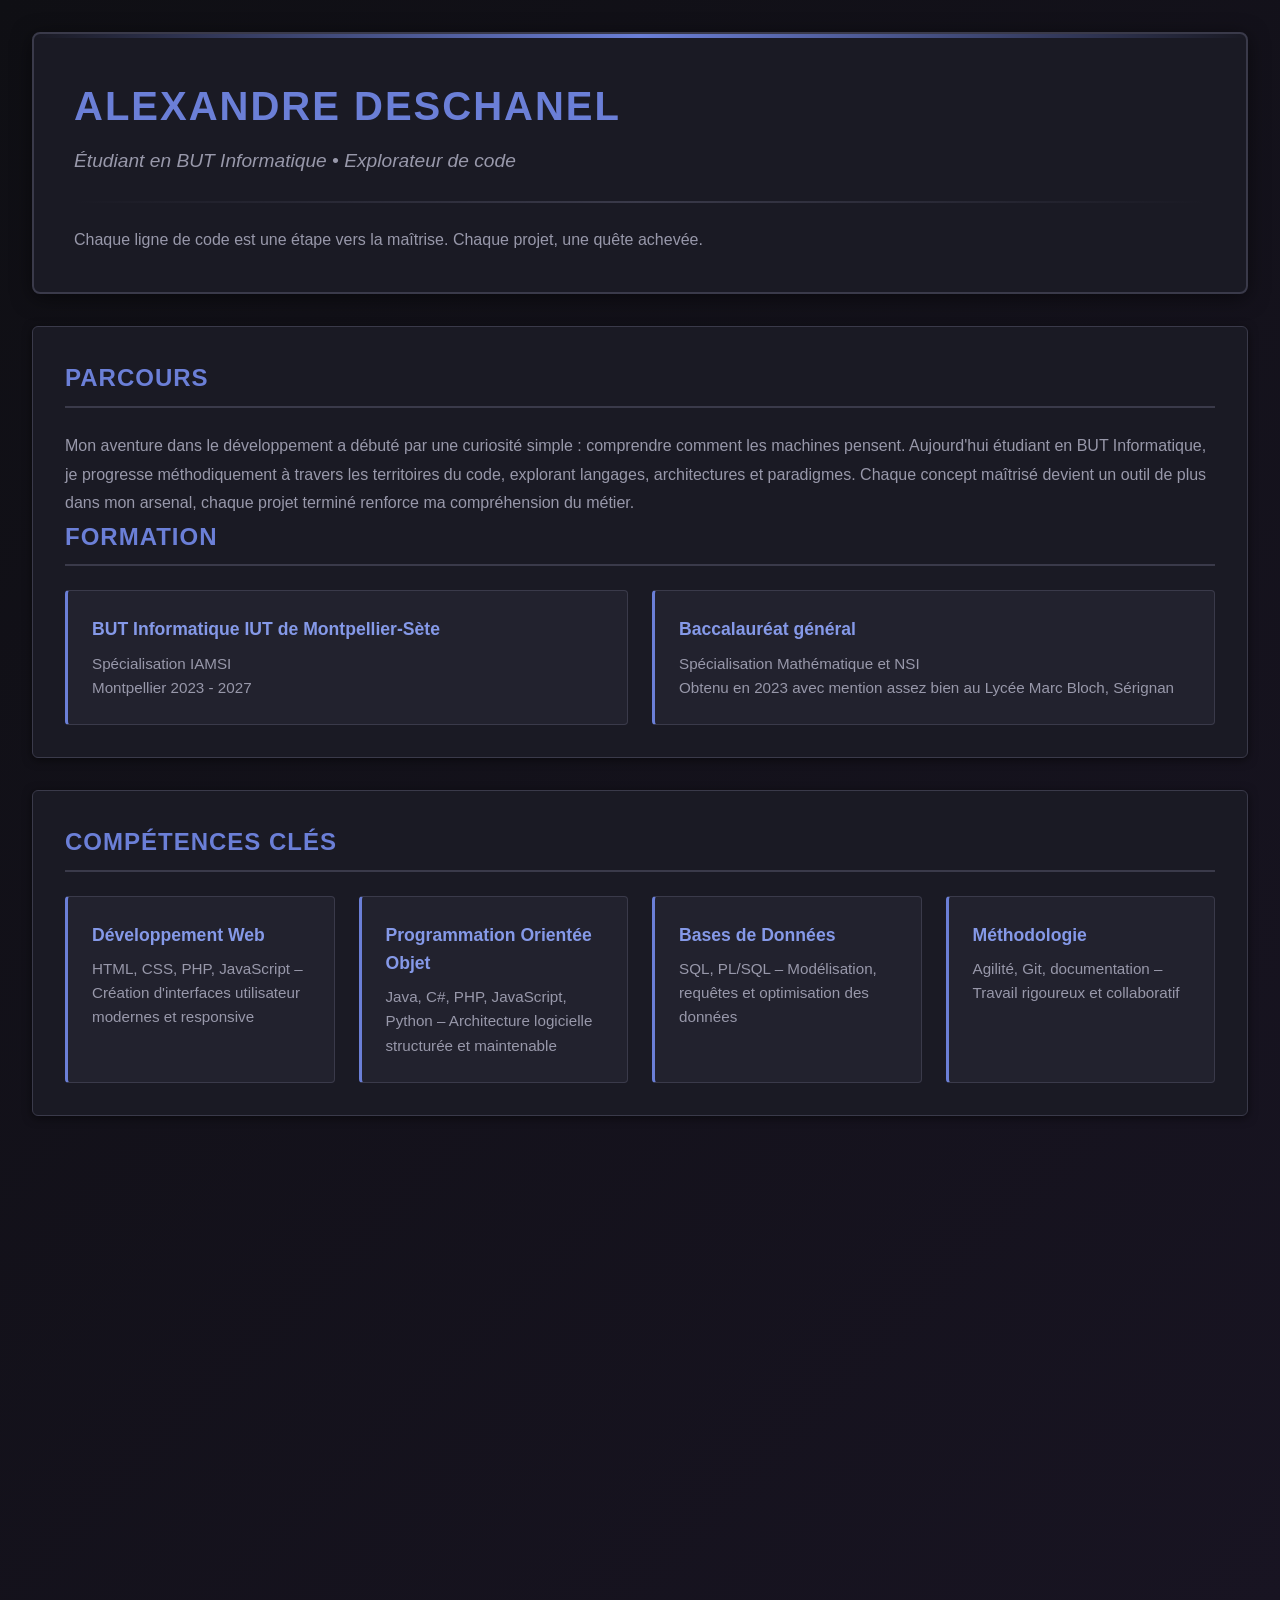
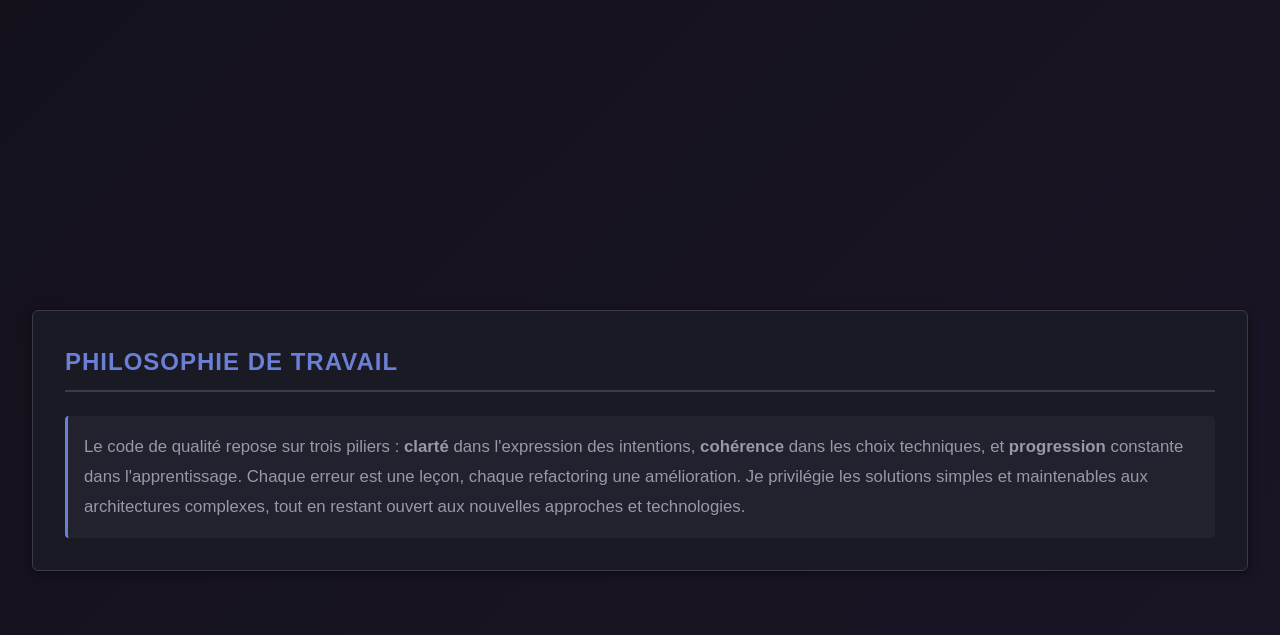
<file: ressources/documents/presentation.html>
<!DOCTYPE html>
<html lang="fr">
<head>
    <meta charset="UTF-8">
    <meta name="viewport" content="width=device-width, initial-scale=1.0">
    <title>Alexandre Deschanel - Développeur en devenir</title>
    <style>
        /* === RESET ET BASE === */
        * {
            margin: 0;
            padding: 0;
            box-sizing: border-box;
        }

        :root {
            --bg-primary: #0f0f14;
            --bg-secondary: #1a1a24;
            --bg-card: #22222e;
            --border-color: #3a3a4a;
            --text-primary: #e8e8f0;
            --text-secondary: #9898aa;
            --accent: #6b7fd7;
            --accent-hover: #8599e8;
            --shadow: rgba(0, 0, 0, 0.5);
        }
        html {
            overflow-y: scroll;
            scrollbar-color: var(--accent-hover) var(--border-color);
            scrollbar-width: thin;
        }
        body {
            font-family: 'Segoe UI', Tahoma, Geneva, Verdana, sans-serif;
            background: linear-gradient(135deg, var(--bg-primary) 0%, #1a1525 100%);
            color: var(--text-primary);
            line-height: 1.6;
            overflow-x: hidden;
            min-height: 100vh;
        }

        /* === CONTAINER PRINCIPAL === */
        .character-sheet {
            max-width: 1400px;
            margin: 0 auto;
            padding: 2rem;
            min-height: 100vh;
        }

        /* === HEADER === */
        .header {
            background: var(--bg-secondary);
            border: 2px solid var(--border-color);
            border-radius: 8px;
            padding: 2.5rem;
            margin-bottom: 2rem;
            box-shadow: 0 4px 20px var(--shadow);
            position: relative;
        }

        .header::before {
            content: '';
            position: absolute;
            top: 0;
            left: 0;
            right: 0;
            height: 4px;
            background: linear-gradient(90deg, transparent, var(--accent), transparent);
        }

        .name {
            font-size: 2.5rem;
            font-weight: 700;
            margin-bottom: 0.5rem;
            color: var(--accent);
            letter-spacing: 2px;
            text-transform: uppercase;
        }

        .title {
            font-size: 1.2rem;
            color: var(--text-secondary);
            font-style: italic;
            margin-bottom: 1.5rem;
        }

        .divider {
            height: 2px;
            background: linear-gradient(90deg, transparent, var(--border-color), transparent);
            margin: 1.5rem 0;
        }

        /* === SECTIONS === */
        .section {
            background: var(--bg-secondary);
            border: 1px solid var(--border-color);
            border-radius: 6px;
            padding: 2rem;
            margin-bottom: 2rem;
            box-shadow: 0 2px 10px var(--shadow);
        }

        .section-title {
            font-size: 1.5rem;
            font-weight: 600;
            margin-bottom: 1.5rem;
            color: var(--accent);
            text-transform: uppercase;
            letter-spacing: 1px;
            border-bottom: 2px solid var(--border-color);
            padding-bottom: 0.5rem;
        }

        /* === GRILLE DE COMPÉTENCES === */
        .skills-grid {
            display: grid;
            grid-template-columns: repeat(auto-fit, minmax(250px, 1fr));
            gap: 1.5rem;
        }

        .skill-block {
            background: var(--bg-card);
            border: 1px solid var(--border-color);
            border-left: 3px solid var(--accent);
            padding: 1.5rem;
            border-radius: 4px;
            transition: transform 0.2s ease;
        }

        .skill-block:hover {
            transform: translateX(5px);
        }

        .skill-name {
            font-weight: 600;
            color: var(--accent-hover);
            margin-bottom: 0.5rem;
            font-size: 1.1rem;
        }

        .skill-desc {
            color: var(--text-secondary);
            font-size: 0.95rem;
        }

        /* === SECTION PROJETS - CARTES FLIP === */
        .projects-container {
            display: grid;
            grid-template-columns: repeat(auto-fit, minmax(320px, 1fr));
            gap: 2rem;
            perspective: 1000px;
        }

        .project-card-wrapper {
            height: 280px;
            position: relative;
        }

        .project-card {
            width: 100%;
            height: 100%;
            position: relative;
            transform-style: preserve-3d;
            transition: transform 0.6s cubic-bezier(0.4, 0.0, 0.2, 1);
            cursor: pointer;
        }

        .project-card.flipped {
            transform: rotateY(180deg);
        }

        .project-card:hover:not(.flipped) {
            transform: rotateY(-5deg) rotateX(2deg);
        }

        .card-face {
            position: absolute;
            width: 100%;
            height: 100%;
            backface-visibility: hidden;
            border: 2px solid var(--border-color);
            border-radius: 8px;
            padding: 2rem;
            background: var(--bg-card);
            box-shadow: 0 4px 15px var(--shadow);
            display: flex;
            flex-direction: column;
        }

        .card-front {
            justify-content: center;
        }

        .card-back {
            transform: rotateY(180deg);
            background: linear-gradient(135deg, var(--bg-card) 0%, #2a2a38 100%);
        }

        .project-name {
            font-size: 1.5rem;
            font-weight: 700;
            color: var(--accent);
            margin-bottom: 1.5rem;
            text-align: center;
        }

        .tech-tags {
            display: flex;
            flex-wrap: wrap;
            gap: 0.5rem;
            justify-content: center;
        }

        .tech-tag {
            background: var(--bg-secondary);
            border: 1px solid var(--border-color);
            padding: 0.4rem 0.8rem;
            border-radius: 20px;
            font-size: 0.85rem;
            color: var(--text-secondary);
        }

        .flip-indicator {
            position: absolute;
            bottom: 1rem;
            right: 1rem;
            width: 24px;
            height: 24px;
            opacity: 0.5;
            transition: opacity 0.3s ease;
        }

        .project-card:hover .flip-indicator {
            opacity: 1;
        }

        .project-description {
            color: var(--text-secondary);
            line-height: 1.7;
            margin-bottom: 1rem;
        }

        .project-cta {
            margin-top: auto;
            font-size: 0.9rem;
            font-style: italic;
        }

        .project-cta a {
            color: var(--accent);
            text-decoration: none;
        }
        .project-cta a:hover{
            color: var(--accent-hover);
            text-decoration: none;
        }
        .project-cta:hover {
            transform: translateX(5%);
        }
        /* === PHILOSOPHIE === */
        .philosophy-text {
            color: var(--text-secondary);
            font-size: 1.05rem;
            line-height: 1.8;
            padding: 1rem;
            border-left: 3px solid var(--accent);
            background: var(--bg-card);
            border-radius: 4px;
        }

        /* === RESPONSIVE === */
        @media (max-width: 768px) {
            .character-sheet {
                padding: 1rem;
            }

            .name {
                font-size: 2rem;
            }

            .section {
                padding: 1.5rem;
            }

            .projects-container {
                grid-template-columns: 1fr;
            }

            .project-card-wrapper {
                height: 300px;
            }
        }

        /* === ANIMATIONS === */
        @keyframes fadeInUp {
            from {
                opacity: 0;
                transform: translateY(20px);
            }
            to {
                opacity: 1;
                transform: translateY(0);
            }
        }

        .section {
            animation: fadeInUp 0.6s ease-out forwards;
        }

        .section:nth-child(1) { animation-delay: 0.1s; }
        .section:nth-child(2) { animation-delay: 0.2s; }
        .section:nth-child(3) { animation-delay: 0.3s; }
        .section:nth-child(4) { animation-delay: 0.4s; }
    </style>
</head>
<body>
<div class="character-sheet">
    <!-- HEADER -->
    <header class="header">
        <h1 class="name">Alexandre Deschanel </h1>
        <p class="title">Étudiant en BUT Informatique • Explorateur de code</p>
        <div class="divider"></div>
        <p style="color: var(--text-secondary); font-size: 1rem;">
            Chaque ligne de code est une étape vers la maîtrise. Chaque projet, une quête achevée.
        </p>
    </header>

    <!-- PARCOURS -->
    <section class="section">
        <h2 class="section-title">Parcours</h2>
        <p style="color: var(--text-secondary); line-height: 1.8;">
            Mon aventure dans le développement a débuté par une curiosité simple : comprendre comment les machines pensent.
            Aujourd'hui étudiant en BUT Informatique, je progresse méthodiquement à travers les territoires du code,
            explorant langages, architectures et paradigmes. Chaque concept maîtrisé devient un outil de plus dans mon arsenal,
            chaque projet terminé renforce ma compréhension du métier.
        </p>
        <h2 class="section-title">Formation</h2>
        <div class="skills-grid">
            <div class="skill-block">
                <div class="skill-name">BUT Informatique IUT de Montpellier-Sète</div>
                <div class="skill-desc">Spécialisation IAMSI<br>Montpellier 2023 - 2027</div>
            </div>
            <div class="skill-block">
                <div class="skill-name">Baccalauréat général</div>
                <div class="skill-desc">Spécialisation Mathématique et NSI<br>Obtenu en 2023 avec mention assez bien
                    au Lycée Marc Bloch, Sérignan</div>
            </div>
        </div>
    </section>

    <!-- COMPÉTENCES -->
    <section class="section">
        <h2 class="section-title">Compétences Clés</h2>
        <div class="skills-grid">
            <div class="skill-block">
                <div class="skill-name">Développement Web</div>
                <div class="skill-desc">HTML, CSS, PHP, JavaScript – Création d'interfaces utilisateur modernes et responsive</div>
            </div>
            <div class="skill-block">
                <div class="skill-name">Programmation Orientée Objet</div>
                <div class="skill-desc">Java, C#, PHP, JavaScript, Python – Architecture logicielle structurée et maintenable</div>
            </div>
            <div class="skill-block">
                <div class="skill-name">Bases de Données</div>
                <div class="skill-desc">SQL, PL/SQL – Modélisation, requêtes et optimisation des données</div>
            </div>
            <div class="skill-block">
                <div class="skill-name">Méthodologie</div>
                <div class="skill-desc">Agilité, Git, documentation – Travail rigoureux et collaboratif</div>
            </div>
        </div>
    </section>

    <!-- PROJETS -->
    <section class="section">
        <h2 class="section-title">Réalisations</h2>
        <div class="projects-container">
            <!-- Projet 1 - SAE 4.01 -->
            <div class="project-card-wrapper">
                <div class="project-card" data-project="3">
                    <div class="card-face card-front">
                        <h3 class="project-name">SAE 4.01</h3>
                        <div class="tech-tags">
                            <span class="tech-tag">CTF</span>
                            <span class="tech-tag">Centralisation</span>
                            <span class="tech-tag">Agile</span>
                            <span class="tech-tag">PHP</span>
                            <span class="tech-tag">JS</span>
                            <span class="tech-tag">En cours</span>

                        </div>
                        <svg class="flip-indicator" viewBox="0 0 24 24" fill="none" stroke="currentColor" stroke-width="2">
                            <path d="M1 4v6h6M23 20v-6h-6"/>
                            <path d="M20.49 9A9 9 0 0 0 5.64 5.64L1 10m22 4l-4.64 4.36A9 9 0 0 1 3.51 15"/>
                        </svg>
                    </div>
                    <div class="card-face card-back">
                        <h3 class="project-name">SAE 4.01</h3>
                        <p class="project-description">
                            Projet scolaire 2026 <br>
                            Centralisation des différents projets de ctf réalisé par les autres groupes.
                            Mise en place d'un site qui lie tous ces ctfs.

                        </p>
                        <!--<p class="project-cta">→ Découvrir le projet complet</p>-->
                    </div>
                </div>
            </div>
            <!-- Projet 2 - CODE GAME JAM -->
            <div class="project-card-wrapper">
                <div class="project-card" data-project="2">
                    <div class="card-face card-front">
                        <h3 class="project-name">VERY BAD CLICK</h3>
                        <div class="tech-tags">
                            <span class="tech-tag">Godot</span>
                            <span class="tech-tag">C#</span>
                            <span class="tech-tag">CODE GAME JAM</span>
                        </div>
                        <svg class="flip-indicator" viewBox="0 0 24 24" fill="none" stroke="currentColor" stroke-width="2">
                            <path d="M1 4v6h6M23 20v-6h-6"/>
                            <path d="M20.49 9A9 9 0 0 0 5.64 5.64L1 10m22 4l-4.64 4.36A9 9 0 0 1 3.51 15"/>
                        </svg>
                    </div>
                    <div class="card-face card-back">
                        <h3 class="project-name">VERY BAD CLICK</h3>
                        <p class="project-description">
                            Compétition nationale 2026 <br>
                            VERY BAD CLICK est un jeu créé lors de la code game jam de 2026, autour du thème Fête des clicks.
                            <br>
                        </p>
                        <p class="project-cta"><a target="_blank" href="https://milwenn.itch.io/very-bad-click">→ Lien vers le site</a></p>
                    </div>
                </div>
            </div>
            <!-- Projet 3 - THE LAST HOUR -->
            <div class="project-card-wrapper">
                <div class="project-card" data-project="1">
                    <div class="card-face card-front">
                        <h3 class="project-name">THE LAST HOUR</h3>
                        <div class="tech-tags">
                            <span class="tech-tag">HTML</span>
                            <span class="tech-tag">CSS</span>
                            <span class="tech-tag">JavaScript</span>
                            <span class="tech-tag">PHP</span>
                            <span class="tech-tag">CTF</span>
                            <span class="tech-tag">DOCKER</span>
                            <span class="tech-tag">IA</span>
                            <span class="tech-tag">AGILE</span>
                        </div>
                        <svg class="flip-indicator" viewBox="0 0 24 24" fill="none" stroke="currentColor" stroke-width="2">
                            <path d="M1 4v6h6M23 20v-6h-6"/>
                            <path d="M20.49 9A9 9 0 0 0 5.64 5.64L1 10m22 4l-4.64 4.36A9 9 0 0 1 3.51 15"/>
                        </svg>
                    </div>
                    <div class="card-face card-back">
                        <h3 class="project-name">THE LAST HOUR</h3>
                        <p class="project-description">
                            Projet scolaire 2025/2026 <br>
                            Création d'un ctf pour un client, suivant les méthodes agiles, dans un thème jazz noir.
                        </p>
                        <p class="project-cta"><a target="_blank" href="https://ndi2025.bollmaster.com">→ Lien vers le site</a></p>
                    </div>
                </div>
            </div>
            <!-- Projet 4 - NUIT DE L'INFO 2025-2026 -->
            <div class="project-card-wrapper">
                <div class="project-card" data-project="1">
                    <div class="card-face card-front">
                        <h3 class="project-name">NUIT DE L'INFO 2025</h3>
                        <div class="tech-tags">
                            <span class="tech-tag">JavaScript</span>
                            <span class="tech-tag">VueJS</span>
                            <span class="tech-tag">IA</span>
                        </div>
                        <svg class="flip-indicator" viewBox="0 0 24 24" fill="none" stroke="currentColor" stroke-width="2">
                            <path d="M1 4v6h6M23 20v-6h-6"/>
                            <path d="M20.49 9A9 9 0 0 0 5.64 5.64L1 10m22 4l-4.64 4.36A9 9 0 0 1 3.51 15"/>
                        </svg>
                    </div>
                    <div class="card-face card-back">
                        <h3 class="project-name">NUIT DE L'INFO 2025</h3>
                        <p class="project-description">
                            Compétition nationale 2025/2026 <br>
                            Création d'un site web en groupe autour du thème : Comment les établissements scolaires
                            peuvent tenir tête aux Big Tech ?
                        </p>
                        <p class="project-cta"><a target="_blank" href="https://ndi2025.bollmaster.com">→ Lien vers le site</a></p>
                    </div>
                </div>
            </div>
            <!-- Projet 5 - STAGE 2024-2025 -->
            <div class="project-card-wrapper">
                <div class="project-card" data-project="2">
                    <div class="card-face card-front">
                        <h3 class="project-name">STAGE 2024/2025</h3>
                        <div class="tech-tags">
                            <span class="tech-tag">HTML</span>
                            <span class="tech-tag">CSS</span>
                            <span class="tech-tag">JavaScript</span>
                            <span class="tech-tag">PHP</span>
                            <span class="tech-tag">DOLIBARR 19 - 21</span>
                            <span class="tech-tag">MODULE</span>
                        </div>
                        <svg class="flip-indicator" viewBox="0 0 24 24" fill="none" stroke="currentColor" stroke-width="2">
                            <path d="M1 4v6h6M23 20v-6h-6"/>
                            <path d="M20.49 9A9 9 0 0 0 5.64 5.64L1 10m22 4l-4.64 4.36A9 9 0 0 1 3.51 15"/>
                        </svg>
                    </div>
                    <div class="card-face card-back">
                        <h3 class="project-name">STAGE 2024/2025</h3>
                        <p class="project-description">
                            Stage janvier 2025 <br>
                            Création de modules pour dolibarr RH et gestion de donnée,
                            vérification maintenabilité du SI sous les dernières versions.
                        </p>
                        <!--<p class="project-cta">→ Découvrir le projet complet</p>-->
                    </div>
                </div>
            </div>
            <!-- Projet 6 - TRAINS -->
            <div class="project-card-wrapper">
                <div class="project-card" data-project="3">
                    <div class="card-face card-front">
                        <h3 class="project-name">TRAINS</h3>
                        <div class="tech-tags">
                            <span class="tech-tag">JAVA</span>
                            <span class="tech-tag">JAVAFX</span>
                        </div>
                        <svg class="flip-indicator" viewBox="0 0 24 24" fill="none" stroke="currentColor" stroke-width="2">
                            <path d="M1 4v6h6M23 20v-6h-6"/>
                            <path d="M20.49 9A9 9 0 0 0 5.64 5.64L1 10m22 4l-4.64 4.36A9 9 0 0 1 3.51 15"/>
                        </svg>
                    </div>
                    <div class="card-face card-back">
                        <h3 class="project-name">TRAINS</h3>
                        <p class="project-description">
                            Projet scolaire 2023/2024 <br>
                            Digitalisation du jeu de société éponyme, avec un accent poussé sur l'expérience utilisateur
                        </p>
                        <p class="project-cta"><a target="_blank" href="https://github.com/BollSudo/A1-SAE-TRAINS-IHM">→ git du projet</a></p>
                    </div>
                </div>
            </div>
        </div>
    </section>

    <!-- PHILOSOPHIE -->
    <section class="section">
        <h2 class="section-title">Philosophie de Travail</h2>
        <div class="philosophy-text">
            Le code de qualité repose sur trois piliers : <strong>clarté</strong> dans l'expression des intentions,
            <strong>cohérence</strong> dans les choix techniques, et <strong>progression</strong> constante dans l'apprentissage.
            Chaque erreur est une leçon, chaque refactoring une amélioration. Je privilégie les solutions simples
            et maintenables aux architectures complexes, tout en restant ouvert aux nouvelles approches et technologies.
        </div>
    </section>
</div>

<script>
    // === GESTION DES CARTES RETOURNABLES ===

    // Sélection de toutes les cartes de projet
    const projectCards = document.querySelectorAll('.project-card');

    // Ajout des écouteurs d'événements pour chaque carte
    projectCards.forEach(card => {
        card.addEventListener('click', function() {
            // Toggle de la classe 'flipped' pour retourner la carte
            this.classList.toggle('flipped');
        });

        // Gestion du hover - animation 3D subtile
        card.addEventListener('mouseenter', function() {
            if (!this.classList.contains('flipped')) {
                this.style.transition = 'transform 0.3s ease';
            }
        });

        card.addEventListener('mouseleave', function() {
            if (!this.classList.contains('flipped')) {
                this.style.transform = '';
            }
        });
    });

    // === ANIMATION D'ENTRÉE AU CHARGEMENT ===
    window.addEventListener('load', function() {
        const sections = document.querySelectorAll('.section');
        sections.forEach((section, index) => {
            section.style.opacity = '0';
            setTimeout(() => {
                section.style.opacity = '1';
            }, index * 100);
        });
    });

    // === ACCESSIBILITÉ CLAVIER ===
    // Permet de retourner les cartes avec la touche Entrée
    projectCards.forEach(card => {
        card.setAttribute('tabindex', '0');
        card.setAttribute('role', 'button');
        card.setAttribute('aria-label', 'Carte de projet - Cliquez pour voir les détails');

        card.addEventListener('keypress', function(e) {
            if (e.key === 'Enter' || e.key === ' ') {
                e.preventDefault();
                this.classList.toggle('flipped');
            }
        });
    });
</script>
</body>
</html>
</file>
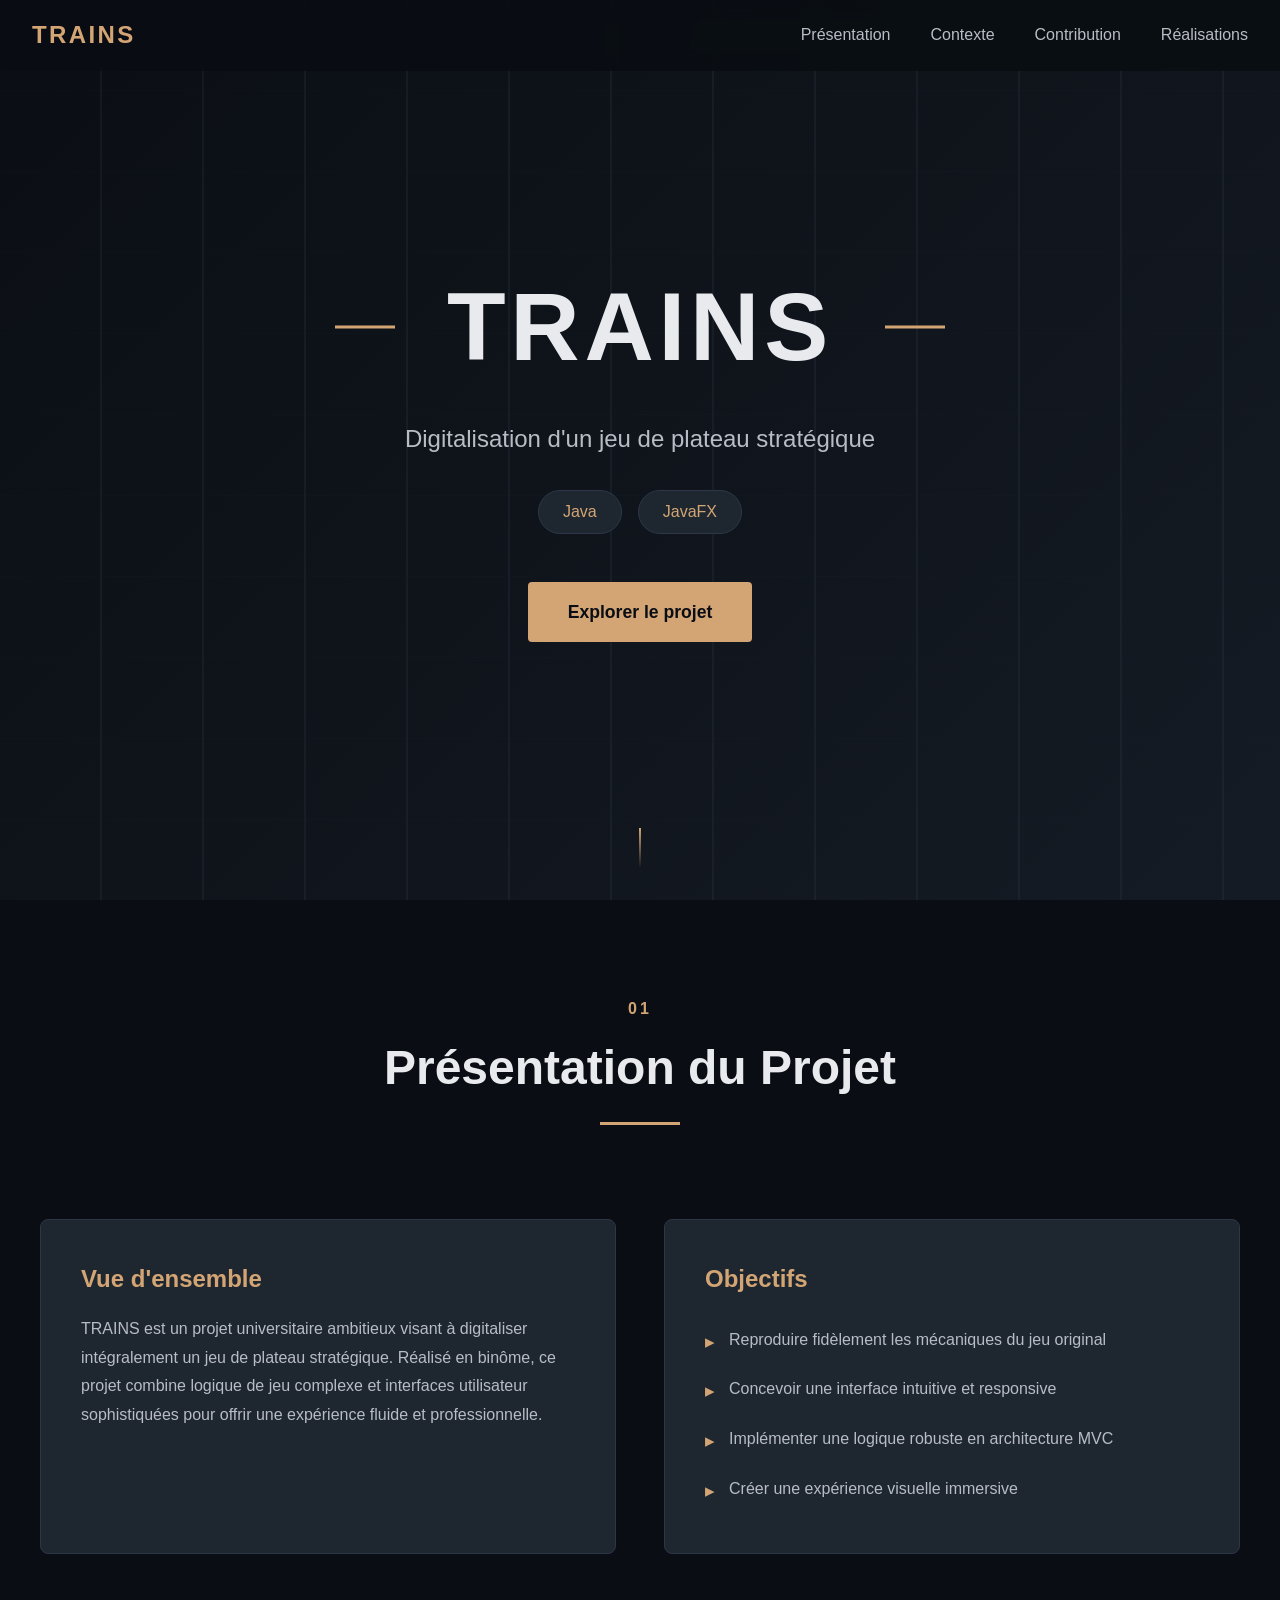
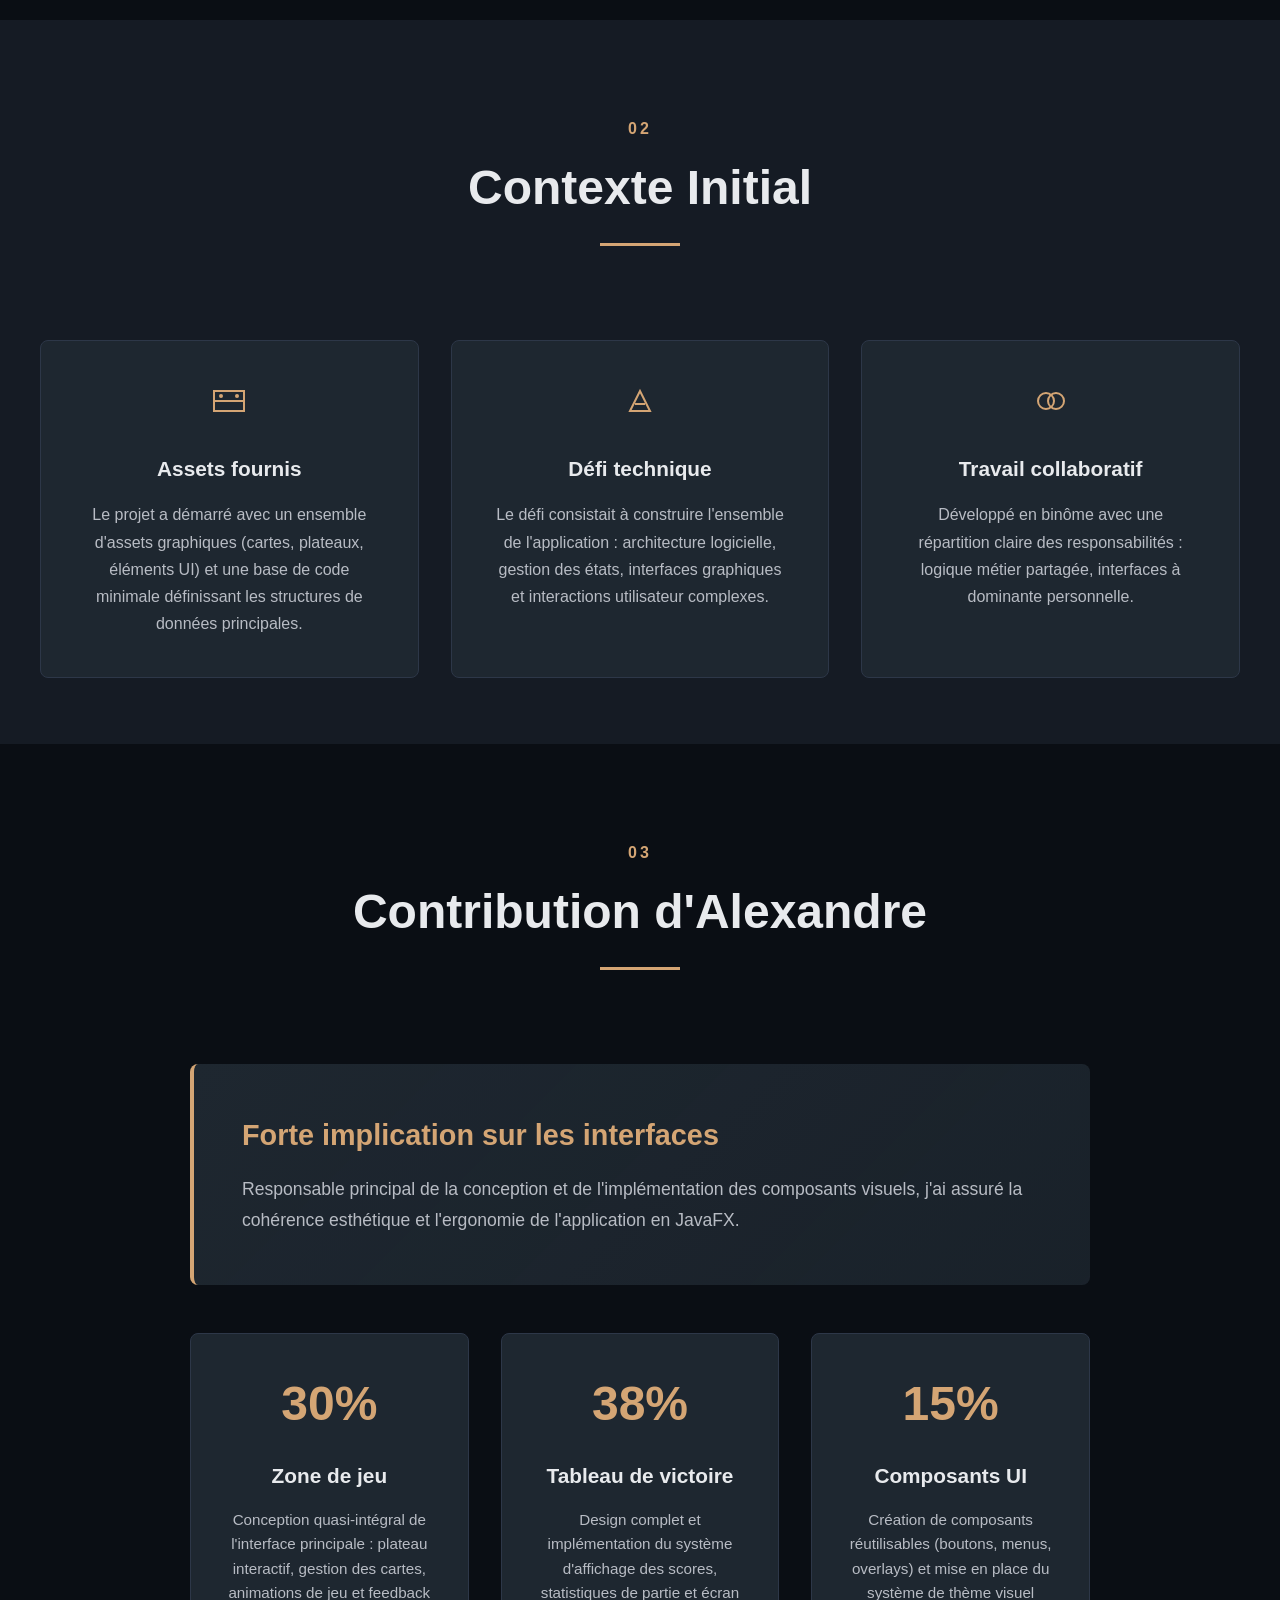
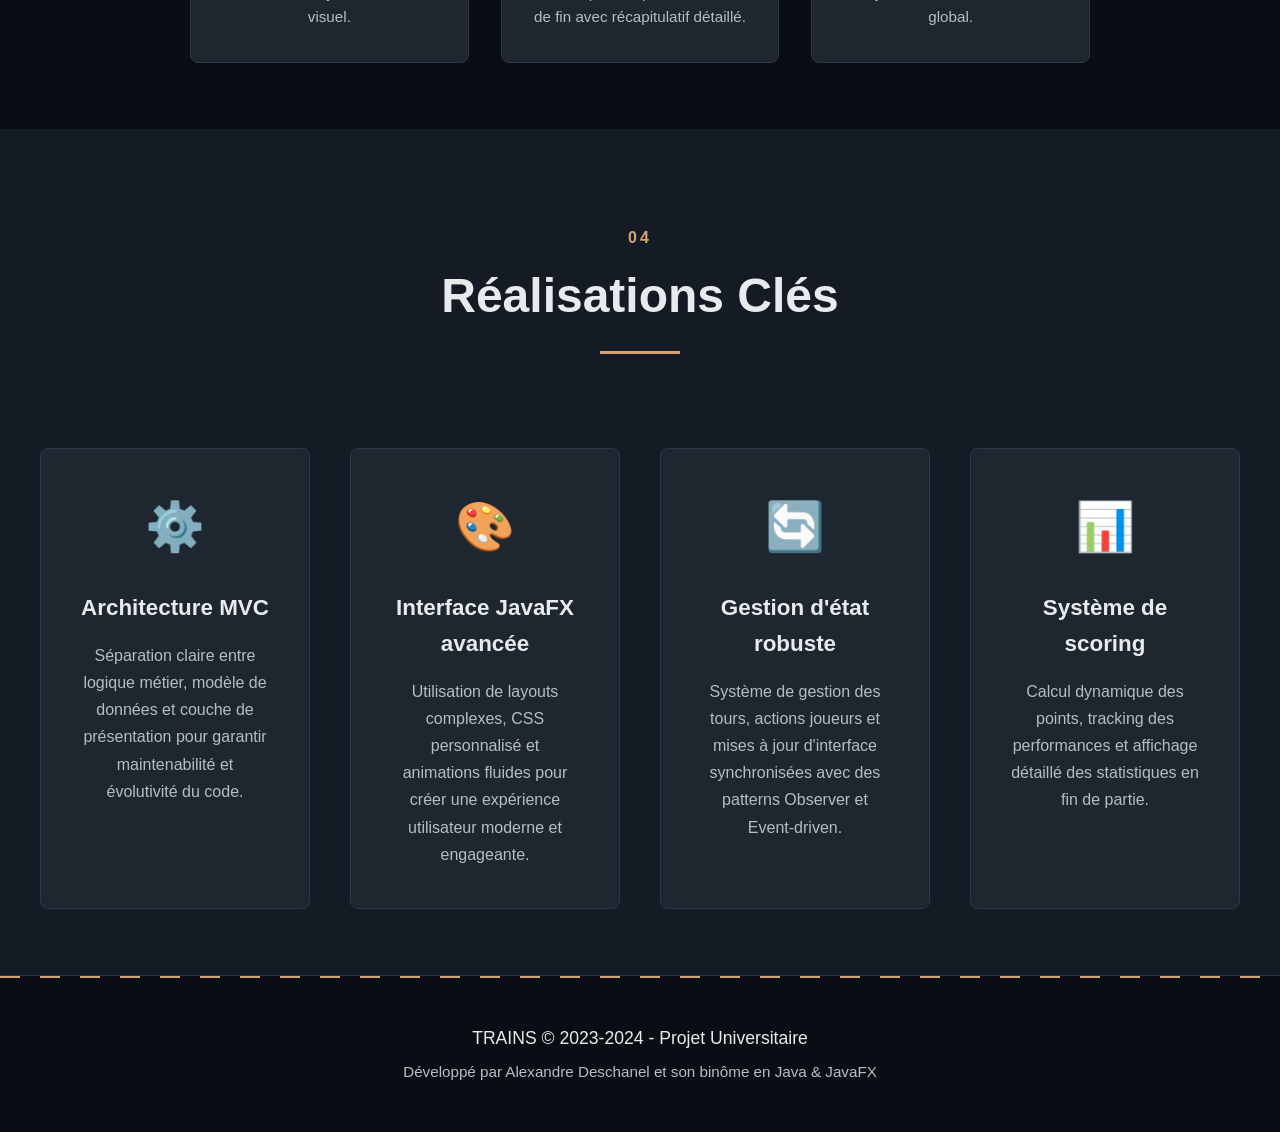
<file: ressources/documents/train.html>
<!DOCTYPE html>
<html lang="fr">
<head>
    <meta charset="UTF-8">
    <meta name="viewport" content="width=device-width, initial-scale=1.0">
    <title>TRAINS - Projet de Digitalisation</title>
    <style>

        /* Variables CSS */
        :root {
            --color-bg-dark: #0a0e14;
            --color-bg-light: #151b24;
            --color-surface: #1e2730;
            --color-accent: #d4a574;
            --color-accent-hover: #e8bc8a;
            --color-rail: #4a5568;
            --color-text-primary: #e8eaed;
            --color-text-secondary: #b8bcc4;
            --color-border: #2d3748;
            --font-main: 'Segoe UI', Tahoma, Geneva, Verdana, sans-serif;
            --transition-smooth: all 0.3s cubic-bezier(0.4, 0, 0.2, 1);
            --transition-fast: all 0.2s ease;
        }

        /* Reset et Base */
        * {
            margin: 0;
            padding: 0;
            box-sizing: border-box;
        }

        html {
            scroll-behavior: smooth;
            font-size: 16px;
            overflow-y: scroll;
            scrollbar-color: var(--color-accent) var(--color-border);
            scrollbar-width: thin;
        }

        body {
            font-family: var(--font-main);
            background-color: var(--color-bg-dark);
            color: var(--color-text-primary);
            line-height: 1.6;
            overflow-x: hidden;
        }

        /* ===================================
           HERO SECTION
           =================================== */

        .hero {
            position: relative;
            min-height: 100vh;
            display: flex;
            align-items: center;
            justify-content: center;
            background: linear-gradient(135deg, var(--color-bg-dark) 0%, var(--color-bg-light) 100%);
            overflow: hidden;
        }

        /* Effet de rails en arrière-plan */
        .rails-overlay {
            position: absolute;
            top: 0;
            left: 0;
            width: 100%;
            height: 100%;
            background-image:
                    repeating-linear-gradient(
                            90deg,
                            transparent,
                            transparent 100px,
                            var(--color-rail) 100px,
                            var(--color-rail) 102px
                    ),
                    repeating-linear-gradient(
                            0deg,
                            transparent,
                            transparent 80px,
                            rgba(74, 85, 104, 0.2) 80px,
                            rgba(74, 85, 104, 0.2) 81px
                    );
            opacity: 0.15;
            pointer-events: none;
        }

        .hero-content {
            position: relative;
            z-index: 2;
            text-align: center;
            padding: 2rem;
            animation: fadeInUp 1s ease-out;
        }

        @keyframes fadeInUp {
            from {
                opacity: 0;
                transform: translateY(30px);
            }
            to {
                opacity: 1;
                transform: translateY(0);
            }
        }

        .project-title {
            font-size: clamp(3rem, 8vw, 6rem);
            font-weight: 700;
            margin-bottom: 1rem;
            letter-spacing: 0.05em;
            position: relative;
            display: inline-block;
        }

        .title-line {
            position: relative;
            display: inline-block;
            padding: 0 2rem;
        }

        /* Effet de rails autour du titre */
        .title-line::before,
        .title-line::after {
            content: '';
            position: absolute;
            width: 60px;
            height: 3px;
            background: var(--color-accent);
            top: 50%;
            transform: translateY(-50%);
        }

        .title-line::before {
            left: -80px;
        }

        .title-line::after {
            right: -80px;
        }

        .project-subtitle {
            font-size: clamp(1.1rem, 2.5vw, 1.5rem);
            color: var(--color-text-secondary);
            margin-bottom: 2rem;
            font-weight: 300;
        }

        .tech-badges {
            display: flex;
            gap: 1rem;
            justify-content: center;
            margin-bottom: 3rem;
        }

        .badge {
            background: var(--color-surface);
            color: var(--color-accent);
            padding: 0.5rem 1.5rem;
            border-radius: 25px;
            font-weight: 500;
            border: 1px solid var(--color-border);
            transition: var(--transition-fast);
        }

        .badge:hover {
            border-color: var(--color-accent);
            transform: translateY(-2px);
            box-shadow: 0 4px 12px rgba(212, 165, 116, 0.2);
        }

        .cta-button {
            display: inline-block;
            background: var(--color-accent);
            color: var(--color-bg-dark);
            padding: 1rem 2.5rem;
            text-decoration: none;
            border-radius: 4px;
            font-weight: 600;
            font-size: 1.1rem;
            transition: var(--transition-smooth);
            position: relative;
            overflow: hidden;
        }

        .cta-button::before {
            content: '';
            position: absolute;
            top: 0;
            left: -100%;
            width: 100%;
            height: 100%;
            background: linear-gradient(90deg, transparent, rgba(255,255,255,0.3), transparent);
            transition: left 0.5s;
        }

        .cta-button:hover::before {
            left: 100%;
        }

        .cta-button:hover {
            background: var(--color-accent-hover);
            transform: translateY(-3px);
            box-shadow: 0 8px 20px rgba(212, 165, 116, 0.4);
        }

        .scroll-indicator {
            position: absolute;
            bottom: 2rem;
            left: 50%;
            transform: translateX(-50%);
            animation: bounce 2s infinite;
        }

        @keyframes bounce {
            0%, 20%, 50%, 80%, 100% {
                transform: translateX(-50%) translateY(0);
            }
            40% {
                transform: translateX(-50%) translateY(-10px);
            }
            60% {
                transform: translateX(-50%) translateY(-5px);
            }
        }

        .scroll-line {
            width: 2px;
            height: 40px;
            background: linear-gradient(to bottom, var(--color-accent), transparent);
        }

        /* ===================================
           NAVIGATION
           =================================== */

        .navbar {
            position: fixed;
            top: 0;
            left: 0;
            width: 100%;
            background: rgba(10, 14, 20, 0.95);
            backdrop-filter: blur(10px);
            z-index: 1000;
            transition: var(--transition-smooth);
            border-bottom: 1px solid transparent;
        }

        .navbar.scrolled {
            border-bottom-color: var(--color-border);
            box-shadow: 0 4px 12px rgba(0, 0, 0, 0.3);
        }

        .nav-container {
            max-width: 1400px;
            margin: 0 auto;
            padding: 1rem 2rem;
            display: flex;
            justify-content: space-between;
            align-items: center;
        }

        .nav-brand {
            font-size: 1.5rem;
            font-weight: 700;
            letter-spacing: 0.1em;
            color: var(--color-accent);
        }

        .nav-links {
            display: flex;
            list-style: none;
            gap: 2.5rem;
        }

        .nav-link {
            color: var(--color-text-secondary);
            text-decoration: none;
            font-weight: 500;
            position: relative;
            transition: var(--transition-fast);
        }

        .nav-link::after {
            content: '';
            position: absolute;
            bottom: -5px;
            left: 0;
            width: 0;
            height: 2px;
            background: var(--color-accent);
            transition: width 0.3s ease;
        }

        .nav-link:hover {
            color: var(--color-accent);
        }

        .nav-link:hover::after {
            width: 100%;
        }

        /* ===================================
           SECTIONS
           =================================== */

        .section {
            padding: 6rem 2rem;
            position: relative;
        }

        .section-dark {
            background-color: var(--color-bg-dark);
        }

        .section-light {
            background-color: var(--color-bg-light);
        }

        .container {
            max-width: 1200px;
            margin: 0 auto;
        }

        .section-header {
            text-align: center;
            margin-bottom: 4rem;
            animation: fadeIn 0.8s ease-out;
        }

        @keyframes fadeIn {
            from { opacity: 0; }
            to { opacity: 1; }
        }

        .section-number {
            display: block;
            color: var(--color-accent);
            font-size: 1rem;
            font-weight: 600;
            margin-bottom: 0.5rem;
            letter-spacing: 0.2em;
        }

        .section-title {
            font-size: clamp(2rem, 5vw, 3rem);
            font-weight: 700;
            margin-bottom: 1rem;
        }

        .title-underline {
            width: 80px;
            height: 3px;
            background: var(--color-accent);
            margin: 1rem auto 0;
        }

        /* ===================================
           CONTENT BLOCKS
           =================================== */

        .content-grid {
            display: grid;
            grid-template-columns: repeat(auto-fit, minmax(300px, 1fr));
            gap: 3rem;
        }

        .content-block {
            background: var(--color-surface);
            padding: 2.5rem;
            border-radius: 8px;
            border: 1px solid var(--color-border);
            transition: var(--transition-smooth);
        }

        .content-block:hover {
            transform: translateY(-5px);
            border-color: var(--color-accent);
            box-shadow: 0 8px 24px rgba(0, 0, 0, 0.3);
        }

        .block-title {
            color: var(--color-accent);
            font-size: 1.5rem;
            margin-bottom: 1rem;
            font-weight: 600;
        }

        .block-text {
            color: var(--color-text-secondary);
            line-height: 1.8;
        }

        .feature-list {
            list-style: none;
        }

        .feature-item {
            color: var(--color-text-secondary);
            padding: 0.75rem 0;
            padding-left: 1.5rem;
            position: relative;
            line-height: 1.6;
        }

        .feature-item::before {
            content: '▸';
            position: absolute;
            left: 0;
            color: var(--color-accent);
            font-size: 1.2rem;
        }

        /* ===================================
           CONTEXT CARDS
           =================================== */

        .context-content {
            display: grid;
            grid-template-columns: repeat(auto-fit, minmax(280px, 1fr));
            gap: 2rem;
        }

        .context-card {
            background: var(--color-surface);
            padding: 2.5rem;
            border-radius: 8px;
            border: 1px solid var(--color-border);
            transition: var(--transition-smooth);
            text-align: center;
        }

        .context-card:hover {
            transform: translateY(-8px);
            border-color: var(--color-accent);
            box-shadow: 0 12px 30px rgba(212, 165, 116, 0.15);
        }

        .card-icon {
            color: var(--color-accent);
            margin-bottom: 1.5rem;
            transition: var(--transition-smooth);
        }

        .context-card:hover .card-icon {
            transform: scale(1.1) rotateY(360deg);
            transition: transform 0.6s ease;
        }

        .card-title {
            font-size: 1.3rem;
            margin-bottom: 1rem;
            color: var(--color-text-primary);
            font-weight: 600;
        }

        .card-text {
            color: var(--color-text-secondary);
            line-height: 1.7;
        }

        /* ===================================
           ROLE SECTION
           =================================== */

        .role-content {
            max-width: 900px;
            margin: 0 auto;
        }

        .role-highlight {
            background: linear-gradient(135deg, var(--color-surface) 0%, rgba(30, 39, 48, 0.8) 100%);
            padding: 3rem;
            border-radius: 8px;
            border-left: 4px solid var(--color-accent);
            margin-bottom: 3rem;
        }

        .highlight-title {
            font-size: 1.8rem;
            margin-bottom: 1rem;
            color: var(--color-accent);
        }

        .highlight-text {
            color: var(--color-text-secondary);
            font-size: 1.1rem;
            line-height: 1.8;
        }

        .contributions-grid {
            display: grid;
            grid-template-columns: repeat(auto-fit, minmax(250px, 1fr));
            gap: 2rem;
            margin-top: 2rem;
        }

        .contribution-item {
            background: var(--color-surface);
            padding: 2rem;
            border-radius: 8px;
            border: 1px solid var(--color-border);
            transition: var(--transition-smooth);
            text-align: center;
        }

        .contribution-item:hover {
            transform: translateY(-5px);
            border-color: var(--color-accent);
            box-shadow: 0 8px 24px rgba(212, 165, 116, 0.2);
        }

        .contribution-percentage {
            font-size: 3rem;
            font-weight: 700;
            color: var(--color-accent);
            margin-bottom: 1rem;
        }

        .contribution-title {
            font-size: 1.3rem;
            margin-bottom: 1rem;
            color: var(--color-text-primary);
        }

        .contribution-desc {
            color: var(--color-text-secondary);
            line-height: 1.6;
            font-size: 0.95rem;
        }

        /* ===================================
           FEATURES SECTION
           =================================== */

        .features-content {
            display: grid;
            grid-template-columns: repeat(auto-fit, minmax(250px, 1fr));
            gap: 2.5rem;
        }

        .feature-block {
            background: var(--color-surface);
            padding: 2.5rem;
            border-radius: 8px;
            border: 1px solid var(--color-border);
            transition: var(--transition-smooth);
            text-align: center;
        }

        .feature-block:hover {
            transform: translateY(-8px);
            border-color: var(--color-accent);
            box-shadow: 0 12px 30px rgba(0, 0, 0, 0.4);
        }

        .feature-icon {
            font-size: 3rem;
            margin-bottom: 1.5rem;
            display: block;
            transition: var(--transition-smooth);
        }

        .feature-block:hover .feature-icon {
            transform: scale(1.2) rotate(5deg);
        }

        .feature-title {
            font-size: 1.4rem;
            margin-bottom: 1rem;
            color: var(--color-text-primary);
            font-weight: 600;
        }

        .feature-description {
            color: var(--color-text-secondary);
            line-height: 1.7;
        }

        /* ===================================
           FOOTER
           =================================== */

        .footer {
            background: var(--color-bg-dark);
            padding: 3rem 2rem;
            text-align: center;
            position: relative;
            border-top: 1px solid var(--color-border);
        }

        .footer-rails {
            position: absolute;
            top: 0;
            left: 0;
            width: 100%;
            height: 2px;
            background: repeating-linear-gradient(
                    90deg,
                    var(--color-accent),
                    var(--color-accent) 20px,
                    transparent 20px,
                    transparent 40px
            );
        }

        .footer-content {
            max-width: 800px;
            margin: 0 auto;
        }

        .footer-text {
            font-size: 1.1rem;
            color: var(--color-text-primary);
            margin-bottom: 0.5rem;
            font-weight: 500;
        }

        .footer-subtext {
            color: var(--color-text-secondary);
            font-size: 0.95rem;
        }

        /* ===================================
           RESPONSIVE
           =================================== */

        @media (max-width: 768px) {
            .nav-links {
                gap: 1.5rem;
                flex-wrap: wrap;
                justify-content: center;
            }

            .section {
                padding: 4rem 1.5rem;
            }

            .title-line::before,
            .title-line::after {
                display: none;
            }

            .content-grid,
            .context-content,
            .contributions-grid,
            .features-content {
                grid-template-columns: 1fr;
            }

            .role-highlight {
                padding: 2rem;
            }
        }

        @media (max-width: 480px) {
            .nav-container {
                flex-direction: column;
                gap: 1rem;
            }

            .nav-links {
                font-size: 0.9rem;
                gap: 1rem;
            }

            .tech-badges {
                flex-direction: column;
                align-items: center;
            }
        }

        /* ===================================
           ANIMATIONS UTILITAIRES
           =================================== */

        .fade-in {
            animation: fadeIn 0.6s ease-out forwards;
        }

        .slide-in-left {
            animation: slideInLeft 0.8s ease-out forwards;
        }

        @keyframes slideInLeft {
            from {
                opacity: 0;
                transform: translateX(-50px);
            }
            to {
                opacity: 1;
                transform: translateX(0);
            }
        }

        .slide-in-right {
            animation: slideInRight 0.8s ease-out forwards;
        }

        @keyframes slideInRight {
            from {
                opacity: 0;
                transform: translateX(50px);
            }
            to {
                opacity: 1;
                transform: translateX(0);
            }
        }
    </style>
</head>
<body>
<!-- Hero Section avec effet de rails -->
<header class="hero">
    <div class="rails-overlay"></div>
    <div class="hero-content">
        <h1 class="project-title">
            <span class="title-line">TRAINS</span>
        </h1>
        <p class="project-subtitle">Digitalisation d'un jeu de plateau stratégique</p>
        <div class="tech-badges">
            <span class="badge">Java</span>
            <span class="badge">JavaFX</span>
        </div>
        <a href="#overview" class="cta-button">Explorer le projet</a>
    </div>
    <div class="scroll-indicator">
        <div class="scroll-line"></div>
    </div>
</header>

<!-- Navigation -->
<nav class="navbar" id="navbar">
    <div class="nav-container">
        <div class="nav-brand">TRAINS</div>
        <ul class="nav-links">
            <li><a href="#overview" class="nav-link">Présentation</a></li>
            <li><a href="#context" class="nav-link">Contexte</a></li>
            <li><a href="#role" class="nav-link">Contribution</a></li>
            <li><a href="#features" class="nav-link">Réalisations</a></li>
        </ul>
    </div>
</nav>

<!-- Section Présentation -->
<section id="overview" class="section section-dark">
    <div class="container">
        <div class="section-header">
            <span class="section-number">01</span>
            <h2 class="section-title">Présentation du Projet</h2>
            <div class="title-underline"></div>
        </div>
        <div class="content-grid">
            <div class="content-block">
                <h3 class="block-title">Vue d'ensemble</h3>
                <p class="block-text">
                    TRAINS est un projet universitaire ambitieux visant à digitaliser intégralement
                    un jeu de plateau stratégique. Réalisé en binôme, ce projet combine logique de jeu
                    complexe et interfaces utilisateur sophistiquées pour offrir une expérience fluide
                    et professionnelle.
                </p>
            </div>
            <div class="content-block">
                <h3 class="block-title">Objectifs</h3>
                <ul class="feature-list">
                    <li class="feature-item">Reproduire fidèlement les mécaniques du jeu original</li>
                    <li class="feature-item">Concevoir une interface intuitive et responsive</li>
                    <li class="feature-item">Implémenter une logique robuste en architecture MVC</li>
                    <li class="feature-item">Créer une expérience visuelle immersive</li>
                </ul>
            </div>
        </div>
    </div>
</section>

<!-- Section Contexte -->
<section id="context" class="section section-light">
    <div class="container">
        <div class="section-header">
            <span class="section-number">02</span>
            <h2 class="section-title">Contexte Initial</h2>
            <div class="title-underline"></div>
        </div>
        <div class="context-content">
            <div class="context-card">
                <div class="card-icon">
                    <svg width="40" height="40" viewBox="0 0 40 40" fill="none">
                        <rect x="5" y="10" width="30" height="20" stroke="currentColor" stroke-width="2"/>
                        <line x1="5" y1="20" x2="35" y2="20" stroke="currentColor" stroke-width="2"/>
                        <circle cx="12" cy="15" r="2" fill="currentColor"/>
                        <circle cx="28" cy="15" r="2" fill="currentColor"/>
                    </svg>
                </div>
                <h4 class="card-title">Assets fournis</h4>
                <p class="card-text">
                    Le projet a démarré avec un ensemble d'assets graphiques (cartes, plateaux, éléments UI)
                    et une base de code minimale définissant les structures de données principales.
                </p>
            </div>
            <div class="context-card">
                <div class="card-icon">
                    <svg width="40" height="40" viewBox="0 0 40 40" fill="none">
                        <path d="M10 30 L20 10 L30 30 Z" stroke="currentColor" stroke-width="2" fill="none"/>
                        <line x1="15" y1="23" x2="25" y2="23" stroke="currentColor" stroke-width="2"/>
                    </svg>
                </div>
                <h4 class="card-title">Défi technique</h4>
                <p class="card-text">
                    Le défi consistait à construire l'ensemble de l'application : architecture logicielle,
                    gestion des états, interfaces graphiques et interactions utilisateur complexes.
                </p>
            </div>
            <div class="context-card">
                <div class="card-icon">
                    <svg width="40" height="40" viewBox="0 0 40 40" fill="none">
                        <circle cx="15" cy="20" r="8" stroke="currentColor" stroke-width="2" fill="none"/>
                        <circle cx="25" cy="20" r="8" stroke="currentColor" stroke-width="2" fill="none"/>
                    </svg>
                </div>
                <h4 class="card-title">Travail collaboratif</h4>
                <p class="card-text">
                    Développé en binôme avec une répartition claire des responsabilités :
                    logique métier partagée, interfaces à dominante personnelle.
                </p>
            </div>
        </div>
    </div>
</section>

<!-- Section Rôle personnel -->
<section id="role" class="section section-dark">
    <div class="container">
        <div class="section-header">
            <span class="section-number">03</span>
            <h2 class="section-title">Contribution d'Alexandre</h2>
            <div class="title-underline"></div>
        </div>
        <div class="role-content">
            <div class="role-highlight">
                <h3 class="highlight-title">Forte implication sur les interfaces</h3>
                <p class="highlight-text">
                    Responsable principal de la conception et de l'implémentation des composants visuels,
                    j'ai assuré la cohérence esthétique et l'ergonomie de l'application en JavaFX.
                </p>
            </div>
            <div class="contributions-grid">
                <div class="contribution-item">
                    <div class="contribution-percentage">80%</div>
                    <h4 class="contribution-title">Zone de jeu</h4>
                    <p class="contribution-desc">
                        Conception quasi-intégral de l'interface principale :
                        plateau interactif, gestion des cartes, animations de jeu et feedback visuel.
                    </p>
                </div>
                <div class="contribution-item">
                    <div class="contribution-percentage">100%</div>
                    <h4 class="contribution-title">Tableau de victoire</h4>
                    <p class="contribution-desc">
                        Design complet et implémentation du système d'affichage des scores,
                        statistiques de partie et écran de fin avec récapitulatif détaillé.
                    </p>
                </div>
                <div class="contribution-item">
                    <div class="contribution-percentage">40%</div>
                    <h4 class="contribution-title">Composants UI</h4>
                    <p class="contribution-desc">
                        Création de composants réutilisables (boutons, menus, overlays)
                        et mise en place du système de thème visuel global.
                    </p>
                </div>
            </div>
        </div>
    </div>
</section>

<!-- Section Réalisations -->
<section id="features" class="section section-light">
    <div class="container">
        <div class="section-header">
            <span class="section-number">04</span>
            <h2 class="section-title">Réalisations Clés</h2>
            <div class="title-underline"></div>
        </div>
        <div class="features-content">
            <div class="feature-block">
                <div class="feature-icon">⚙️</div>
                <h3 class="feature-title">Architecture MVC</h3>
                <p class="feature-description">
                    Séparation claire entre logique métier, modèle de données et couche de présentation
                    pour garantir maintenabilité et évolutivité du code.
                </p>
            </div>
            <div class="feature-block">
                <div class="feature-icon">🎨</div>
                <h3 class="feature-title">Interface JavaFX avancée</h3>
                <p class="feature-description">
                    Utilisation de layouts complexes, CSS personnalisé et animations fluides
                    pour créer une expérience utilisateur moderne et engageante.
                </p>
            </div>
            <div class="feature-block">
                <div class="feature-icon">🔄</div>
                <h3 class="feature-title">Gestion d'état robuste</h3>
                <p class="feature-description">
                    Système de gestion des tours, actions joueurs et mises à jour d'interface
                    synchronisées avec des patterns Observer et Event-driven.
                </p>
            </div>
            <div class="feature-block">
                <div class="feature-icon">📊</div>
                <h3 class="feature-title">Système de scoring</h3>
                <p class="feature-description">
                    Calcul dynamique des points, tracking des performances et affichage
                    détaillé des statistiques en fin de partie.
                </p>
            </div>
        </div>
    </div>
</section>

<!-- Footer avec effet rails -->
<footer class="footer">
    <div class="footer-rails"></div>
    <div class="footer-content">
        <p class="footer-text">TRAINS © 2023-2024 - Projet Universitaire</p>
        <p class="footer-subtext">Développé par Alexandre Deschanel et son binôme en Java & JavaFX</p>
    </div>
</footer>

<script>
    // ========================================
    // TRAINS - JavaScript Vanilla
    // Interactions et animations
    // ========================================

    // Attendre le chargement complet du DOM
    document.addEventListener('DOMContentLoaded', function() {

        // ========================================
        // NAVIGATION STICKY & SCROLLED STATE
        // ========================================

        const navbar = document.getElementById('navbar');
        const navLinks = document.querySelectorAll('.nav-link');

        // Ajouter une classe lors du scroll pour effet visuel
        window.addEventListener('scroll', function() {
            if (window.scrollY > 50) {
                navbar.classList.add('scrolled');
            } else {
                navbar.classList.remove('scrolled');
            }

            // Mettre en surbrillance le lien actif selon la section visible
            highlightActiveSection();
        });

        // ========================================
        // SMOOTH SCROLL AVEC OFFSET POUR LA NAV
        // ========================================

        navLinks.forEach(link => {
            link.addEventListener('click', function(e) {
                e.preventDefault();

                const targetId = this.getAttribute('href');
                const targetSection = document.querySelector(targetId);

                if (targetSection) {
                    // Calculer la position avec offset pour la navbar
                    const navbarHeight = navbar.offsetHeight;
                    const targetPosition = targetSection.offsetTop - navbarHeight - 20;

                    window.scrollTo({
                        top: targetPosition,
                        behavior: 'smooth'
                    });
                }
            });
        });

        // ========================================
        // HIGHLIGHT SECTION ACTIVE DANS NAV
        // ========================================

        function highlightActiveSection() {
            const sections = document.querySelectorAll('.section');
            const navbarHeight = navbar.offsetHeight;

            let currentSection = '';

            sections.forEach(section => {
                const sectionTop = section.offsetTop - navbarHeight - 100;
                const sectionHeight = section.offsetHeight;

                if (window.scrollY >= sectionTop && window.scrollY < sectionTop + sectionHeight) {
                    currentSection = section.getAttribute('id');
                }
            });

            // Retirer la classe active de tous les liens
            navLinks.forEach(link => {
                link.classList.remove('active');
                const href = link.getAttribute('href').substring(1);

                if (href === currentSection) {
                    link.style.color = 'var(--color-accent)';
                } else {
                    link.style.color = 'var(--color-text-secondary)';
                }
            });
        }

        // ========================================
        // ANIMATIONS AU SCROLL (Intersection Observer)
        // ========================================

        const observerOptions = {
            threshold: 0.15,
            rootMargin: '0px 0px -100px 0px'
        };

        const observer = new IntersectionObserver(function(entries) {
            entries.forEach(entry => {
                if (entry.isIntersecting) {
                    entry.target.classList.add('fade-in');
                    // Ne plus observer une fois l'animation déclenchée
                    observer.unobserve(entry.target);
                }
            });
        }, observerOptions);

        // Observer tous les éléments qui doivent s'animer
        const animatedElements = document.querySelectorAll(
            '.content-block, .context-card, .contribution-item, .feature-block, .role-highlight'
        );

        animatedElements.forEach(el => {
            el.style.opacity = '0';
            el.style.transform = 'translateY(30px)';
            el.style.transition = 'opacity 0.6s ease-out, transform 0.6s ease-out';
            observer.observe(el);
        });

        // ========================================
        // INTERACTION HOVER SUR LES CARTES
        // ========================================

        const cards = document.querySelectorAll('.context-card, .content-block, .feature-block, .contribution-item');

        cards.forEach(card => {
            card.addEventListener('mouseenter', function() {
                // Effet de "tilt" subtil au survol
                this.style.transition = 'transform 0.3s ease';
            });

            card.addEventListener('mousemove', function(e) {
                // Calculer la position de la souris relative à la carte
                const rect = this.getBoundingClientRect();
                const x = e.clientX - rect.left;
                const y = e.clientY - rect.top;

                const centerX = rect.width / 2;
                const centerY = rect.height / 2;

                // Calculer l'angle de rotation (effet parallax léger)
                const rotateX = (y - centerY) / 30;
                const rotateY = (centerX - x) / 30;

                this.style.transform = `perspective(1000px) rotateX(${rotateX}deg) rotateY(${rotateY}deg) translateY(-5px)`;
            });

            card.addEventListener('mouseleave', function() {
                // Retour à l'état normal
                this.style.transform = 'perspective(1000px) rotateX(0) rotateY(0) translateY(0)';
            });
        });

        // ========================================
        // EFFET PARALLAX LÉGER SUR LE HERO
        // ========================================

        const hero = document.querySelector('.hero');
        const heroContent = document.querySelector('.hero-content');

        window.addEventListener('scroll', function() {
            const scrolled = window.scrollY;

            // Déplacement parallax du contenu hero
            if (scrolled < window.innerHeight) {
                heroContent.style.transform = `translateY(${scrolled * 0.5}px)`;
                heroContent.style.opacity = 1 - (scrolled / window.innerHeight) * 0.8;
            }
        });

        // ========================================
        // ANIMATION DES POURCENTAGES (Contribution)
        // ========================================

        const percentageElements = document.querySelectorAll('.contribution-percentage');

        const percentageObserver = new IntersectionObserver(function(entries) {
            entries.forEach(entry => {
                if (entry.isIntersecting) {
                    const target = entry.target;
                    const finalValue = parseInt(target.textContent);

                    // Animation de compteur
                    animateCounter(target, 0, finalValue, 1500);

                    percentageObserver.unobserve(target);
                }
            });
        }, { threshold: 0.5 });

        percentageElements.forEach(el => {
            percentageObserver.observe(el);
        });

        // Fonction utilitaire pour animer un compteur
        function animateCounter(element, start, end, duration) {
            const range = end - start;
            const increment = range / (duration / 16); // 60 FPS
            let current = start;

            const timer = setInterval(() => {
                current += increment;
                if (current >= end) {
                    current = end;
                    clearInterval(timer);
                }
                element.textContent = Math.floor(current) + '%';
            }, 16);
        }

        // ========================================
        // EFFET DE "SHIMMER" SUR LE BOUTON CTA
        // ========================================

        const ctaButton = document.querySelector('.cta-button');

        if (ctaButton) {
            ctaButton.addEventListener('mouseenter', function() {
                this.style.transform = 'translateY(-3px) scale(1.02)';
            });

            ctaButton.addEventListener('mouseleave', function() {
                this.style.transform = 'translateY(0) scale(1)';
            });
        }

        // ========================================
        // EASTER EGG : EFFET RAILS AU CLIC
        // ========================================

        let clickCount = 0;
        const navBrand = document.querySelector('.nav-brand');

        navBrand.addEventListener('click', function() {
            clickCount++;

            if (clickCount >= 5) {
                // Effet visuel "rails" animé sur toute la page
                createRailsEffect();
                clickCount = 0;
            }
        });

        function createRailsEffect() {
            const overlay = document.createElement('div');
            overlay.style.position = 'fixed';
            overlay.style.top = '0';
            overlay.style.left = '0';
            overlay.style.width = '100%';
            overlay.style.height = '100%';
            overlay.style.background = `repeating-linear-gradient(
            90deg,
            transparent,
            transparent 50px,
            var(--color-accent) 50px,
            var(--color-accent) 52px
        )`;
            overlay.style.opacity = '0';
            overlay.style.pointerEvents = 'none';
            overlay.style.zIndex = '9999';
            overlay.style.transition = 'opacity 0.5s ease';

            document.body.appendChild(overlay);

            // Fade in
            setTimeout(() => {
                overlay.style.opacity = '0.3';
            }, 10);

            // Fade out et suppression
            setTimeout(() => {
                overlay.style.opacity = '0';
                setTimeout(() => {
                    document.body.removeChild(overlay);
                }, 500);
            }, 1500);
        }

        // ========================================
        // AMÉLIORATION DE L'ACCESSIBILITÉ
        // ========================================

        // Gestion du focus clavier
        document.addEventListener('keydown', function(e) {
            if (e.key === 'Tab') {
                document.body.classList.add('keyboard-nav');
            }
        });

        document.addEventListener('mousedown', function() {
            document.body.classList.remove('keyboard-nav');
        });

        // Ajouter des styles pour la navigation au clavier
        const style = document.createElement('style');
        style.textContent = `
        body:not(.keyboard-nav) *:focus {
            outline: none;
        }

        body.keyboard-nav *:focus {
            outline: 2px solid var(--color-accent);
            outline-offset: 4px;
        }
    `;
        document.head.appendChild(style);

        // ========================================
        // PERFORMANCE : DEBOUNCE SCROLL
        // ========================================

        let scrollTimeout;
        let lastScrollY = window.scrollY;

        window.addEventListener('scroll', function() {
            // Détection de la direction du scroll
            const currentScrollY = window.scrollY;

            if (currentScrollY > lastScrollY && currentScrollY > 100) {
                // Scroll vers le bas - on peut cacher la nav si souhaité
                // navbar.style.transform = 'translateY(-100%)';
            } else {
                // Scroll vers le haut
                navbar.style.transform = 'translateY(0)';
            }

            lastScrollY = currentScrollY;

            // Debounce pour optimiser les performances
            clearTimeout(scrollTimeout);
            scrollTimeout = setTimeout(function() {
                // Actions après arrêt du scroll
            }, 150);
        });

        // ========================================
        // INITIALISATION COMPLÈTE
        // ========================================

        // Déclencher l'animation initiale
        setTimeout(() => {
            highlightActiveSection();
        }, 100);
    });

    // ========================================
    // UTILITAIRES GLOBAUX
    // ========================================

    // Fonction de debounce réutilisable
    function debounce(func, wait) {
        let timeout;
        return function executedFunction(...args) {
            const later = () => {
                clearTimeout(timeout);
                func(...args);
            };
            clearTimeout(timeout);
            timeout = setTimeout(later, wait);
        };
    }

    // Fonction de throttle réutilisable
    function throttle(func, limit) {
        let inThrottle;
        return function(...args) {
            if (!inThrottle) {
                func.apply(this, args);
                inThrottle = true;
                setTimeout(() => inThrottle = false, limit);
            }
        };
    }
</script>
</body>
</html>
</file>
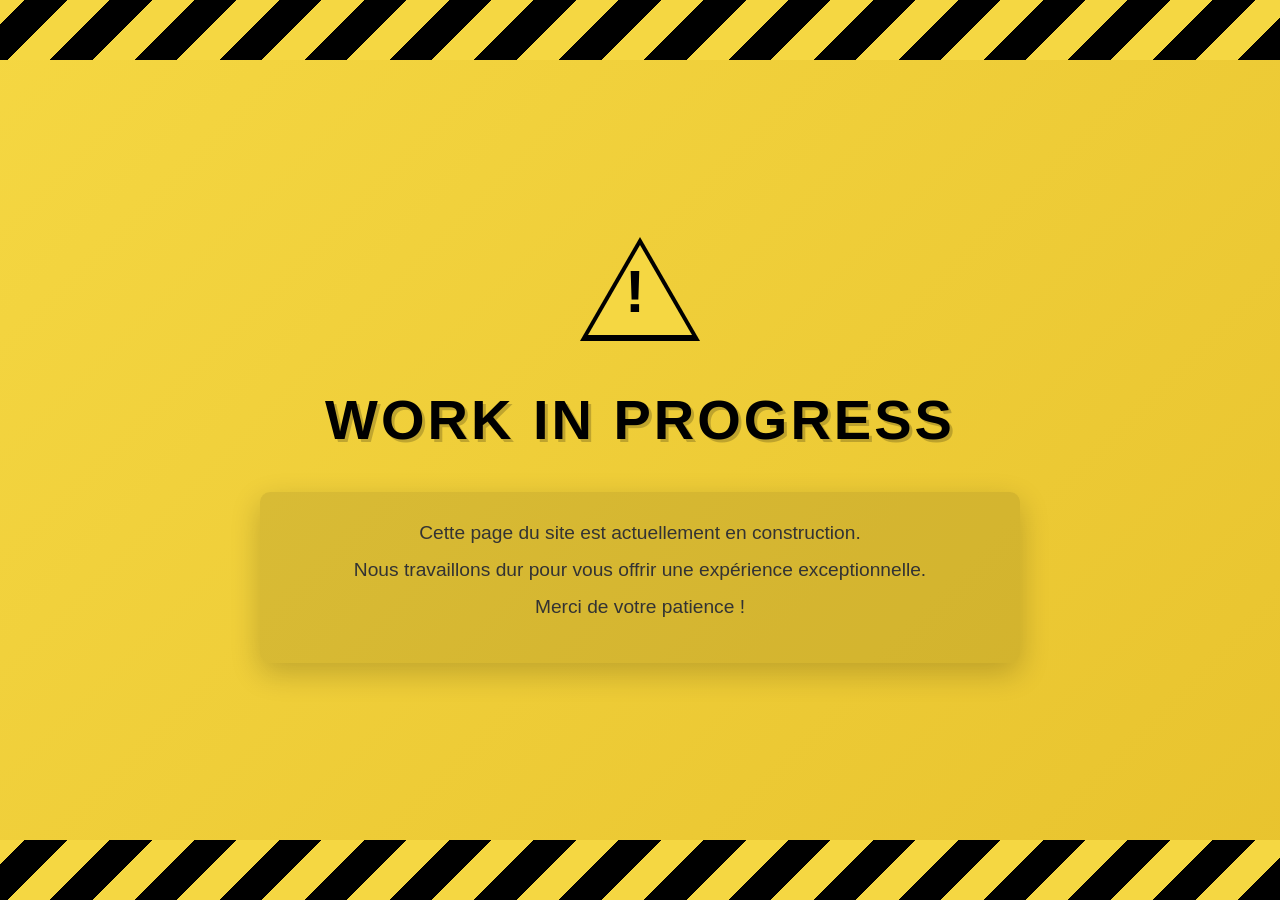
<file: ressources/documents/work_in_progress.html>
<!DOCTYPE html>
<html lang="fr">
<head>
    <meta charset="UTF-8">
    <meta name="viewport" content="width=device-width, initial-scale=1.0">
    <title>Work in Progress</title>
    <style>
        * {
            margin: 0;
            padding: 0;
            box-sizing: border-box;
        }

        body {
            font-family: 'Arial Black', Arial, sans-serif;
            display: flex;
            justify-content: center;
            align-items: center;
            min-height: 100vh;
            background: linear-gradient(135deg, #f5d742 0%, #e8c32e 100%);
            overflow-x: hidden;
            position: relative;
        }

        .container {
            text-align: center;
            padding: 20px;
            max-width: 800px;
            width: 100%;
            position: relative;
            z-index: 1;
        }

        .warning-stripes {
            position: absolute;
            width: 100%;
            height: 60px;
            background: repeating-linear-gradient(
                -45deg,
                #000,
                #000 30px,
                #f5d742 30px,
                #f5d742 60px
            );
            left: 0;
            overflow: hidden;
        }

        .warning-stripes.top {
            top: 0;
        }

        .warning-stripes.bottom {
            bottom: 0;
        }

        /* Corner triangles to fill gaps */
        .corner {
            position: absolute;
            width: 60px;
            height: 60px;
            overflow: hidden;
        }

        .corner::before {
            content: '';
            position: absolute;
            width: 85px;
            height: 85px;

        }

        .corner.top-left {
            top: 0;
            left: 0;
        }

        .corner.top-left::before {
            top: 0;
            left: 0;
            transform-origin: top left;
        }

        .corner.top-right {
            top: 0;
            right: 0;
        }

        .corner.top-right::before {
            top: 0;
            right: 0;
            transform-origin: top right;
        }

        .corner.bottom-left {
            bottom: 0;
            left: 0;
        }

        .corner.bottom-left::before {
            bottom: 0;
            left: 0;
            transform-origin: bottom left;
        }

        .corner.bottom-right {
            bottom: 0;
            right: 0;
        }

        .corner.bottom-right::before {
            bottom: 0;
            right: 0;
            transform-origin: bottom right;
        }

        .warning-icon {
            width: 120px;
            height: 120px;
            margin: 0 auto 30px;
            position: relative;
        }

        .triangle {
            width: 0;
            height: 0;
            border-left: 60px solid transparent;
            border-right: 60px solid transparent;
            border-bottom: 104px solid #000;
            position: relative;
        }

        .triangle::before {
            content: '';
            position: absolute;
            width: 0;
            height: 0;
            border-left: 52px solid transparent;
            border-right: 52px solid transparent;
            border-bottom: 90px solid #f5d742;
            top: 8px;
            left: -52px;
        }

        .triangle::after {
            content: '!';
            position: absolute;
            font-size: 60px;
            font-weight: bold;
            color: #000;
            top: 20px;
            left: -15px;
        }

        h1 {
            font-size: 3.5em;
            color: #000;
            margin-bottom: 20px;
            text-transform: uppercase;
            letter-spacing: 3px;
            text-shadow: 3px 3px 0px rgba(0,0,0,0.2);
        }

        p {
            font-size: 1.2em;
            color: #333;
            margin-bottom: 15px;
            font-family: Arial, sans-serif;
        }

        .message {
            background: rgba(0,0,0,0.1);
            padding: 30px;
            border-radius: 10px;
            margin-top: 40px;
            box-shadow: 0 10px 30px rgba(0,0,0,0.2);
        }

        @media (max-width: 600px) {
            h1 {
                font-size: 2em;
            }

            .warning-icon {
                width: 80px;
                height: 80px;
            }

            .triangle {
                border-left: 40px solid transparent;
                border-right: 40px solid transparent;
                border-bottom: 69px solid #000;
            }

            .triangle::before {
                border-left: 35px solid transparent;
                border-right: 35px solid transparent;
                border-bottom: 60px solid #f5d742;
                left: -35px;
            }

            .triangle::after {
                font-size: 40px;
                top: 15px;
                left: -10px;
            }
        }
    </style>
</head>
<body>
    <div class="warning-stripes top"></div>
    <div class="warning-stripes bottom"></div>

    <div class="corner top-left"></div>
    <div class="corner top-right"></div>
    <div class="corner bottom-left"></div>
    <div class="corner bottom-right"></div>

    <div class="container">
        <div class="warning-icon">
            <div class="triangle"></div>
        </div>

        <h1>Work in Progress</h1>

        <div class="message">
            <p>Cette page du site est actuellement en construction.</p>
            <p>Nous travaillons dur pour vous offrir une expérience exceptionnelle.</p>
            <p>Merci de votre patience !</p>
        </div>
    </div>
</body>
</html>
</file>
